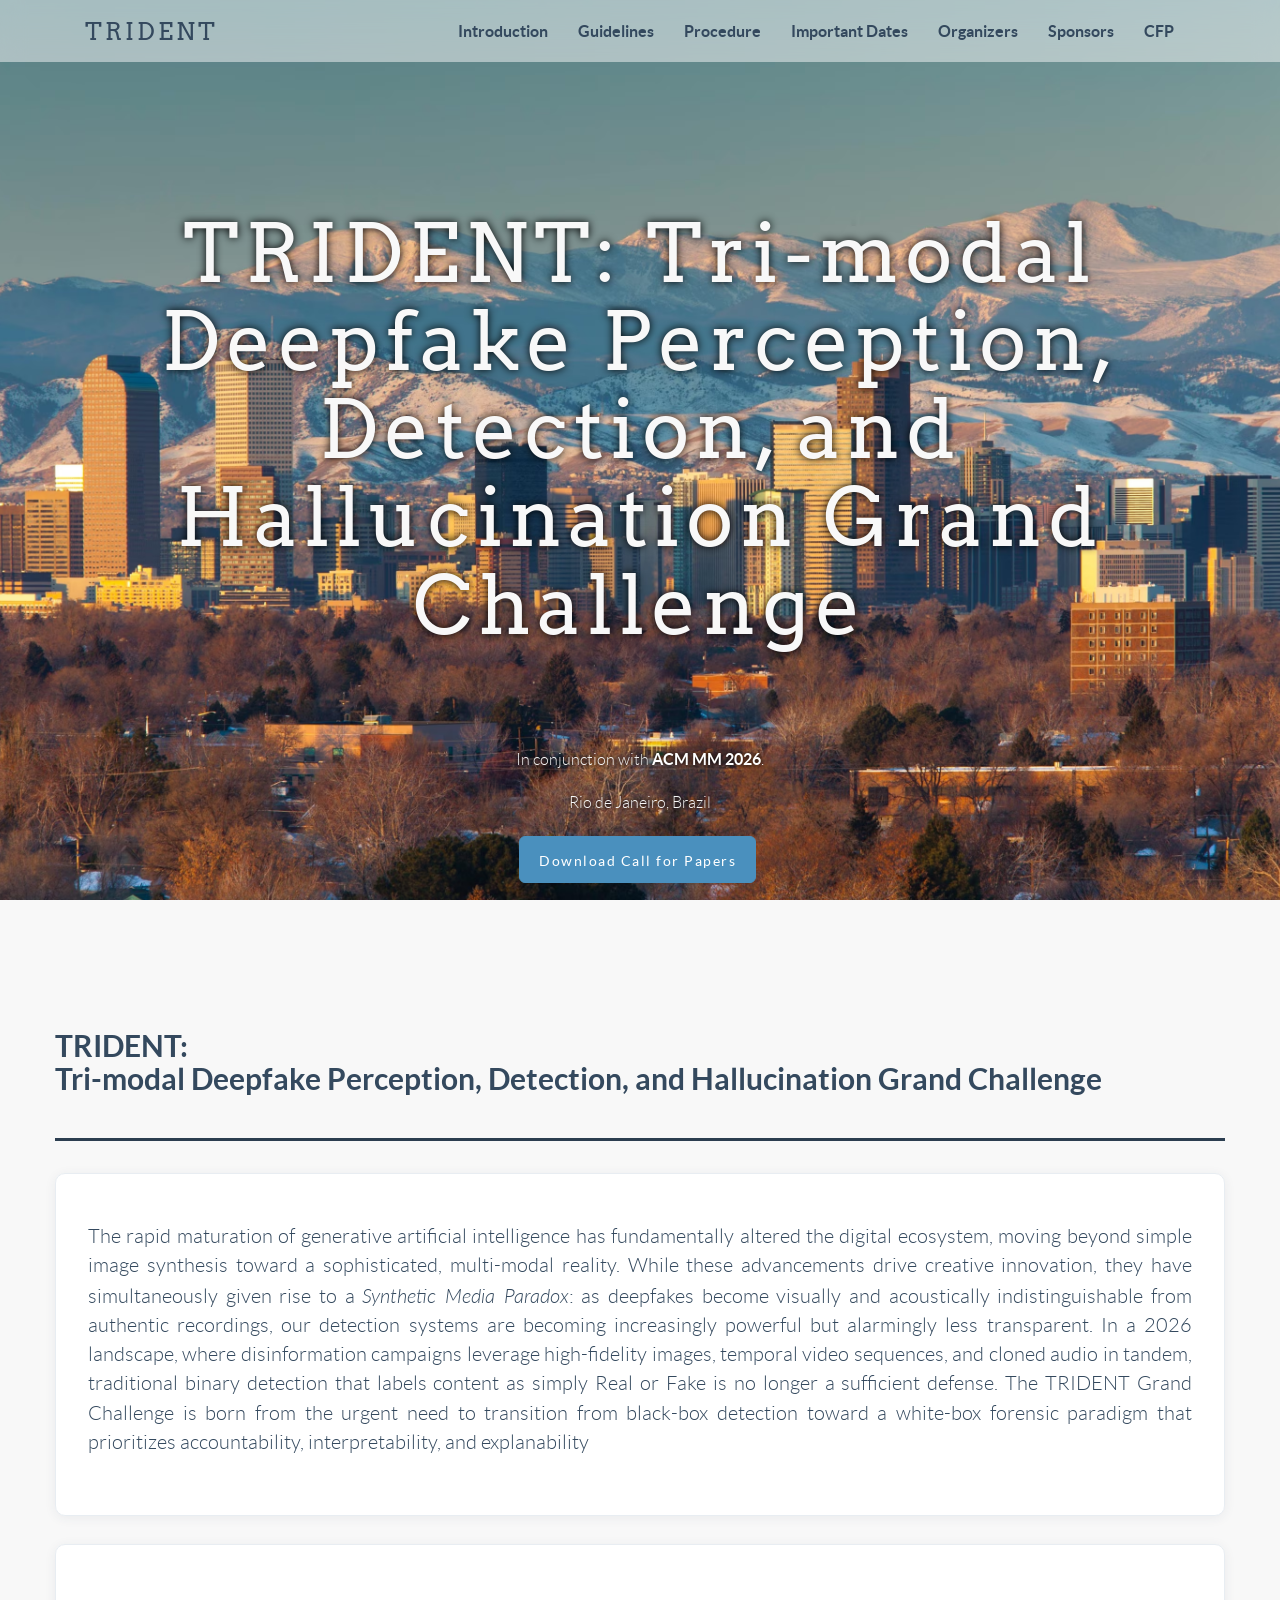
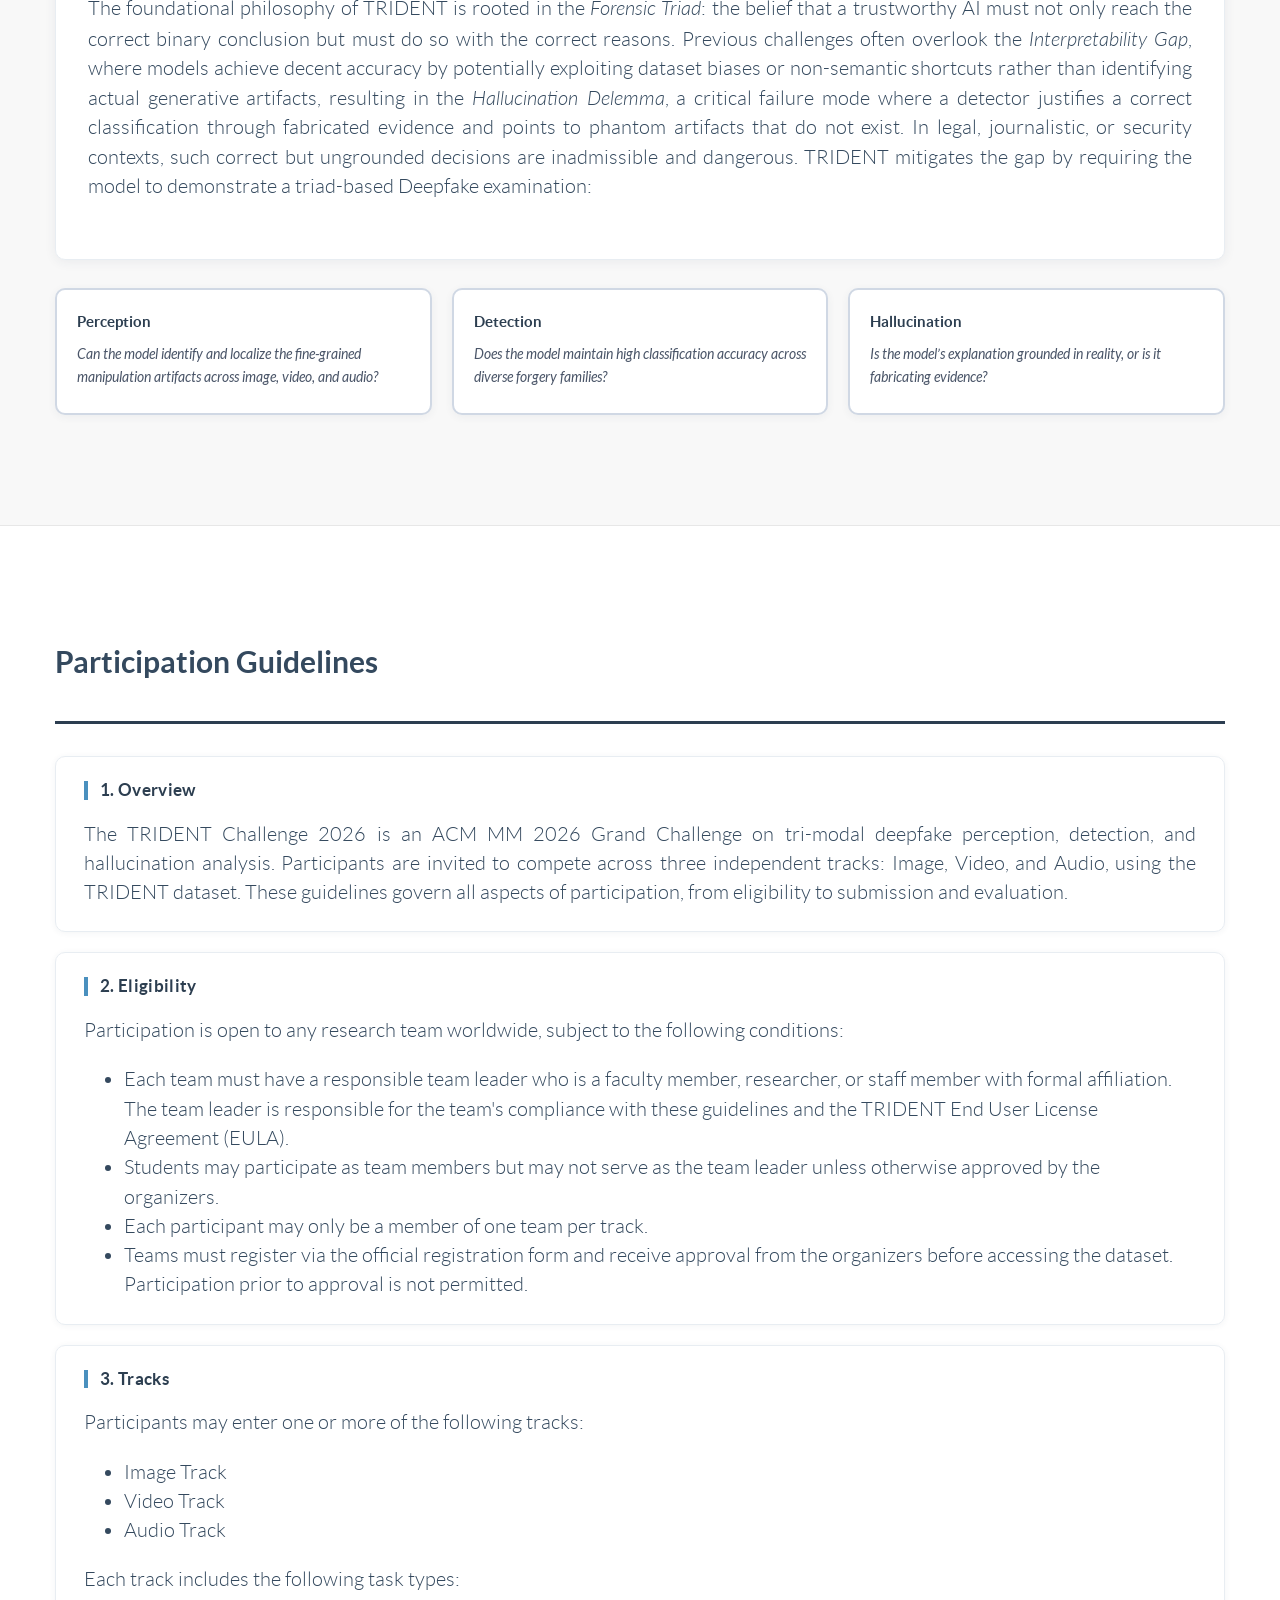
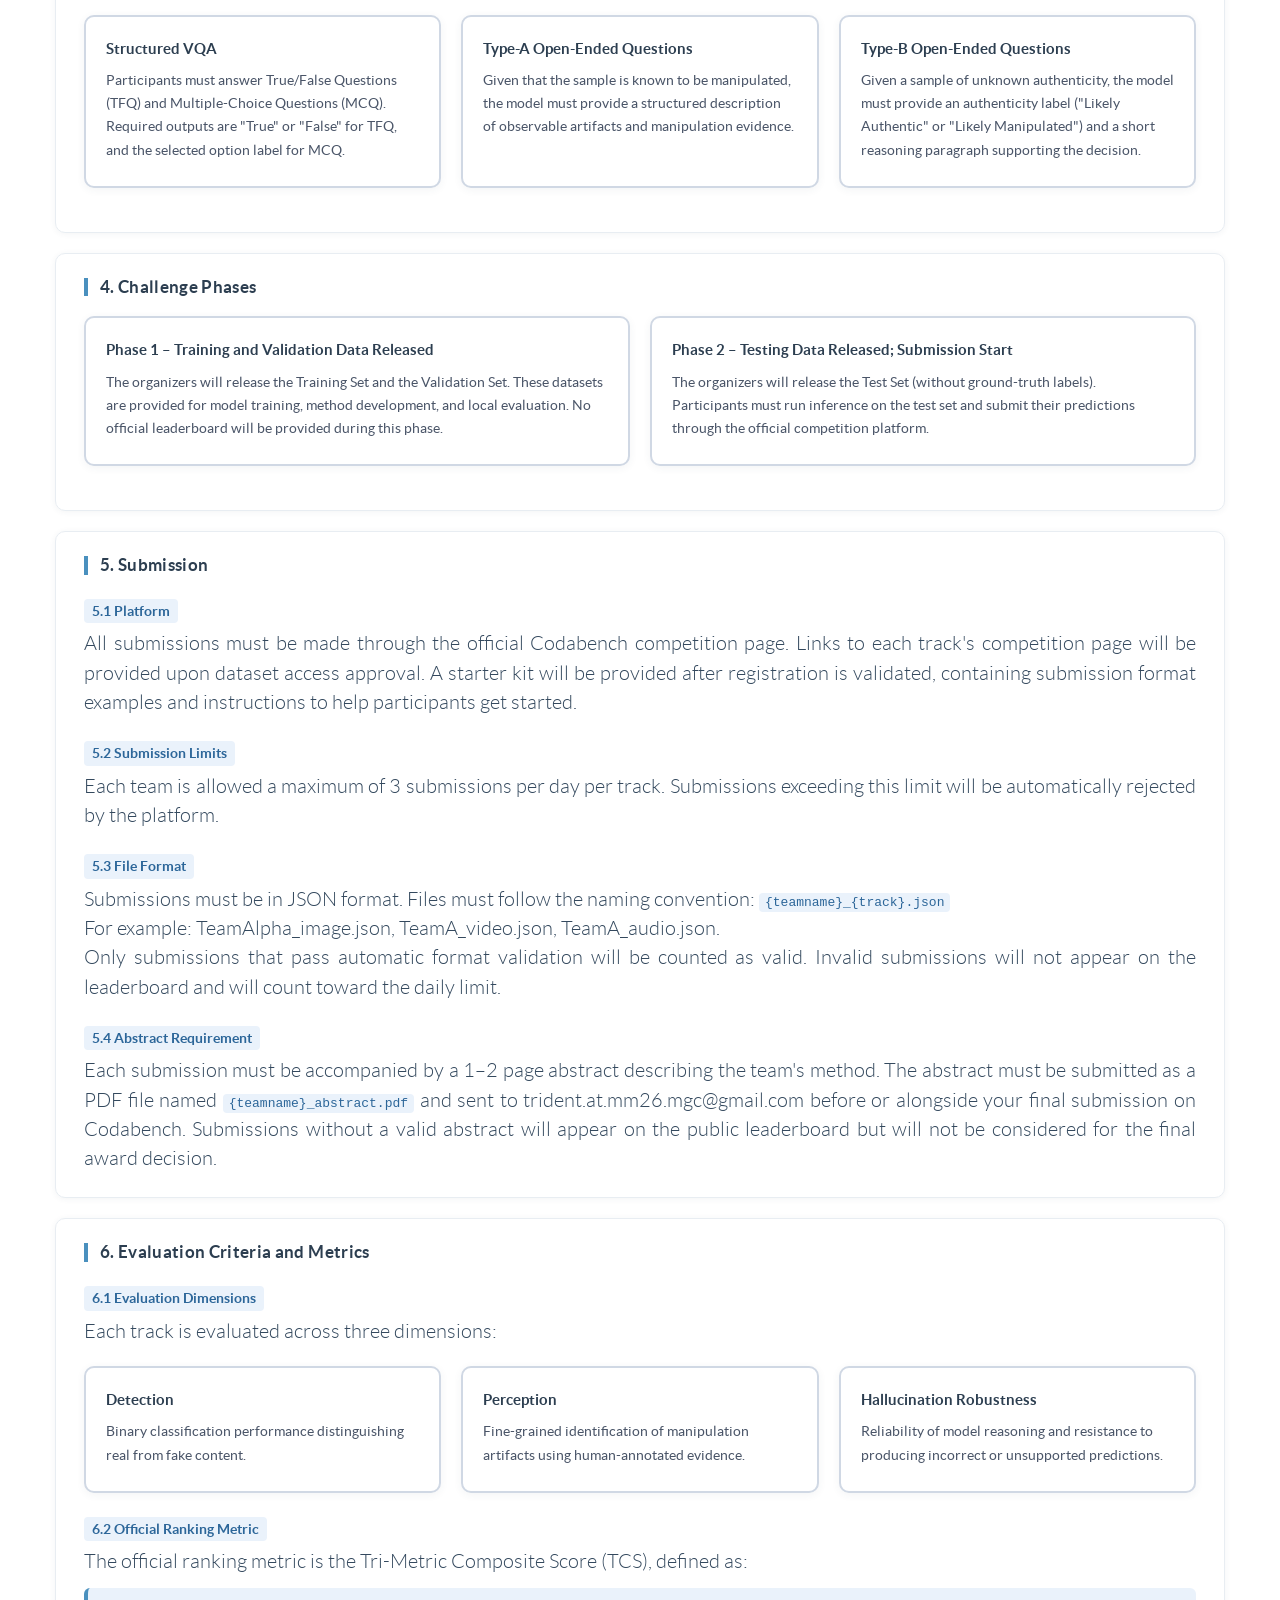
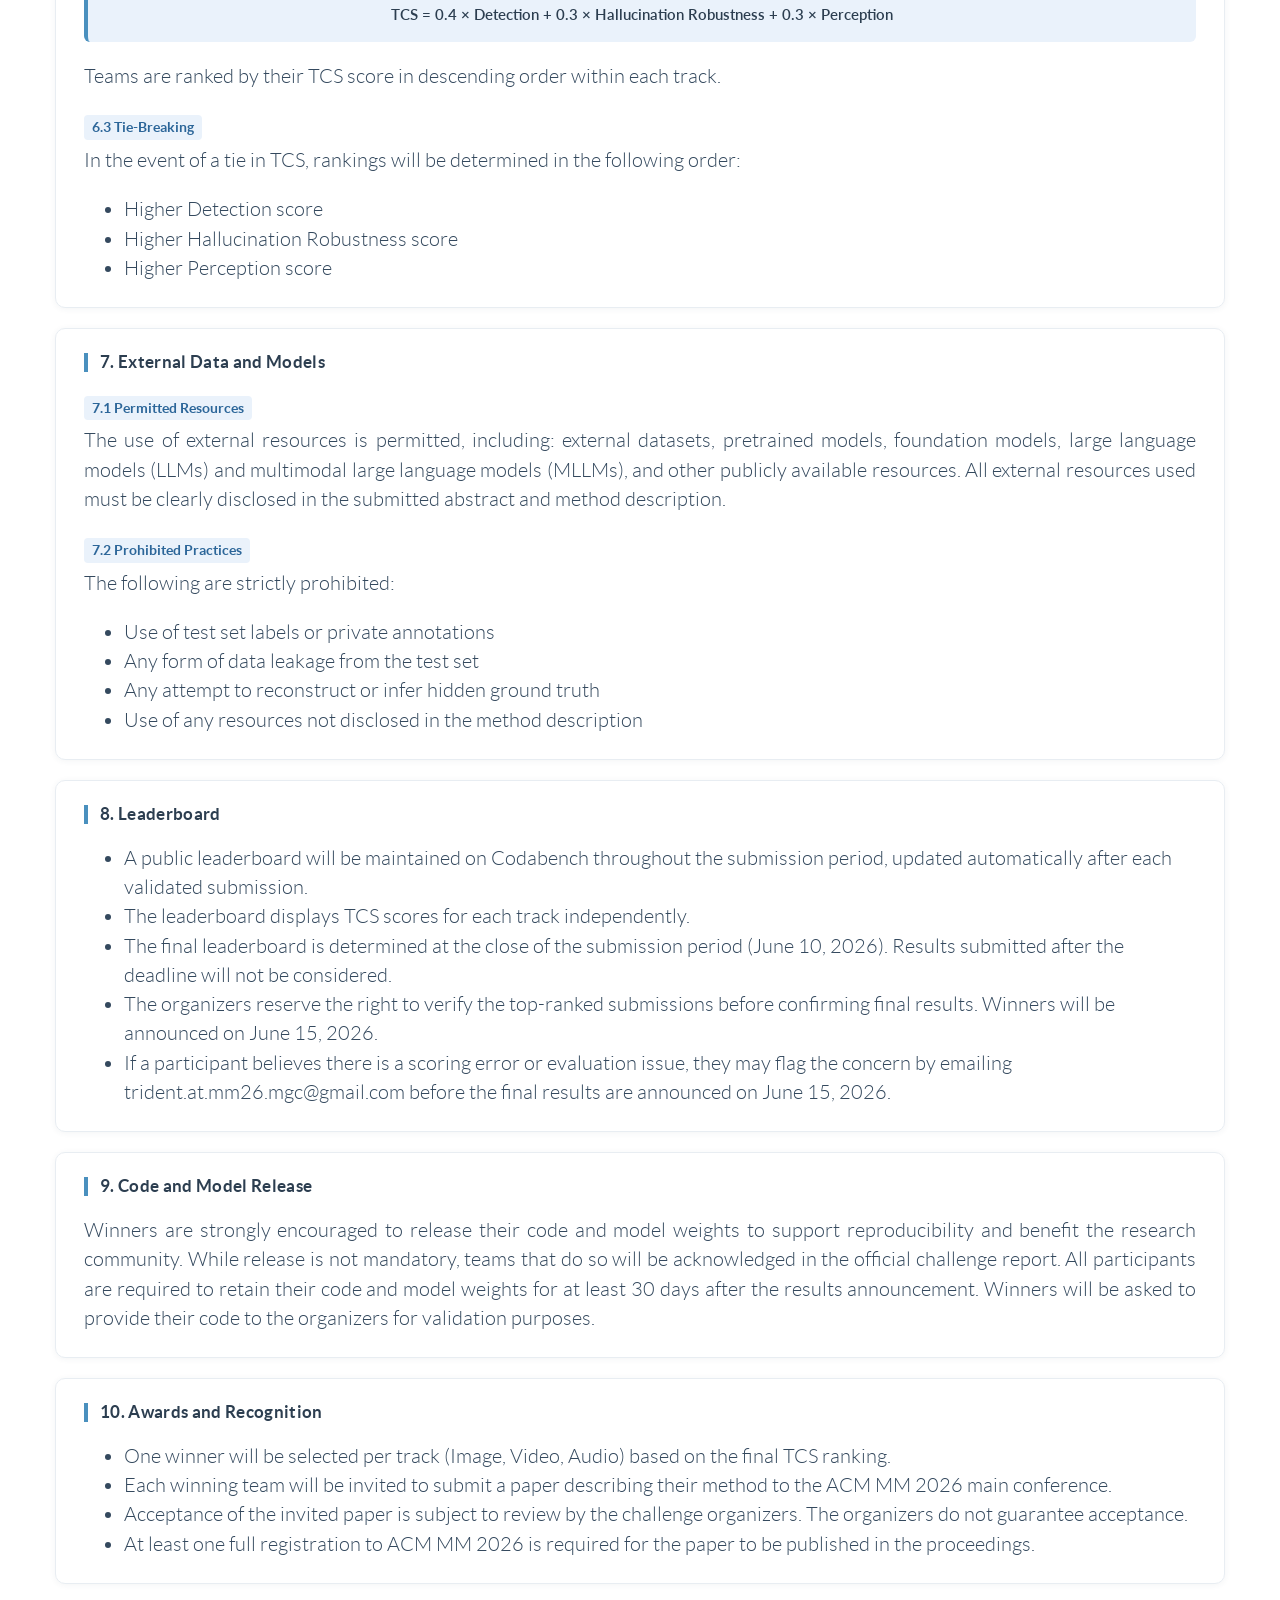
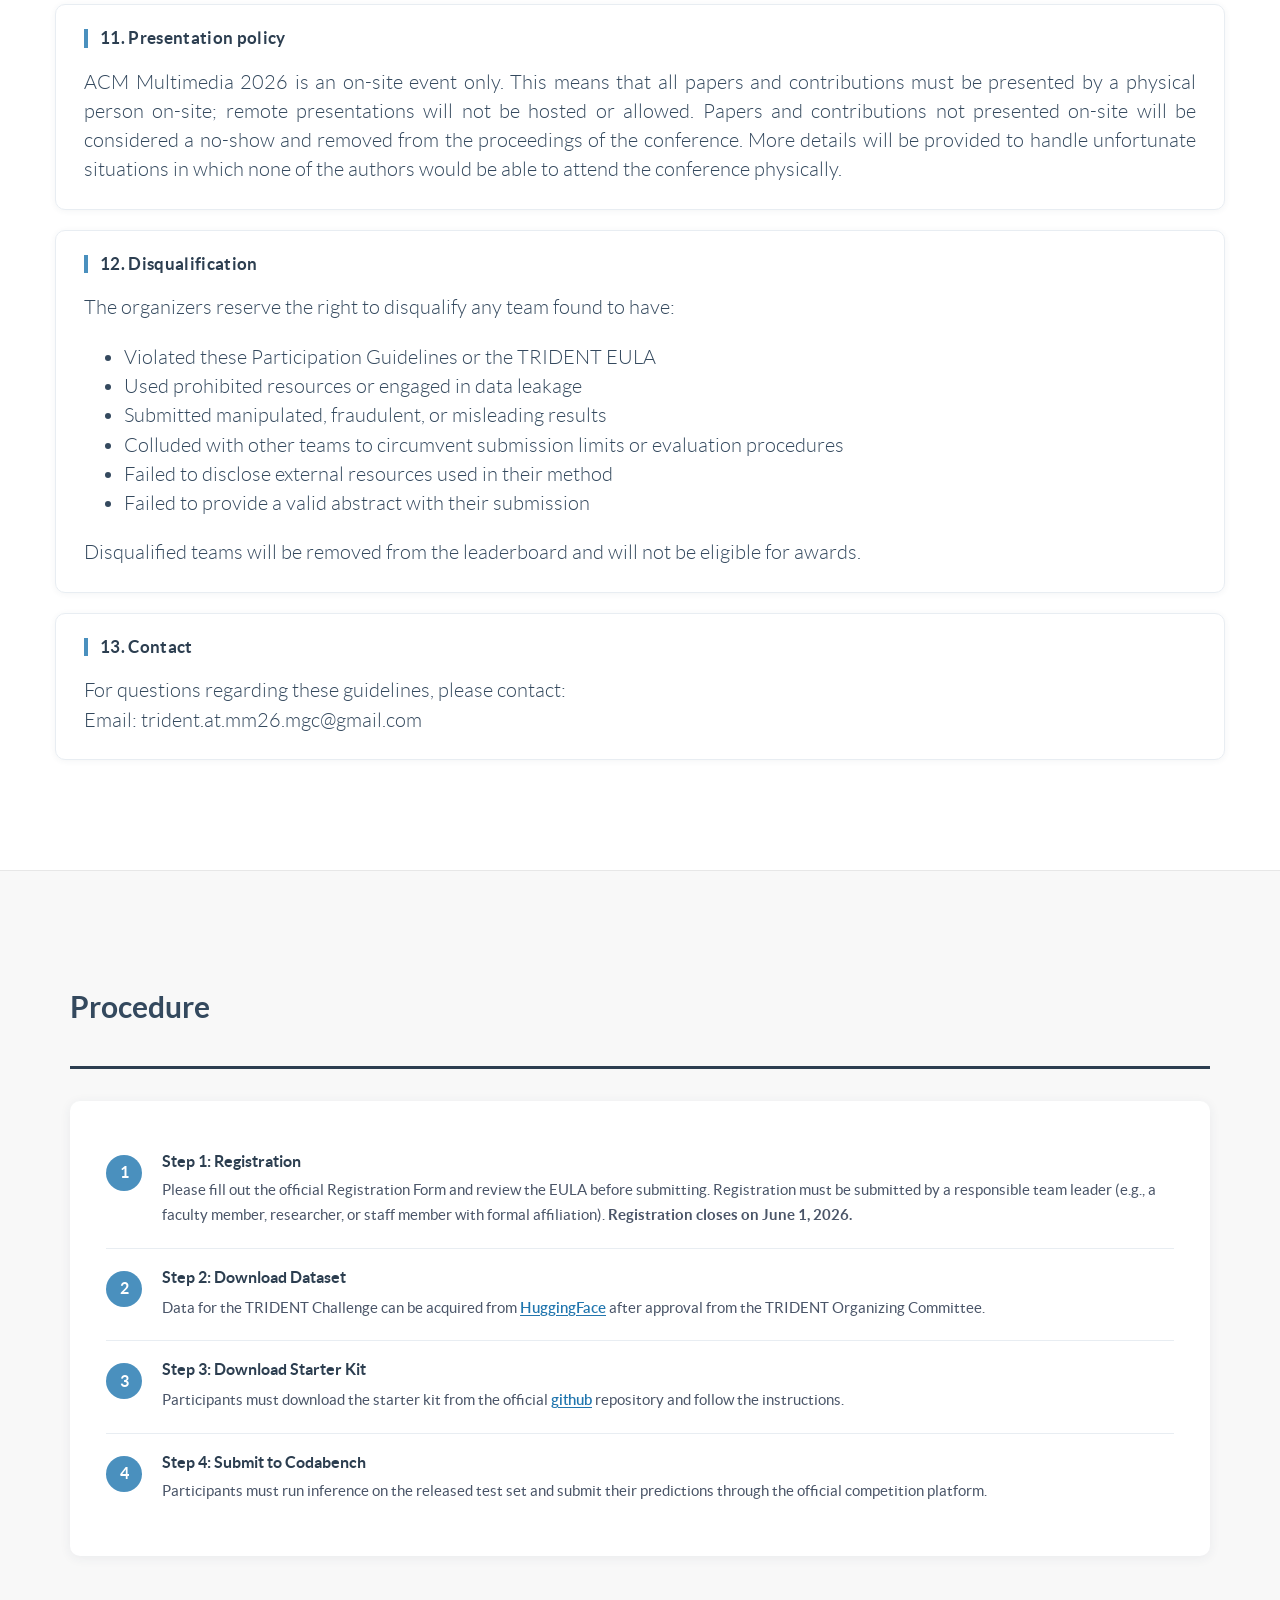
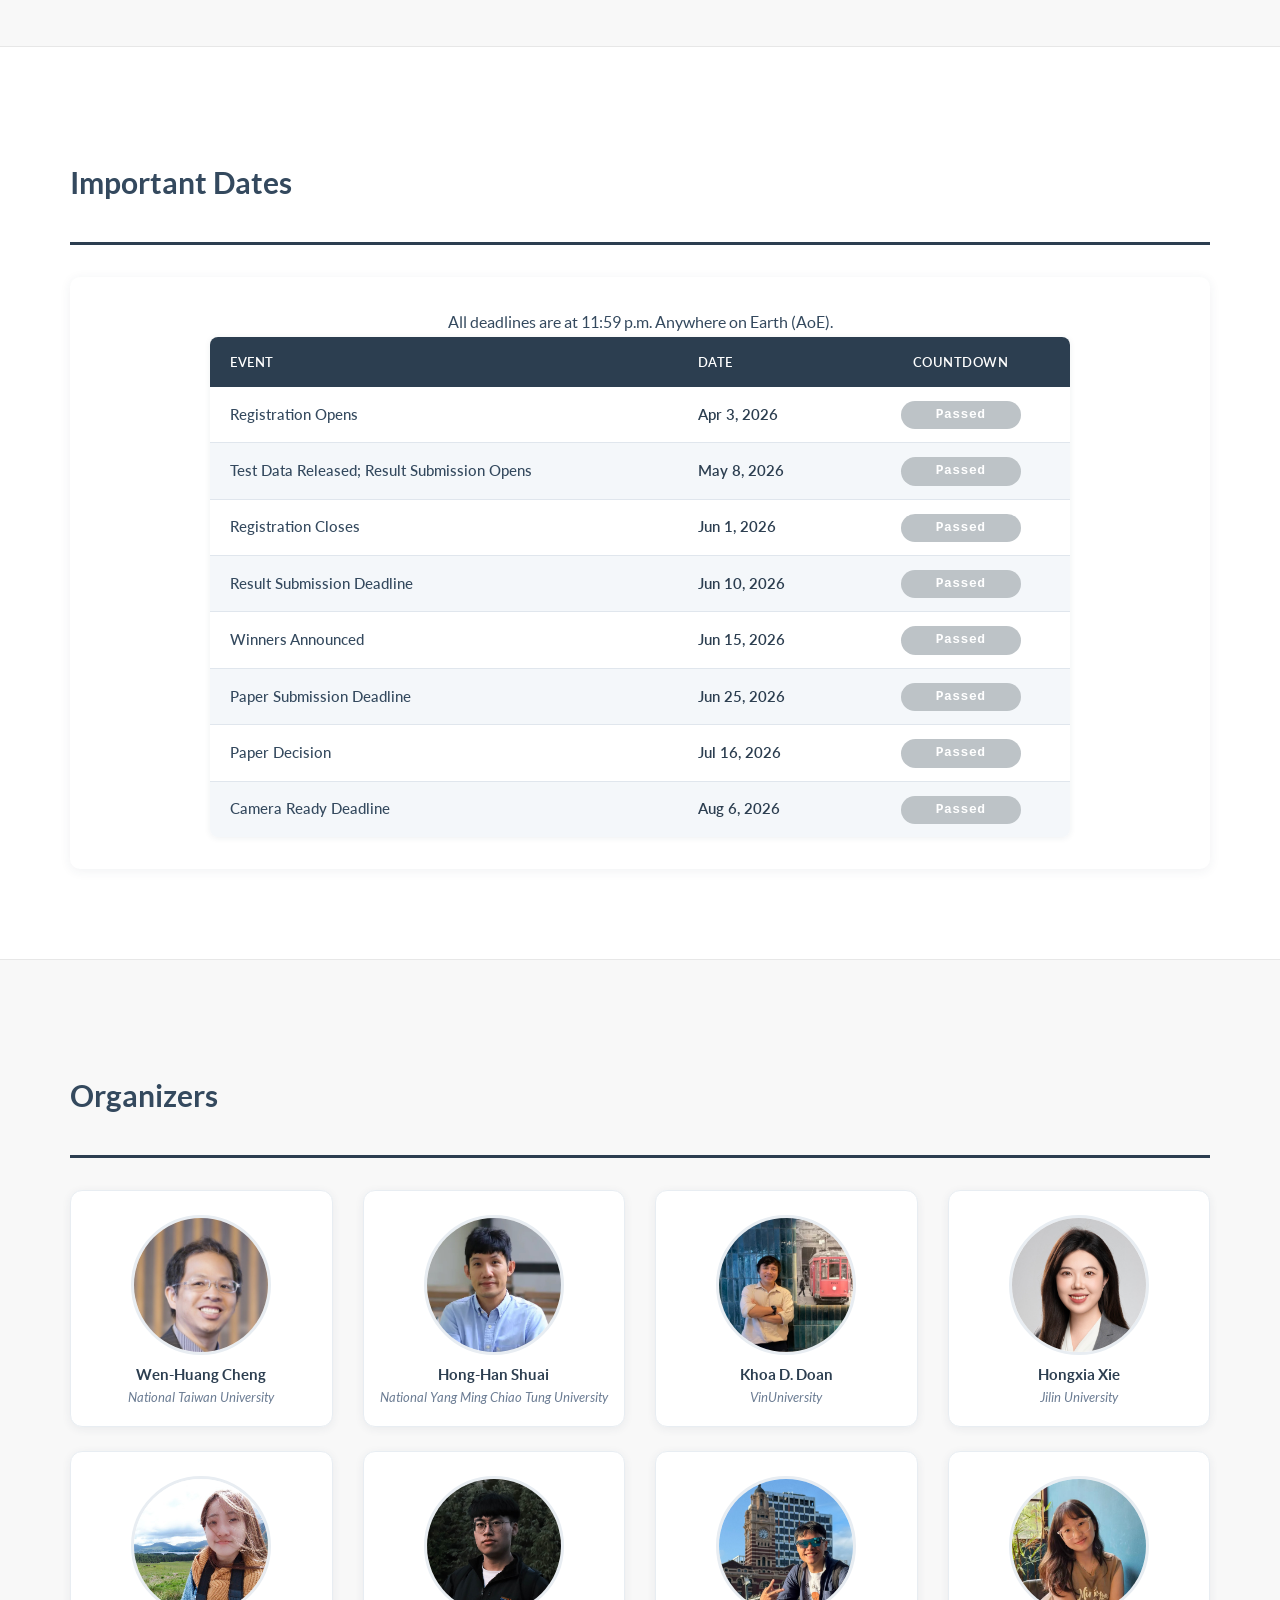
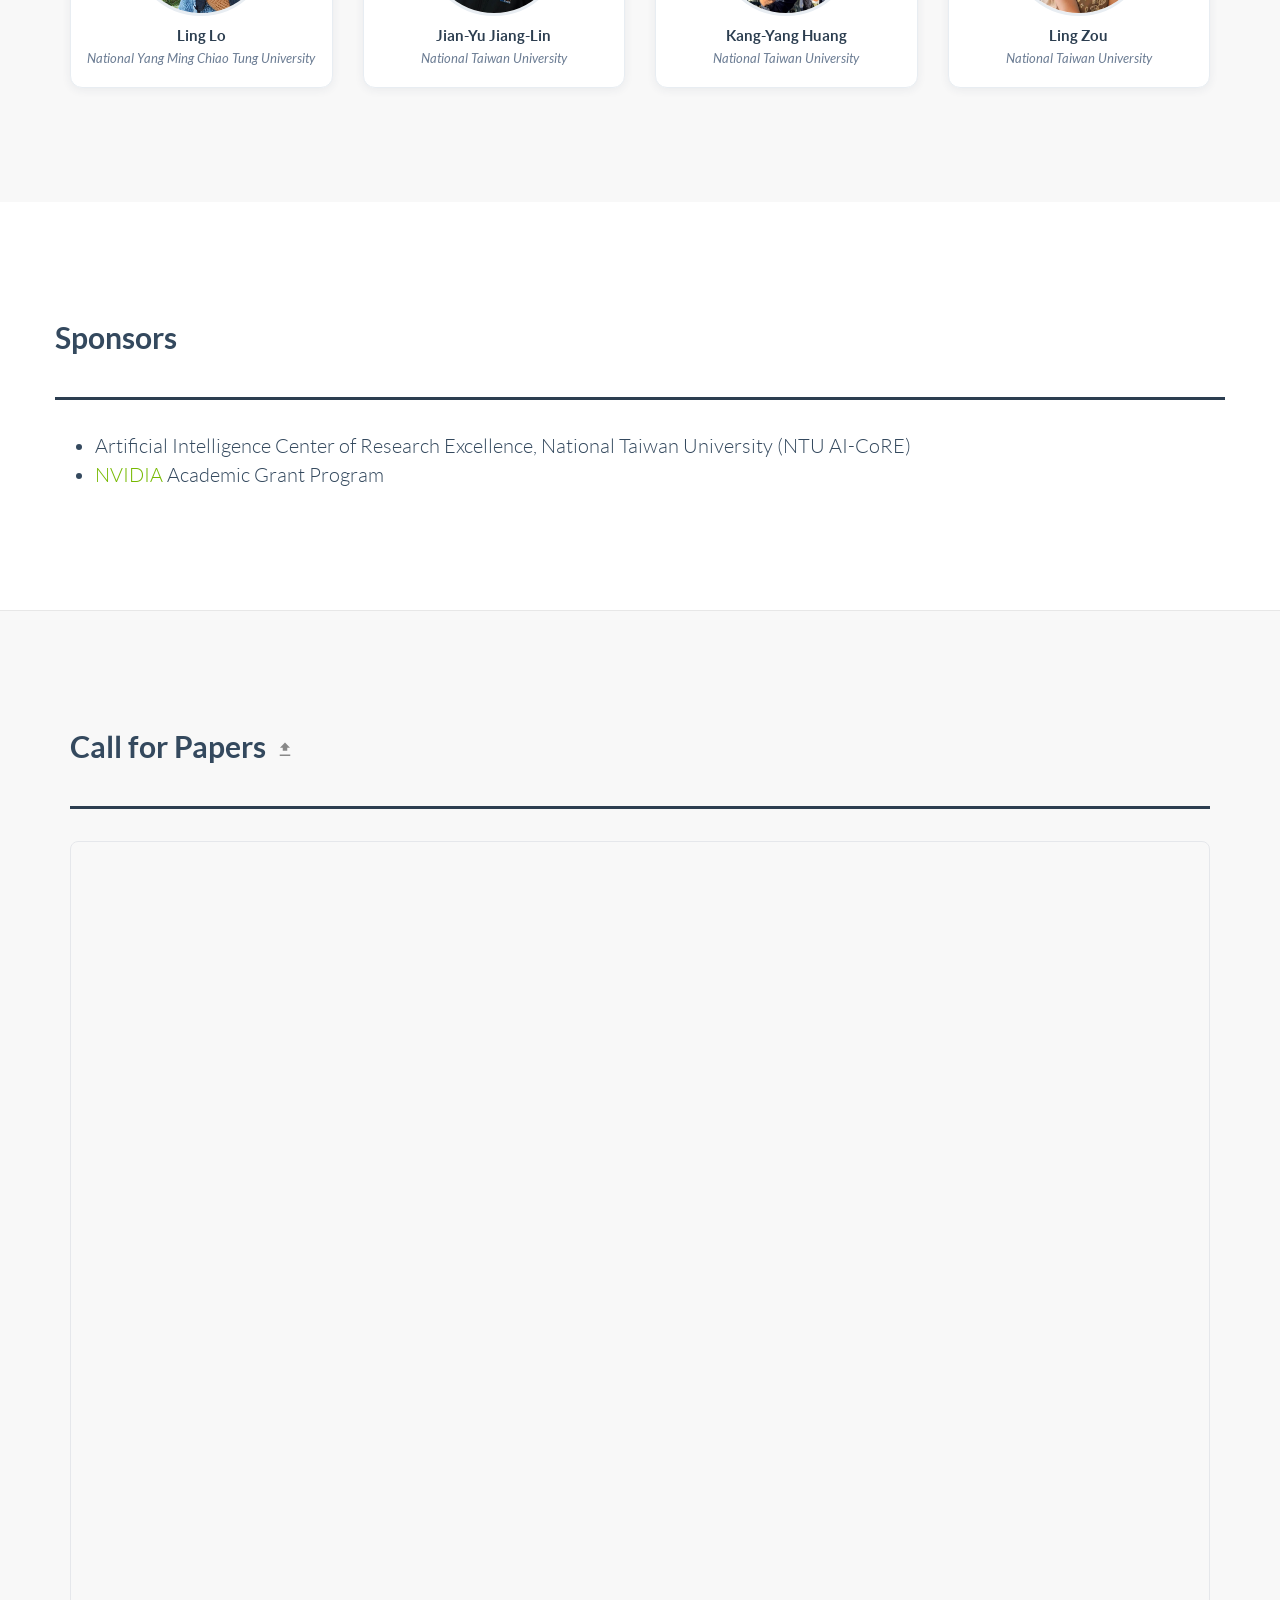
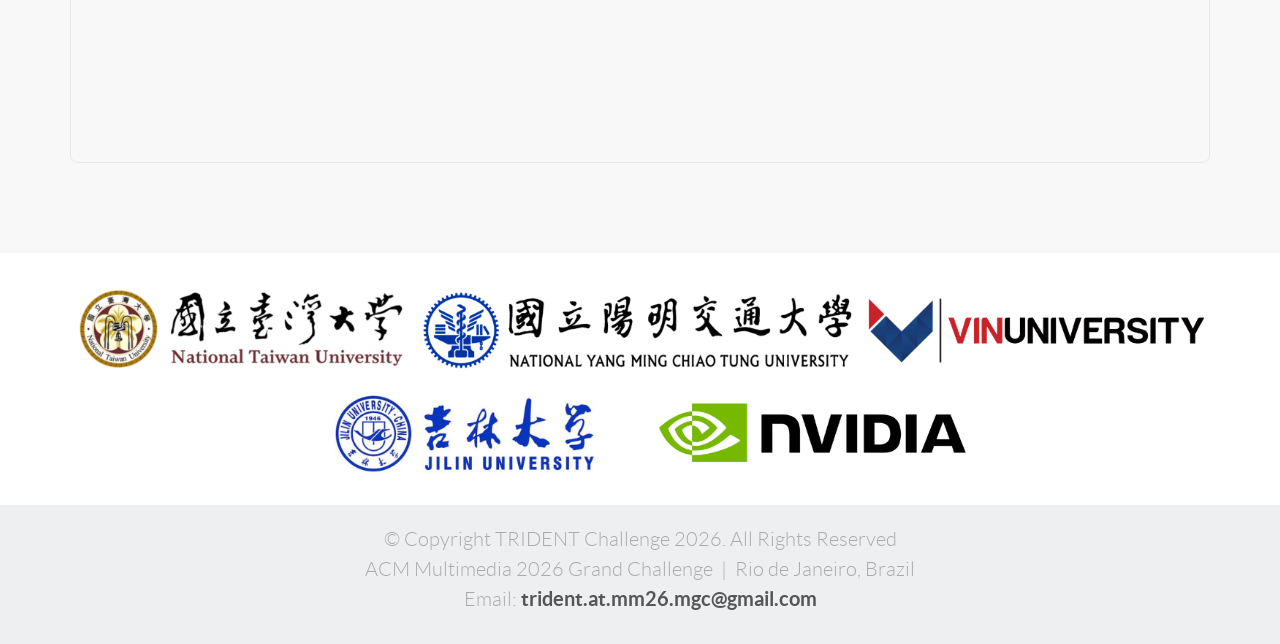
<file: index.html>
<!-- FlatFy Theme - Andrea Galanti /-->
<!doctype html>
<!--[if lt IE 7]> <html class="no-js ie6 oldie" lang="en"> <![endif]-->
<!--[if IE 7]>    <html class="no-js ie7 oldie" lang="en"> <![endif]-->
<!--[if IE 8]>    <html class="no-js ie8 oldie" lang="en"> <![endif]-->
<!--[if IE 9]>    <html class="no-js ie9" lang="en"> <![endif]-->
<!--[if gt IE 9]><!--> <html> <!--<![endif]-->
<head>
    <meta charset="utf-8">
    <meta name="viewport" content="width=device-width, user-scalable=no, initial-scale=1.0, minimum-scale=1.0, maximum-scale=1.0">
    <meta name="description" content="TRIDENT: Tri-modal Deepfake Perception, Detection, and Hallucination Grand Challenge">
    <meta name="author" content="">

    <title>TRIDENT@ACM MM 2026</title>

    <!-- Bootstrap core CSS -->
    <link href="css/bootstrap.min.css" rel="stylesheet">
 
    <!-- Custom Google Web Font -->
    <link href="font-awesome/css/font-awesome.min.css" rel="stylesheet">
    <link href='http://fonts.googleapis.com/css?family=Lato:100,300,400,700,900,100italic,300italic,400italic,700italic,900italic' rel='stylesheet' type='text/css'>
	<link href='http://fonts.googleapis.com/css?family=Arvo:400,700' rel='stylesheet' type='text/css'>
	
    <!-- Custom CSS-->
    <link href="css/general.css" rel="stylesheet">
	
	 <!-- Owl-Carousel -->
    <link href="css/custom.css" rel="stylesheet">
	<link href="css/owl.carousel.css" rel="stylesheet">
    <link href="css/owl.theme.css" rel="stylesheet">
	<link href="css/style.css" rel="stylesheet">
	<link href="css/animate.css" rel="stylesheet">
	
	<!-- Magnific Popup core CSS file -->
	<link rel="stylesheet" href="css/magnific-popup.css"> 
	
	<script src="js/modernizr-2.8.3.min.js"></script>  <!-- Modernizr /-->
	<!--[if IE 9]>
		<script src="js/PIE_IE9.js"></script>
	<![endif]-->
	<!--[if lt IE 9]>
		<script src="js/PIE_IE678.js"></script>
	<![endif]-->

	<!--[if lt IE 9]>
		<script src="js/html5shiv.js"></script>
	<![endif]-->

</head>

<body id="home">

	<!-- Preloader -->
	<div id="preloader">
		<div id="status"></div>
	</div>
	
	<!-- FullScreen -->
    <div class="intro-header-2026">
		<div class="col-xs-12 text-center abcen1">
			<h1 class="h1_home wow fadeIn" data-wow-delay="0.4s" style="text-shadow: 0 0 8px #000000;">TRIDENT: Tri-modal Deepfake Perception, Detection, and Hallucination Grand Challenge</h1>
			<h3 class="h3_home wow fadeIn" data-wow-delay="0.6s" style="text-shadow: 0px 0px 4px black, 0 0 25px black"> 
				<br></br>
				<!-- <br></br> -->
				<p>In conjunction with <a style="color:white" href="https://2026.acmmm.org/" target="_blank"><b>ACM MM 2026</b></a>. </p> 
				<p>Rio de Janeiro, Brazil</p>
				<!-- <p>Room: West 223-224</p> -->
			</h3>
			<ul class="list-inline intro-social-buttons" style="margin-top: 20px;">
				<li><a href="CFP.pdf" target="_blank" class="btn btn-lg mybutton_cyano wow fadeIn" data-wow-delay="0.8s"><span class="network-name">Download Call for Papers</span></a></li>
				<!-- Challenge has ended: registration form and EULA links hidden
				<li><a href="https://forms.gle/fSStUa853ovsmsRQ9" target="_blank" class="btn btn-lg mybutton_cyano wow fadeIn" data-wow-delay="1.0s"><span class="network-name">Registration Form</span></a></li>
				<li><a href="TRIDENT_EULA_updated.pdf" target="_blank" class="btn btn-lg mybutton_cyano wow fadeIn" data-wow-delay="0.8s"><span class="network-name">Download EULA</span></a></li>
				-->
			</ul>
		</div>
    </div>
	
	<!-- NavBar-->
	<nav class="navbar-default" role="navigation">
		<div class="container">
			<div class="navbar-header">
				<button type="button" class="navbar-toggle" data-toggle="collapse" data-target=".navbar-ex1-collapse">
					<span class="sr-only">Toggle navigation</span>
					<span class="icon-bar"></span>
					<span class="icon-bar"></span>
					<span class="icon-bar"></span>
				</button>
				<a class="navbar-brand" href="#home">TRIDENT</a>
			</div>

			<div class="collapse navbar-collapse navbar-right navbar-ex1-collapse">
				<ul class="nav navbar-nav">
					
					<li class="menuItem"><a href="#intro">Introduction</a></li>
					<li class="menuItem"><a href="#guidelines">Guidelines</a></li>
					<!-- <li class="menuItem"><a href="#registration">Registration</a></li> -->
					<li class="menuItem"><a href="#procedure">Procedure</a></li>
					<li class="menuItem"><a href="#dates">Important Dates</a></li>
					<!-- <li class="menuItem"><a href="#invited">Invited Speakers</a></li> -->
					<li class="menuItem"><a href="#organizers">Organizers</a></li>	
					<li class="menuItem"><a href="#sponsors">Sponsors</a></li>
					<li class="menuItem"><a href="#cfp">CFP</a></li>
					<!-- <li class="menuItem"><a href="#old_editions">Old Editions</a></li> -->
					<!-- <li class="menuItem"><a href="#contacts">Contacts</a></li> -->
					
				</ul>
			</div>
		   
		</div>
	</nav> 
	
	<!-- Scope -->
    <div id ="intro" class="content-section-a" style="border-top: 0; padding-top: calc(60px + 2.5em)">

        <div class="container">
			
            <div class="row">
				
                <div class="wow fadeInRightBig" data-animation-delay="200">
                    <div class="section-header section-header-left">
                        <h3 class="section-heading">TRIDENT:<br>Tri-modal Deepfake Perception, Detection, and Hallucination Grand Challenge</h3>
                    </div>
                    <div class="scope-intro">
                        <p class="lead" style="text-align:justify">
						The rapid maturation of generative artificial intelligence has fundamentally altered the digital ecosystem, moving beyond simple image synthesis toward a sophisticated, multi-modal reality. While these advancements drive creative innovation, they have simultaneously given rise to a <i>Synthetic Media Paradox</i>: as deepfakes become visually and acoustically indistinguishable from authentic recordings, our detection systems are becoming increasingly powerful but alarmingly less transparent. In a 2026 landscape, where disinformation campaigns leverage high-fidelity images, temporal video sequences, and cloned audio in tandem, traditional binary detection that labels content as simply Real or Fake is no longer a sufficient defense. The TRIDENT Grand Challenge is born from the urgent need to transition from black-box detection toward a white-box forensic paradigm that prioritizes accountability, interpretability, and explanability
					    </p>
                    </div>
                    <div class="scope-intro">
                        <p class="lead" style="text-align:justify">
						The foundational philosophy of TRIDENT is rooted in the <i>Forensic Triad</i>: the belief that a trustworthy AI must not only reach the correct binary conclusion but must do so with the correct reasons. Previous challenges often overlook the <i>Interpretability Gap</i>, where models achieve decent accuracy by potentially exploiting dataset biases or non-semantic shortcuts rather than identifying actual generative artifacts, resulting in the <i>Hallucination Delemma</i>, a critical  failure mode where a detector justifies a correct classification through fabricated evidence and points to phantom artifacts that do not exist. In legal, journalistic, or security contexts, such correct but ungrounded decisions are inadmissible and dangerous. TRIDENT mitigates the gap by requiring the model to demonstrate a triad-based Deepfake examination:
					    </p>
                    </div>
					<div class="task-card-row">
						<div class="task-card">
							<h5 class="task-card-title">Perception</h5>
							<p class="task-card-body"><em>Can the model identify and localize the fine-grained manipulation artifacts across image, video, and audio?</em></p>
						</div>
						<div class="task-card">
							<h5 class="task-card-title">Detection</h5>
							<p class="task-card-body"><em>Does the model maintain high classification accuracy across diverse forgery families?</em></p>
						</div>
						<div class="task-card">
							<h5 class="task-card-title">Hallucination</h5>
							<p class="task-card-body"><em>Is the model’s explanation grounded in reality, or is it fabricating evidence?</em></p>
						</div>
					</div>
				</div>
			</div>
            </div>
        </div>
        <!-- /.container -->
    </div>

	<!-- Call for Papers -->
    <div id ="guidelines" class="content-section-b">

        <div class="container">
			
            <div class="row">				
                <div class="wow fadeInLeftBig" data-animation-delay="200">
                    <div class="section-header section-header-left">
                        <h3 class="section-heading">Participation Guidelines</h3>
                    </div>
					<div class="guideline-panel">
						<h4 class="section-heading">1. Overview</h4>
						<p class="lead" style="text-align:justify">
							The TRIDENT Challenge 2026 is an ACM MM 2026 Grand Challenge on tri-modal deepfake perception, detection, and hallucination analysis. Participants are invited to compete across three independent tracks: Image, Video, and Audio, using the TRIDENT dataset. These guidelines govern all aspects of participation, from eligibility to submission and evaluation.
						</p>
					</div>

					<div class="guideline-panel">
						<h4 class="section-heading">2. Eligibility</h4>
						<p class="lead" style="text-align:justify">Participation is open to any research team worldwide, subject to the following conditions:</p>
						<ul class="lead">
							<li>Each team must have a responsible team leader who is a faculty member, researcher, or staff member with formal affiliation. The team leader is responsible for the team's compliance with these guidelines and the TRIDENT End User License Agreement (EULA).</li>
							<li>Students may participate as team members but may not serve as the team leader unless otherwise approved by the organizers.</li>
							<li>Each participant may only be a member of one team per track.</li>
							<li>Teams must register via the official registration form and receive approval from the organizers before accessing the dataset. Participation prior to approval is not permitted.</li>
						</ul>
					</div>

					<div class="guideline-panel">
						<h4 class="section-heading">3. Tracks</h4>
						<p class="lead" style="text-align:justify">Participants may enter one or more of the following tracks:</p>
						<ul class="lead">
							<li>Image Track</li>
							<li>Video Track</li>
							<li>Audio Track</li>
						</ul>
						<p class="lead" style="text-align:justify">Each track includes the following task types:</p>
						<div class="task-card-row">
							<div class="task-card">
								<h5 class="task-card-title">Structured VQA</h5>
								<p class="task-card-body">Participants must answer True/False Questions (TFQ) and Multiple-Choice Questions (MCQ). Required outputs are "True" or "False" for TFQ, and the selected option label for MCQ.</p>
							</div>
							<div class="task-card">
								<h5 class="task-card-title">Type-A Open-Ended Questions</h5>
								<p class="task-card-body">Given that the sample is known to be manipulated, the model must provide a structured description of observable artifacts and manipulation evidence.</p>
							</div>
							<div class="task-card">
								<h5 class="task-card-title">Type-B Open-Ended Questions</h5>
								<p class="task-card-body">Given a sample of unknown authenticity, the model must provide an authenticity label ("Likely Authentic" or "Likely Manipulated") and a short reasoning paragraph supporting the decision.</p>
							</div>
						</div>
					</div>

					<div class="guideline-panel">
						<h4 class="section-heading">4. Challenge Phases</h4>
						<div class="task-card-row">
							<div class="task-card">
								<h5 class="task-card-title">Phase 1 &ndash; Training and Validation Data Released</h5>
								<p class="task-card-body">The organizers will release the Training Set and the Validation Set. These datasets are provided for model training, method development, and local evaluation. No official leaderboard will be provided during this phase.</p>
							</div>
							<div class="task-card">
								<h5 class="task-card-title">Phase 2 &ndash; Testing Data Released; Submission Start</h5>
								<p class="task-card-body">The organizers will release the Test Set (without ground-truth labels). Participants must run inference on the test set and submit their predictions through the official competition platform.</p>
							</div>
						</div>
					</div>

					<div class="guideline-panel">
						<h4 class="section-heading">5. Submission</h4>
						<p class="lead" style="text-align:justify"><span class="sub-label">5.1 Platform</span><br>
							All submissions must be made through the official Codabench competition page. Links to each track's competition page will be provided upon dataset access approval. A starter kit will be provided after registration is validated, containing submission format examples and instructions to help participants get started.
						</p>
						<p class="lead" style="text-align:justify"><span class="sub-label">5.2 Submission Limits</span><br>
							Each team is allowed a maximum of 3 submissions per day per track. Submissions exceeding this limit will be automatically rejected by the platform.
						</p>
						<p class="lead" style="text-align:justify"><span class="sub-label">5.3 File Format</span><br>
							Submissions must be in JSON format. Files must follow the naming convention: <code>{teamname}_{track}.json</code><br>
							For example: TeamAlpha_image.json, TeamA_video.json, TeamA_audio.json.<br>
							Only submissions that pass automatic format validation will be counted as valid. Invalid submissions will not appear on the leaderboard and will count toward the daily limit.
						</p>
						<p class="lead" style="text-align:justify"><span class="sub-label">5.4 Abstract Requirement</span><br>
							Each submission must be accompanied by a 1–2 page abstract describing the team's method. The abstract must be submitted as a PDF file named <code>{teamname}_abstract.pdf</code> and sent to <a href="mailto:trident.at.mm26.mgc@gmail.com">trident.at.mm26.mgc@gmail.com</a> before or alongside your final submission on Codabench. Submissions without a valid abstract will appear on the public leaderboard but will not be considered for the final award decision.
						</p>
					</div>

					<div class="guideline-panel">
						<h4 class="section-heading">6. Evaluation Criteria and Metrics</h4>
						<p class="lead" style="text-align:justify"><span class="sub-label">6.1 Evaluation Dimensions</span><br>
							Each track is evaluated across three dimensions:
						</p>
						<div class="task-card-row">
							<div class="task-card">
								<h5 class="task-card-title">Detection</h5>
								<p class="task-card-body">Binary classification performance distinguishing real from fake content.</p>
							</div>
							<div class="task-card">
								<h5 class="task-card-title">Perception</h5>
								<p class="task-card-body">Fine-grained identification of manipulation artifacts using human-annotated evidence.</p>
							</div>
							<div class="task-card">
								<h5 class="task-card-title">Hallucination Robustness</h5>
								<p class="task-card-body">Reliability of model reasoning and resistance to producing incorrect or unsupported predictions.</p>
							</div>
						</div>
						<p class="lead" style="text-align:justify"><span class="sub-label">6.2 Official Ranking Metric</span><br>
							The official ranking metric is the Tri-Metric Composite Score (TCS), defined as:
						</p>
						<div class="formula-box">
							TCS = 0.4 &times; Detection + 0.3 &times; Hallucination Robustness + 0.3 &times; Perception
						</div>
						<p class="lead" style="text-align:justify">
							Teams are ranked by their TCS score in descending order within each track.
						</p>
						<p class="lead" style="text-align:justify"><span class="sub-label">6.3 Tie-Breaking</span><br>
							In the event of a tie in TCS, rankings will be determined in the following order:
						</p>
						<ol class="lead">
							<li>Higher Detection score</li>
							<li>Higher Hallucination Robustness score</li>
							<li>Higher Perception score</li>
						</ol>
					</div>

					<div class="guideline-panel">
						<h4 class="section-heading">7. External Data and Models</h4>
						<p class="lead" style="text-align:justify"><span class="sub-label">7.1 Permitted Resources</span><br>
							The use of external resources is permitted, including: external datasets, pretrained models, foundation models, large language models (LLMs) and multimodal large language models (MLLMs), and other publicly available resources. All external resources used must be clearly disclosed in the submitted abstract and method description.
						</p>
						<p class="lead" style="text-align:justify"><span class="sub-label">7.2 Prohibited Practices</span><br>
							The following are strictly prohibited:
						</p>
						<ul class="lead">
							<li>Use of test set labels or private annotations</li>
							<li>Any form of data leakage from the test set</li>
							<li>Any attempt to reconstruct or infer hidden ground truth</li>
							<li>Use of any resources not disclosed in the method description</li>
						</ul>
					</div>

					<div class="guideline-panel">
						<h4 class="section-heading">8. Leaderboard</h4>
						<ul class="lead">
							<li>A public leaderboard will be maintained on Codabench throughout the submission period, updated automatically after each validated submission.</li>
							<li>The leaderboard displays TCS scores for each track independently.</li>
							<li>The final leaderboard is determined at the close of the submission period (June 10, 2026). Results submitted after the deadline will not be considered.</li>
							<li>The organizers reserve the right to verify the top-ranked submissions before confirming final results. Winners will be announced on June 15, 2026.</li>
							<li>If a participant believes there is a scoring error or evaluation issue, they may flag the concern by emailing <a href="mailto:trident.at.mm26.mgc@gmail.com">trident.at.mm26.mgc@gmail.com</a> before the final results are announced on June 15, 2026.</li>
						</ul>
					</div>

					<div class="guideline-panel">
						<h4 class="section-heading">9. Code and Model Release</h4>
						<p class="lead" style="text-align:justify">
							Winners are strongly encouraged to release their code and model weights to support reproducibility and benefit the research community. While release is not mandatory, teams that do so will be acknowledged in the official challenge report. All participants are required to retain their code and model weights for at least 30 days after the results announcement. Winners will be asked to provide their code to the organizers for validation purposes.
						</p>
					</div>

					<div class="guideline-panel">
						<h4 class="section-heading">10. Awards and Recognition</h4>
						<ul class="lead">
							<li>One winner will be selected per track (Image, Video, Audio) based on the final TCS ranking.</li>
							<li>Each winning team will be invited to submit a paper describing their method to the ACM MM 2026 main conference.</li>
							<li>Acceptance of the invited paper is subject to review by the challenge organizers. The organizers do not guarantee acceptance.</li>
							<li>At least one full registration to ACM MM 2026 is required for the paper to be published in the proceedings.</li>
						</ul>
					</div>

					<div class="guideline-panel">
						<h4 class="section-heading">11. Presentation policy</h4>
						<p class="lead" style="text-align:justify">
							ACM Multimedia 2026 is an on-site event only. This means that all papers and contributions must be presented by a physical person on-site; remote presentations will not be hosted or allowed. Papers and contributions not presented on-site will be considered a no-show and removed from the proceedings of the conference. More details will be provided to handle unfortunate situations in which none of the authors would be able to attend the conference physically.
						</p>
					</div>

					<div class="guideline-panel">
						<h4 class="section-heading">12. Disqualification</h4>
						<p class="lead" style="text-align:justify">The organizers reserve the right to disqualify any team found to have:</p>
						<ul class="lead">
							<li>Violated these Participation Guidelines or the TRIDENT EULA</li>
							<li>Used prohibited resources or engaged in data leakage</li>
							<li>Submitted manipulated, fraudulent, or misleading results</li>
							<li>Colluded with other teams to circumvent submission limits or evaluation procedures</li>
							<li>Failed to disclose external resources used in their method</li>
							<li>Failed to provide a valid abstract with their submission</li>
						</ul>
						<p class="lead" style="text-align:justify">Disqualified teams will be removed from the leaderboard and will not be eligible for awards.</p>
					</div>

					<div class="guideline-panel">
						<h4 class="section-heading">13. Contact</h4>
						<p class="lead" style="text-align:justify">
							For questions regarding these guidelines, please contact:<br>
							Email: <a href="mailto:trident.at.mm26.mgc@gmail.com">trident.at.mm26.mgc@gmail.com</a>
						</p>
					</div>
					
				</div>  
            </div>
        </div>
        <!-- /.container -->
    </div>

	<!-- Registration - challenge has ended, section hidden
	<div id="registration" class="content-section-a">
		<div class="container">
			<div class="section-header section-header-left">
				<h3 class="section-heading">Registration</h3>
			</div>
			<p class="lead" style="text-align:justify">
				The challenge registration is open from April 3, 2026 to June 1, 2026. Please note that each team must be registered by a responsible team leader (e.g., a faculty member, researcher, or staff member with formal affiliation).
			</p>
			<ul class="list-inline" style="margin-top: 24px;">
				<li><a href="https://forms.gle/fSStUa853ovsmsRQ9" target="_blank" class="btn btn-lg mybutton_cyano wow fadeIn" data-wow-delay="1.0s"><span class="network-name">Registration Form</span></a></li>
				<li><a href="TRIDENT_EULA_updated.pdf" target="_blank" class="btn btn-lg mybutton_cyano wow fadeIn" data-wow-delay="0.8s"><span class="network-name">Download EULA</span></a></li>
			</ul>
		</div>
	</div>
	-->




	<!-- Procedure -->
	<!-- NOTE: section background classes below shifted a<->b because the Registration section is commented out; restore if it is re-enabled -->
	<div id="procedure" class="content-section-a">
		<div class="container">
			<div class="section-header section-header-left">
				<h3 class="section-heading">Procedure</h3>
			</div>
			<div class="content-block">
				<div class="procedure-step">
					<div class="procedure-step-icon">1</div>
					<div class="procedure-step-body">
						<h5 class="procedure-step-title">Step 1: Registration</h5>
						<p class="procedure-step-desc">
							<!-- Challenge has ended: Registration Form / EULA hyperlinks commented out, text kept -->
							Please fill out the official <!-- <a href="https://forms.gle/fSStUa853ovsmsRQ9" target="_blank"> -->Registration Form<!-- </a> --> and review the <!-- <a href="TRIDENT_EULA_updated.pdf" target="_blank"> -->EULA<!-- </a> --> before submitting. Registration must be submitted by a responsible team leader (e.g., a faculty member, researcher, or staff member with formal affiliation). <strong>Registration closes on June 1, 2026.</strong>
						</p>
					</div>
				</div>
				<div class="procedure-divider"></div>
				<div class="procedure-step">
					<div class="procedure-step-icon">2</div>
					<div class="procedure-step-body">
						<h5 class="procedure-step-title">Step 2: Download Dataset</h5>
						<p class="procedure-step-desc">
							Data for the TRIDENT Challenge can be acquired from <a href="https://huggingface.co/datasets/j1anglin/trident" target="_blank">HuggingFace</a> after approval from the TRIDENT Organizing Committee.
						</p>
					</div>
				</div>
				<div class="procedure-divider"></div>
				<div class="procedure-step">
					<div class="procedure-step-icon">3</div>
					<div class="procedure-step-body">
						<h5 class="procedure-step-title">Step 3: Download Starter Kit</h5>
						<p class="procedure-step-desc">
							Participants must download the starter kit from the official <a href="https://github.com/j1anglin/TRIDENT_MM26MGC" target="_blank">github</a> repository and follow the instructions.
						</p>
					</div>
				</div>
				<div class="procedure-divider"></div>
				<div class="procedure-step">
					<div class="procedure-step-icon">4</div>
					<div class="procedure-step-body">
						<h5 class="procedure-step-title">Step 4: Submit to Codabench</h5>
						<p class="procedure-step-desc">
							Participants must run inference on the released test set and submit their predictions through the official competition platform.
						</p>
					</div>
				</div>
			</div>
		</div>
	</div>

	<!-- Important Dates -->
    <div id ="dates" class="content-section-b">

        <div class="container">
            <div class="section-header section-header-left">
                <h3 class="section-heading">Important Dates</h3>
            </div>

            <div class="content-block slide-in-bottom">
                <p style="text-align: center; margin-bottom: var(--spacing-md);">
                    All deadlines are at 11:59 p.m. <a href="https://www.timeanddate.com/time/zones/aoe" target="_blank">Anywhere on Earth (AoE)</a>.
                </p>

                <div class="table-responsive">
                    <table class="dates-table">
                        <thead>
                            <tr>
                                <th>Event</th>
                                <th>Date</th>
                                <th>Countdown</th>
                            </tr>
                        </thead>
                        <tbody>
                            <tr>
                                <th scope="row">Registration Opens</th>
                                <td>Apr 3, 2026</td>
                                <td><span class="countdown" data-deadline="2026-04-04T11:59:00Z"></span></td>
                            </tr>
                            <tr>
                                <th scope="row">Test Data Released; Result Submission Opens</th>
                                <td>May 8, 2026</td>
                                <td><span class="countdown" data-deadline="2026-05-09T11:59:00Z"></span></td>
                            </tr>
                            <tr>
                                <th scope="row">Registration Closes</th>
                                <td>Jun 1, 2026</td>
                                <td><span class="countdown" data-deadline="2026-06-02T11:59:00Z"></span></td>
                            </tr>
                            <tr>
                                <th scope="row">Result Submission Deadline</th>
                                <td>Jun 10, 2026</td>
                                <td><span class="countdown" data-deadline="2026-06-11T11:59:00Z"></span></td>
                            </tr>
                            <tr>
                                <th scope="row">Winners Announced</th>
                                <td>Jun 15, 2026</td>
                                <td><span class="countdown" data-deadline="2026-06-16T11:59:00Z"></span></td>
                            </tr>
                            <tr>
                                <th scope="row">Paper Submission Deadline</th>
                                <td>Jun 25, 2026</td>
                                <td><span class="countdown" data-deadline="2026-06-26T11:59:00Z"></span></td>
                            </tr>
                            <tr>
                                <th scope="row">Paper Decision</th>
                                <td>Jul 16, 2026</td>
                                <td><span class="countdown" data-deadline="2026-07-17T11:59:00Z"></span></td>
                            </tr>
                            <tr>
                                <th scope="row">Camera Ready Deadline</th>
                                <td>Aug 6, 2026</td>
                                <td><span class="countdown" data-deadline="2026-08-07T11:59:00Z"></span></td>
                            </tr>
                        </tbody>
                    </table>
                </div>
            </div>
        </div>
    </div>

	
	<!-- Organizers -->
    <div id="organizers" class="content-section-a">
		
		<div class="container">
			<div class="section-header section-header-left">
				<h3 class="section-heading">Organizers</h3>
			</div>
			<div class="row">
				<div class="col-sm-3 wow fadeInRightBig" data-animation-delay="0">
					<div class="organizer-card">
						<img class="img-responsive" src="img/organizer/whc.jpg" alt="Wen-Huang Cheng">
						<h4>Wen-Huang Cheng</h4>
						<h5>National Taiwan University</h5>
					</div>
				</div>
				<div class="col-sm-3 wow fadeInRightBig" data-animation-delay="100">
					<div class="organizer-card">
						<img class="img-responsive" src="img/organizer/hhshuai.jpg" alt="Hong-Han Shuai">
						<h4>Hong-Han Shuai</h4>
						<h5>National Yang Ming Chiao Tung University</h5>
					</div>
				</div>
				<div class="col-sm-3 wow fadeInRightBig" data-animation-delay="200">
					<div class="organizer-card">
						<img class="img-responsive" src="img/organizer/khoa.jpg" alt="Khoa D. Doan">
						<h4>Khoa D. Doan</h4>
						<h5>VinUniversity</h5>
					</div>
				</div>
				<div class="col-sm-3 wow fadeInRightBig" data-animation-delay="300">
					<div class="organizer-card">
						<img class="img-responsive" src="img/organizer/hxx.jpg" alt="Hongxia Xie">
						<h4>Hongxia Xie</h4>
						<h5>Jilin University</h5>
					</div>
				</div>
			</div>
			<div class="row">
				<div class="col-sm-3 wow fadeInRightBig" data-animation-delay="0">
					<div class="organizer-card">
						<img class="img-responsive" src="img/organizer/Lynn.jpg" alt="Ling Lo">
						<h4>Ling Lo</h4>
						<h5>National Yang Ming Chiao Tung University</h5>
					</div>
				</div>
				<div class="col-sm-3 wow fadeInRightBig" data-animation-delay="100">
					<div class="organizer-card">
						<img class="img-responsive" src="img/organizer/jy.jpg" alt="Jian-Yu Jiang-Lin">
						<h4>Jian-Yu Jiang-Lin</h4>
						<h5>National Taiwan University</h5>
					</div>
				</div>
				<div class="col-sm-3 wow fadeInRightBig" data-animation-delay="200">
					<div class="organizer-card">
						<img class="img-responsive" src="img/organizer/ky.jpg" alt="Kang-Yang Huang">
						<h4>Kang-Yang Huang</h4>
						<h5>National Taiwan University</h5>
					</div>
				</div>
				<div class="col-sm-3 wow fadeInRightBig" data-animation-delay="300">
					<div class="organizer-card">
						<img class="img-responsive" src="img/organizer/Ling.jpg" alt="Ling Zou">
						<h4>Ling Zou</h4>
						<h5>National Taiwan University</h5>
					</div>
				</div>
			</div>
		</div>
    </div>

	<!-- Program Committee -->
    <div id ="sponsors" class="content-section-b" style="border-top: 0">
        <div class="container">			
            <div class="row">				
                <div class="wow fadeInLeftBig" data-animation-delay="200">
                    <div class="section-header section-header-left">
                        <h3 class="section-heading">Sponsors</h3>
                    </div>
					<ul class="lead">
						<li>Artificial Intelligence Center of Research Excellence, National Taiwan University (NTU AI-CoRE)</li>
						<li><span style="color:#76B900">NVIDIA</span> Academic Grant Program</li>
					</ul>
				</div>   
            </div>
        </div>
        <!-- /.container -->
    </div>

	<!-- Call for Papers -->
	<div id ="cfp" class="content-section-a" style="border-top: 0">
		<div class="container">
			<div class="wow fadeInLeftBig" data-animation-delay="200">
				<div class="section-header section-header-left">
                        <h3 class="section-heading">Call for Papers <a href="CFP.pdf" target="_blank" class="cfp-download" title="Download PDF"><svg viewBox="0 0 24 24" width="18" height="18" fill="currentColor"><path d="M5 20h14v-2H5v2zm7-18L5.33 9h3.67v4h6V9h3.67L12 2z"/></svg></a></h3>
                    </div>
				<div class="cfp-embed">
					<iframe src="CFP.pdf" title="Call for Papers"></iframe>
				</div>
			</div>
		</div>
	</div>

    <div style="background:#ffffff; padding: 30px 0; text-align:center;">
        <div class="container">
            <img src="img/logo.png" alt="Participant Logos" style="max-width:100%; height:auto;">
        </div>
    </div>

    <footer>
		<div class="container">
			<div class="row">
                <div class="wow fadeInLeftBig" data-animation-delay="200">
                    <p class="lead" style="text-align:center;color:white">
						<span style="color:#aaaaaa">&copy; Copyright TRIDENT Challenge 2026. All Rights Reserved</span><br>
						<span style="color:#aaaaaa">ACM Multimedia 2026 Grand Challenge &nbsp;|&nbsp; Rio de Janeiro, Brazil</span><br>
						<span style="color:#aaaaaa">Email: <a href="mailto:trident.at.mm26.mgc@gmail.com" style="color:#565656">trident.at.mm26.mgc@gmail.com</a></span>
					</p>
				</div>
            </div>
		</div>
	</footer>

    <!-- JavaScript -->
    <script src="js/jquery-1.10.2.js"></script>
    <script src="js/bootstrap.js"></script>
	<script src="js/owl.carousel.js"></script>
	<script src="js/script.js"></script>
	<!-- StikyMenu -->
	<script src="js/stickUp.min.js"></script>
	<script type="text/javascript">
	  jQuery(function($) {
		$(document).ready( function() {
		  $('.navbar-default').stickUp();
		  
		});
	  });
	
	</script>
	<!-- Smoothscroll -->
	<script type="text/javascript" src="js/jquery.corner.js"></script> 
	<script src="js/wow.min.js"></script>
	<script>
	 new WOW().init();
	</script>
	<script src="js/classie.js"></script>
	<script src="js/uiMorphingButton_inflow.js"></script>
	<!-- Magnific Popup core JS file -->
	<script src="js/jquery.magnific-popup.js"></script>
	<!-- Countdown timers -->
	<script>
	(function() {
		function updateCountdowns() {
			var spans = document.querySelectorAll('.countdown[data-deadline]');
			var now = Date.now();
			spans.forEach(function(el) {
				var deadline = new Date(el.getAttribute('data-deadline')).getTime();
				var diff = deadline - now;
				if (diff <= 0) {
					el.textContent = 'Passed';
					el.classList.add('countdown-passed');
					return;
				}
				var d = Math.floor(diff / 86400000);
				var h = Math.floor((diff % 86400000) / 3600000);
				var m = Math.floor((diff % 3600000) / 60000);
				var s = Math.floor((diff % 60000) / 1000);
				el.textContent = d + 'd ' + h + 'h ' + m + 'm ' + s + 's';
			});
		}
		updateCountdowns();
		setInterval(updateCountdowns, 1000);
	})();
	</script>
</body>

</html>
</file>
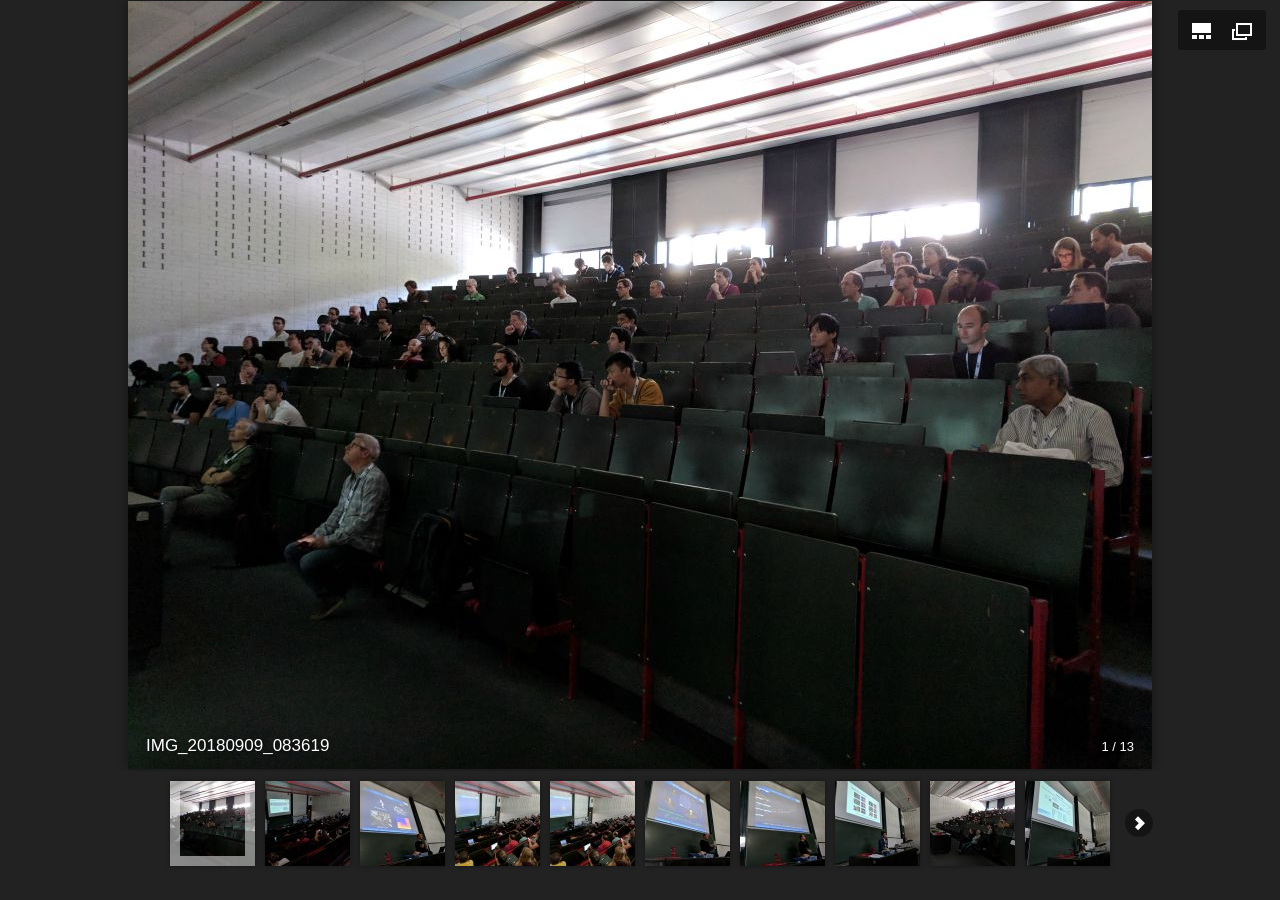
<file: gallery/index.html>
<!DOCTYPE html>
<html lang="en">
<head>
	<title>MULA 2018 Gallery</title>
	<meta charset="utf-8" />
	<meta name="viewport" id="jb-viewport" content="width=device-width, initial-scale=1.0, minimum-scale=1, maximum-scale=1, user-scalable=0" />
	<meta name="description" content="" />

	<!-- START OPEN GRAPH TAGS-->
	<meta property="og:title" content="Juicebox Gallery" />
	<meta property="og:type" content="website" />
	<meta property="og:url" content="" />
	<meta property="og:image" content="" />
	<meta property="og:description" content="" />
	<!-- END OPEN GRAPH TAGS-->

	<style type="text/css">
	body {
		margin: 0px;
	}
	</style>
</head>
<body>
	<!--START JUICEBOX EMBED-->
	<script src="jbcore/juicebox.js"></script>
	<script>
	new juicebox({
		containerId: 'juicebox-container',
		galleryWidth: '100%',
		galleryHeight: '100%',
		backgroundColor: 'rgba(34,34,34,1)'
	});
	</script>
	<div id="juicebox-container"></div>
	<!--END JUICEBOX EMBED-->
</body>
</html>
</file>
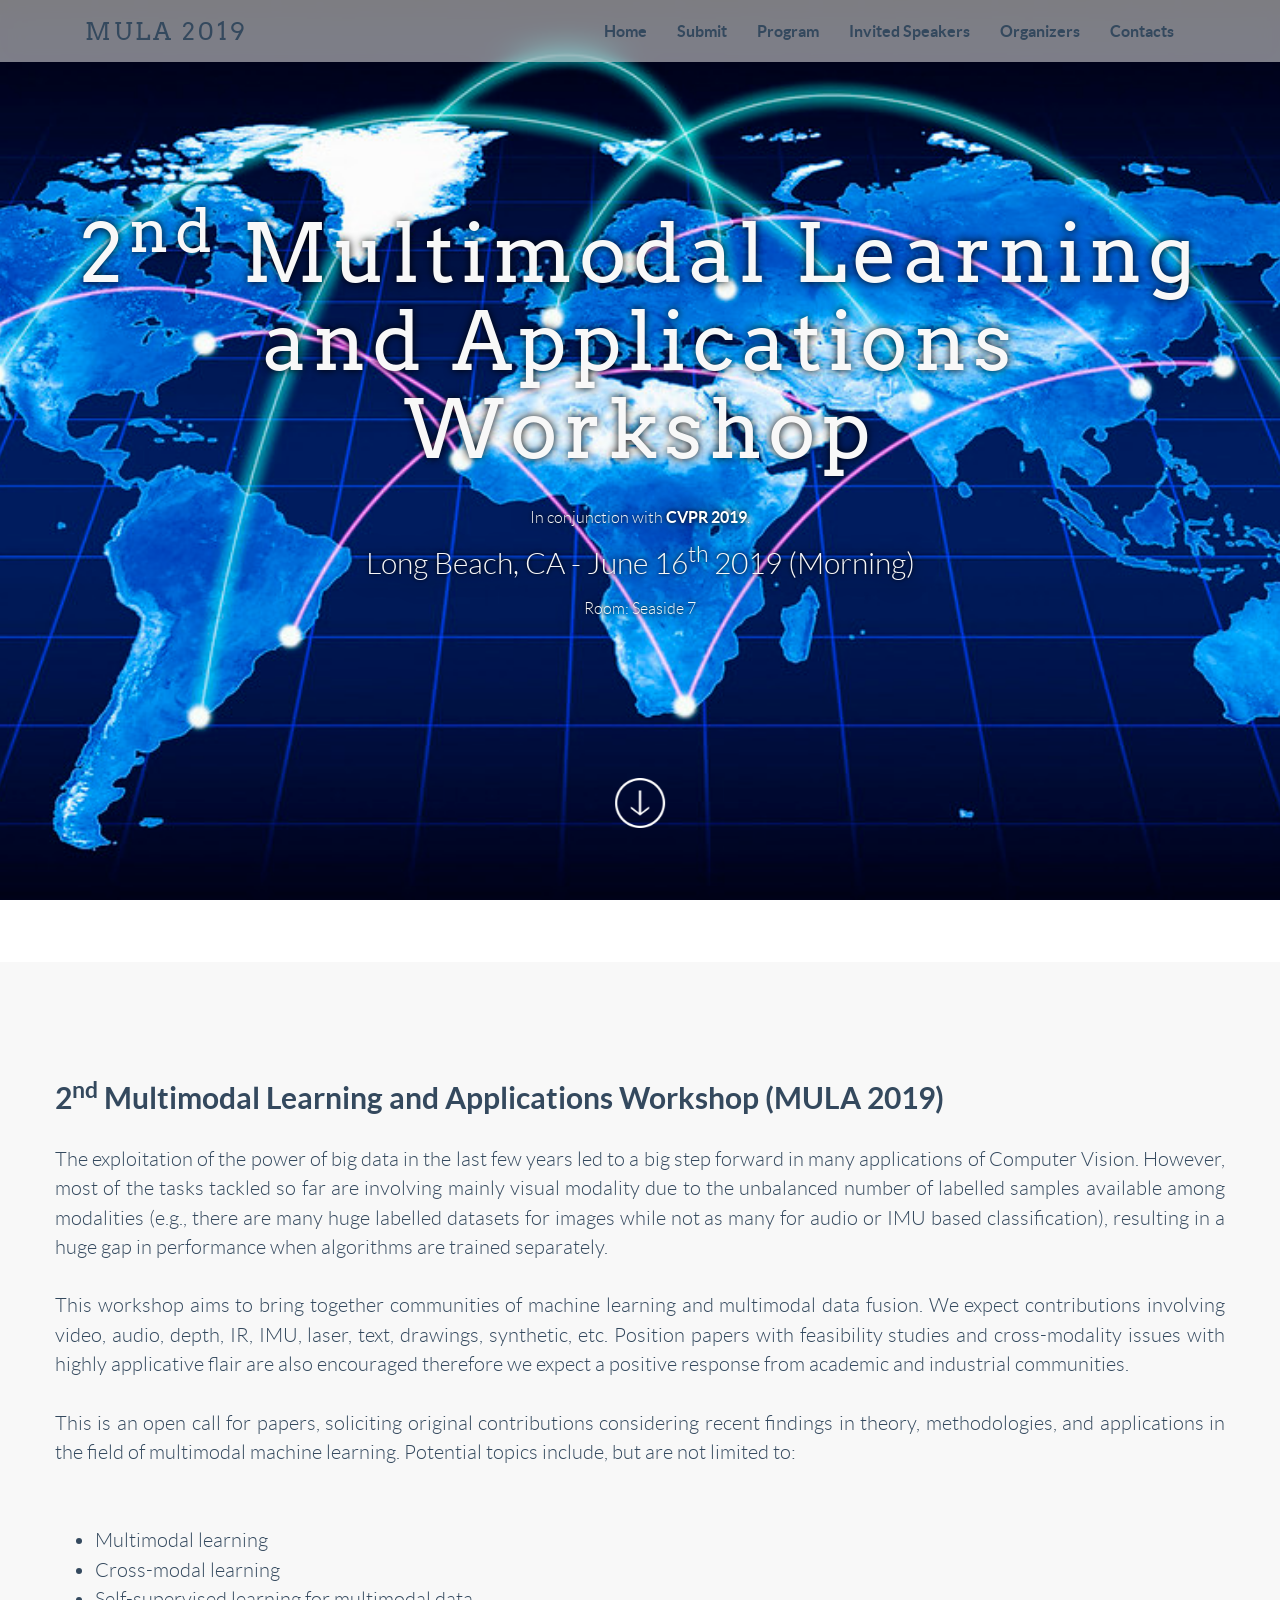
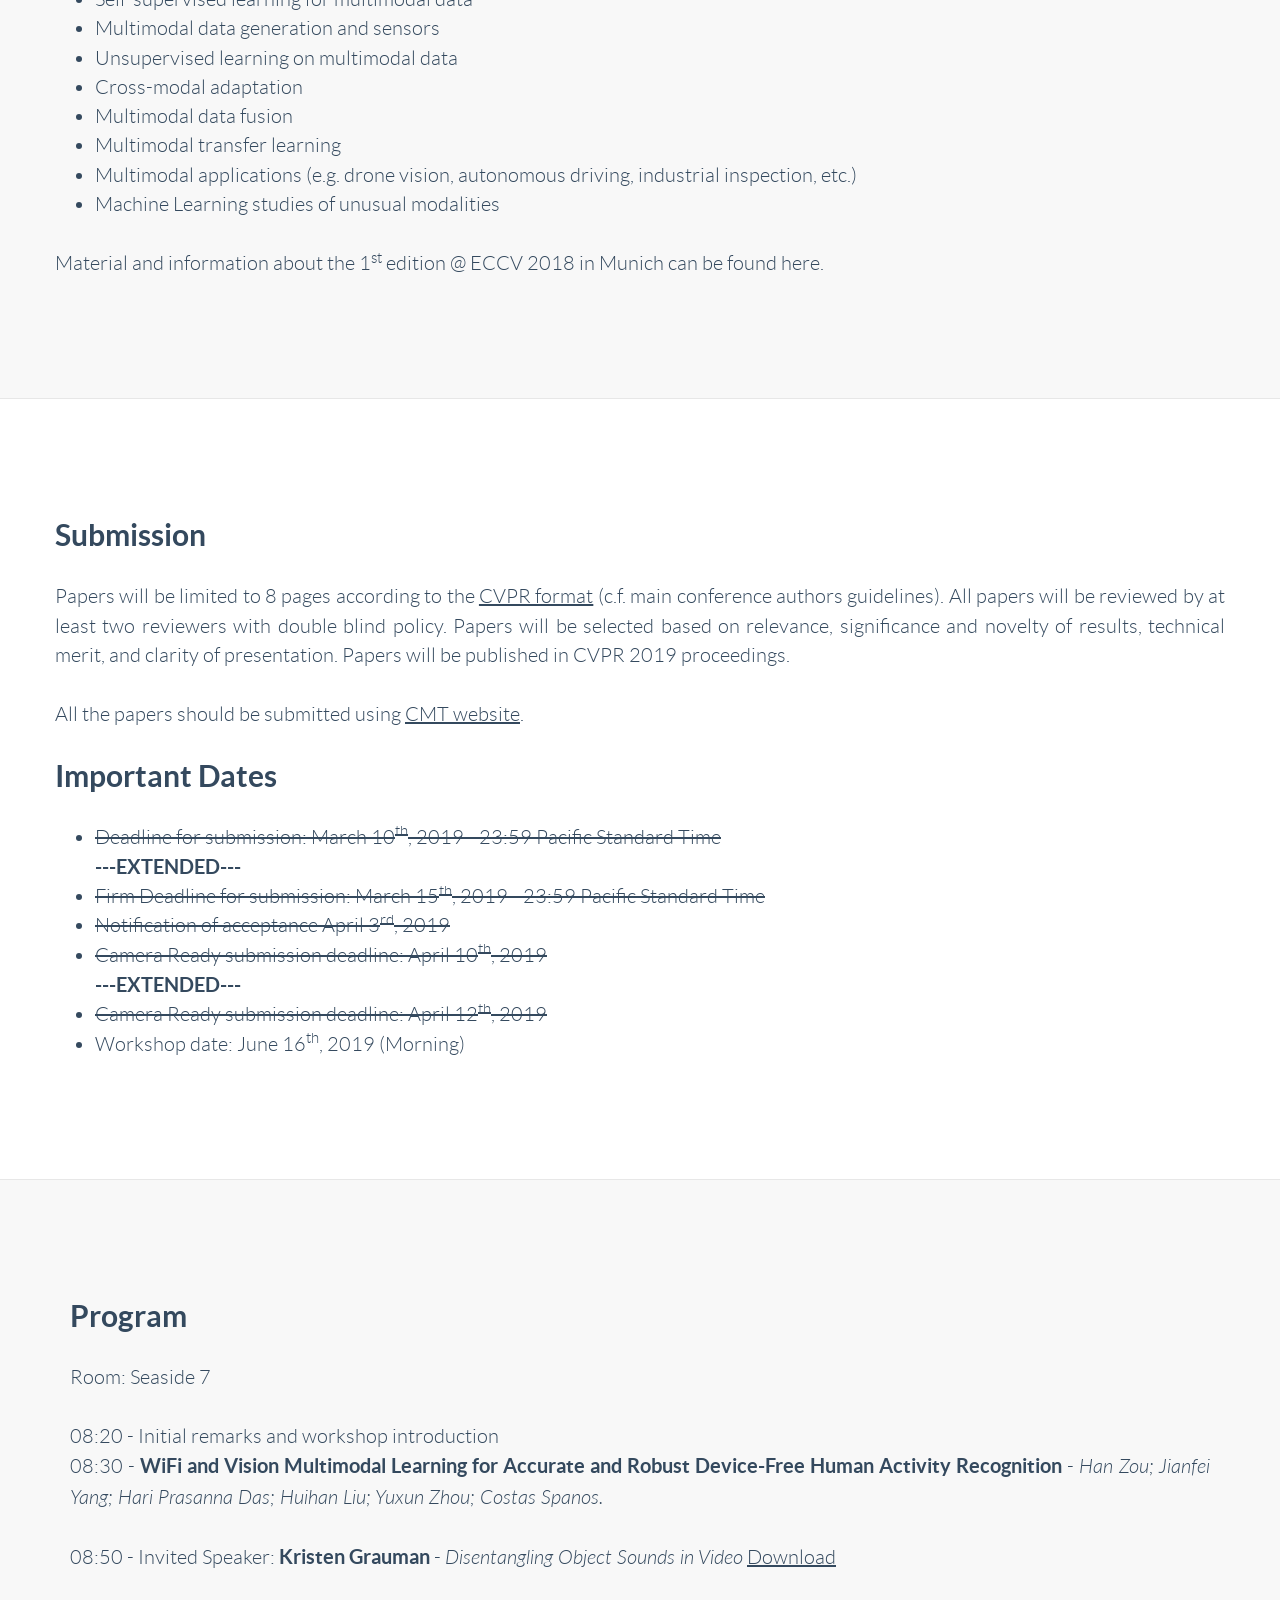
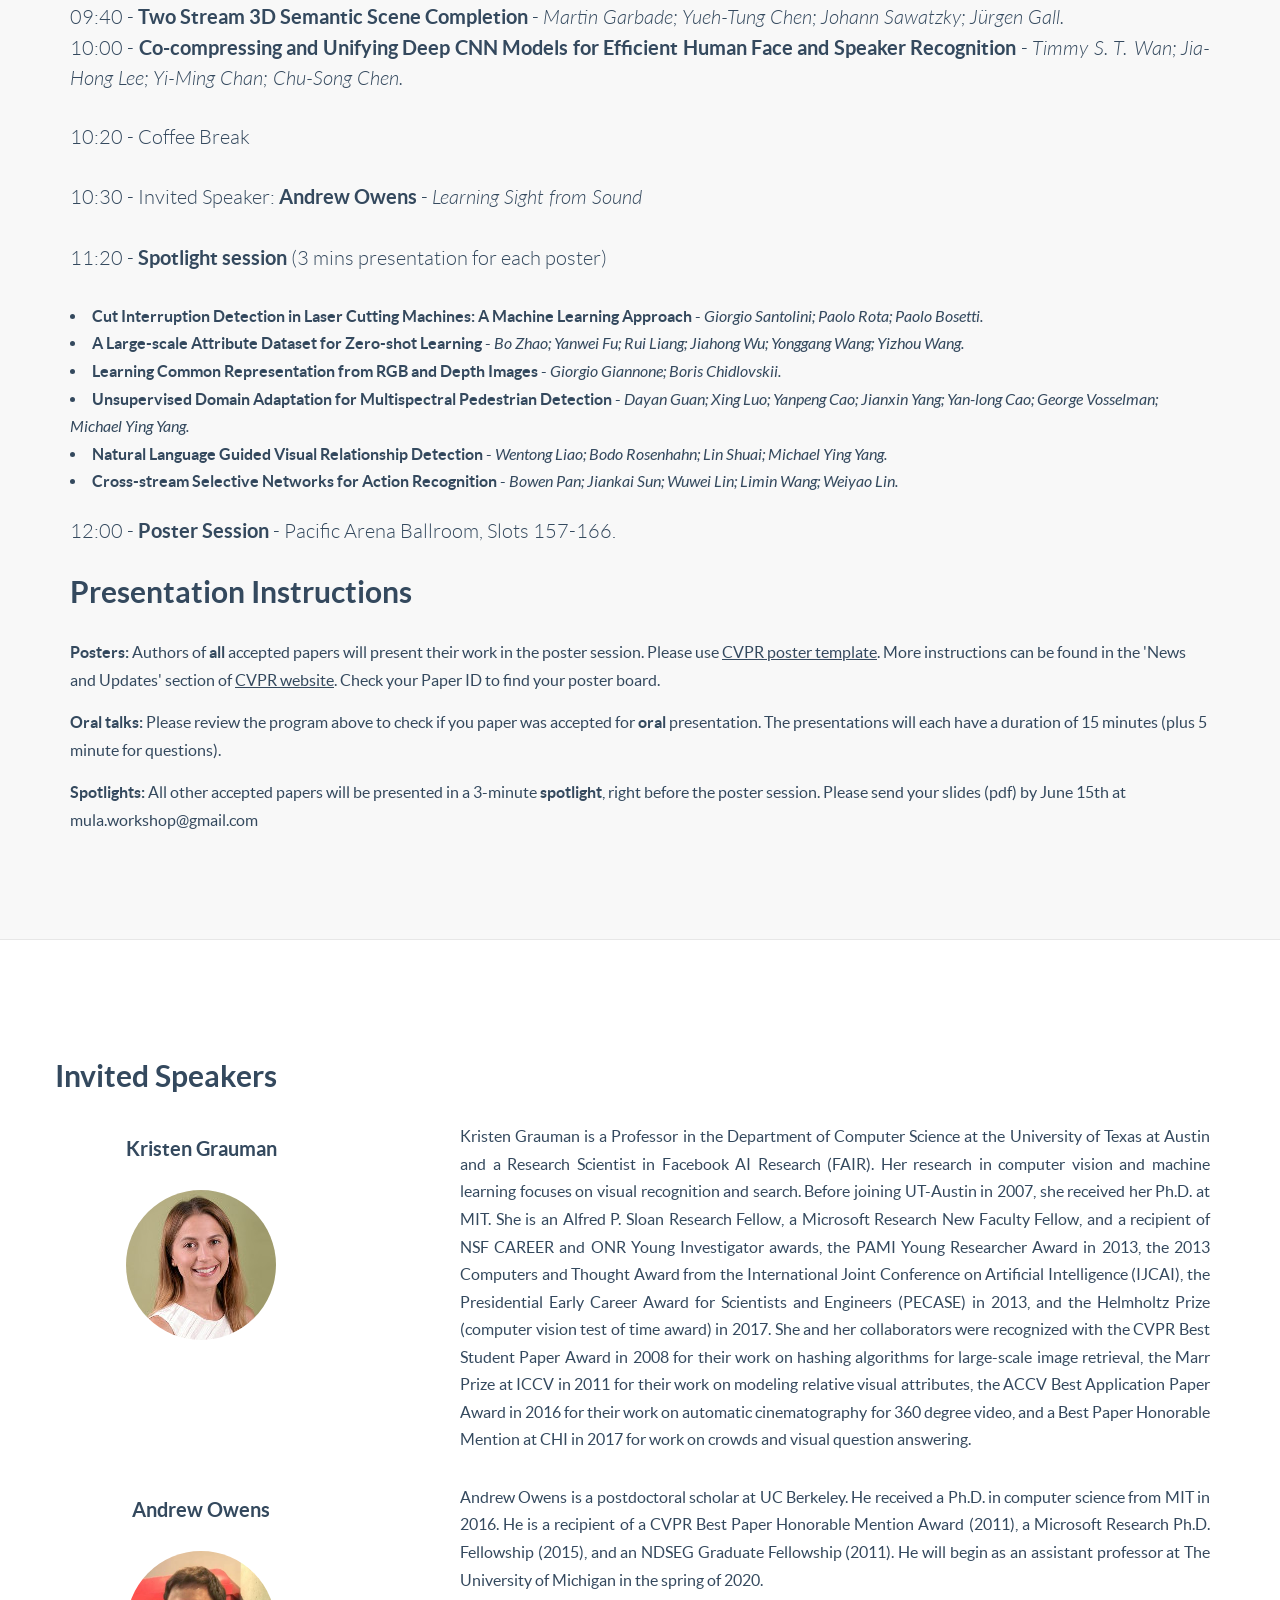
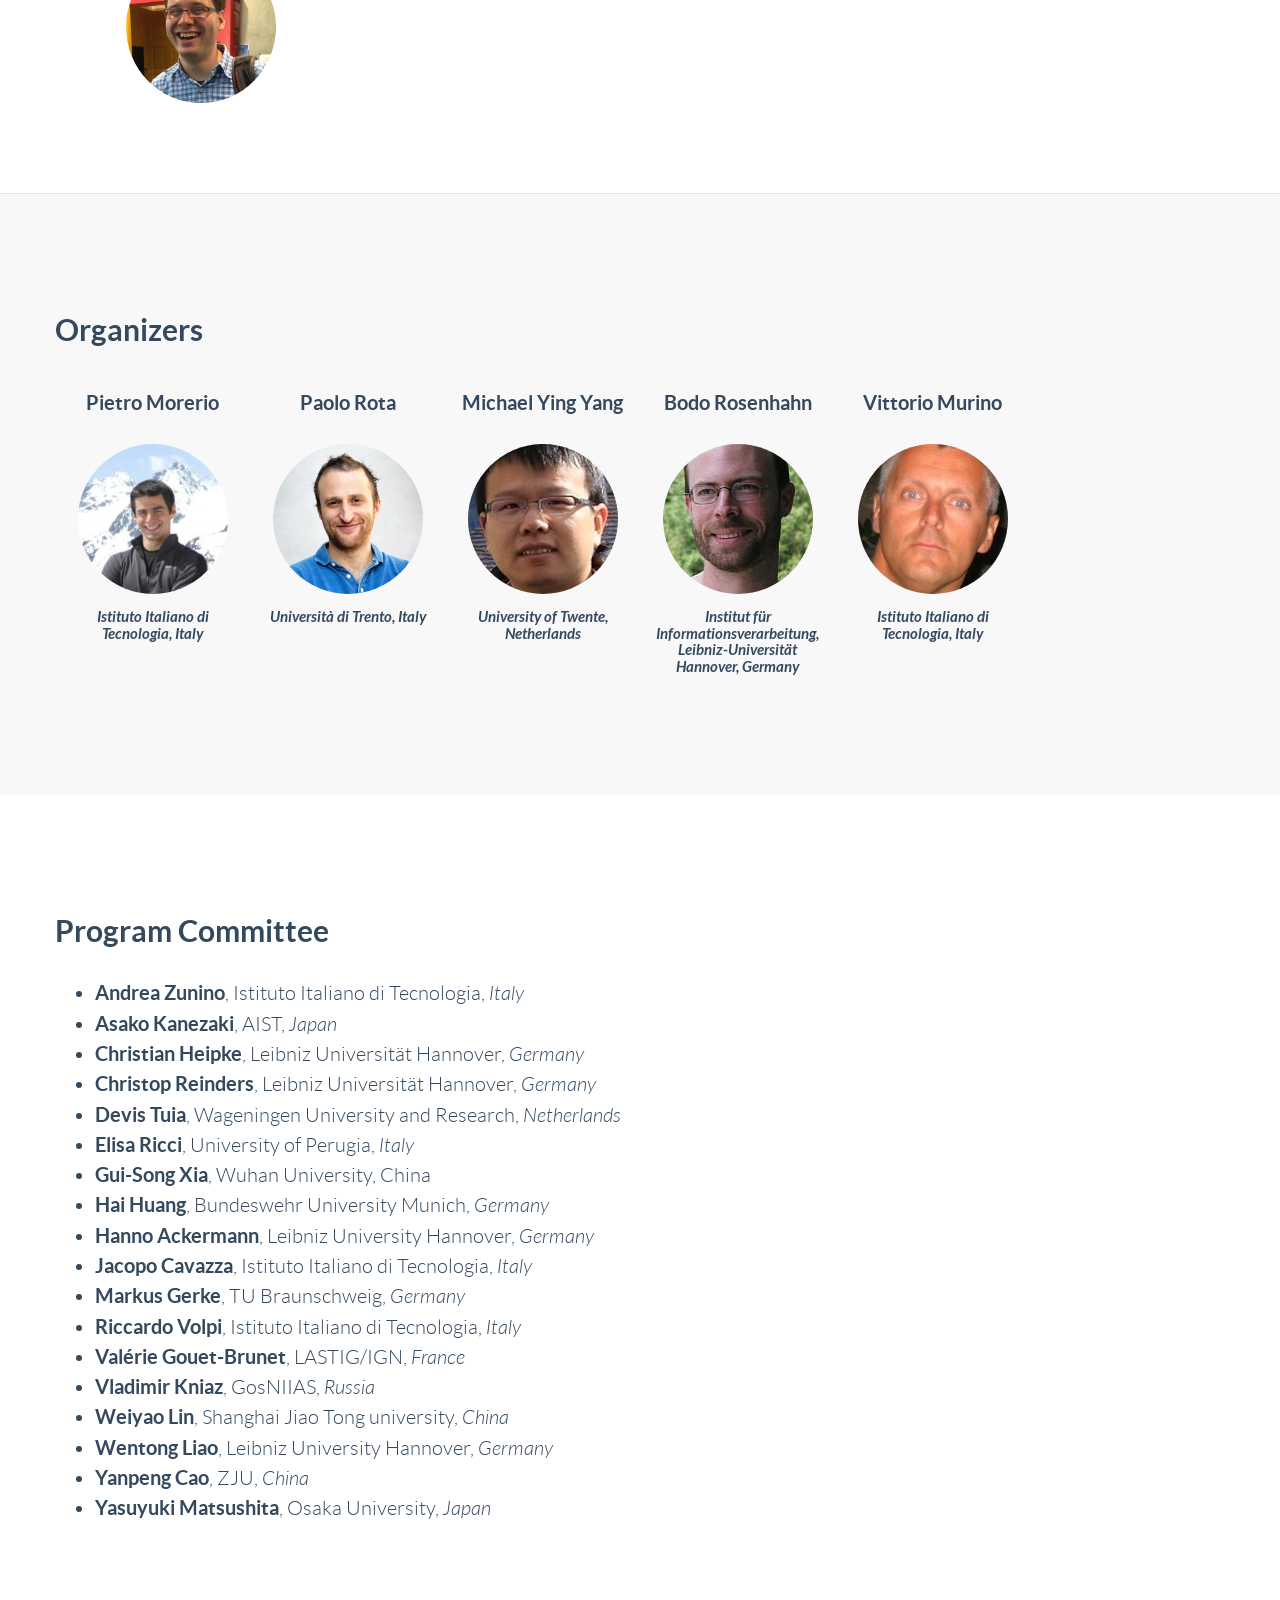
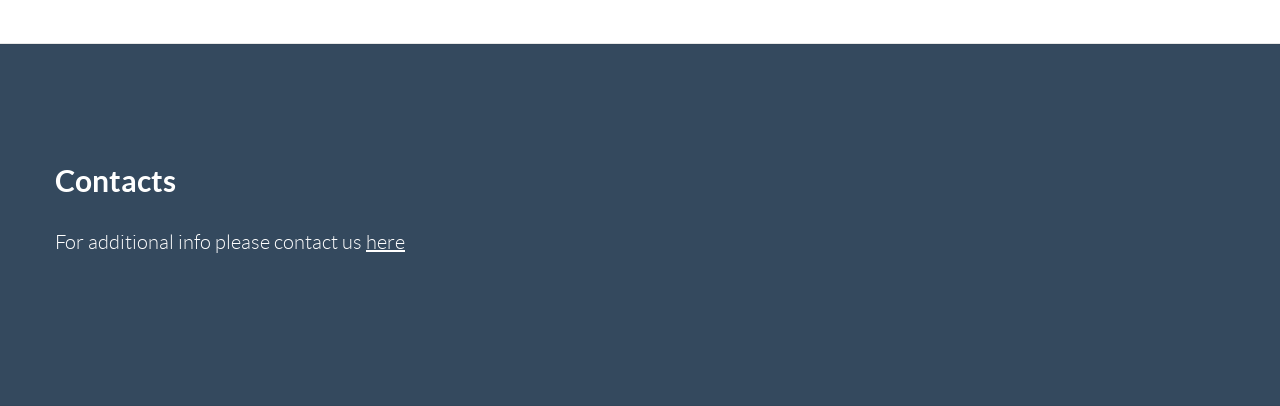
<file: index_2019.html>
<!-- FlatFy Theme - Andrea Galanti /-->
<!doctype html>
<!--[if lt IE 7]> <html class="no-js ie6 oldie" lang="en"> <![endif]-->
<!--[if IE 7]>    <html class="no-js ie7 oldie" lang="en"> <![endif]-->
<!--[if IE 8]>    <html class="no-js ie8 oldie" lang="en"> <![endif]-->
<!--[if IE 9]>    <html class="no-js ie9" lang="en"> <![endif]-->
<!--[if gt IE 9]><!--> <html> <!--<![endif]-->
<head>
    <meta charset="utf-8">
    <meta name="viewport" content="width=device-width, user-scalable=no, initial-scale=1.0, minimum-scale=1.0, maximum-scale=1.0">
    <meta name="description" content="Second Multimodal Learning and Applications Workshop ">
    <meta name="author" content="">

    <title>MULA 2019</title>

    <!-- Bootstrap core CSS -->
    <link href="css/bootstrap.min.css" rel="stylesheet">
 
    <!-- Custom Google Web Font -->
    <link href="font-awesome/css/font-awesome.min.css" rel="stylesheet">
    <link href='http://fonts.googleapis.com/css?family=Lato:100,300,400,700,900,100italic,300italic,400italic,700italic,900italic' rel='stylesheet' type='text/css'>
	<link href='http://fonts.googleapis.com/css?family=Arvo:400,700' rel='stylesheet' type='text/css'>
	
    <!-- Custom CSS-->
    <link href="css/general.css" rel="stylesheet">
	
	 <!-- Owl-Carousel -->
    <link href="css/custom.css" rel="stylesheet">
	<link href="css/owl.carousel.css" rel="stylesheet">
    <link href="css/owl.theme.css" rel="stylesheet">
	<link href="css/style.css" rel="stylesheet">
	<link href="css/animate.css" rel="stylesheet">
	
	<!-- Magnific Popup core CSS file -->
	<link rel="stylesheet" href="css/magnific-popup.css"> 
	
	<script src="js/modernizr-2.8.3.min.js"></script>  <!-- Modernizr /-->
	<!--[if IE 9]>
		<script src="js/PIE_IE9.js"></script>
	<![endif]-->
	<!--[if lt IE 9]>
		<script src="js/PIE_IE678.js"></script>
	<![endif]-->

	<!--[if lt IE 9]>
		<script src="js/html5shiv.js"></script>
	<![endif]-->

</head>

<body id="home">

	<!-- Preloader -->
	<div id="preloader">
		<div id="status"></div>
	</div>
	
	<!-- FullScreen -->
    <div class="intro-header">
		<div class="col-xs-12 text-center abcen1">
			<h1 class="h1_home wow fadeIn" data-wow-delay="0.4s" style="text-shadow: 0 0 8px #000000;">2<sup>nd</sup> Multimodal Learning and Applications Workshop</h1>
			<h3 class="h3_home wow fadeIn" data-wow-delay="0.6s" style="text-shadow: 0px 0px 4px black, 0 0 25px black"> 
				<p>In conjunction with <a style="color:white" href="http://cvpr2019.thecvf.com/" target="_blank"><b>CVPR 2019</b></a>. </p> Long Beach, CA - June 16<sup>th</sup> 2019 (Morning)</p>
				<p>Room: Seaside 7</p>
			</h3>
			<!--ul class="list-inline intro-social-buttons">
				<li><a href="https://twitter.com/galantiandrea" class="btn  btn-lg mybutton_cyano wow fadeIn" data-wow-delay="0.8s"><span class="network-name">Twitter</span></a>
				</li>
				<li id="download" ><a href="#downloadlink" class="btn  btn-lg mybutton_standard wow swing wow fadeIn" data-wow-delay="1.2s"><span class="network-name">Free Download</span></a>
				</li>
			</ul-->
		</div>    
        <!-- /.container -->
		<div class="col-xs-12 text-center abcen wow fadeIn">
			<div class="button_down "> 
				<a class="imgcircle wow bounceInUp" data-wow-duration="1.5s"  href="#scope"> <img class="img_scroll" src="img/icon/circle.png" alt=""> </a>
			</div>
		</div>
    </div>
	
	<!-- NavBar-->
	<nav class="navbar-default" role="navigation">
		<div class="container">
			<div class="navbar-header">
				<button type="button" class="navbar-toggle" data-toggle="collapse" data-target=".navbar-ex1-collapse">
					<span class="sr-only">Toggle navigation</span>
					<span class="icon-bar"></span>
					<span class="icon-bar"></span>
					<span class="icon-bar"></span>
				</button>
				<a class="navbar-brand" href="#home">MULA 2019</a>
			</div>

			<div class="collapse navbar-collapse navbar-right navbar-ex1-collapse">
				<ul class="nav navbar-nav">
					
					<li class="menuItem"><a href="#scope">Home</a></li>
					<li class="menuItem"><a href="#submit">Submit</a></li>
					<li class="menuItem"><a href="#program">Program</a></li>
					<li class="menuItem"><a href="#invited">Invited Speakers</a></li>
					<li class="menuItem"><a href="#organizers">Organizers</a></li>	
					<!-- <li class="menuItem"><a href="#sponsors">Sponsor</a></li>					 -->
					<li class="menuItem"><a href="#contacts">Contacts</a></li>
				</ul>
			</div>
		   
		</div>
	</nav> 
	
	<!-- Scope -->
    <div id ="scope" class="content-section-a" style="border-top: 0">

        <div class="container">
			
            <div class="row">
			
				<!--div class="col-sm-6 pull-right wow fadeInRightBig">
                    <img class="img-responsive " src="img/ipad.png" alt="">
                </div-->
				
                <div class="wow fadeInRightBig" data-animation-delay="200">   
                    <h3 class="section-heading">2<sup>nd</sup> Multimodal Learning and Applications Workshop (MULA 2019)</h3>
					<!--div class="sub-title lead3">Lorem ipsum dolor sit atmet sit dolor greand fdanrh<br> sdfs sit atmet sit dolor greand fdanrh sdfs</div-->
                    <p class="lead"  style="text-align:justify">
						The exploitation of the power of big data in the last few years led to a big step forward in many applications of Computer Vision. However, most of the tasks tackled so far are involving mainly visual modality due to the unbalanced number of labelled samples available among modalities (e.g., there are many huge labelled datasets for images while not as many for audio or IMU based classification), resulting in a huge gap in performance when algorithms are trained separately. <br/><br/>
						This workshop aims to bring together communities of machine learning and multimodal data fusion. We expect contributions involving video, audio, depth, IR, IMU, laser, text, drawings, synthetic, etc. Position papers with feasibility studies and cross-modality issues with highly applicative flair are also encouraged therefore we expect a positive response from academic and industrial communities.<br/><br/>
						This is an open call for papers, soliciting original contributions considering recent findings in theory, methodologies, and applications in the field of multimodal machine learning. Potential topics include, but are not limited to:<br/><br/>
						<ul class="lead">
							<li>Multimodal learning</li>
							<li>Cross-modal learning</li>
							<li>Self-supervised learning for multimodal data</li>
							<li>Multimodal data generation and sensors</li>
							<li>Unsupervised learning on multimodal data</li>
							<li>Cross-modal adaptation</li>
							<li>Multimodal data fusion</li>
							<li>Multimodal transfer learning</li>
							<li>Multimodal applications (e.g. drone vision, autonomous driving, industrial inspection, etc.)</li>
							<li>Machine Learning studies of unusual modalities</li>
						</ul>
					</p>

					<p class="lead"  style="text-align:justify">
						Material and information about the 1<sup>st</sup> edition @ ECCV 2018 in Munich can be found <a href="https://mula2018.github.io/">here</a>.
					</p>

					 <!--p><a class="btn btn-embossed btn-primary" href="#" role="button">View Details</a> 
					 <a class="btn btn-embossed btn-info" href="#" role="button">Visit Website</a></p-->
				</div>   
            </div>
        </div>
        <!-- /.container -->
    </div>

	<!-- Call for Papers -->
    <div id ="submit" class="content-section-b">

        <div class="container">
			
            <div class="row">
			
				<!--div class="col-sm-6 pull-right wow fadeInRightBig">
                    <img class="img-responsive " src="img/ipad.png" alt="">
                </div-->
				
                <div class="wow fadeInLeftBig" data-animation-delay="200">   
                    <h3 class="section-heading">Submission</h3>
					<!--div class="sub-title lead3">Lorem ipsum dolor sit atmet sit dolor greand fdanrh<br> sdfs sit atmet sit dolor greand fdanrh sdfs</div-->
                    <p class="lead"  style="text-align:justify">
						Papers will be limited to 8 pages according to the  <u><a href="http://cvpr2019.thecvf.com/submission/main_conference/author_guidelines" Target="blank">CVPR format</a></u> (c.f. main conference authors guidelines). All papers will be reviewed by at least two reviewers with double blind policy. Papers will be selected based on relevance, significance and novelty of results, technical merit, and clarity of presentation. Papers will be published in CVPR 2019 proceedings. 
					</p>
					<p class="lead"  style="text-align:justify">
						All the papers should be submitted using <u><a href="https://cmt3.research.microsoft.com/MULA2019" Target="blank">CMT website</a></u>.
					</p>
				</div>  

				<div class="wow fadeInRightBig" data-animation-delay="200">   
                    <h3 class="section-heading">Important Dates</h3>
					<!--div class="sub-title lead3">Lorem ipsum dolor sit atmet sit dolor greand fdanrh<br> sdfs sit atmet sit dolor greand fdanrh sdfs</div-->
                    <ul class="lead">
							<del><li>Deadline for submission: March 10<sup>th</sup>, 2019 - 23:59 Pacific Standard Time</li></del>
			    				<b>---EXTENDED---</b>
			    				<del><li>Firm Deadline for submission: March 15<sup>th</sup>, 2019 - 23:59 Pacific Standard Time </li></del>
							<del><li>Notification of acceptance  April 3<sup>rd</sup>, 2019</li></del>
							<del><li>Camera Ready submission deadline: April 10<sup>th</sup>, 2019</li></del>
							<b>---EXTENDED---</b>
							<del><li>Camera Ready submission deadline: April 12<sup>th</sup>, 2019</li></del>
							<li> Workshop date: June 16<sup>th</sup>, 2019 (Morning)</li>
					</ul>					
				</div>  				
            </div>
        </div>
        <!-- /.container -->
    </div>
	
	<!-- Program -->
    <div id ="program" class="content-section-a">

        <div class="container">				
                <div class="wow fadeInLeftBig" data-animation-delay="200">   
                    <h3 class="section-heading">Program</h3>
                    <p class="lead"  style="text-align:justify">
                    	Room: Seaside 7
                   	</p>
                     <p class="lead"  style="text-align:justify">	
                		08:20 - Initial remarks and workshop introduction <br>

						08:30 - <b> WiFi and Vision Multimodal Learning for Accurate and Robust Device-Free Human Activity Recognition </b> - <i> Han Zou; Jianfei Yang; Hari Prasanna Das; Huihan Liu; Yuxun Zhou; Costas Spanos. </i> <br>
					</p>
					<p class="lead"  style="text-align:justify">

					08:50 - Invited Speaker: <b> Kristen Grauman </b> - <i> Disentangling Object Sounds in Video</i> <u> <a href=" http://www.cs.utexas.edu/~grauman/slides/mula-cvpr2019-grauman.pptm" download target="blank">Download </a> </u> <br>

					</p>
					<p class="lead"  style="text-align:justify">
						09:40 - <b> Two Stream 3D Semantic Scene Completion </b> - <i> Martin Garbade; Yueh-Tung Chen; Johann Sawatzky; Jürgen Gall. </i><br>

						10:00 - <b> Co-compressing and Unifying Deep CNN Models for Efﬁcient Human Face and Speaker Recognition </b> - <i> Timmy S. T. Wan; Jia-Hong Lee; Yi-Ming Chan; Chu-Song Chen. </i>
					</p>
					<p class="lead"  style="text-align:justify">
						10:20 - Coffee Break <br>
					</p>
					<p class="lead"  style="text-align:justify">
						10:30 - Invited Speaker: <b> Andrew Owens </b> - <i>Learning Sight from Sound</i>
					</p>
<!--
					<p class="lead"  style="text-align:justify">
						11:20 - <b>Best Paper Award ceremony </b> sponsored by <b>???</b> <br>
						<b> Two Stream 3D Semantic Scene Completion</b> - <i> Martin Garbade; Yueh-Tung Chen; Johann Sawatzky; Jürgen Gall.  </i>
					</p>
-->
					<p class="lead"  style="text-align:justify">
						11:20 - <b> Spotlight session </b> (3 mins presentation for each poster) <br>
					</p>
					    <p class="lead" style="padding-left: 30em">
						<li><b> Cut Interruption Detection in Laser Cutting Machines: A Machine Learning Approach  </b> - <i>  Giorgio Santolini; Paolo Rota; Paolo Bosetti.</i></li>
						<li><b> A Large-scale Attribute Dataset for Zero-shot Learning </b> - <i> Bo Zhao; Yanwei Fu; Rui Liang; Jiahong Wu; Yonggang Wang; Yizhou Wang.</i></li>
						<li><b> Learning Common Representation from RGB and Depth Images </b> - <i> Giorgio Giannone; Boris Chidlovskii.</i></li>
						<li><b>  Unsupervised Domain Adaptation for Multispectral Pedestrian Detection</b> - <i>  Dayan Guan; Xing Luo; Yanpeng Cao; Jianxin Yang; Yan-long Cao; George Vosselman; Michael Ying Yang.</i></li>
						<li><b> Natural Language Guided Visual Relationship Detection </b> - <i>  Wentong Liao; Bodo Rosenhahn; Lin Shuai; Michael Ying Yang.</i></li>
						<li><b>  Cross-stream Selective Networks for Action Recognition</b> - <i>Bowen Pan; Jiankai Sun; Wuwei Lin; Limin Wang; Weiyao Lin.</i></li>
						
					    </p>
					<p class="lead"  style="text-align:justify">
						12:00 - <b>Poster Session</b> - Pacific Arena Ballroom, Slots 157-166.
					</p>
					<h3 class="section-heading">Presentation Instructions</h3>
					<p>
					<b>Posters:</b> Authors of <b>all</b> accepted papers will present their work in the poster session. Please use  <u><a href="http://cvpr2019.thecvf.com/files/cvpr19_poster_template.pptx" Target="blank">CVPR poster template</a></u>. More instructions can be found in the 'News and Updates' section of <u><a href="http://cvpr2019.thecvf.com" Target="blank">CVPR website</a></u>. Check your Paper ID to find your poster board.
					</p>
					<p>
					<b>Oral talks:</b> Please review the program above to check if you paper was accepted for <b>oral</b> presentation. The presentations will each have a duration of 15 minutes (plus 5 minute for questions). 
					</p>
					<p>
					<b>Spotlights:</b> All other accepted papers will be presented in a 3-minute <b>spotlight</b>, right before the poster session. Please send your slides (pdf) by June 15th at <a href="mailto:mula.workshop@gmail.com">mula.workshop@gmail.com</a>
					</p>
				</div>
            </div>
            <div class="container">				
                <div class="wow fadeInRightBig" data-animation-delay="200">
                </div>
            </div>
        </div>
    </div>
	<!-- Invited Speakers -->
    <div id ="invited" class="content-section-b">

        <div class="container">
			
            <div class="row">
				<div class="container">
		        <div class="row wow fadeInRightBig"  data-animation-delay="200">
					<h3 class="section-heading">Invited Speakers</h3>
					<div class="col-sm-3 wow"  data-animation-delay="200">   
						<h4 class="section-heading"><center><a href=" http://www.cs.utexas.edu/users/grauman/" target="blank">Kristen Grauman</a></center></h4>
						<center><img  class="img-responsive img-rounded" style="border-radius: 50%" height="150" width="150" src="img/invited/grauman.jpg" alt=""></center>
					</div>
					<div class="col-sm-8 col-md-offset-1 wow" style="text-align:justify" data-animation-delay="200">   
						<p> Kristen Grauman is a Professor in the Department of Computer Science at the University of Texas at Austin and a Research Scientist in Facebook AI Research (FAIR).  Her research in computer vision and machine learning focuses on visual recognition and search.  Before joining UT-Austin in 2007, she received her Ph.D. at MIT.  She is an Alfred P. Sloan Research Fellow, a Microsoft Research New Faculty Fellow, and a recipient of NSF CAREER and ONR Young Investigator awards, the PAMI Young Researcher Award in 2013, the 2013 Computers and Thought Award from the International Joint Conference on Artificial Intelligence (IJCAI), the Presidential Early Career Award for Scientists and Engineers (PECASE) in 2013, and the Helmholtz Prize (computer vision test of time award) in 2017. She and her collaborators were recognized with the CVPR Best Student Paper Award in 2008 for their work on hashing algorithms for large-scale image retrieval, the Marr Prize at ICCV in 2011 for their work on modeling relative visual attributes, the ACCV Best Application Paper Award in 2016 for their work on automatic cinematography for 360 degree video, and a Best Paper Honorable Mention at CHI in 2017 for work on crowds and visual question answering.  </p>
					</div>
				</div>
				<div class="row wow fadeInRightBig">
					<p></p>
				</div>
				<div class="row wow fadeInRightBig"  data-animation-delay="200">
					<div class="col-sm-3 wow"  data-animation-delay="200">   
						<h4 class="section-heading"><center><a href="http://andrewowens.com/" target="blank">Andrew Owens</a></center></h4>
						<center><img  class="img-responsive img-rounded" style="border-radius: 50%" height="150" width="150" src="img/invited/owens.jpg" alt=""></center>
					</div>
					<div class="col-sm-8 col-md-offset-1 wow" style="text-align:justify" data-animation-delay="200">   
						<p> Andrew Owens is a postdoctoral scholar at UC Berkeley. He received a Ph.D. in computer science from MIT in 2016. He is a recipient of a CVPR Best Paper Honorable Mention Award (2011), a Microsoft Research Ph.D. Fellowship (2015), and an NDSEG Graduate Fellowship (2011). He will begin as an assistant professor at The University of Michigan in the spring of 2020.</p>
					</div>
				</div>				
           	 </div>
        	</div>
    	</div>
	</div>
	
	<!-- Organizers -->
    <div id="organizers" class="content-section-a"> 
		
		<div class="container">
		        <div class="row wow fadeInRightBig"  data-animation-delay="200">
				<h3 class="section-heading">Organizers</h3>
				<div class="col-sm-2 wow fadeInRightBig"  data-animation-delay="200">   
					<h4 class="section-heading"><center>Pietro Morerio</center></h4>
					<center><img  class="img-responsive img-rounded" style="border-radius: 50%" height="150" width="150" src="img/organizer/morerio.jpg" alt=""></center>
					<h5 class="section-heading"><center><i>Istituto Italiano di Tecnologia, Italy</i></center></h5>
				</div>
				<div class="col-sm-2 wow fadeInRightBig"  data-animation-delay="200">   
					<h4 class="section-heading"><center>Paolo Rota</center></h4>
					<center><img  class="img-responsive img-rounded" style="border-radius: 50%" height="150" width="150" src="img/organizer/rota.jpg" alt=""></center>
					<h5 class="section-heading"><center><i>Università di Trento, Italy</i></center></h5>
				</div>
				<div class="col-sm-2 wow fadeInRightBig"  data-animation-delay="200">   
					<h4 class="section-heading"><center>Michael Ying Yang</center></h4>
					<center><img  class="img-responsive img-rounded" style="border-radius: 50%" height="150" width="150" src="img/organizer/yang.jpg" alt=""></center>
					<h5 class="section-heading"><center><i>University of Twente, Netherlands</i></center></h5>
				</div>
				<div class="col-sm-2 wow fadeInRightBig"  data-animation-delay="200">   
					<h4 class="section-heading"><center>Bodo Rosenhahn</center></h4>
					<center><img  class="img-responsive img-rounded" style="border-radius: 50%" height="150" width="150" src="img/organizer/rosenhahn.jpg" alt=""></center>
					<h5 class="section-heading"><center><i>Institut für Informationsverarbeitung, Leibniz-Universität Hannover, Germany</i></center></h5>
				</div>
				<div class="col-sm-2 wow fadeInRightBig"  data-animation-delay="200">   
					<h4 class="section-heading"><center>Vittorio Murino</center></h4>
					<center><img  class="img-responsive img-rounded" style="border-radius: 50%" height="150" width="150" src="img/organizer/murino.jpg" alt=""></center>
					<h5 class="section-heading"><center><i>Istituto Italiano di Tecnologia, Italy</i></center></h5>
				</div>
			</div>
        </div>
    </div>

	<!-- Program Committee -->
    <div id ="committee" class="content-section-b" style="border-top: 0">
        <div class="container">			
            <div class="row">			
				<!--div class="col-sm-6 pull-right wow fadeInRightBig">
                    <img class="img-responsive " src="img/ipad.png" alt="">
                </div-->				
                <div class="wow fadeInLeftBig" data-animation-delay="200">   
                    <h3 class="section-heading"> Program Committee</h3>
					<!--div class="sub-title lead3">Lorem ipsum dolor sit atmet sit dolor greand fdanrh<br> sdfs sit atmet sit dolor greand fdanrh sdfs</div-->
                    <p class="lead"  style="text-align:justify">
						<ul class="lead">
							<li> <b>Andrea Zunino</b>, Istituto Italiano di Tecnologia, <i>Italy</i>  </li>
							<li> <b>Asako Kanezaki</b>, AIST, <i>Japan</i>  </li>
							<li> <b>Christian Heipke</b>, Leibniz Universität Hannover, <i>Germany</i>  </li>
							<li> <b>Christop Reinders</b>, Leibniz Universität Hannover, <i>Germany</i>  </li>
							<li> <b>Devis Tuia</b>, Wageningen University and Research, <i>Netherlands</i> </li>
							<li> <b>Elisa Ricci</b>, University of Perugia, <i>Italy</i>  </li>
							<li> <b>Gui-Song Xia</b>, Wuhan University, <i> </i>China</li>
							<li> <b>Hai Huang</b>, Bundeswehr University Munich, <i>Germany</i> </li>
							<li> <b>Hanno Ackermann</b>, Leibniz University Hannover, <i>Germany</i> </li>
							<li> <b>Jacopo Cavazza</b>, Istituto Italiano di Tecnologia, <i>Italy</i>  </li>
							<li> <b>Markus Gerke</b>, TU Braunschweig, <i>Germany</i> </li>
							<li> <b>Riccardo Volpi</b>, Istituto Italiano di Tecnologia, <i>Italy</i>  </li>
							<li> <b>Valérie Gouet-Brunet</b>, LASTIG/IGN, <i>France</i> </li>
							<li> <b>Vladimir Kniaz</b>, GosNIIAS, <i>Russia</i> </li>
							<li> <b>Weiyao Lin</b>, Shanghai Jiao Tong university, <i>China</i> </li>
							<li> <b>Wentong	Liao</b>, Leibniz University Hannover, <i>Germany</i> </li>
							<li> <b>Yanpeng	Cao</b>, ZJU, <i>China</i> </li>
							<li> <b>Yasuyuki Matsushita</b>, Osaka University, <i>Japan</i> </li>
						</ul>
					</p>

					 <!--p><a class="btn btn-embossed btn-primary" href="#" role="button">View Details</a> 
					 <a class="btn btn-embossed btn-info" href="#" role="button">Visit Website</a></p-->
				</div>   
            </div>
        </div>
        <!-- /.container -->
    </div>

    <!-- Sponsor -->
    <!-- <div id ="sponsors" class="content-section-a" style="border-top: 0"> -->
        <!-- <div class="container">			 -->
            <!-- <div class="row">			 -->
				<!--div class="col-sm-6 pull-right wow fadeInRightBig">
                    <img class="img-responsive " src="img/ipad.png" alt="">
                </div-->				
                <!-- <div class="wow fadeInRightBig" data-animation-delay="200">    -->
                    <!-- <h3 class="section-heading"> Sponsor </h3> -->
					<!--div class="sub-title lead3">Lorem ipsum dolor sit atmet sit dolor greand fdanrh<br> sdfs sit atmet sit dolor greand fdanrh sdfs</div-->
                    <!-- <p class="lead"  style="text-align:justify"> -->
						<!-- <a href=" " target="_blank"><img src="img/sponsor/XXX.png" width="300"></a> -->
					<!-- </p> -->
					 <!--p><a class="btn btn-embossed btn-primary" href="#" role="button">View Details</a> 
					 <a class="btn btn-embossed btn-info" href="#" role="button">Visit Website</a></p-->
				<!-- </div>    -->
            <!-- </div> -->
        <!-- </div> -->
        <!-- /.container -->
    <!-- </div> -->
	
	<div id="contacts" class="content-section-c ">
			 <!-- Contacts -->
		<div class="container">
			<div class="row">
			
				<!--div class="col-sm-6 pull-right wow fadeInRightBig">
                    <img class="img-responsive " src="img/ipad.png" alt="">
                </div-->
				
                <div class="wow fadeInLeftBig" data-animation-delay="200">   
                    <h3 class="section-heading" style="color:white">Contacts</h3>
					<!--div class="sub-title lead3">Lorem ipsum dolor sit atmet sit dolor greand fdanrh<br> sdfs sit atmet sit dolor greand fdanrh sdfs</div-->
                    <p class="lead"  style="text-align:left;color:white">
						For additional info please contact us <u><a style="color:white" href="mailto:mula.workshop@gmail.com">here</a></u> 
					</p>
					
				</div>   
				<!-- <div class="wow fadeInLeftBig" data-animation-delay="200">   
                    <h3 class="section-heading"></h3>
                    <p class="lead"  style="text-align:right">
						©MULA2019
					</p>
					
				</div>   	 -->				
            </div>
			<div class="row">
			
						<div class="col-md-6 col-md-offset-3 text-center">
							<div >
									<div class="morph-button ">
										<button type="button"></button>
										
									</div>
							</div>
						</div>	
			</div>
		</div>
	</div>	

   
    <footer>
    
    </footer>

    <!-- JavaScript -->
    <script src="js/jquery-1.10.2.js"></script>
    <script src="js/bootstrap.js"></script>
	<script src="js/owl.carousel.js"></script>
	<script src="js/script.js"></script>
	<!-- StikyMenu -->
	<script src="js/stickUp.min.js"></script>
	<script type="text/javascript">
	  jQuery(function($) {
		$(document).ready( function() {
		  $('.navbar-default').stickUp();
		  
		});
	  });
	
	</script>
	<!-- Smoothscroll -->
	<script type="text/javascript" src="js/jquery.corner.js"></script> 
	<script src="js/wow.min.js"></script>
	<script>
	 new WOW().init();
	</script>
	<script src="js/classie.js"></script>
	<script src="js/uiMorphingButton_inflow.js"></script>
	<!-- Magnific Popup core JS file -->
	<script src="js/jquery.magnific-popup.js"></script> 
</body>

</html>
</file>
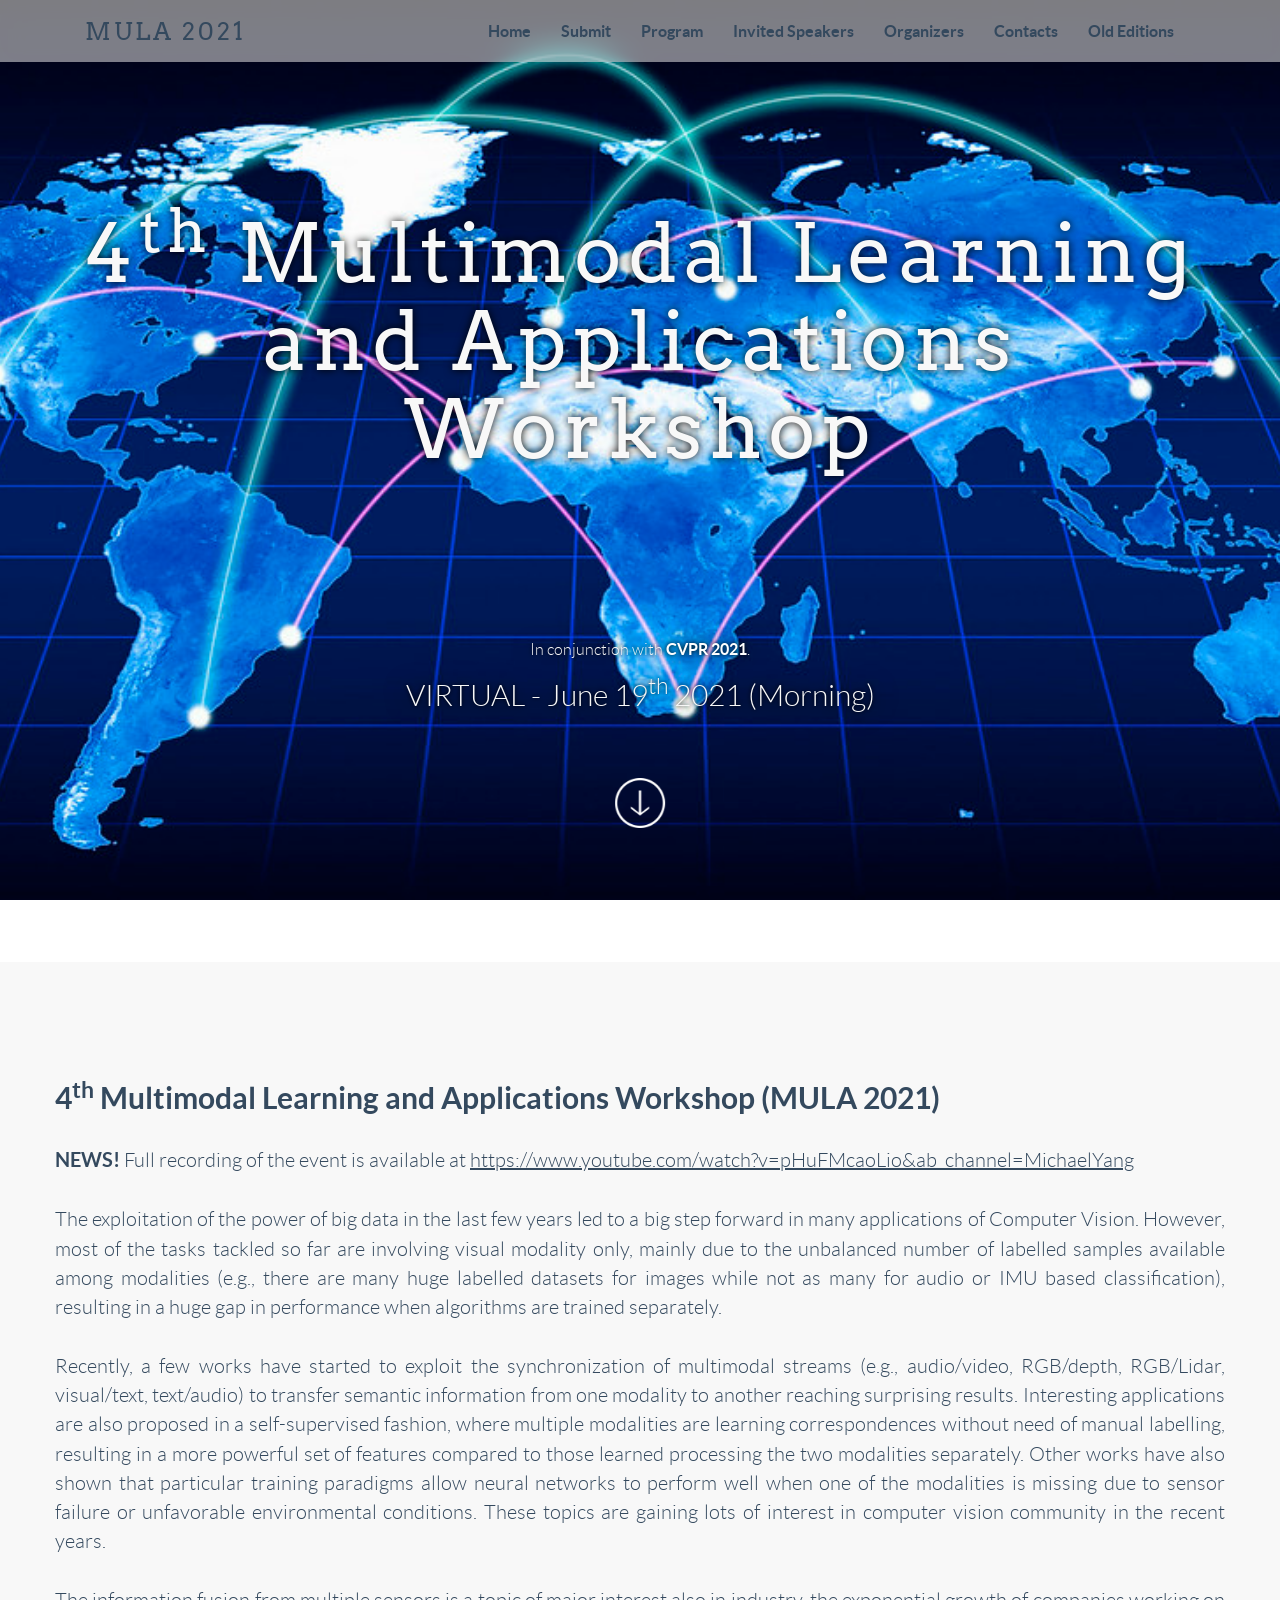
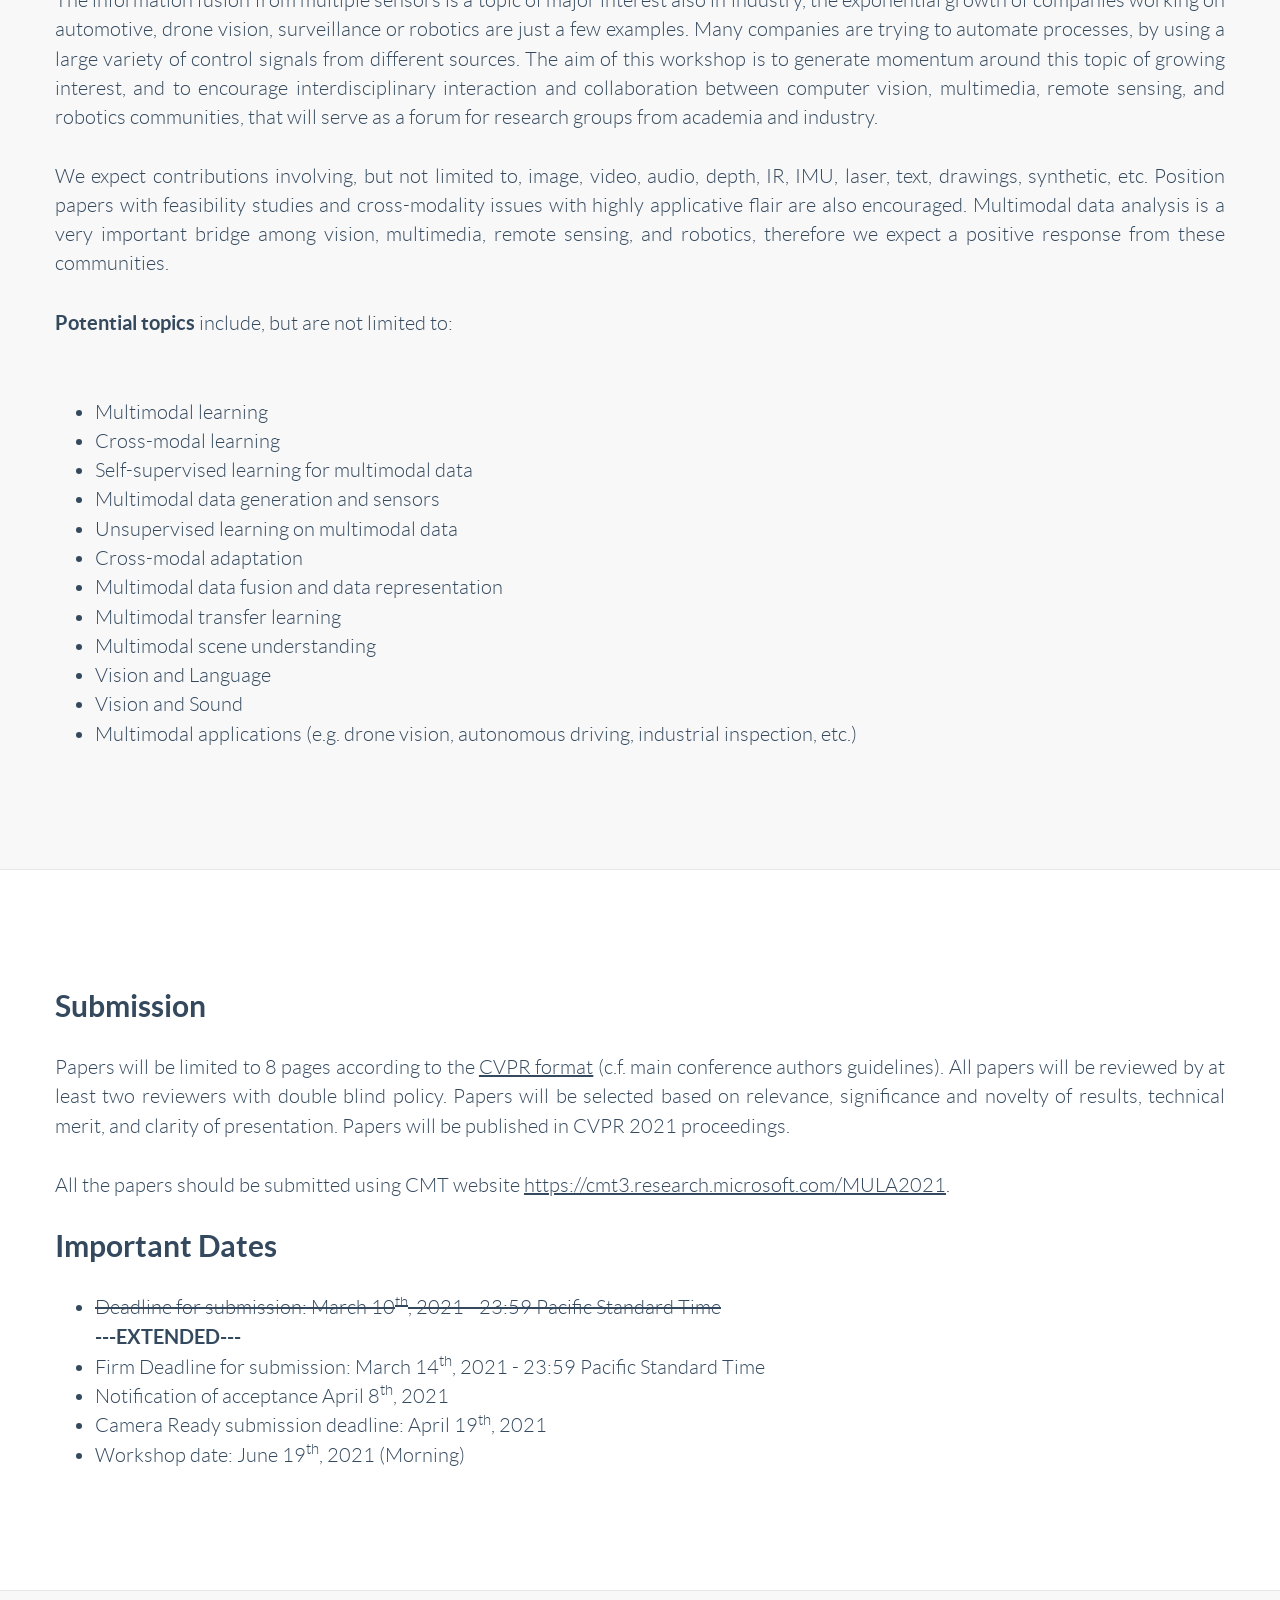
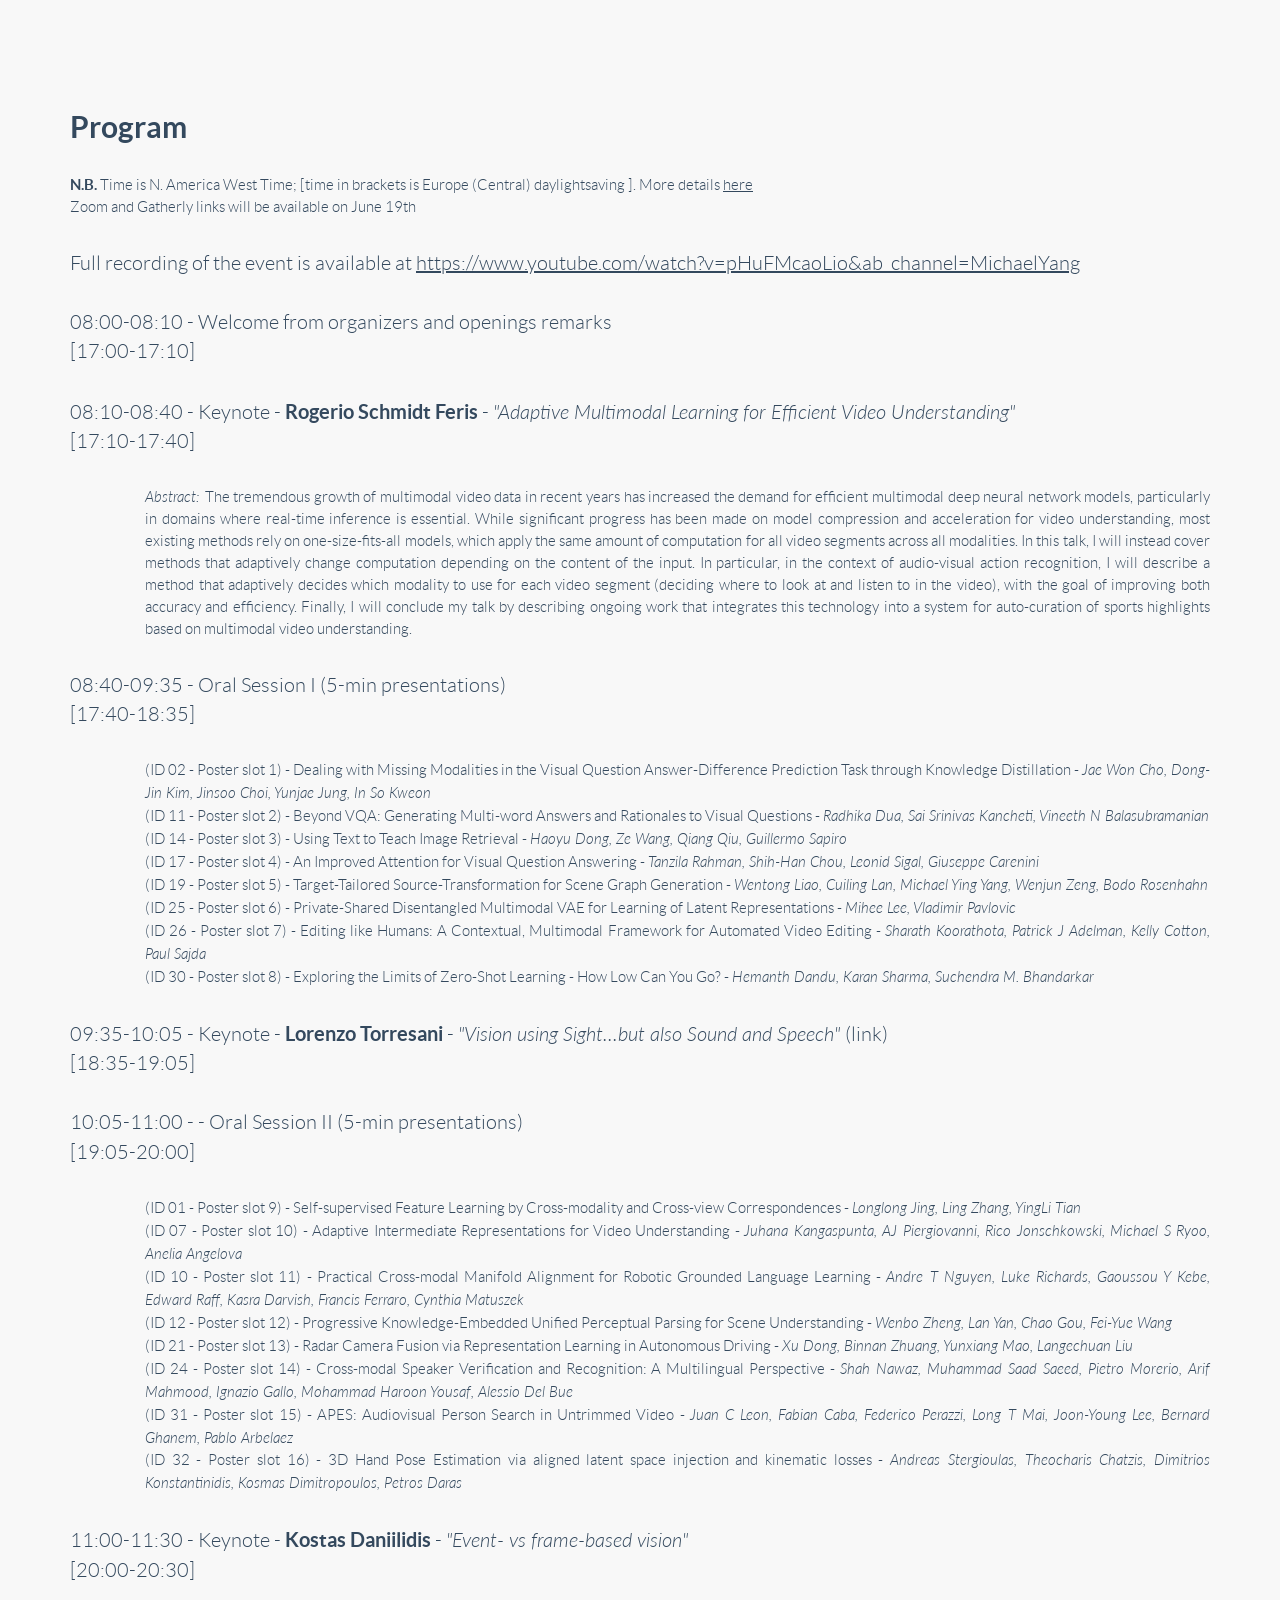
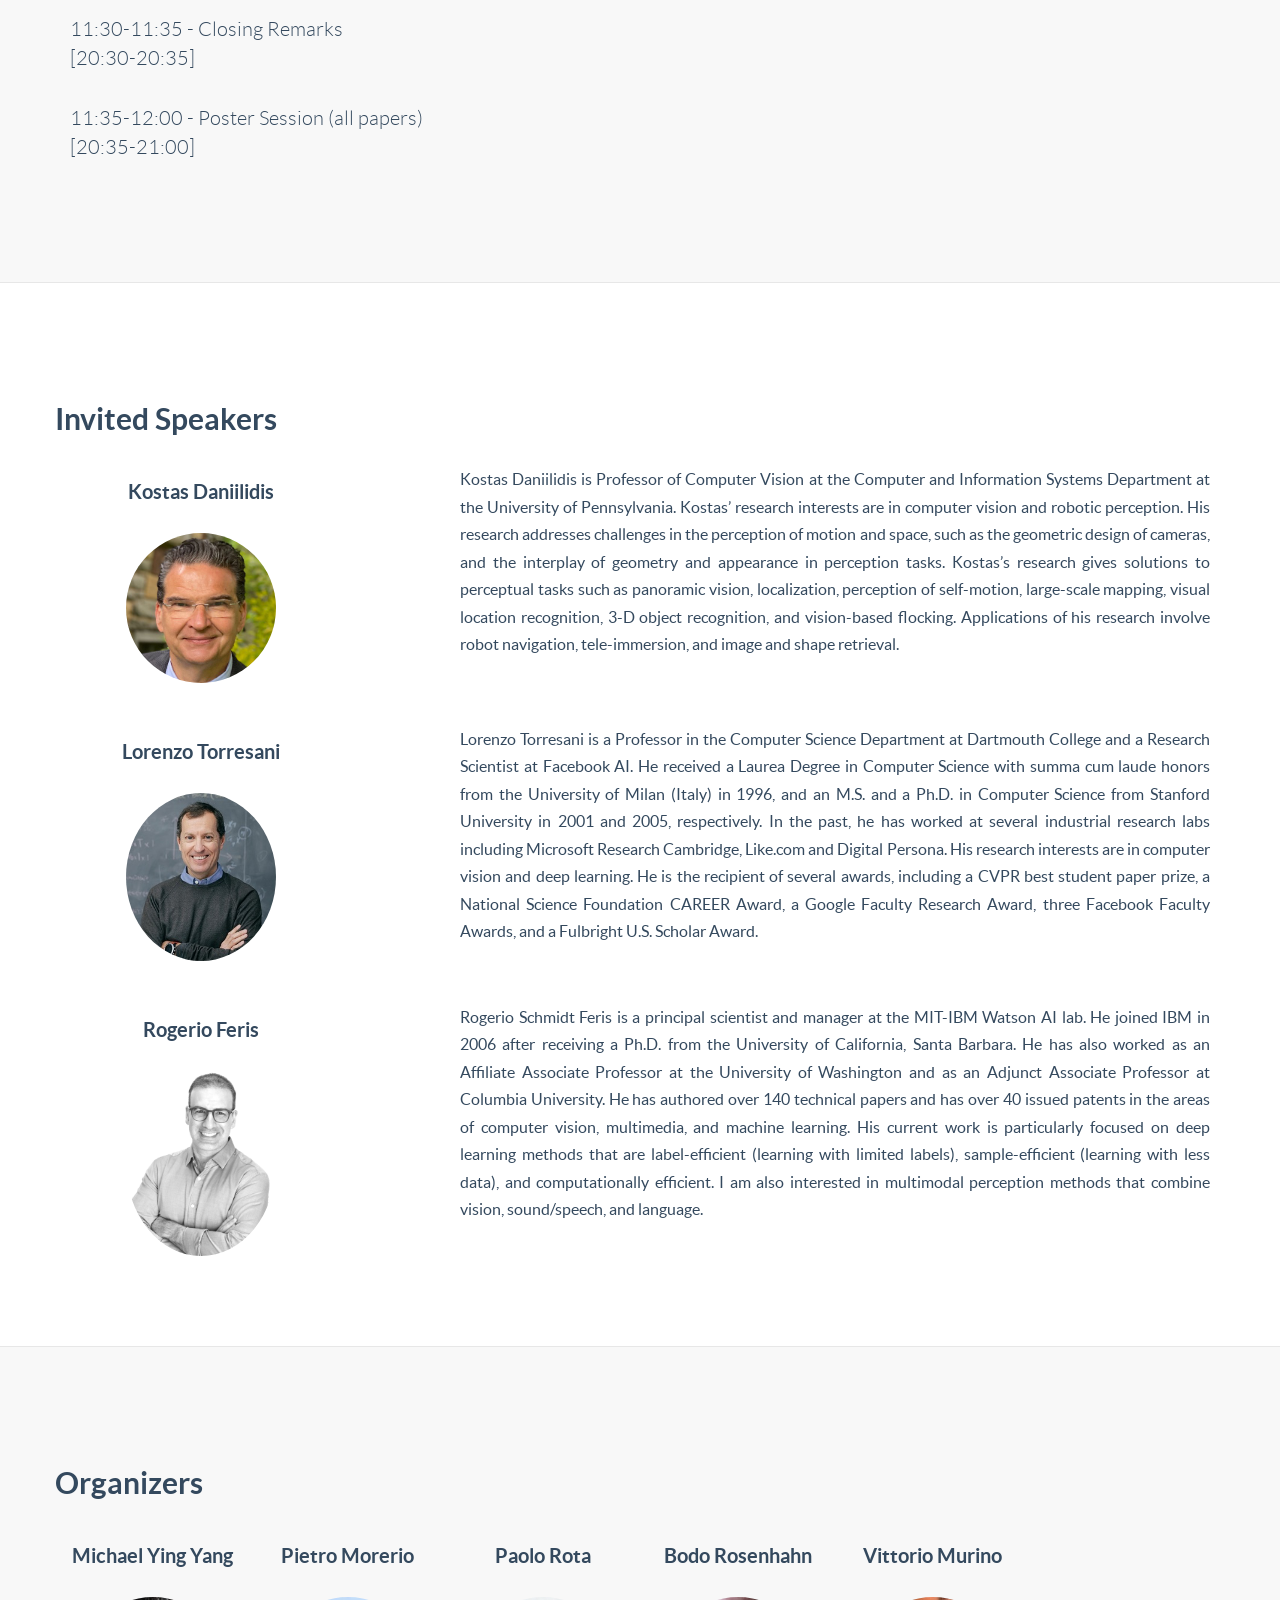
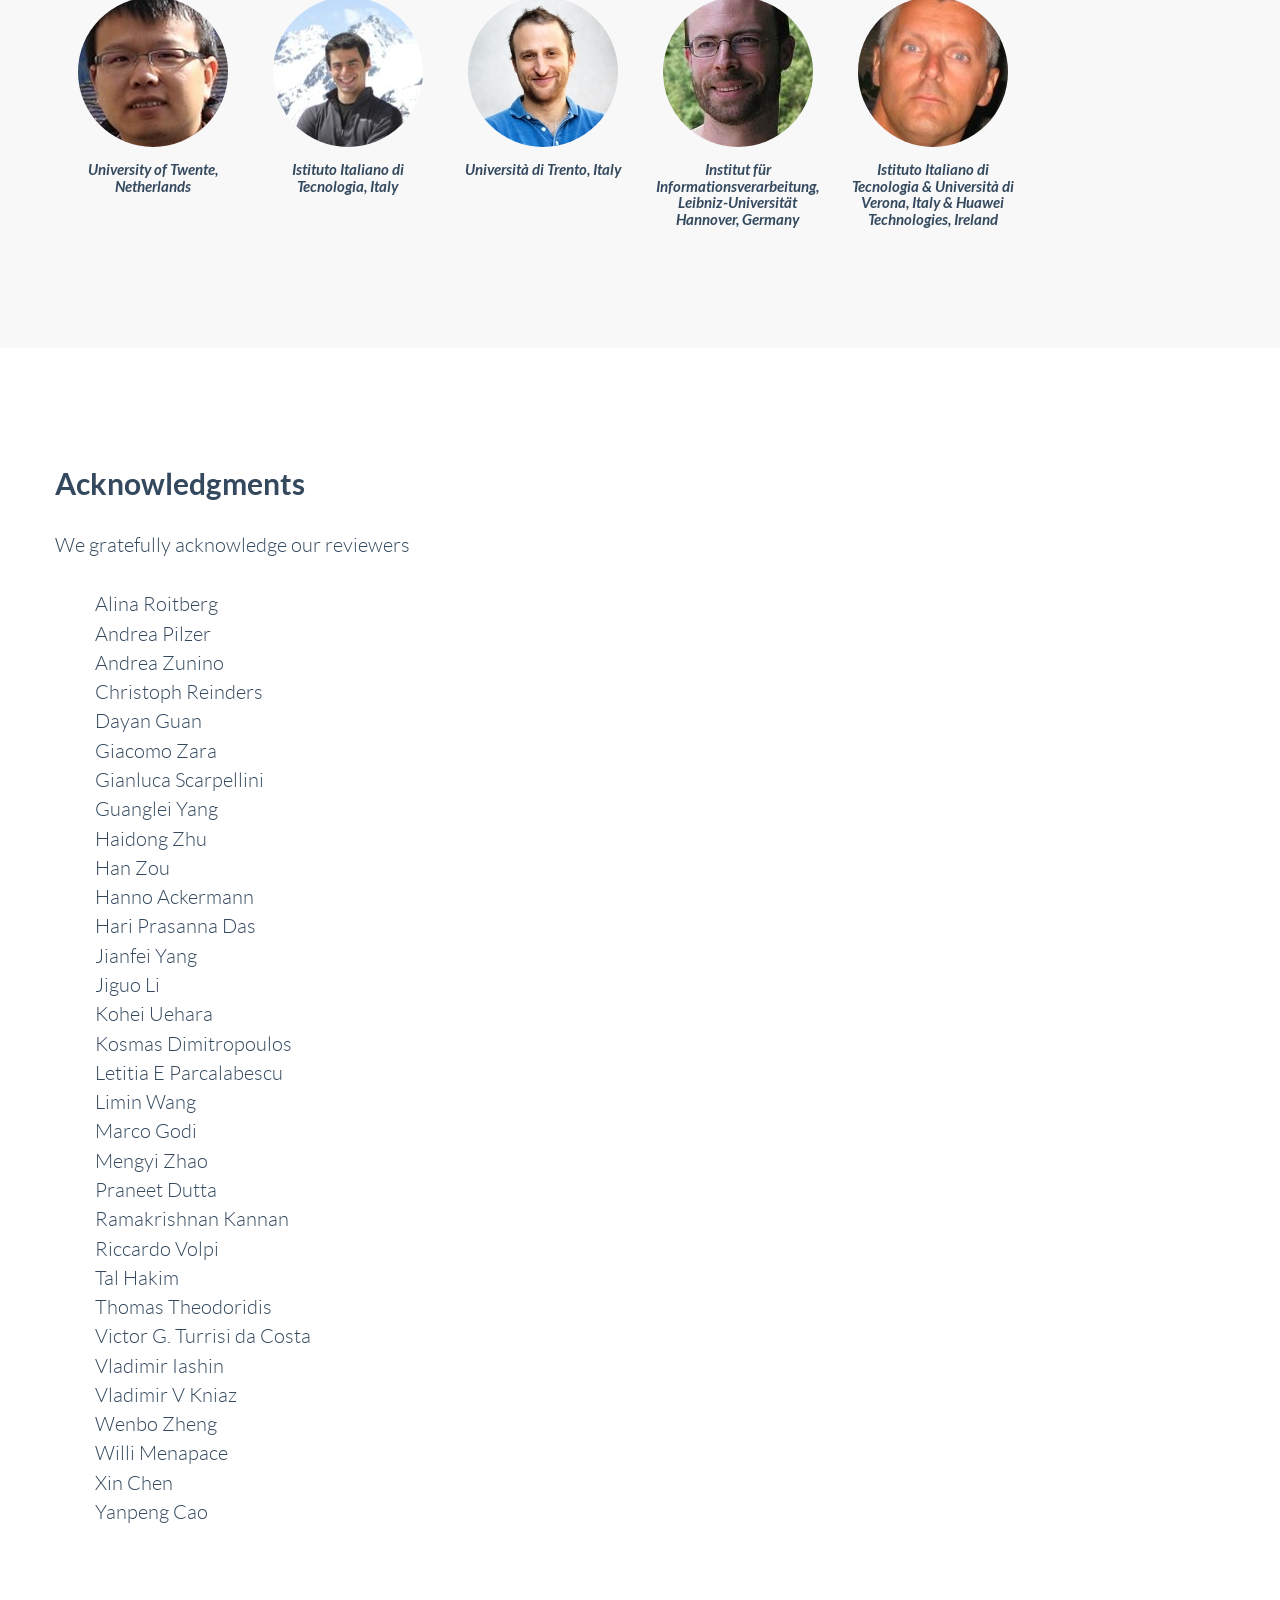
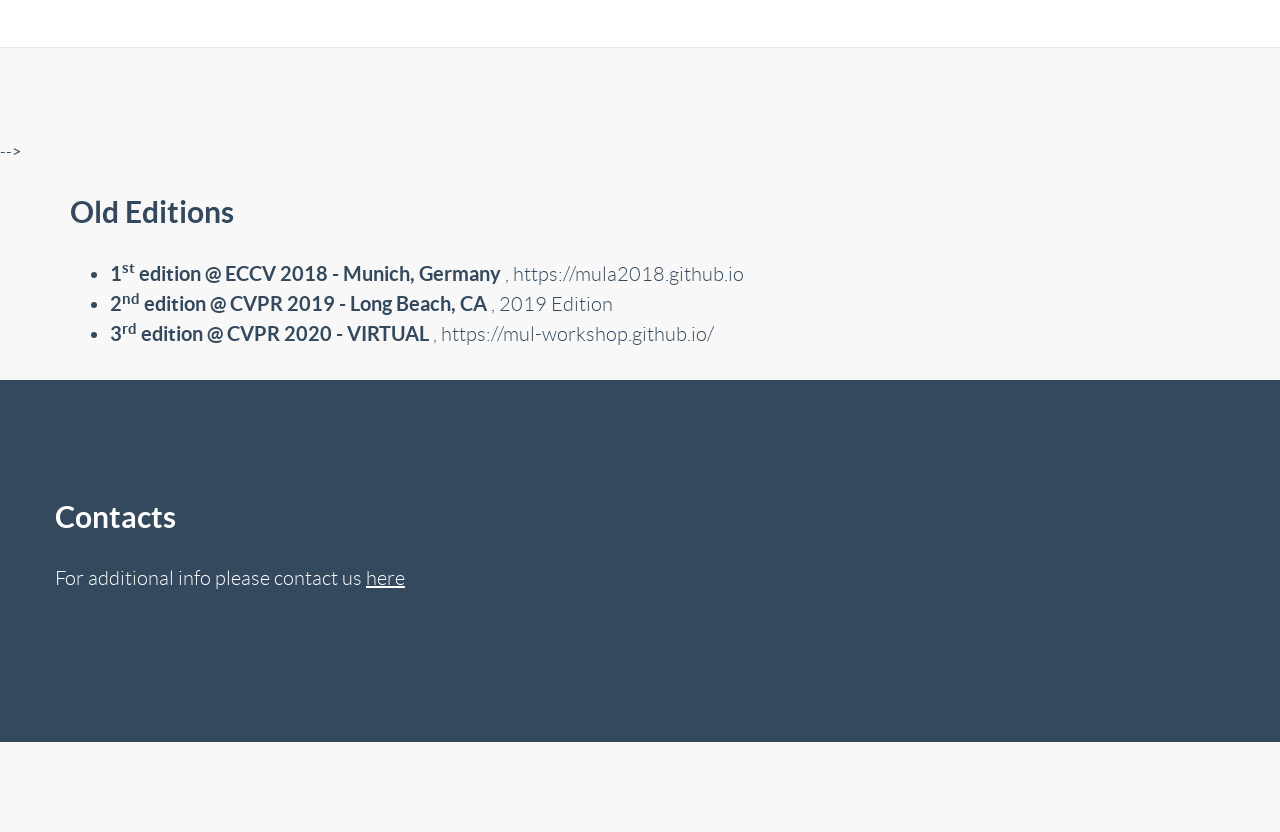
<file: index_2021.html>
<!-- FlatFy Theme - Andrea Galanti /-->
<!doctype html>
<!--[if lt IE 7]> <html class="no-js ie6 oldie" lang="en"> <![endif]-->
<!--[if IE 7]>    <html class="no-js ie7 oldie" lang="en"> <![endif]-->
<!--[if IE 8]>    <html class="no-js ie8 oldie" lang="en"> <![endif]-->
<!--[if IE 9]>    <html class="no-js ie9" lang="en"> <![endif]-->
<!--[if gt IE 9]><!--> <html> <!--<![endif]-->
<head>
    <meta charset="utf-8">
    <meta name="viewport" content="width=device-width, user-scalable=no, initial-scale=1.0, minimum-scale=1.0, maximum-scale=1.0">
    <meta name="description" content="Fourth Multimodal Learning and Applications Workshop ">
    <meta name="author" content="">

    <title>MULA 2021</title>

    <!-- Bootstrap core CSS -->
    <link href="css/bootstrap.min.css" rel="stylesheet">
 
    <!-- Custom Google Web Font -->
    <link href="font-awesome/css/font-awesome.min.css" rel="stylesheet">
    <link href='http://fonts.googleapis.com/css?family=Lato:100,300,400,700,900,100italic,300italic,400italic,700italic,900italic' rel='stylesheet' type='text/css'>
	<link href='http://fonts.googleapis.com/css?family=Arvo:400,700' rel='stylesheet' type='text/css'>
	
    <!-- Custom CSS-->
    <link href="css/general.css" rel="stylesheet">
	
	 <!-- Owl-Carousel -->
    <link href="css/custom.css" rel="stylesheet">
	<link href="css/owl.carousel.css" rel="stylesheet">
    <link href="css/owl.theme.css" rel="stylesheet">
	<link href="css/style.css" rel="stylesheet">
	<link href="css/animate.css" rel="stylesheet">
	
	<!-- Magnific Popup core CSS file -->
	<link rel="stylesheet" href="css/magnific-popup.css"> 
	
	<script src="js/modernizr-2.8.3.min.js"></script>  <!-- Modernizr /-->
	<!--[if IE 9]>
		<script src="js/PIE_IE9.js"></script>
	<![endif]-->
	<!--[if lt IE 9]>
		<script src="js/PIE_IE678.js"></script>
	<![endif]-->

	<!--[if lt IE 9]>
		<script src="js/html5shiv.js"></script>
	<![endif]-->

</head>

<body id="home">

	<!-- Preloader -->
	<div id="preloader">
		<div id="status"></div>
	</div>
	
	<!-- FullScreen -->
    <div class="intro-header">
		<div class="col-xs-12 text-center abcen1">
			<h1 class="h1_home wow fadeIn" data-wow-delay="0.4s" style="text-shadow: 0 0 8px #000000;">4<sup>th</sup> Multimodal Learning and Applications Workshop</h1>
			<h3 class="h3_home wow fadeIn" data-wow-delay="0.6s" style="text-shadow: 0px 0px 4px black, 0 0 25px black"> 
				<br></br>
				<br></br>
				<p>In conjunction with <a style="color:white" href="http://cvpr2021.thecvf.com/" target="_blank"><b>CVPR 2021</b></a>. </p> VIRTUAL - June 19<sup>th</sup> 2021 (Morning)</p>
				<!-- <p>Room: Seaside 7</p> -->
			</h3>
			<!--ul class="list-inline intro-social-buttons">
				<li><a href="https://twitter.com/galantiandrea" class="btn  btn-lg mybutton_cyano wow fadeIn" data-wow-delay="0.8s"><span class="network-name">Twitter</span></a>
				</li>
				<li id="download" ><a href="#downloadlink" class="btn  btn-lg mybutton_standard wow swing wow fadeIn" data-wow-delay="1.2s"><span class="network-name">Free Download</span></a>
				</li>
			</ul-->
		</div>    
        <!-- /.container -->
		<div class="col-xs-12 text-center abcen wow fadeIn">
			<div class="button_down "> 
				<a class="imgcircle wow bounceInUp" data-wow-duration="1.5s"  href="#scope"> <img class="img_scroll" src="img/icon/circle.png" alt=""> </a>
			</div>
		</div>
    </div>
	
	<!-- NavBar-->
	<nav class="navbar-default" role="navigation">
		<div class="container">
			<div class="navbar-header">
				<button type="button" class="navbar-toggle" data-toggle="collapse" data-target=".navbar-ex1-collapse">
					<span class="sr-only">Toggle navigation</span>
					<span class="icon-bar"></span>
					<span class="icon-bar"></span>
					<span class="icon-bar"></span>
				</button>
				<a class="navbar-brand" href="#home">MULA 2021</a>
			</div>

			<div class="collapse navbar-collapse navbar-right navbar-ex1-collapse">
				<ul class="nav navbar-nav">
					
					<li class="menuItem"><a href="#scope">Home</a></li>
					<li class="menuItem"><a href="#submit">Submit</a></li>
					<li class="menuItem"><a href="#program">Program</a></li>
					<li class="menuItem"><a href="#invited">Invited Speakers</a></li>
					<li class="menuItem"><a href="#organizers">Organizers</a></li>	
					<!-- <li class="menuItem"><a href="#sponsors">Sponsor</a></li>					 -->
					<li class="menuItem"><a href="#contacts">Contacts</a></li>
					<li class="menuItem"><a href="#old_editions">Old Editions</a></li>
				</ul>
			</div>
		   
		</div>
	</nav> 
	
	<!-- Scope -->
    <div id ="scope" class="content-section-a" style="border-top: 0">

        <div class="container">
			
            <div class="row">
			
				<!--div class="col-sm-6 pull-right wow fadeInRightBig">
                    <img class="img-responsive " src="img/ipad.png" alt="">
                </div-->
				
                <div class="wow fadeInRightBig" data-animation-delay="200">   
                    <h3 class="section-heading">4<sup>th</sup> Multimodal Learning and Applications Workshop (MULA 2021)</h3>
					<!--div class="sub-title lead3">Lorem ipsum dolor sit atmet sit dolor greand fdanrh<br> sdfs sit atmet sit dolor greand fdanrh sdfs</div-->
					
		    <p class="lead"  style="text-align:justify">  <b>NEWS! </b>Full recording of the event is available at <u>   <a href="https://www.youtube.com/watch?v=pHuFMcaoLio&ab_channel=MichaelYang" >https://www.youtube.com/watch?v=pHuFMcaoLio&ab_channel=MichaelYang</a>  </u>
		    </p>
                    <p class="lead"  style="text-align:justify">
						The exploitation of the power of big data in the last few years led to a big step forward in many applications of Computer Vision. However, most of the tasks tackled so far are involving visual modality only, mainly due to the unbalanced number of labelled samples available among modalities (e.g., there are many huge labelled datasets for images while not as many for audio or IMU based classification), resulting in a huge gap in performance when algorithms are trained separately.<br/><br/>
						Recently, a few works have started to exploit the synchronization of multimodal streams (e.g., audio/video, RGB/depth, RGB/Lidar, visual/text, text/audio) to transfer semantic information from one modality to another reaching surprising results. Interesting applications are also proposed in a self-supervised fashion, where multiple modalities are learning correspondences without need of manual labelling, resulting in a more powerful set of features compared to those learned processing the two modalities separately. Other works have also shown that particular training paradigms allow neural networks to perform well when one of the modalities is missing due to sensor failure or unfavorable environmental conditions. These topics are gaining lots of interest in computer vision community in the recent years. <br/><br/>
						The information fusion from multiple sensors is a topic of major interest also in industry, the exponential growth of companies working on automotive, drone vision, surveillance or robotics are just a few examples. Many companies are trying to automate processes, by using a large variety of control signals from different sources. The aim of this workshop is to generate momentum around this topic of growing interest, and to encourage interdisciplinary interaction and collaboration between computer vision, multimedia, remote sensing, and robotics communities, that will serve as a forum for research groups from academia and industry. <br/><br/>
						We expect contributions involving, but not limited to, image, video, audio, depth, IR, IMU, laser, text, drawings, synthetic, etc. Position papers with feasibility studies and cross-modality issues with highly applicative flair are also encouraged. Multimodal data analysis is a very important bridge among vision, multimedia, remote sensing, and robotics, therefore we expect a positive response from these communities. <br/><br/>
						
						<b>Potential topics </b> include, but are not limited to: <br/><br/>
						<ul class="lead">
							<li>Multimodal learning</li>
							<li>Cross-modal learning</li>
							<li>Self-supervised learning for multimodal data</li>
							<li>Multimodal data generation and sensors</li>
							<li>Unsupervised learning on multimodal data</li>
							<li>Cross-modal adaptation</li>
							<li>Multimodal data fusion and data representation</li>
							<li>Multimodal transfer learning</li>
							<li>Multimodal scene understanding</li>
							<li>Vision and Language</li>
							<li>Vision and Sound</li>
							<li>Multimodal applications (e.g. drone vision, autonomous driving, industrial inspection, etc.)</li>
						</ul>
					</p>

					

					 <!--p><a class="btn btn-embossed btn-primary" href="#" role="button">View Details</a> 
					 <a class="btn btn-embossed btn-info" href="#" role="button">Visit Website</a></p-->
				</div>   
            </div>
        </div>
        <!-- /.container -->
    </div>

	<!-- Call for Papers -->
    <div id ="submit" class="content-section-b">

        <div class="container">
			
            <div class="row">
			
				<!--div class="col-sm-6 pull-right wow fadeInRightBig">
                    <img class="img-responsive " src="img/ipad.png" alt="">
                </div-->
				
                <div class="wow fadeInLeftBig" data-animation-delay="200">   
                    <h3 class="section-heading">Submission</h3>
					<!--div class="sub-title lead3">Lorem ipsum dolor sit atmet sit dolor greand fdanrh<br> sdfs sit atmet sit dolor greand fdanrh sdfs</div-->
                    <p class="lead"  style="text-align:justify">
						Papers will be limited to 8 pages according to the  <u><a href="http://cvpr2021.thecvf.com/node/33#submission-guidelines" Target="blank">CVPR format</a></u> (c.f. main conference authors guidelines). All papers will be reviewed by at least two reviewers with double blind policy. Papers will be selected based on relevance, significance and novelty of results, technical merit, and clarity of presentation. Papers will be published in CVPR 2021 proceedings. 
					</p>
					<p class="lead"  style="text-align:justify">
						All the papers should be submitted using CMT website <u><a href="https://cmt3.research.microsoft.com/MULA2021" Target="blank">https://cmt3.research.microsoft.com/MULA2021</a></u>.
					</p>
				</div>  

				<div class="wow fadeInRightBig" data-animation-delay="200">   
                    <h3 class="section-heading">Important Dates</h3>
					<!--div class="sub-title lead3">Lorem ipsum dolor sit atmet sit dolor greand fdanrh<br> sdfs sit atmet sit dolor greand fdanrh sdfs</div-->
                    <ul class="lead">
						<del><li>Deadline for submission: March 10<sup>th</sup>, 2021 - 23:59 Pacific Standard Time</li></del>
						<b>---EXTENDED---</b>
						<li>Firm Deadline for submission: March 14<sup>th</sup>, 2021 - 23:59 Pacific Standard Time </li>
						<li>Notification of acceptance  April 8<sup>th</sup>, 2021</li>
						<li>Camera Ready submission deadline: April 19<sup>th</sup>, 2021</li>
						<!-- <b>---EXTENDED---</b> -->
						<!-- <del><li>Camera Ready submission deadline: April 12<sup>th</sup>, 2019</li></del> -->
						<li> Workshop date: June 19<sup>th</sup>, 2021 (Morning)</li>
				</ul>						
				</div>  				
            </div>
        </div>
        <!-- /.container -->
    </div>
	
	<!-- Program -->
    <div id ="program" class="content-section-a">

        <div class="container">				
                <div class="wow fadeInLeftBig" data-animation-delay="200">   
                    <h3 class="section-heading">Program</h3>
                    <p class="lead"  style="text-align:justify;font-size:15px">
                    	<!-- Room: Seaside 7 -->
			    <b> N.B.</b>  Time is N. America West Time; [time in brackets is Europe (Central) daylightsaving ]. More details <u> <a href="https://docs.google.com/spreadsheets/d/1AFABD65A_2bYpO07HjbZUkIISKRYH6HkEjaBDIPA0TA/edit#gid=0" >here</a> </u> <br>
			    Zoom and Gatherly links will be available on June 19th
			    
			    <p class="lead"  style="text-align:justify">  Full recording of the event is available at <u>   <a href="https://www.youtube.com/watch?v=pHuFMcaoLio&ab_channel=MichaelYang" >https://www.youtube.com/watch?v=pHuFMcaoLio&ab_channel=MichaelYang</a>  </u>
			    </p>

					<p class="lead"  style="text-align:justify">	
					08:00-08:10 - Welcome from organizers and openings remarks <br>
					[17:00-17:10]
					</p>
					<p class="lead"  style="text-align:justify">
					08:10-08:40 - Keynote - <b> Rogerio Schmidt Feris  </b>  - <i> "Adaptive Multimodal Learning for Efficient Video Understanding" </i>  <br>
					[17:10-17:40]
					
					</p>
					<p class="lead"  style="text-align:justify;font-size:15px;padding-left: 5em">
					  <i> Abstract: </i>  The tremendous growth of multimodal video data in recent years has increased the demand for efficient multimodal deep neural network models, particularly in domains where real-time inference is essential. While significant progress has been made on model compression and acceleration for video understanding, most existing methods rely on one-size-fits-all models, which apply the same amount of computation for all video segments across all modalities. In this talk, I will instead cover methods that adaptively change computation depending on the content of the input. In particular, in the context of audio-visual action recognition, I will describe a method that adaptively decides which modality to use for each video segment (deciding where to look at and listen to in the video), with the goal of improving both accuracy and efficiency. Finally, I will conclude my talk by describing ongoing work that integrates this technology into a system for auto-curation of sports highlights based on multimodal video understanding. <br>
					</p>
					<p class="lead"  style="text-align:justify">
					08:40-09:35 - Oral Session I (5-min presentations)<br>
					[17:40-18:35]
					</p>
					<p class="lead" style="text-align:justify;font-size:15px;padding-left: 5em">
					    (ID 02 - Poster slot 1) - Dealing with Missing Modalities in the Visual Question Answer-Difference Prediction Task through Knowledge Distillation - <i> Jae Won Cho, Dong-Jin Kim, Jinsoo Choi, Yunjae Jung, In So Kweon </i><br>
					    (ID 11 - Poster slot 2) - Beyond VQA: Generating Multi-word Answers and Rationales to Visual Questions - <i>  Radhika Dua, Sai Srinivas Kancheti, Vineeth N Balasubramanian </i><br>
					    (ID 14 - Poster slot 3) - Using Text to Teach Image Retrieval - <i> Haoyu Dong, Ze Wang, Qiang Qiu, Guillermo Sapiro </i><br>
					    (ID 17 - Poster slot 4) - An Improved Attention for Visual Question Answering - <i> Tanzila Rahman, Shih-Han Chou, Leonid Sigal, Giuseppe Carenini</i><br>
					    (ID 19 - Poster slot 5) - Target-Tailored Source-Transformation for Scene Graph Generation - <i>  Wentong Liao, Cuiling Lan, Michael Ying Yang, Wenjun Zeng, Bodo Rosenhahn </i><br>
					    (ID 25 - Poster slot 6) - Private-Shared Disentangled Multimodal VAE for Learning of Latent Representations - <i>  Mihee Lee, Vladimir Pavlovic </i><br>
					    (ID 26 - Poster slot 7) - Editing like Humans: A Contextual, Multimodal Framework for Automated Video Editing - <i> Sharath Koorathota, Patrick J Adelman, Kelly Cotton, Paul Sajda </i><br>
					    (ID 30 - Poster slot 8) - Exploring the Limits of Zero-Shot Learning - How Low Can You Go? - <i> Hemanth Dandu, Karan Sharma, Suchendra M. Bhandarkar </i><br>
					</p>
					    
					<p class="lead"  style="text-align:justify">
					09:35-10:05 - Keynote  - <b> Lorenzo Torresani </b>  - <i> "Vision using Sight...but also Sound and Speech" </i> <a href="https://dartmouth.hosted.panopto.com/Panopto/Pages/Viewer.aspx?id=13e99fc6-a1a5-43af-8e28-ad49012c0efd"> (link) </a> <br>
					[18:35-19:05]
					</p>
					<p class="lead"  style="text-align:justify">
					10:05-11:00 - - Oral Session II  (5-min presentations) <br>
					[19:05-20:00]
					</p>
					<p class="lead" style="text-align:justify;font-size:15px;padding-left: 5em">
					    (ID 01 - Poster slot 9) - Self-supervised Feature Learning by Cross-modality and Cross-view Correspondences - <i> Longlong Jing, Ling Zhang, YingLi Tian</i><br>
					    (ID 07 - Poster slot 10) - Adaptive Intermediate Representations for Video Understanding - <i> Juhana Kangaspunta, AJ Piergiovanni, Rico Jonschkowski, Michael S Ryoo, Anelia Angelova</i><br>
					    (ID 10 - Poster slot 11) - Practical Cross-modal Manifold Alignment for Robotic Grounded Language Learning - <i> Andre T Nguyen, Luke Richards, Gaoussou Y Kebe, Edward  Raff, Kasra Darvish, Francis Ferraro, Cynthia Matuszek</i><br>
					    (ID 12 - Poster slot 12) - Progressive Knowledge-Embedded Unified Perceptual Parsing for Scene Understanding - <i> Wenbo Zheng, Lan Yan, Chao Gou, Fei-Yue Wang</i><br>
					    (ID 21 - Poster slot 13) - Radar Camera Fusion via Representation Learning in Autonomous Driving - <i> Xu Dong, Binnan Zhuang, Yunxiang Mao, Langechuan Liu</i><br>
					    (ID 24 - Poster slot 14) - Cross-modal Speaker Verification and Recognition: A Multilingual Perspective - <i> Shah Nawaz, Muhammad Saad Saeed, Pietro Morerio, Arif Mahmood, Ignazio Gallo, Mohammad Haroon Yousaf, Alessio Del Bue</i><br>
					    (ID 31 - Poster slot 15) - APES: Audiovisual Person Search in Untrimmed Video - <i> Juan C Leon, Fabian Caba, Federico Perazzi, Long T Mai, Joon-Young Lee, Bernard Ghanem, Pablo Arbelaez</i><br>
					    (ID 32 - Poster slot 16) - 3D Hand Pose Estimation via aligned latent space injection and kinematic losses  - <i> Andreas Stergioulas, Theocharis Chatzis, Dimitrios Konstantinidis, Kosmas Dimitropoulos, Petros Daras</i><br>
					</p>

					<p class="lead"  style="text-align:justify">
					11:00-11:30 - Keynote - <b>Kostas Daniilidis </b> - <i> "Event- vs frame-based vision" </i> <br> 
					[20:00-20:30]
					</p>
					<p class="lead"  style="text-align:justify">
					11:30-11:35 - Closing Remarks  <br>
					[20:30-20:35]
					</p>
										<p class="lead"  style="text-align:justify">
					11:35-12:00 -  Poster Session (all papers)  <br>
					[20:35-21:00]
					</p>
					
					
					<!-- <p class="lead"  style="text-align:justify">
						11:20 - <b> Spotlight session </b> (3 mins presentation for each poster) <br>
					</p>
					    <p class="lead" style="padding-left: 30em">
						<li><b> Cut Interruption Detection in Laser Cutting Machines: A Machine Learning Approach  </b> - <i>  Giorgio Santolini; Paolo Rota; Paolo Bosetti.</i></li>
						<li><b> A Large-scale Attribute Dataset for Zero-shot Learning </b> - <i> Bo Zhao; Yanwei Fu; Rui Liang; Jiahong Wu; Yonggang Wang; Yizhou Wang.</i></li>
						<li><b> Learning Common Representation from RGB and Depth Images </b> - <i> Giorgio Giannone; Boris Chidlovskii.</i></li>
						<li><b>  Unsupervised Domain Adaptation for Multispectral Pedestrian Detection</b> - <i>  Dayan Guan; Xing Luo; Yanpeng Cao; Jianxin Yang; Yan-long Cao; George Vosselman; Michael Ying Yang.</i></li>
						<li><b> Natural Language Guided Visual Relationship Detection </b> - <i>  Wentong Liao; Bodo Rosenhahn; Lin Shuai; Michael Ying Yang.</i></li>
						<li><b>  Cross-stream Selective Networks for Action Recognition</b> - <i>Bowen Pan; Jiankai Sun; Wuwei Lin; Limin Wang; Weiyao Lin.</i></li>
						
					    </p>
					<p class="lead"  style="text-align:justify">
						12:00 - <b>Poster Session</b> - Pacific Arena Ballroom, Slots 157-166.
					</p>
					<h3 class="section-heading">Presentation Instructions</h3>
					<p>
					<b>Posters:</b> Authors of <b>all</b> accepted papers will present their work in the poster session. Please use  <u><a href="http://cvpr2019.thecvf.com/files/cvpr19_poster_template.pptx" Target="blank">CVPR poster template</a></u>. More instructions can be found in the 'News and Updates' section of <u><a href="http://cvpr2019.thecvf.com" Target="blank">CVPR website</a></u>. Check your Paper ID to find your poster board.
					</p>
					<p>
					<b>Oral talks:</b> Please review the program above to check if you paper was accepted for <b>oral</b> presentation. The presentations will each have a duration of 15 minutes (plus 5 minute for questions). 
					</p>
					<p>
					<b>Spotlights:</b> All other accepted papers will be presented in a 3-minute <b>spotlight</b>, right before the poster session. Please send your slides (pdf) by June 15th at <a href="mailto:mula.workshop@gmail.com">mula.workshop@gmail.com</a>
					</p> -->
				</div>
            </div>
            <div class="container">				
                <div class="wow fadeInRightBig" data-animation-delay="200">
                </div>
            </div>
        </div>
    </div>
	<!-- Invited Speakers -->
    <div id ="invited" class="content-section-b">

        <div class="container">
			
            <div class="row">
				<div class="container">
				<div class="row wow fadeInRightBig"  data-animation-delay="200">
					<h3 class="section-heading">Invited Speakers</h3>

				    

					<div class="col-sm-3 wow"  data-animation-delay="200">   
						<h4 class="section-heading"><center><a href="https://www.grasp.upenn.edu/people/kostas-daniilidis/" target="blank">Kostas Daniilidis</a></center></h4>
						<center><img  class="img-responsive img-rounded" style="border-radius: 50%" height="150" width="150" src="img/invited/danilidis.jpg" alt=""></center>
					</div>
					<div class="col-sm-8 col-md-offset-1 wow" style="text-align:justify" data-animation-delay="200">   
						<p> Kostas Daniilidis is Professor of Computer Vision at the Computer and Information Systems Department at the University of Pennsylvania.
						    Kostas’ research interests are in computer vision and robotic perception. His research addresses challenges in the perception of motion and space, such as the geometric design of cameras, and the interplay of geometry and appearance in perception tasks. Kostas’s research gives solutions to perceptual tasks such as panoramic vision, localization, perception of self-motion, large-scale mapping, visual location recognition, 3-D object recognition, and vision-based flocking. Applications of his research involve robot navigation, tele-immersion, and image and shape retrieval.</p>
				</div>
				</div>
				<div class="row wow fadeInRightBig">
					<p>  <wbr> </p>
				</div>
				<div class="row wow fadeInRightBig"  data-animation-delay="200">
					<div class="col-sm-3 wow"  data-animation-delay="200">   
						<h4 class="section-heading"><center><a href="https://www.cs.dartmouth.edu/~lorenzo/home.html" target="blank">Lorenzo Torresani</a></center></h4>
						<center><img  class="img-responsive img-rounded" style="border-radius: 50%" height="150" width="150" src="img/invited/torresani.jpg" alt=""></center>
					</div>
					<div class="col-sm-8 col-md-offset-1 wow" style="text-align:justify" data-animation-delay="200">   
						<p>Lorenzo Torresani is a Professor in the Computer Science Department at Dartmouth College and a Research Scientist at Facebook AI. He received a Laurea Degree in Computer Science with summa cum laude honors from the University of Milan (Italy) in 1996, and an M.S. and a Ph.D. in Computer Science from Stanford University in 2001 and 2005, respectively. In the past, he has worked at several industrial research labs including Microsoft Research Cambridge, Like.com and Digital Persona. His research interests are in computer vision and deep learning. He is the recipient of several awards, including a CVPR best student paper prize, a National Science Foundation CAREER Award, a Google Faculty Research Award, three Facebook Faculty Awards, and a Fulbright U.S. Scholar Award. </p>
					</div> 
				</div>		
				
				<div class="row wow fadeInRightBig">
					<p> <wbr> </p>
				</div>
				<div class="row wow fadeInRightBig"  data-animation-delay="200">
					<div class="col-sm-3 wow"  data-animation-delay="200">   
						<h4 class="section-heading"><center><a href="https://www.rogerioferis.org/" target="blank">Rogerio Feris</a></center></h4>
						<center><img  class="img-responsive img-rounded" style="border-radius: 50%" height="150" width="150" src="img/invited/feris.png" alt=""></center>
					</div>
					<div class="col-sm-8 col-md-offset-1 wow" style="text-align:justify" data-animation-delay="200">   
						<p> Rogerio Schmidt Feris is a principal scientist and manager at the MIT-IBM Watson AI lab. He joined IBM in 2006 after receiving a Ph.D. from the University of California, Santa Barbara. He has also worked as an Affiliate Associate Professor at the University of Washington and as an Adjunct Associate Professor at Columbia University. He has authored over 140 technical papers and has over 40 issued patents in the areas of computer vision, multimedia, and machine learning. His current work is particularly focused on deep learning methods that are label-efficient (learning with limited labels), sample-efficient (learning with less data), and computationally efficient. I am also interested in multimodal perception methods that combine vision, sound/speech, and language. </p>
					</div> 
				</div>				
           	 </div>
        	</div>
    	</div>
	</div>
	
	<!-- Organizers -->
    <div id="organizers" class="content-section-a"> 
		
		<div class="container">
		        <div class="row wow fadeInRightBig"  data-animation-delay="200">
				<h3 class="section-heading">Organizers</h3>

				<div class="col-sm-2 wow fadeInRightBig"  data-animation-delay="200">   
					<h4 class="section-heading"><center>Michael Ying Yang</center></h4>
					<center><img  class="img-responsive img-rounded" style="border-radius: 50%" height="150" width="150" src="img/organizer/yang.jpg" alt=""></center>
					<h5 class="section-heading"><center><i>University of Twente, Netherlands</i></center></h5>
				</div>
				<div class="col-sm-2 wow fadeInRightBig"  data-animation-delay="200">   
					<h4 class="section-heading"><center>Pietro Morerio</center></h4>
					<center><img  class="img-responsive img-rounded" style="border-radius: 50%" height="150" width="150" src="img/organizer/morerio.jpg" alt=""></center>
					<h5 class="section-heading"><center><i>Istituto Italiano di Tecnologia, Italy</i></center></h5>
				</div>
				<div class="col-sm-2 wow fadeInRightBig"  data-animation-delay="200">   
					<h4 class="section-heading"><center>Paolo Rota</center></h4>
					<center><img  class="img-responsive img-rounded" style="border-radius: 50%" height="150" width="150" src="img/organizer/rota.jpg" alt=""></center>
					<h5 class="section-heading"><center><i>Università di Trento, Italy</i></center></h5>
				</div>
				<div class="col-sm-2 wow fadeInRightBig"  data-animation-delay="200">   
					<h4 class="section-heading"><center>Bodo Rosenhahn</center></h4>
					<center><img  class="img-responsive img-rounded" style="border-radius: 50%" height="150" width="150" src="img/organizer/rosenhahn.jpg" alt=""></center>
					<h5 class="section-heading"><center><i>Institut für Informationsverarbeitung, Leibniz-Universität Hannover, Germany</i></center></h5>
				</div>
				<div class="col-sm-2 wow fadeInRightBig"  data-animation-delay="200">   
					<h4 class="section-heading"><center>Vittorio Murino</center></h4>
					<center><img  class="img-responsive img-rounded" style="border-radius: 50%" height="150" width="150" src="img/organizer/murino.jpg" alt=""></center>
					<h5 class="section-heading"><center><i>Istituto Italiano di Tecnologia & Università di Verona, Italy & Huawei Technologies, Ireland</i></center></h5>
				</div>
			</div>
        </div>
    </div>

	<!-- Program Committee -->
    <div id ="committee" class="content-section-b" style="border-top: 0">
        <div class="container">			
            <div class="row">			
				<!--div class="col-sm-6 pull-right wow fadeInRightBig">
                    <img class="img-responsive " src="img/ipad.png" alt="">
                </div-->				
                <div class="wow fadeInLeftBig" data-animation-delay="200">   
                    <h3 class="section-heading"> Acknowledgments</h3>
					<!--div class="sub-title lead3">Lorem ipsum dolor sit atmet sit dolor greand fdanrh<br> sdfs sit atmet sit dolor greand fdanrh sdfs</div-->
					<p class="lead"  style="text-align:justify">
						We gratefully acknowledge our reviewers
						<ul class="lead">
							Alina Roitberg <br>
							Andrea Pilzer <br>
							Andrea Zunino<br>
							Christoph Reinders<br>
							Dayan Guan<br>
							Giacomo Zara<br>
							Gianluca Scarpellini<br>
							Guanglei Yang<br>
							Haidong Zhu<br>
							Han Zou<br>
							Hanno Ackermann<br>
							Hari Prasanna Das<br>
							Jianfei Yang<br>
							Jiguo Li<br>
							Kohei Uehara<br>
							Kosmas Dimitropoulos<br>
							Letitia E Parcalabescu<br>
							Limin Wang<br>
							Marco Godi<br>
							Mengyi Zhao<br>
							Praneet Dutta<br>
							Ramakrishnan Kannan<br>
							Riccardo Volpi<br>
							Tal Hakim<br>
							Thomas Theodoridis<br>
							Victor G. Turrisi da Costa<br>
							Vladimir Iashin<br>
							Vladimir V Kniaz<br>
							Wenbo Zheng<br>
							Willi Menapace<br>
							Xin Chen<br>
							Yanpeng Cao<br>
						</ul> 
					</p>

					 <!--p><a class="btn btn-embossed btn-primary" href="#" role="button">View Details</a> 
					 <a class="btn btn-embossed btn-info" href="#" role="button">Visit Website</a></p-->
				</div>   
            </div>
        </div>
        <!-- /.container -->
    </div>

    <!-- Sponsor -->
    <!-- <div id ="sponsors" class="content-section-a" style="border-top: 0"> -->
        <!-- <div class="container">			 -->
            <!-- <div class="row">			 -->
				<!--div class="col-sm-6 pull-right wow fadeInRightBig">
                    <img class="img-responsive " src="img/ipad.png" alt="">
                </div-->				
                <!-- <div class="wow fadeInRightBig" data-animation-delay="200">    -->
                    <!-- <h3 class="section-heading"> Sponsor </h3> -->
					<!--div class="sub-title lead3">Lorem ipsum dolor sit atmet sit dolor greand fdanrh<br> sdfs sit atmet sit dolor greand fdanrh sdfs</div-->
                    <!-- <p class="lead"  style="text-align:justify"> -->
						<!-- <a href=" " target="_blank"><img src="img/sponsor/
X.png" width="300"></a> -->
					<!-- </p> -->
					 <!--p><a class="btn btn-embossed btn-primary" href="#" role="button">View Details</a> 
					 <a class="btn btn-embossed btn-info" href="#" role="button">Visit Website</a></p-->
				<!-- </div>    -->
            <!-- </div> -->
        <!-- </div> -->
        <!-- /.container -->
    <!-- </div> -->
	
    <!-- Old editions -->
    <div id ="old_editions" class="content-section-a" style="border-top: 0"> -->
        <div class="container">						
                <div class="wow fadeInRightBig" data-animation-delay="200">   
					<h3 class="section-heading"> Old Editions </h3>
					
					<ul class="lead">
						<li> <b>1<sup>st</sup> edition @ ECCV 2018 - Munich, Germany </b>, <a href="https://mula2018.github.io/">https://mula2018.github.io</a> </li>
						<li> <b>2<sup>nd</sup> edition @ CVPR 2019 - Long Beach, CA </b>,  <a href="index_2019.html"> 2019 Edition</a></li>
						<li> <b>3<sup>rd</sup> edition @ CVPR 2020 - VIRTUAL </b>,  <a href="https://mul-workshop.github.io/">https://mul-workshop.github.io/</a>  </li>
						
					</ul>
		</div>
    </div>


	<div id="contacts" class="content-section-c ">
			 <!-- Contacts -->
		<div class="container">
			<div class="row">
			
				<!--div class="col-sm-6 pull-right wow fadeInRightBig">
                    <img class="img-responsive " src="img/ipad.png" alt="">
                </div-->
				
                <div class="wow fadeInLeftBig" data-animation-delay="200">   
                    <h3 class="section-heading" style="color:white">Contacts</h3>
					<!--div class="sub-title lead3">Lorem ipsum dolor sit atmet sit dolor greand fdanrh<br> sdfs sit atmet sit dolor greand fdanrh sdfs</div-->
                    <p class="lead"  style="text-align:left;color:white">
						For additional info please contact us <u><a style="color:white" href="mailto:mula.workshop@gmail.com">here</a></u> 
					</p>
					
				</div>   
				<!-- <div class="wow fadeInLeftBig" data-animation-delay="200">   
                    <h3 class="section-heading"></h3>
                    <p class="lead"  style="text-align:right">
						©MULA2019
					</p>
					
				</div>   	 -->				
            </div>
			<div class="row">
			
						<div class="col-md-6 col-md-offset-3 text-center">
							<div >
									<div class="morph-button ">
										<button type="button"></button>
										
									</div>
							</div>
						</div>	
			</div>
		</div>
	</div>	

   
    <footer>
    
    </footer>

    <!-- JavaScript -->
    <script src="js/jquery-1.10.2.js"></script>
    <script src="js/bootstrap.js"></script>
	<script src="js/owl.carousel.js"></script>
	<script src="js/script.js"></script>
	<!-- StikyMenu -->
	<script src="js/stickUp.min.js"></script>
	<script type="text/javascript">
	  jQuery(function($) {
		$(document).ready( function() {
		  $('.navbar-default').stickUp();
		  
		});
	  });
	
	</script>
	<!-- Smoothscroll -->
	<script type="text/javascript" src="js/jquery.corner.js"></script> 
	<script src="js/wow.min.js"></script>
	<script>
	 new WOW().init();
	</script>
	<script src="js/classie.js"></script>
	<script src="js/uiMorphingButton_inflow.js"></script>
	<!-- Magnific Popup core JS file -->
	<script src="js/jquery.magnific-popup.js"></script> 
</body>

</html>
</file>
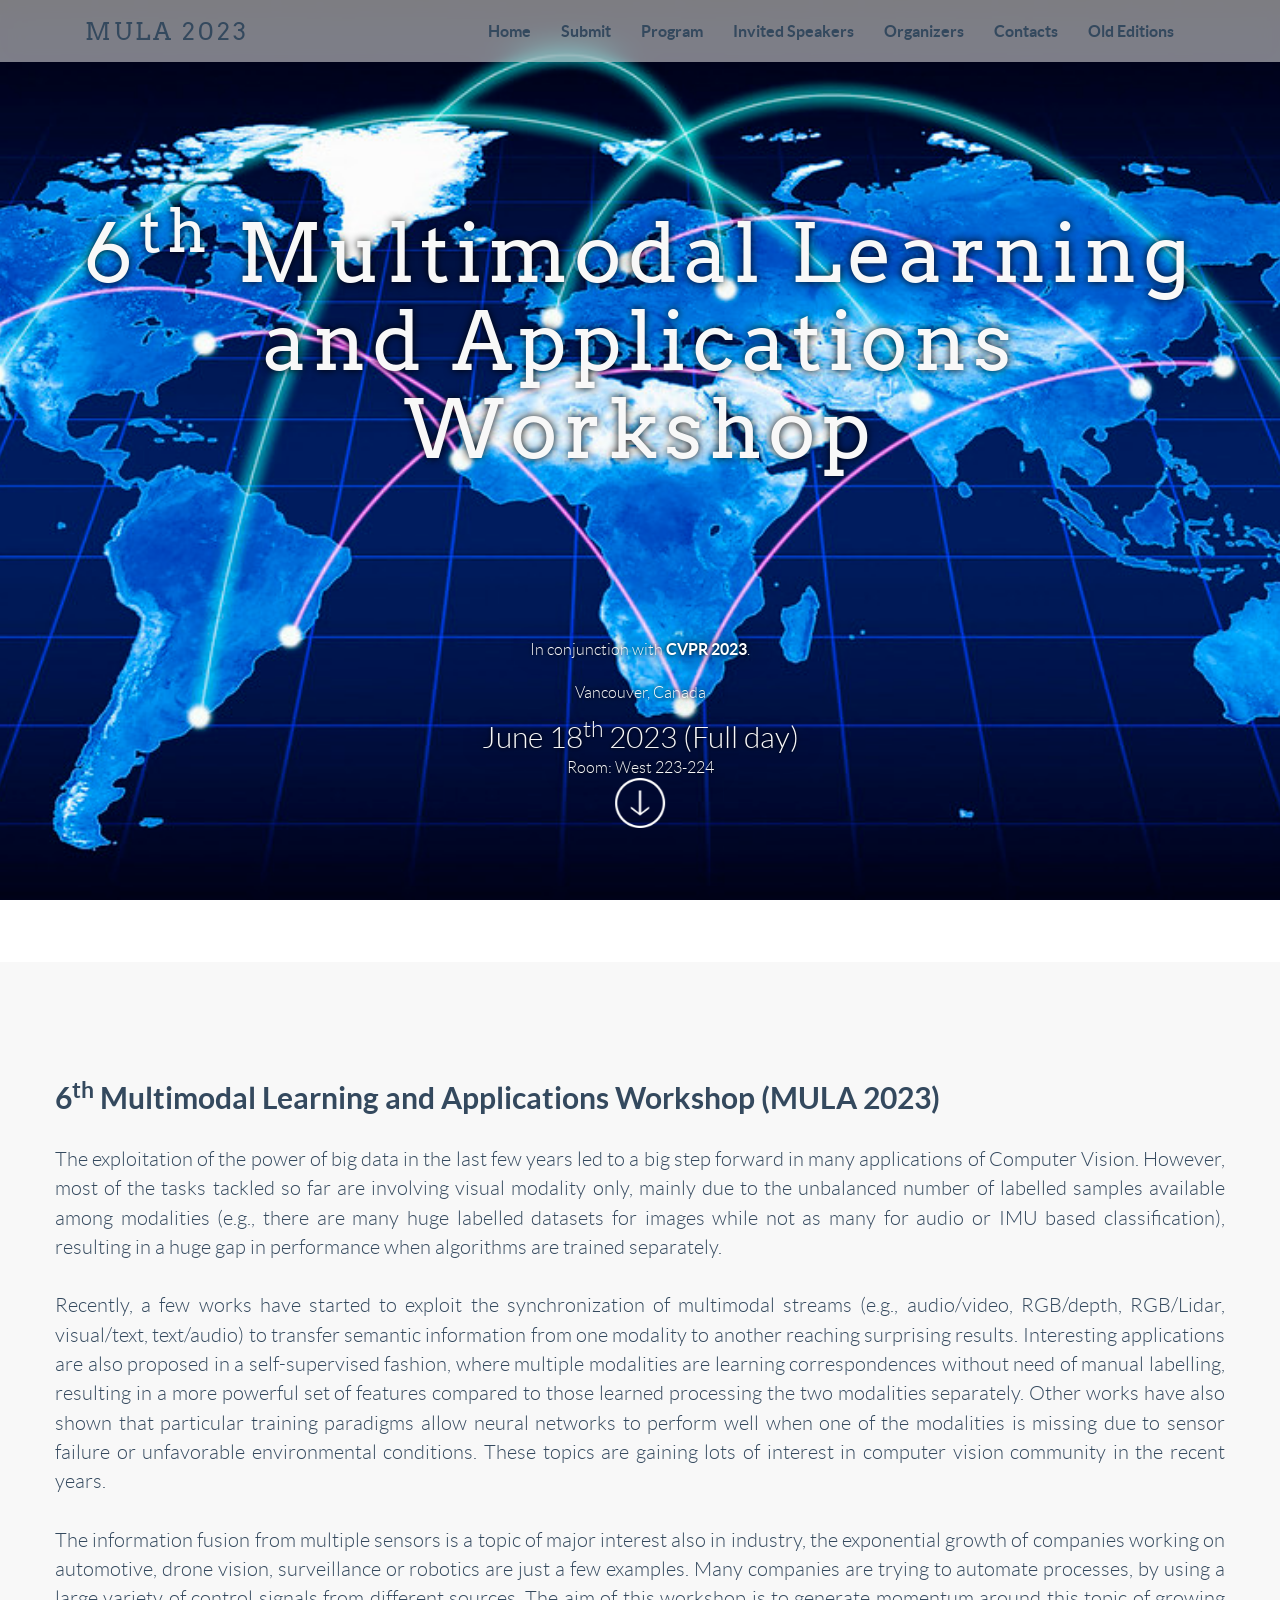
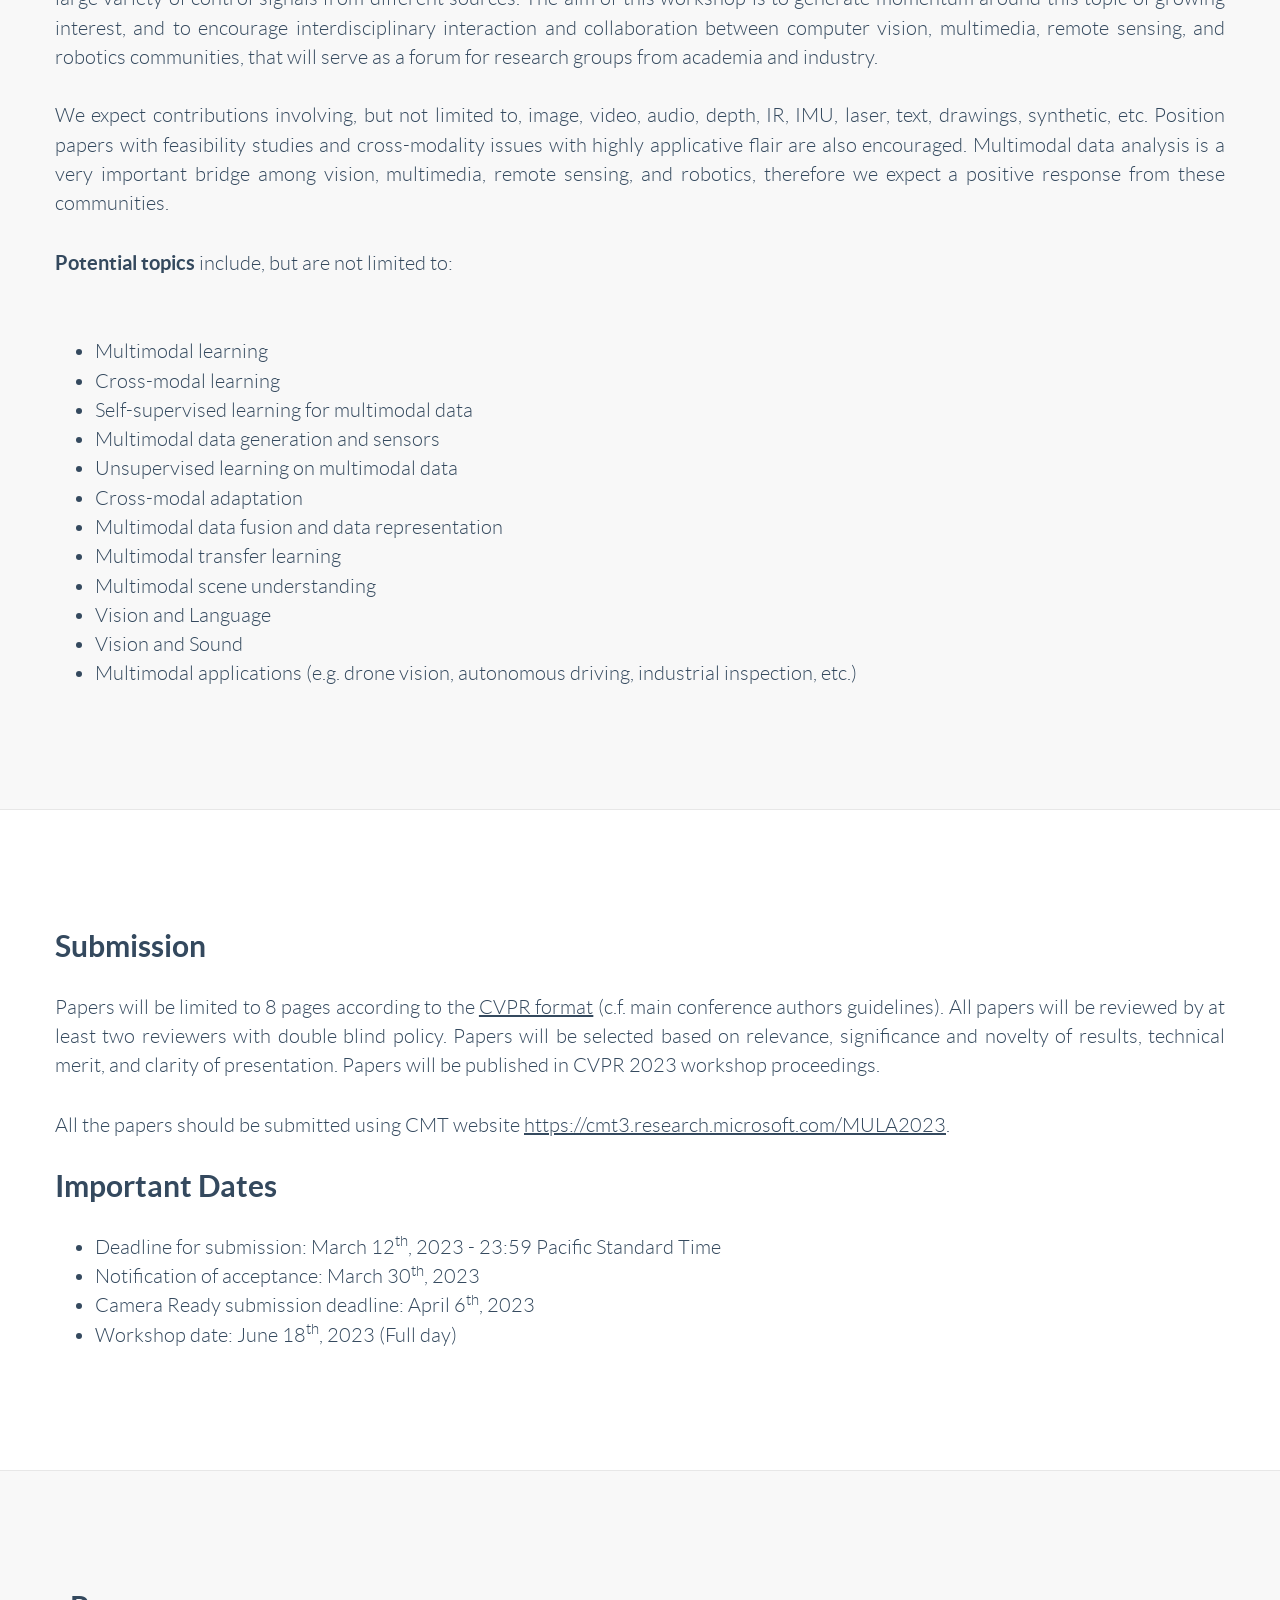
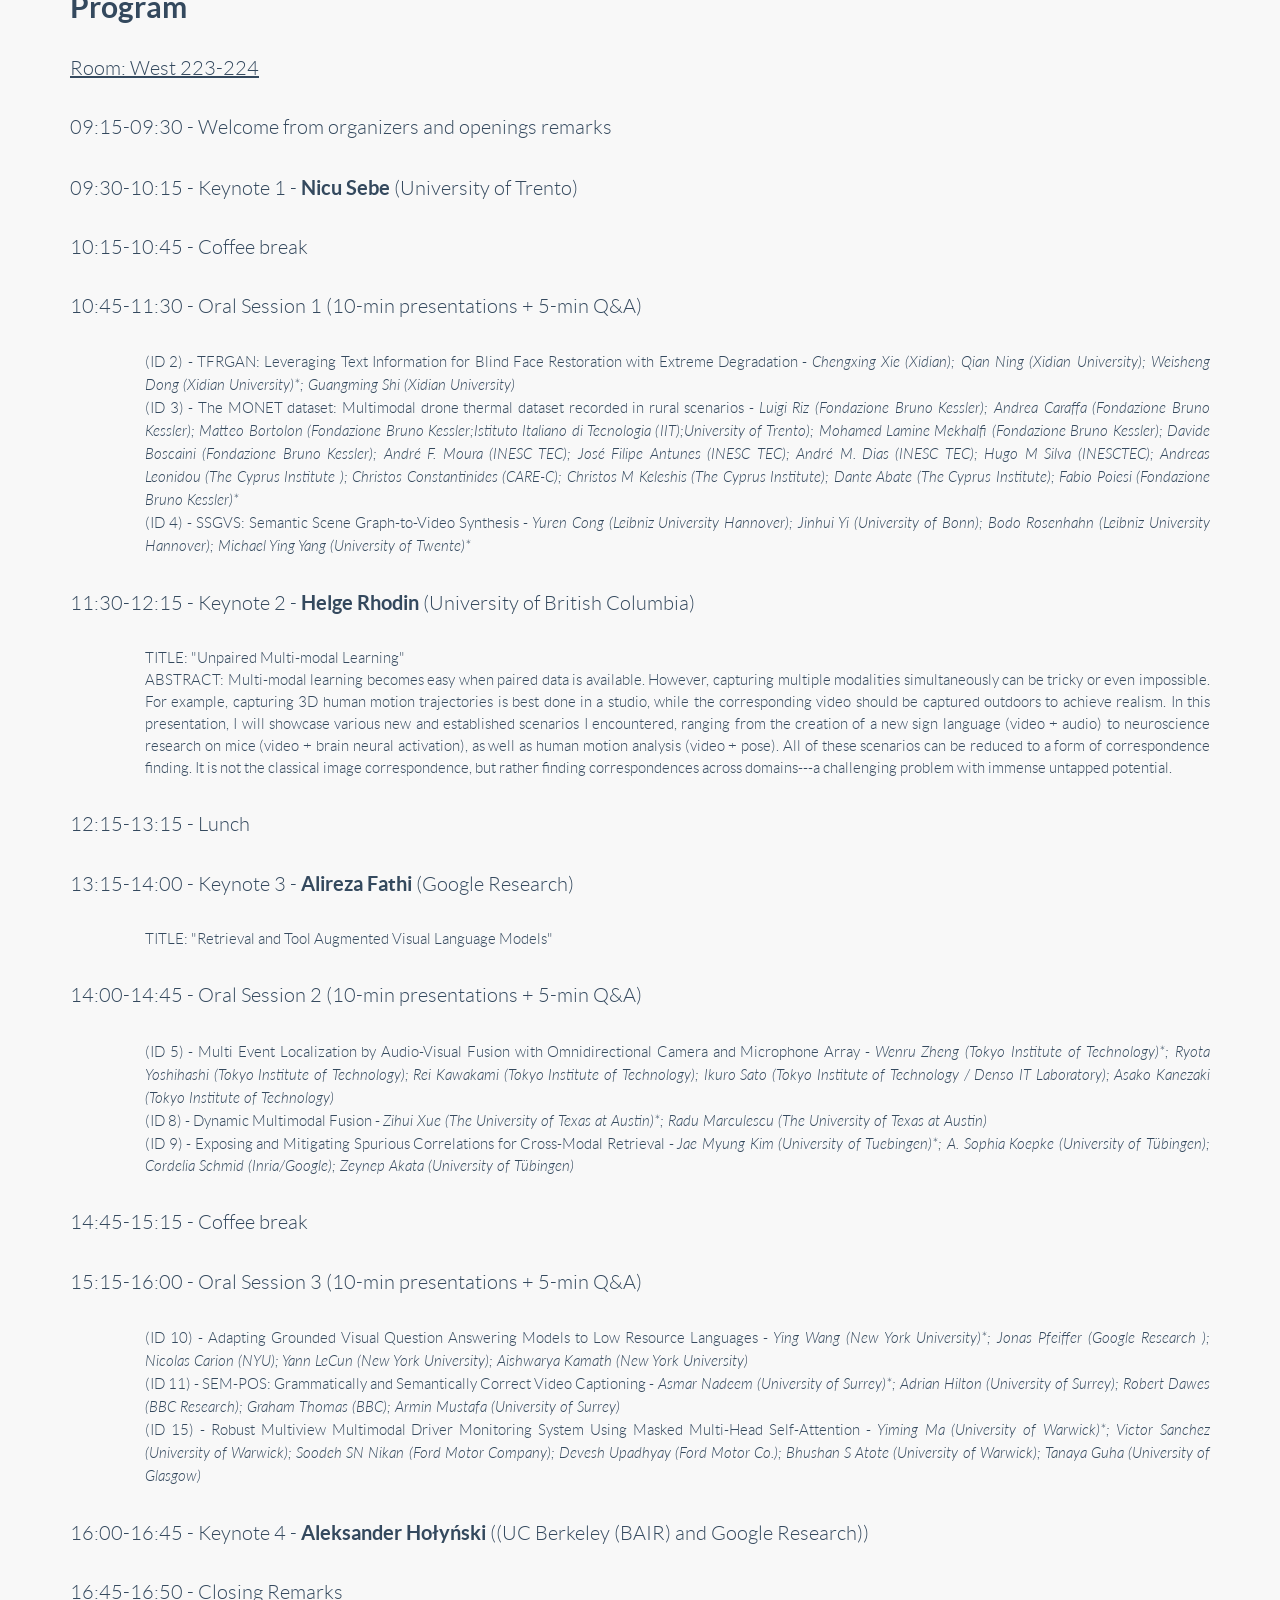
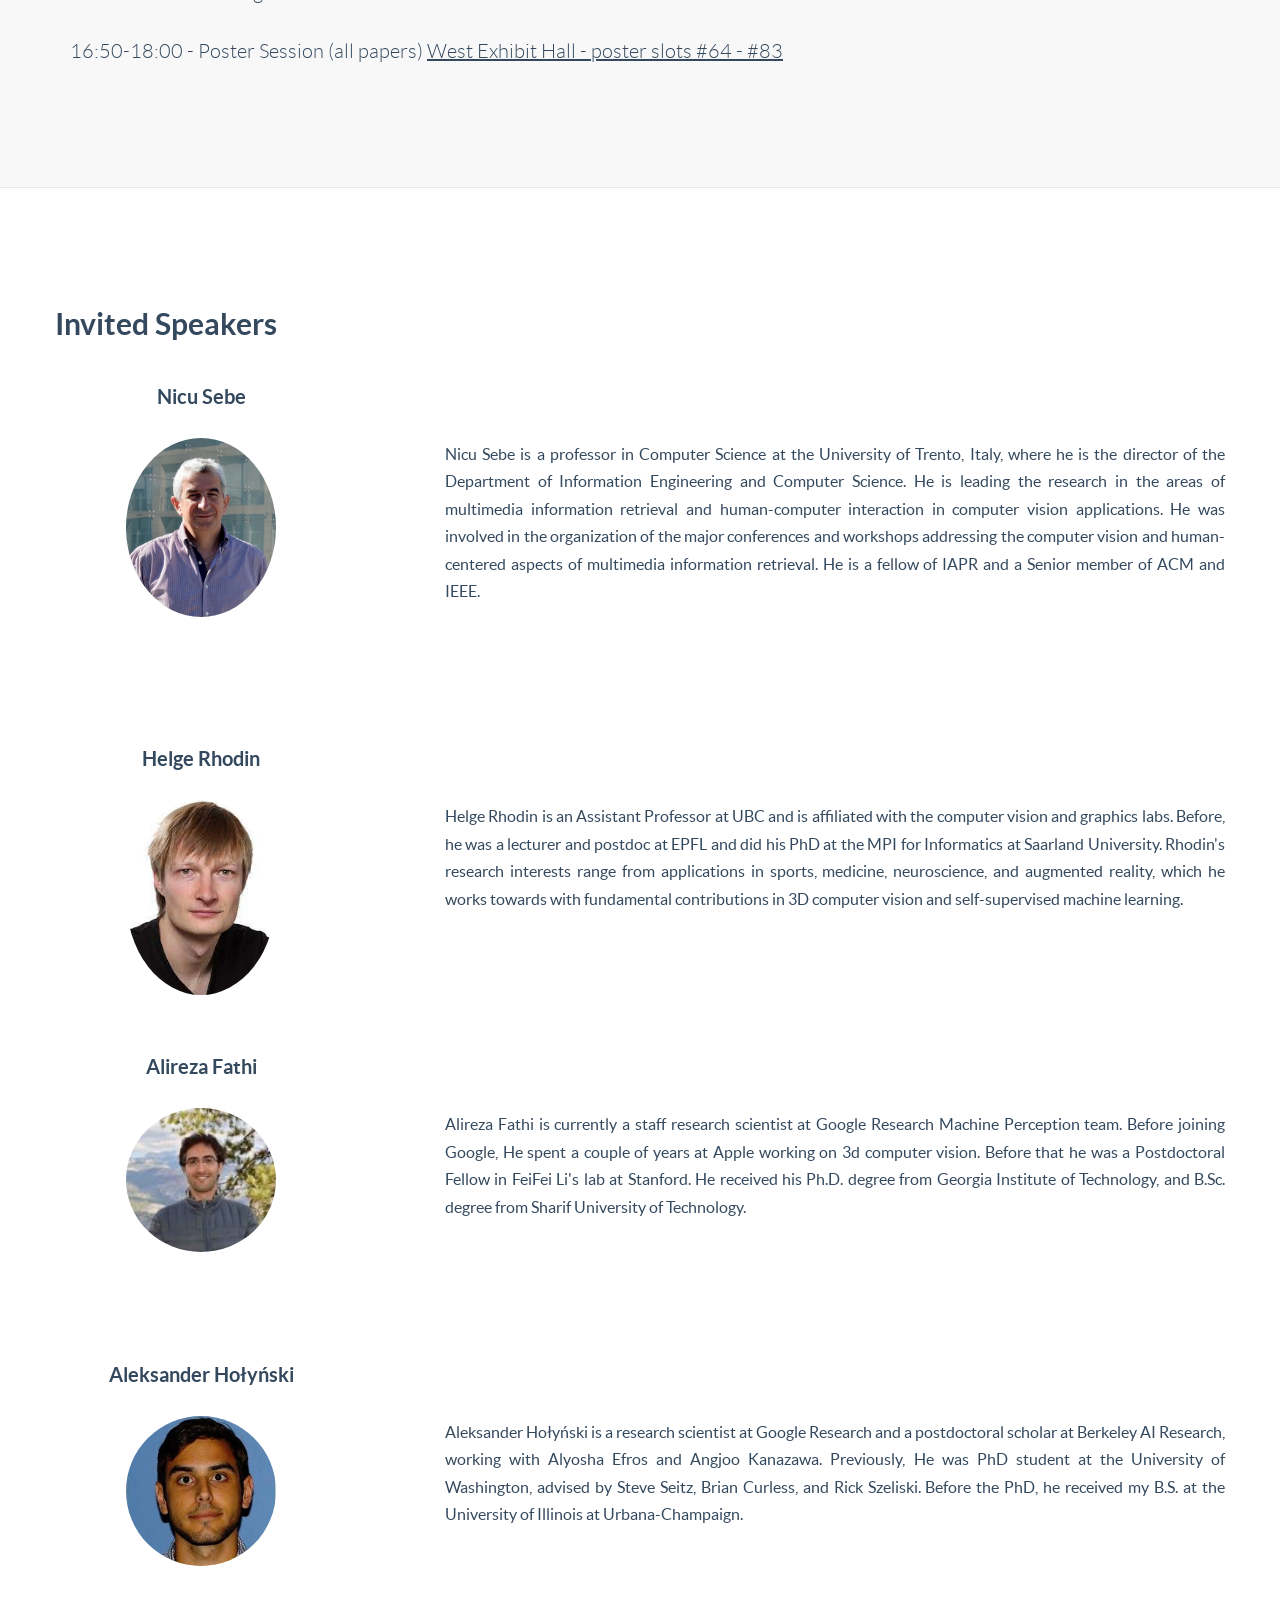
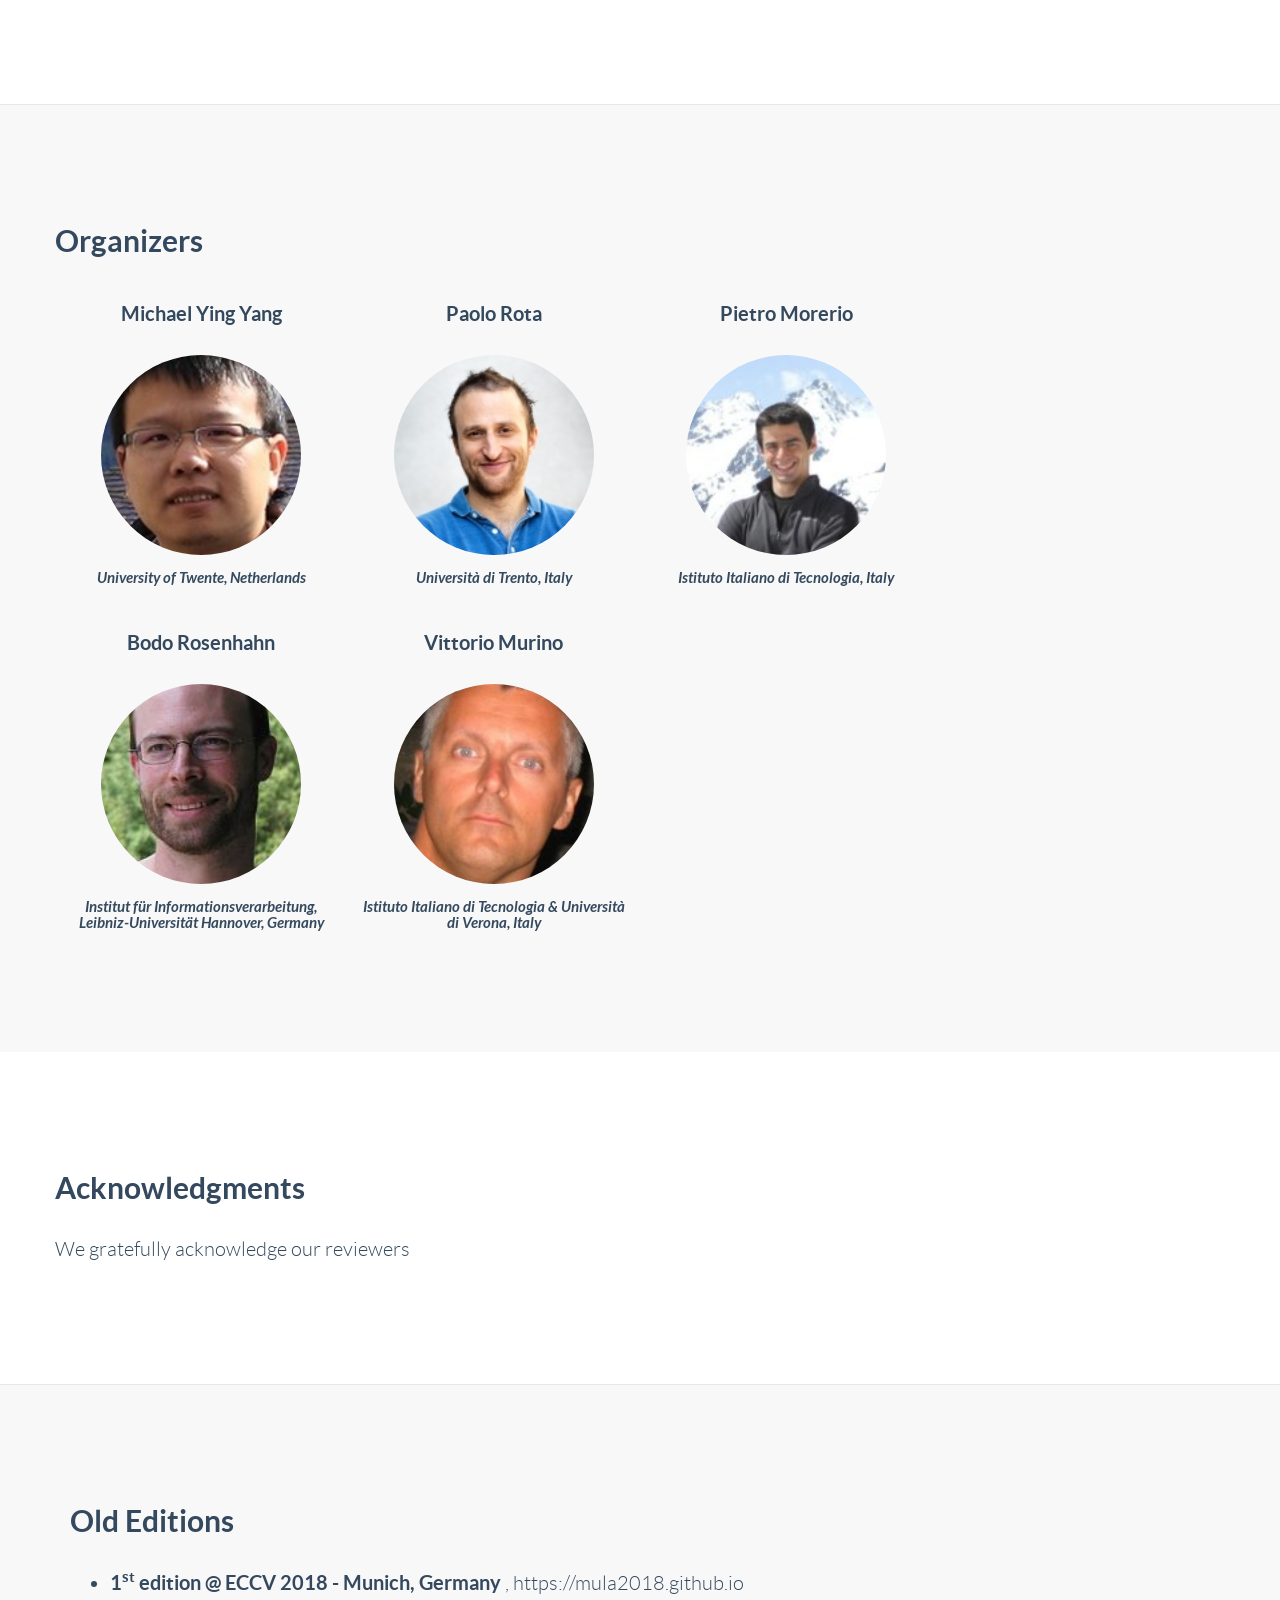
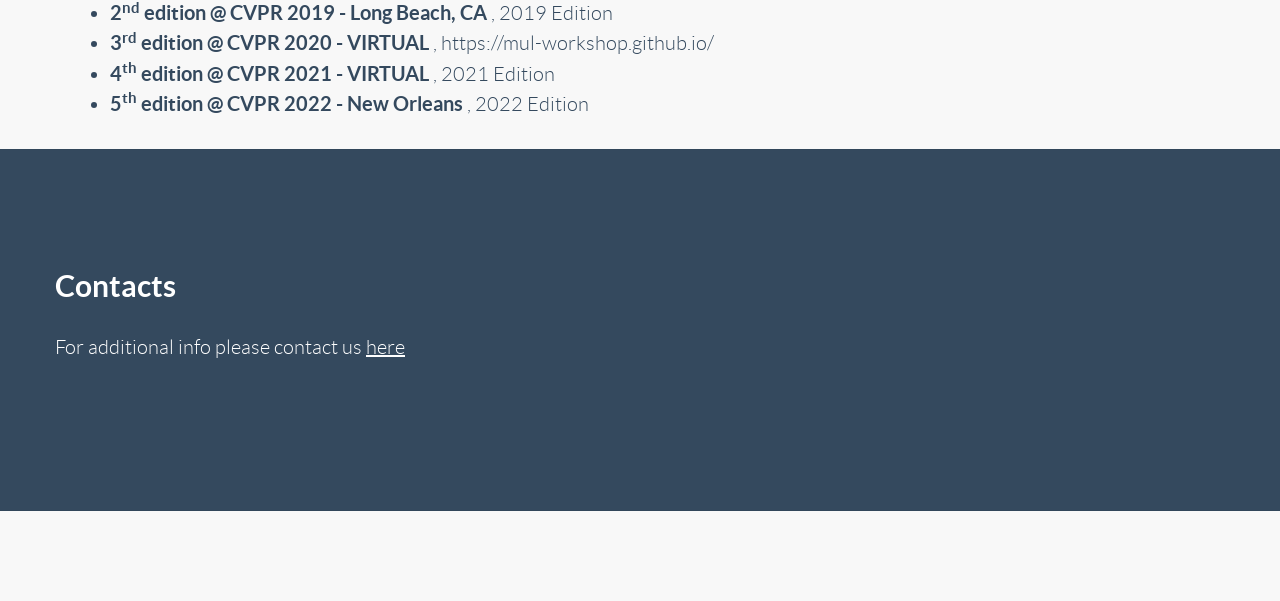
<file: index_2023.html>
<!-- FlatFy Theme - Andrea Galanti /-->
<!doctype html>
<!--[if lt IE 7]> <html class="no-js ie6 oldie" lang="en"> <![endif]-->
<!--[if IE 7]>    <html class="no-js ie7 oldie" lang="en"> <![endif]-->
<!--[if IE 8]>    <html class="no-js ie8 oldie" lang="en"> <![endif]-->
<!--[if IE 9]>    <html class="no-js ie9" lang="en"> <![endif]-->
<!--[if gt IE 9]><!--> <html> <!--<![endif]-->
<head>
    <meta charset="utf-8">
    <meta name="viewport" content="width=device-width, user-scalable=no, initial-scale=1.0, minimum-scale=1.0, maximum-scale=1.0">
    <meta name="description" content="Fourth Multimodal Learning and Applications Workshop ">
    <meta name="author" content="">

    <title>MULA 2023</title>

    <!-- Bootstrap core CSS -->
    <link href="css/bootstrap.min.css" rel="stylesheet">
 
    <!-- Custom Google Web Font -->
    <link href="font-awesome/css/font-awesome.min.css" rel="stylesheet">
    <link href='http://fonts.googleapis.com/css?family=Lato:100,300,400,700,900,100italic,300italic,400italic,700italic,900italic' rel='stylesheet' type='text/css'>
	<link href='http://fonts.googleapis.com/css?family=Arvo:400,700' rel='stylesheet' type='text/css'>
	
    <!-- Custom CSS-->
    <link href="css/general.css" rel="stylesheet">
	
	 <!-- Owl-Carousel -->
    <link href="css/custom.css" rel="stylesheet">
	<link href="css/owl.carousel.css" rel="stylesheet">
    <link href="css/owl.theme.css" rel="stylesheet">
	<link href="css/style.css" rel="stylesheet">
	<link href="css/animate.css" rel="stylesheet">
	
	<!-- Magnific Popup core CSS file -->
	<link rel="stylesheet" href="css/magnific-popup.css"> 
	
	<script src="js/modernizr-2.8.3.min.js"></script>  <!-- Modernizr /-->
	<!--[if IE 9]>
		<script src="js/PIE_IE9.js"></script>
	<![endif]-->
	<!--[if lt IE 9]>
		<script src="js/PIE_IE678.js"></script>
	<![endif]-->

	<!--[if lt IE 9]>
		<script src="js/html5shiv.js"></script>
	<![endif]-->

</head>

<body id="home">

	<!-- Preloader -->
	<div id="preloader">
		<div id="status"></div>
	</div>
	
	<!-- FullScreen -->
    <div class="intro-header">
		<div class="col-xs-12 text-center abcen1">
			<h1 class="h1_home wow fadeIn" data-wow-delay="0.4s" style="text-shadow: 0 0 8px #000000;">6<sup>th</sup> Multimodal Learning and Applications Workshop</h1>
			<h3 class="h3_home wow fadeIn" data-wow-delay="0.6s" style="text-shadow: 0px 0px 4px black, 0 0 25px black"> 
				<br></br>
				<br></br>
				<p>In conjunction with <a style="color:white" href="https://cvpr2023.thecvf.com/" target="_blank"><b>CVPR 2023</b></a>. </p> 
				<p>Vancouver, Canada </p> June 18<sup>th</sup> 2023 (Full day)
				<p>Room: West 223-224</p>
			</h3>
			<!--ul class="list-inline intro-social-buttons">
				<li><a href="https://twitter.com/galantiandrea" class="btn  btn-lg mybutton_cyano wow fadeIn" data-wow-delay="0.8s"><span class="network-name">Twitter</span></a>
				</li>
				<li id="download" ><a href="#downloadlink" class="btn  btn-lg mybutton_standard wow swing wow fadeIn" data-wow-delay="1.2s"><span class="network-name">Free Download</span></a>
				</li>
			</ul-->
		</div>    
        <!-- /.container -->
		<div class="col-xs-12 text-center abcen wow fadeIn">
			<div class="button_down "> 
				<a class="imgcircle wow bounceInUp" data-wow-duration="1.5s"  href="#scope"> <img class="img_scroll" src="img/icon/circle.png" alt=""> </a>
			</div>
		</div>
    </div>
	
	<!-- NavBar-->
	<nav class="navbar-default" role="navigation">
		<div class="container">
			<div class="navbar-header">
				<button type="button" class="navbar-toggle" data-toggle="collapse" data-target=".navbar-ex1-collapse">
					<span class="sr-only">Toggle navigation</span>
					<span class="icon-bar"></span>
					<span class="icon-bar"></span>
					<span class="icon-bar"></span>
				</button>
				<a class="navbar-brand" href="#home">MULA 2023</a>
			</div>

			<div class="collapse navbar-collapse navbar-right navbar-ex1-collapse">
				<ul class="nav navbar-nav">
					
					<li class="menuItem"><a href="#scope">Home</a></li>
					<li class="menuItem"><a href="#submit">Submit</a></li>
					<li class="menuItem"><a href="#program">Program</a></li>
					<li class="menuItem"><a href="#invited">Invited Speakers</a></li>
					<li class="menuItem"><a href="#organizers">Organizers</a></li>	
					 <!-- <li class="menuItem"><a href="#sponsors">Sponsors</a></li>					  -->
					<li class="menuItem"><a href="#contacts">Contacts</a></li>
					<!-- <li class="menuItem"><a href="#special_issue">IJCV Special Issue</a></li> -->
					<li class="menuItem"><a href="#old_editions">Old Editions</a></li>
				</ul>
			</div>
		   
		</div>
	</nav> 
	
	<!-- Scope -->
    <div id ="scope" class="content-section-a" style="border-top: 0">

        <div class="container">
			
            <div class="row">
			
				<!--div class="col-sm-6 pull-right wow fadeInRightBig">
                    <img class="img-responsive " src="img/ipad.png" alt="">
                </div-->
				
                <div class="wow fadeInRightBig" data-animation-delay="200">   
                    <h3 class="section-heading">6<sup>th</sup> Multimodal Learning and Applications Workshop (MULA 2023)</h3>
					<!-- <div class="sub-title lead" style="text-align:center"> Best Paper Award sponsored by:</div>
                     <p class="lead"  style="text-align:center"> 
						 <a href="https://www.bosch.com/" target="_blank"><img src="img/sponsor/bosch.png" height="70"></a> 
						 &nbsp;&nbsp;&nbsp;&nbsp; &nbsp;&nbsp;&nbsp;&nbsp;
						 <a href="https://www.snap.com/" target="_blank"><img src="img/sponsor/Snap-black.png" height="60"></a> 
					 </p>  -->

<!--
		    <p class="lead"  style="text-align:justify">  <b>NEWS! </b>Full recording of the event is available at <u>   <a href="https://www.youtube.com/watch?v=pHuFMcaoLio&ab_channel=MichaelYang" >https://www.youtube.com/watch?v=pHuFMcaoLio&ab_channel=MichaelYang</a>  </u>
-->
		    </p>
                    <p class="lead"  style="text-align:justify">
						The exploitation of the power of big data in the last few years led to a big step forward in many applications of Computer Vision. However, most of the tasks tackled so far are involving visual modality only, mainly due to the unbalanced number of labelled samples available among modalities (e.g., there are many huge labelled datasets for images while not as many for audio or IMU based classification), resulting in a huge gap in performance when algorithms are trained separately.<br/><br/>
						Recently, a few works have started to exploit the synchronization of multimodal streams (e.g., audio/video, RGB/depth, RGB/Lidar, visual/text, text/audio) to transfer semantic information from one modality to another reaching surprising results. Interesting applications are also proposed in a self-supervised fashion, where multiple modalities are learning correspondences without need of manual labelling, resulting in a more powerful set of features compared to those learned processing the two modalities separately. Other works have also shown that particular training paradigms allow neural networks to perform well when one of the modalities is missing due to sensor failure or unfavorable environmental conditions. These topics are gaining lots of interest in computer vision community in the recent years. <br/><br/>
						The information fusion from multiple sensors is a topic of major interest also in industry, the exponential growth of companies working on automotive, drone vision, surveillance or robotics are just a few examples. Many companies are trying to automate processes, by using a large variety of control signals from different sources. The aim of this workshop is to generate momentum around this topic of growing interest, and to encourage interdisciplinary interaction and collaboration between computer vision, multimedia, remote sensing, and robotics communities, that will serve as a forum for research groups from academia and industry. <br/><br/>
						We expect contributions involving, but not limited to, image, video, audio, depth, IR, IMU, laser, text, drawings, synthetic, etc. Position papers with feasibility studies and cross-modality issues with highly applicative flair are also encouraged. Multimodal data analysis is a very important bridge among vision, multimedia, remote sensing, and robotics, therefore we expect a positive response from these communities. <br/><br/>
						
						<b>Potential topics </b> include, but are not limited to: <br/><br/>
						<ul class="lead">
							<li>Multimodal learning</li>
							<li>Cross-modal learning</li>
							<li>Self-supervised learning for multimodal data</li>
							<li>Multimodal data generation and sensors</li>
							<li>Unsupervised learning on multimodal data</li>
							<li>Cross-modal adaptation</li>
							<li>Multimodal data fusion and data representation</li>
							<li>Multimodal transfer learning</li>
							<li>Multimodal scene understanding</li>
							<li>Vision and Language</li>
							<li>Vision and Sound</li>
							<li>Multimodal applications (e.g. drone vision, autonomous driving, industrial inspection, etc.)</li>
						</ul>
					</p>

					

					 <!--p><a class="btn btn-embossed btn-primary" href="#" role="button">View Details</a> 
					 <a class="btn btn-embossed btn-info" href="#" role="button">Visit Website</a></p-->
				</div>   
            </div>
        </div>
        <!-- /.container -->
    </div>

	<!-- Call for Papers -->
    <div id ="submit" class="content-section-b">

        <div class="container">
			
            <div class="row">
			
				<!--div class="col-sm-6 pull-right wow fadeInRightBig">
                    <img class="img-responsive " src="img/ipad.png" alt="">
                </div-->
				
                <div class="wow fadeInLeftBig" data-animation-delay="200">   
                    <h3 class="section-heading">Submission</h3>
                    
					
                    <p class="lead"  style="text-align:justify">
						Papers will be limited to 8 pages according to the  <u><a href="https://cvpr2023.thecvf.com/Conferences/2023/AuthorGuidelines" Target="blank">CVPR format</a></u> (c.f. main conference authors guidelines). 
						All papers will be reviewed by at least two reviewers with double blind policy. Papers will be selected based on relevance, significance and novelty of results, technical merit, and clarity of presentation. 
						Papers will be published in CVPR 2023 workshop proceedings. 
					</p>
					<p class="lead"  style="text-align:justify">
						All the papers should be submitted using CMT website <u><a href="https://cmt3.research.microsoft.com/MULA2023" Target="blank">https://cmt3.research.microsoft.com/MULA2023</a></u>.
					</p>

				</div>  

				<div class="wow fadeInRightBig" data-animation-delay="200">   
                    <h3 class="section-heading">Important Dates</h3>
					<!--div class="sub-title lead3">Lorem ipsum dolor sit atmet sit dolor greand fdanrh<br> sdfs sit atmet sit dolor greand fdanrh sdfs</div-->
                    <ul class="lead">

						<!-- <del><li>Deadline for submission: March 9<sup>th</sup>, 2023 - 23:59 Pacific Standard Time</li></del>
						<b>---EXTENDED---</b> -->

						<li> Deadline for submission: March 12<sup>th</sup>, 2023 - 23:59 Pacific Standard Time </li>

						<!-- <del><li>Notification of acceptance  March 30<sup>th</sup>, 2023</li></del> -->
						<li>Notification of acceptance: March 30<sup>th</sup>, 2023</li>
						<!-- <del><li>Camera Ready submission deadline: April 6<sup>th</sup>, 2023</li></del>

						<b>---EXTENDED---</b> -->
						<li>Camera Ready submission deadline: April 6<sup>th</sup>, 2023</li>

						<li> Workshop date: June 18<sup>th</sup>, 2023 (Full day)</li>

				</ul>						
				</div>  				
            </div>
        </div>
        <!-- /.container -->
    </div>
	
	<!-- Program -->
    <div id ="program" class="content-section-a">

        <div class="container">				
                <div class="wow fadeInLeftBig" data-animation-delay="200">   
                    <h3 class="section-heading">Program</h3>
                    <p class="lead"  style="text-align:justify;font-size:15px">
						<p class="lead"  style="text-align:justify">	
							<u>Room: West 223-224</u> <br>
						</p>
                    	<!-- Room: Seaside 7 -->

			    <!-- <b> N.B.</b>  Time is CDT (Central Daylight Time); -->
			    
<!--
			    <p class="lead"  style="text-align:justify">  Full recording of the event is available at <u>   <a href="https://www.youtube.com/watch?v=pHuFMcaoLio&ab_channel=MichaelYang" >https://www.youtube.com/watch?v=pHuFMcaoLio&ab_channel=MichaelYang</a>  </u>
			    </p>
-->

					<p class="lead"  style="text-align:justify">	
					09:15-09:30 - Welcome from organizers and openings remarks <br>
					</p>
					<p class="lead"  style="text-align:justify">
					09:30-10:15 - Keynote 1 - <b> Nicu Sebe </b>  (University of Trento) <br>
					</p>
					<!-- <p class="lead"  style="text-align:justify;font-size:15px;padding-left: 5em">
					  <i> Abstract: </i>  The tremendous growth of multimodal video data in recent years has increased the demand for efficient multimodal deep neural network models, particularly in domains where real-time inference is essential. While significant progress has been made on model compression and acceleration for video understanding, most existing methods rely on one-size-fits-all models, which apply the same amount of computation for all video segments across all modalities. In this talk, I will instead cover methods that adaptively change computation depending on the content of the input. In particular, in the context of audio-visual action recognition, I will describe a method that adaptively decides which modality to use for each video segment (deciding where to look at and listen to in the video), with the goal of improving both accuracy and efficiency. Finally, I will conclude my talk by describing ongoing work that integrates this technology into a system for auto-curation of sports highlights based on multimodal video understanding. <br>
					</p> -->

					<p class="lead"  style="text-align:justify">
						10:15-10:45 - Coffee break <br>
						</p>

					<p class="lead"  style="text-align:justify"> 
					10:45-11:30 - Oral Session 1 (10-min presentations + 5-min Q&A)
					</p>
					<p class="lead" style="text-align:justify;font-size:15px;padding-left: 5em">
						(ID 2) - TFRGAN: Leveraging Text Information for Blind Face Restoration with Extreme Degradation - <i>  Chengxing Xie (Xidian); Qian Ning (Xidian University); Weisheng Dong (Xidian University)*; Guangming Shi (Xidian University) </i> <br> 
						(ID 3) - The MONET dataset: Multimodal drone thermal dataset recorded in rural scenarios - <i> Luigi Riz (Fondazione Bruno Kessler); Andrea Caraffa (Fondazione Bruno Kessler); Matteo Bortolon (Fondazione Bruno Kessler;Istituto Italiano di Tecnologia (IIT);University of Trento); Mohamed Lamine Mekhalfi (Fondazione Bruno Kessler); Davide Boscaini (Fondazione Bruno Kessler); André F. Moura (INESC TEC); José  Filipe Antunes (INESC TEC); André M. Dias (INESC TEC); Hugo  M Silva (INESCTEC); Andreas  Leonidou (The Cyprus Institute ); Christos Constantinides (CARE-C); Christos M Keleshis (The Cyprus Institute); Dante  Abate (The Cyprus Institute); Fabio Poiesi (Fondazione Bruno Kessler)* </i> <br>
						(ID 4) - SSGVS: Semantic  Scene Graph-to-Video Synthesis - <i> Yuren Cong (Leibniz University Hannover); Jinhui Yi (University of Bonn); Bodo Rosenhahn (Leibniz University Hannover); Michael Ying Yang (University of Twente)*</i> <br>
					</p>
					    
					<p class="lead"  style="text-align:justify">
					11:30-12:15 - Keynote 2 - <b> Helge Rhodin </b> (University of British Columbia) <br>
					</p>

					<p class="lead" style="text-align:justify;font-size:15px;padding-left: 5em">
					TITLE: "Unpaired Multi-modal Learning" <br>
					ABSTRACT: Multi-modal learning becomes easy when paired data is available. However, capturing multiple modalities simultaneously can be tricky or even impossible. For example, capturing 3D human motion trajectories is best done in a studio, while the corresponding video should be captured outdoors to achieve realism. In this presentation, I will showcase various new and established scenarios I encountered, ranging from the creation of a new sign language (video + audio) to neuroscience research on mice (video + brain neural activation), as well as human motion analysis (video + pose). All of these scenarios can be reduced to a form of correspondence finding. It is not the classical image correspondence, but rather finding correspondences across domains---a challenging problem with immense untapped potential.
					</p>
					
					<p class="lead"  style="text-align:justify">
					12:15-13:15 - Lunch <br>
					</p>

					<p class="lead"  style="text-align:justify">
					13:15-14:00 - Keynote 3 - <b> Alireza Fathi </b> (Google Research) <br>
					</p>
					<p class="lead" style="text-align:justify;font-size:15px;padding-left: 5em">
					TITLE: "Retrieval and Tool Augmented Visual Language Models" <br>
					</p>
					
					<p class="lead"  style="text-align:justify">
					14:00-14:45 - Oral Session 2  (10-min presentations + 5-min Q&A)
					</p>

					<p class="lead" style="text-align:justify;font-size:15px;padding-left: 5em">
						(ID 5) - Multi Event Localization by Audio-Visual Fusion with Omnidirectional Camera and Microphone Array - <i> Wenru Zheng (Tokyo Institute of Technology)*; Ryota Yoshihashi (Tokyo Institute of Technology); Rei Kawakami (Tokyo Institute of Technology); Ikuro Sato (Tokyo Institute of Technology / Denso IT Laboratory); Asako Kanezaki (Tokyo Institute of Technology) </i> <br> 
				   		(ID 8) - Dynamic Multimodal Fusion - <i> Zihui Xue (The University of Texas at Austin)*; Radu Marculescu (The University of Texas at Austin) </i> <br>
				   		(ID 9) - Exposing and Mitigating Spurious Correlations for Cross-Modal Retrieval - <i> Jae Myung Kim (University of Tuebingen)*; A. Sophia Koepke (University of Tübingen); Cordelia Schmid (Inria/Google); Zeynep Akata (University of Tübingen) </i> <br>
					</p>

					<p class="lead"  style="text-align:justify">
					14:45-15:15 - Coffee break <br>
					</p>

					<p class="lead"  style="text-align:justify">
					15:15-16:00 - Oral Session 3  (10-min presentations + 5-min Q&A)
					</p>

					<p class="lead" style="text-align:justify;font-size:15px;padding-left: 5em">
						(ID 10) - Adapting Grounded Visual Question Answering Models to Low Resource Languages - <i> Ying Wang (New York University)*; Jonas Pfeiffer (Google Research ); Nicolas Carion (NYU); Yann LeCun (New York University); Aishwarya Kamath (New York University) </i> <br> 
				   		(ID 11) - SEM-POS: Grammatically and Semantically Correct Video Captioning - <i> Asmar Nadeem (University of Surrey)*; Adrian Hilton (University of  Surrey); Robert Dawes (BBC Research); Graham Thomas (BBC); Armin Mustafa (University of Surrey) </i> <br>
				   		(ID 15) - Robust Multiview Multimodal Driver Monitoring System Using Masked Multi-Head Self-Attention - <i> Yiming Ma (University of Warwick)*; Victor Sanchez (University of Warwick); Soodeh SN Nikan (Ford Motor Company); Devesh Upadhyay (Ford Motor Co.); Bhushan S Atote (University of Warwick); Tanaya Guha (University of Glasgow) </i> <br>
					</p>

					<p class="lead"  style="text-align:justify">
					16:00-16:45 - Keynote 4 - <b> Aleksander Hołyński </b> ((UC Berkeley (BAIR) and Google Research)) <br> 
					</p>
					<p class="lead"  style="text-align:justify">
					16:45-16:50 - Closing Remarks <br>
					</p>
					
					<p class="lead"  style="text-align:justify">
					16:50-18:00 -  Poster Session (all papers) <u> West Exhibit Hall - poster slots #64 - #83 </u> <br>
					</p>

				</div>
            </div>
            <div class="container">				
                <div class="wow fadeInRightBig" data-animation-delay="200">
                </div>
            </div>
        </div>
    </div>





	<!-- Invited Speakers -->
    <div id ="invited" class="content-section-b">

        <div class="container">
			
            <div class="row">
				<div class="container">
				<div class="row wow fadeInRightBig"  data-animation-delay="200">
					<h3 class="section-heading">Invited Speakers</h3>

				
					<div class="col-sm-3 wow"  data-animation-delay="200">   
						<h4 class="section-heading"><center><a href="https://disi.unitn.it/~sebe/" target="blank">Nicu Sebe </a></center></h4>
						<center><img  class="img-responsive img-rounded" style="border-radius: 50%" height="150" width="150" src="img/invited/sebe.png" alt=""></center>
					</div>
					<div class="col-sm-8 col-md-offset-1 wow" style="text-align:justify;padding: 70px 0" data-animation-delay="200">   
						<p> Nicu Sebe is a professor in Computer Science at the University of Trento, Italy, where he is the director of the Department of Information Engineering and Computer Science.
							He is leading the research in the areas of multimedia information retrieval and human-computer interaction in computer vision applications. He was involved
							in the organization of the major conferences and workshops addressing the computer vision and human-centered  aspects of multimedia information retrieval.
							He is a fellow of IAPR and a Senior member of ACM and IEEE. 
						</p>
				</div>
				</div>

				<div class="row wow fadeInRightBig">
					<p>  <wbr> </p>
				</div>
				<div class="row wow fadeInRightBig"  data-animation-delay="200">
					<div class="col-sm-3 wow"  data-animation-delay="200">   
						<h4 class="section-heading"><center><a href="https://www.cs.ubc.ca/~rhodin/web/" target="blank">Helge Rhodin</a></center></h4>
						<center><img  class="img-responsive img-rounded" style="border-radius: 50%" height="150" width="150" src="img/invited/rhodin.jpeg" alt=""></center>
					</div>
					<div class="col-sm-8 col-md-offset-1 wow" style="text-align:justify;padding: 70px 0" data-animation-delay="200">   
						<p> Helge Rhodin is an Assistant Professor at UBC and is affiliated with the computer vision and graphics labs. 
							Before, he was a lecturer and postdoc at EPFL and did his PhD at the MPI for Informatics at Saarland University. 
							Rhodin's research interests range from applications in sports, medicine, neuroscience, and augmented reality, which he works towards with fundamental contributions in 3D computer vision and self-supervised machine learning.


						</p>
					</div> 
				</div>		
				
				<div class="row wow fadeInRightBig">
					<p> <wbr> </p>
				</div>
				<div class="row wow fadeInRightBig"  data-animation-delay="200">
					<div class="col-sm-3 wow"  data-animation-delay="200">   
						<h4 class="section-heading"><center><a href="https://www.alirezafathi.org/" target="blank">Alireza Fathi
						</a></center></h4>
						<center><img  class="img-responsive img-rounded" style="border-radius: 50%" height="150" width="150" src="img/invited/fathi.jpeg" alt=""></center>
					</div>
					<div class="col-sm-8 col-md-offset-1 wow" style="text-align:justify;padding: 70px 0" data-animation-delay="200">   
						<p>  
							Alireza Fathi is currently a staff research scientist at Google Research Machine Perception team. Before joining Google, He spent a couple of years at Apple working on 3d computer vision. 
							Before that he was a Postdoctoral Fellow in FeiFei Li's lab at Stanford. He received his Ph.D. degree from Georgia Institute of Technology, and B.Sc. degree from Sharif University of Technology.


						</p>
					</div> 
				</div>	
				
				<div class="row wow fadeInRightBig">
					<p> <wbr> </p>
				</div>
				<div class="row wow fadeInRightBig"  data-animation-delay="200">
					<div class="col-sm-3 wow"  data-animation-delay="200">   
						<h4 class="section-heading"><center><a href="https://holynski.org/" target="blank"> Aleksander Hołyński 
						</a></center></h4>
						<center><img  class="img-responsive img-rounded" style="border-radius: 50%" height="150" width="150" src="img/invited/holynski.jpeg" alt=""></center>
					</div>
					<div class="col-sm-8 col-md-offset-1 wow" style="text-align:justify;padding: 70px 0" data-animation-delay="200">   
						<p>  Aleksander Hołyński is a research scientist at Google Research and a postdoctoral scholar at Berkeley AI Research, working with Alyosha Efros and Angjoo Kanazawa. 
							Previously, He was PhD student at the University of Washington, advised by Steve Seitz, Brian Curless, and Rick Szeliski. 
							Before the PhD, he received my B.S. at the University of Illinois at Urbana-Champaign. 
						</p>
					</div> 
				</div>	


           	 </div>
        	</div>
    	</div>
	</div>
	
	<!-- Organizers -->
    <div id="organizers" class="content-section-a"> 
		
		<div class="container">
		        <div class="row wow fadeInRightBig"  data-animation-delay="200">
				<h3 class="section-heading">Organizers</h3>
				

				<div class="col-sm-3 wow fadeInRightBig"  data-animation-delay="200">   
					<h4 class="section-heading"><center>Michael Ying Yang</center></h4>
					<center><img  class="img-responsive img-rounded" style="border-radius: 50%" height="200" width="200" src="img/organizer/yang.jpg" alt=""></center>
					<h5 class="section-heading"><center><i>University of Twente, Netherlands</i></center></h5>
				</div> 

				<div class="col-sm-3 wow fadeInRightBig"  data-animation-delay="200">   
					<h4 class="section-heading"><center>Paolo Rota</center></h4>
					<center><img  class="img-responsive img-rounded" style="border-radius: 50%" height="200" width="200" src="img/organizer/rota.jpg" alt=""></center>
					<h5 class="section-heading"><center><i>Università di Trento, Italy</i></center></h5>
				</div>
				
				<div class="col-sm-3 wow fadeInRightBig"  data-animation-delay="">   
					<h4 class="section-heading"><center>Pietro Morerio</center></h4>
					<center><img  class="img-responsive img-rounded" style="border-radius: 50%" height="200" width="200" src="img/organizer/morerio.jpg" alt=""></center>
					<h5 class="section-heading"><center><i>Istituto Italiano di Tecnologia, Italy</i></center></h5>
				</div>
				
				<!-- <div class="col-sm-3 wow fadeInRightBig"  data-animation-delay="200">   
					<h4 class="section-heading"><center>Massimiliano Mancini</center></h4>
					<center><img  class="img-responsive img-rounded" style="border-radius: 50%" height="200" width="200" src="img/organizer/mancini.jpg" alt=""></center>
					<h5 class="section-heading"><center><i>University of Tübingen, Germany </i></center></h5>
				</div> -->
				
				</div>
				
				<div class="row wow fadeInRightBig"  data-animation-delay="200">
				
				<!-- <div class="col-sm-3 wow fadeInRightBig"  data-animation-delay="200">   
					<h4 class="section-heading"><center>Zeynep Akata</center></h4>
					<center><img  class="img-responsive img-rounded" style="border-radius: 50%" height="200" width="200" src="img/organizer/akata.jpg" alt=""></center>
					<h5 class="section-heading"><center><i>University of Tübingen, Germany </i></center></h5>
				</div> -->
				
				<div class="col-sm-3 wow fadeInRightBig"  data-animation-delay="200">   
					<h4 class="section-heading"><center>Bodo Rosenhahn</center></h4>
					<center><img  class="img-responsive img-rounded" style="border-radius: 50%" height="200" width="200" src="img/organizer/rosenhahn.jpg" alt=""></center>
					<h5 class="section-heading"><center><i>Institut für Informationsverarbeitung, Leibniz-Universität Hannover, Germany</i></center></h5>
				</div>
				<div class="col-sm-3 wow fadeInRightBig"  data-animation-delay="200">   
					<h4 class="section-heading"><center>Vittorio Murino</center></h4>
					<center><img  class="img-responsive img-rounded" style="border-radius: 50%" height="200" width="200" src="img/organizer/murino.jpg" alt=""></center>
					<h5 class="section-heading"><center><i>Istituto Italiano di Tecnologia & Università di Verona, Italy </i></center></h5>
				</div>
			</div>
        </div>
    </div>

	<!-- Program Committee -->
    <div id ="committee" class="content-section-b" style="border-top: 0">
        <div class="container">			
            <div class="row">			
				<!--div class="col-sm-6 pull-right wow fadeInRightBig">
                    <img class="img-responsive " src="img/ipad.png" alt="">
                </div-->				
                <div class="wow fadeInLeftBig" data-animation-delay="200">   
                    <h3 class="section-heading"> Acknowledgments</h3>
					<!--div class="sub-title lead3">Lorem ipsum dolor sit atmet sit dolor greand fdanrh<br> sdfs sit atmet sit dolor greand fdanrh sdfs</div-->
					<p class="lead"  style="text-align:justify">
						We gratefully acknowledge our reviewers

						<ul class="lead">
							<!-- AJ	Piergiovanni,
							Alina	Roitberg,
							Andrea	Pilzer,
							Andrea	Zunino,
							Anelia	Angelova,
							Anil Osman	Tur,
							Arif	Mahmood,
							Carles	Ventura,
							Christoph	Reinders,
							Dario	Fontanel,
							Davide	Talon,
							Dayan	Guan,
							Enrico	Fini,
							Fabio	Cermelli,
							Giacomo	Zara,
							Gianluca	Scarpellini,
							Guanglei	Yang,
							Haidong	Zhu,
							Haoyu	Dong,
							Hari Prasanna	Das ,
							Ichraf	Lahouli,
							Jae Myung	Kim,
							Jiguo	Li,
							Karsten	Roth,
							Leonard	Salewski,
							Letitia	Parcalabescu,
							Limin	Wang,
							Mihee	Lee,
							Nicola	Dall'Asen,
							Praneet	Dutta,
							Pritish	Sahu,
							Qing	Wan,
							Rico	Jonschkowski,
							Ruggero	Ragonesi,
							Sharath	Koorathota,
							Shih-Han	Chou,
							Shyamgopal	Karthik,
							Suvarna	Kadam,
							Tal	Hakim,
							Thiago	Oliveira-Santos,
							Thomas	Hummel,
							Thomas	Theodoridis,
							Uddeshya	Upadhyay,
							Victor	Turrisi da Costa,
							Vladimir	Kniaz,
							Vladimir	Pavlovic,
							Wentong	Liao,
							Woojeong	Jin,
							Xu	Dong,
							Yanbei	Chen,
							Yoonsuck	Choe,
							Yue	Song,
							Ze	Wang. -->

						</ul> 

					</p>

					 <!--p><a class="btn btn-embossed btn-primary" href="#" role="button">View Details</a> 
					 <a class="btn btn-embossed btn-info" href="#" role="button">Visit Website</a></p-->
				</div>   
            </div>
        </div>
        <!-- /.container -->
    </div>

    <!-- Sponsor -->
     <!-- <div id ="sponsors" class="content-section-a" style="border-top: 0"> 
         <div class="container">			 
             <div class="row">			 
				<div class="col-sm-6 pull-right wow fadeInRightBig">
                    <img class="img-responsive " src="img/ipad.png" alt="">
                </div				
                 <div class="wow fadeInRightBig" data-animation-delay="200">    
                     <h3 class="section-heading"> Sponsors </h3> 
					<div class="sub-title lead">We gratefully acknowlegde our sponsors for supporting the Best Paper Award</div>
					<p> </p>
                     <p class="lead"  style="text-align:justify"> 
						 <a href="https://www.snap.com/" target="_blank"><img src="img/sponsor/Snap-black.png" width="400"></a> 
					 </p> 
					 <p> <a class="btn btn-embossed btn-info" href="https://www.snap.com/" role="button">Visit Website</a></p
					<p> &nbsp;&nbsp;</p>
					 <p class="lead"  style="text-align:justify"> 
						 <a href="https://www.bosch.com/" target="_blank"><img src="img/sponsor/bosch.png" width="400"></a> 
					 </p> 
					 <p> <a class="btn btn-embossed btn-info" href="https://www.bosch.com/" role="button">Visit Website</a></p
				 </div>    
             </div> 
         </div> 
     </div>  -->

	
	
<!-- <div id ="special_issue" class="content-section-a" style="border-top: 0">
        <div class="container">						
                <div class="wow fadeInRightBig" data-animation-delay="200">   
					<h3 class="section-heading"> IJCV Special Issue </h3>
					
					<a href="https://www.springer.com/journal/11263/updates/23159852?gclid=Cj0KCQjwhqaVBhCxARIsAHK1tiNlJcecKyxOzacWAGubPisKaHP7P6XkYYGt1xXKnuxPG-rTPP2FjV4aAmdAEALw_wcB" target="_blank"><img src="img/special_issue.png" width="1000"></a> 

					
		</div>
    </div>
     -->
<!--
     Old editions 
-->
    <div id ="old_editions" class="content-section-a" style="border-top: 0">
        <div class="container">						
                <div class="wow fadeInRightBig" data-animation-delay="200">   
					<h3 class="section-heading"> Old Editions </h3>
					
					<ul class="lead">
						<li> <b>1<sup>st</sup> edition @ ECCV 2018 - Munich, Germany </b>, <a href="https://mula2018.github.io/">https://mula2018.github.io</a> </li>
						<li> <b>2<sup>nd</sup> edition @ CVPR 2019 - Long Beach, CA </b>,  <a href="index_2019.html"> 2019 Edition</a></li>
						<li> <b>3<sup>rd</sup> edition @ CVPR 2020 - VIRTUAL </b>,  <a href="https://mul-workshop.github.io/">https://mul-workshop.github.io/</a>  </li>
						<li> <b>4<sup>th</sup> edition @ CVPR 2021 - VIRTUAL </b>,  <a href="index_2021.html"> 2021 Edition</a></li>
						<li> <b>5<sup>th</sup> edition @ CVPR 2022 - New Orleans </b>,  <a href="index_2022.html"> 2022 Edition</a></li>
						
					</ul>
		</div>
    </div>


	<div id="contacts" class="content-section-c ">
			 <!-- Contacts -->
		<div class="container">
			<div class="row">
			
				<!--div class="col-sm-6 pull-right wow fadeInRightBig">
                    <img class="img-responsive " src="img/ipad.png" alt="">
                </div-->
				
                <div class="wow fadeInLeftBig" data-animation-delay="200">   
                    <h3 class="section-heading" style="color:white">Contacts</h3>
					<!--div class="sub-title lead3">Lorem ipsum dolor sit atmet sit dolor greand fdanrh<br> sdfs sit atmet sit dolor greand fdanrh sdfs</div-->
                    <p class="lead"  style="text-align:left;color:white">
						For additional info please contact us <u><a style="color:white" href="mailto:mula.workshop@gmail.com">here</a></u> 
					</p>
					
				</div>   
				<!-- <div class="wow fadeInLeftBig" data-animation-delay="200">   
                    <h3 class="section-heading"></h3>
                    <p class="lead"  style="text-align:right">
						©MULA2019
					</p>
					
				</div>   	 -->				
            </div>
			<div class="row">
			
						<div class="col-md-6 col-md-offset-3 text-center">
							<div >
									<div class="morph-button ">
										<button type="button"></button>
										
									</div>
							</div>
						</div>	
			</div>
		</div>
	</div>	

   
    <footer>
    
    </footer>

    <!-- JavaScript -->
    <script src="js/jquery-1.10.2.js"></script>
    <script src="js/bootstrap.js"></script>
	<script src="js/owl.carousel.js"></script>
	<script src="js/script.js"></script>
	<!-- StikyMenu -->
	<script src="js/stickUp.min.js"></script>
	<script type="text/javascript">
	  jQuery(function($) {
		$(document).ready( function() {
		  $('.navbar-default').stickUp();
		  
		});
	  });
	
	</script>
	<!-- Smoothscroll -->
	<script type="text/javascript" src="js/jquery.corner.js"></script> 
	<script src="js/wow.min.js"></script>
	<script>
	 new WOW().init();
	</script>
	<script src="js/classie.js"></script>
	<script src="js/uiMorphingButton_inflow.js"></script>
	<!-- Magnific Popup core JS file -->
	<script src="js/jquery.magnific-popup.js"></script> 
</body>

</html>
</file>
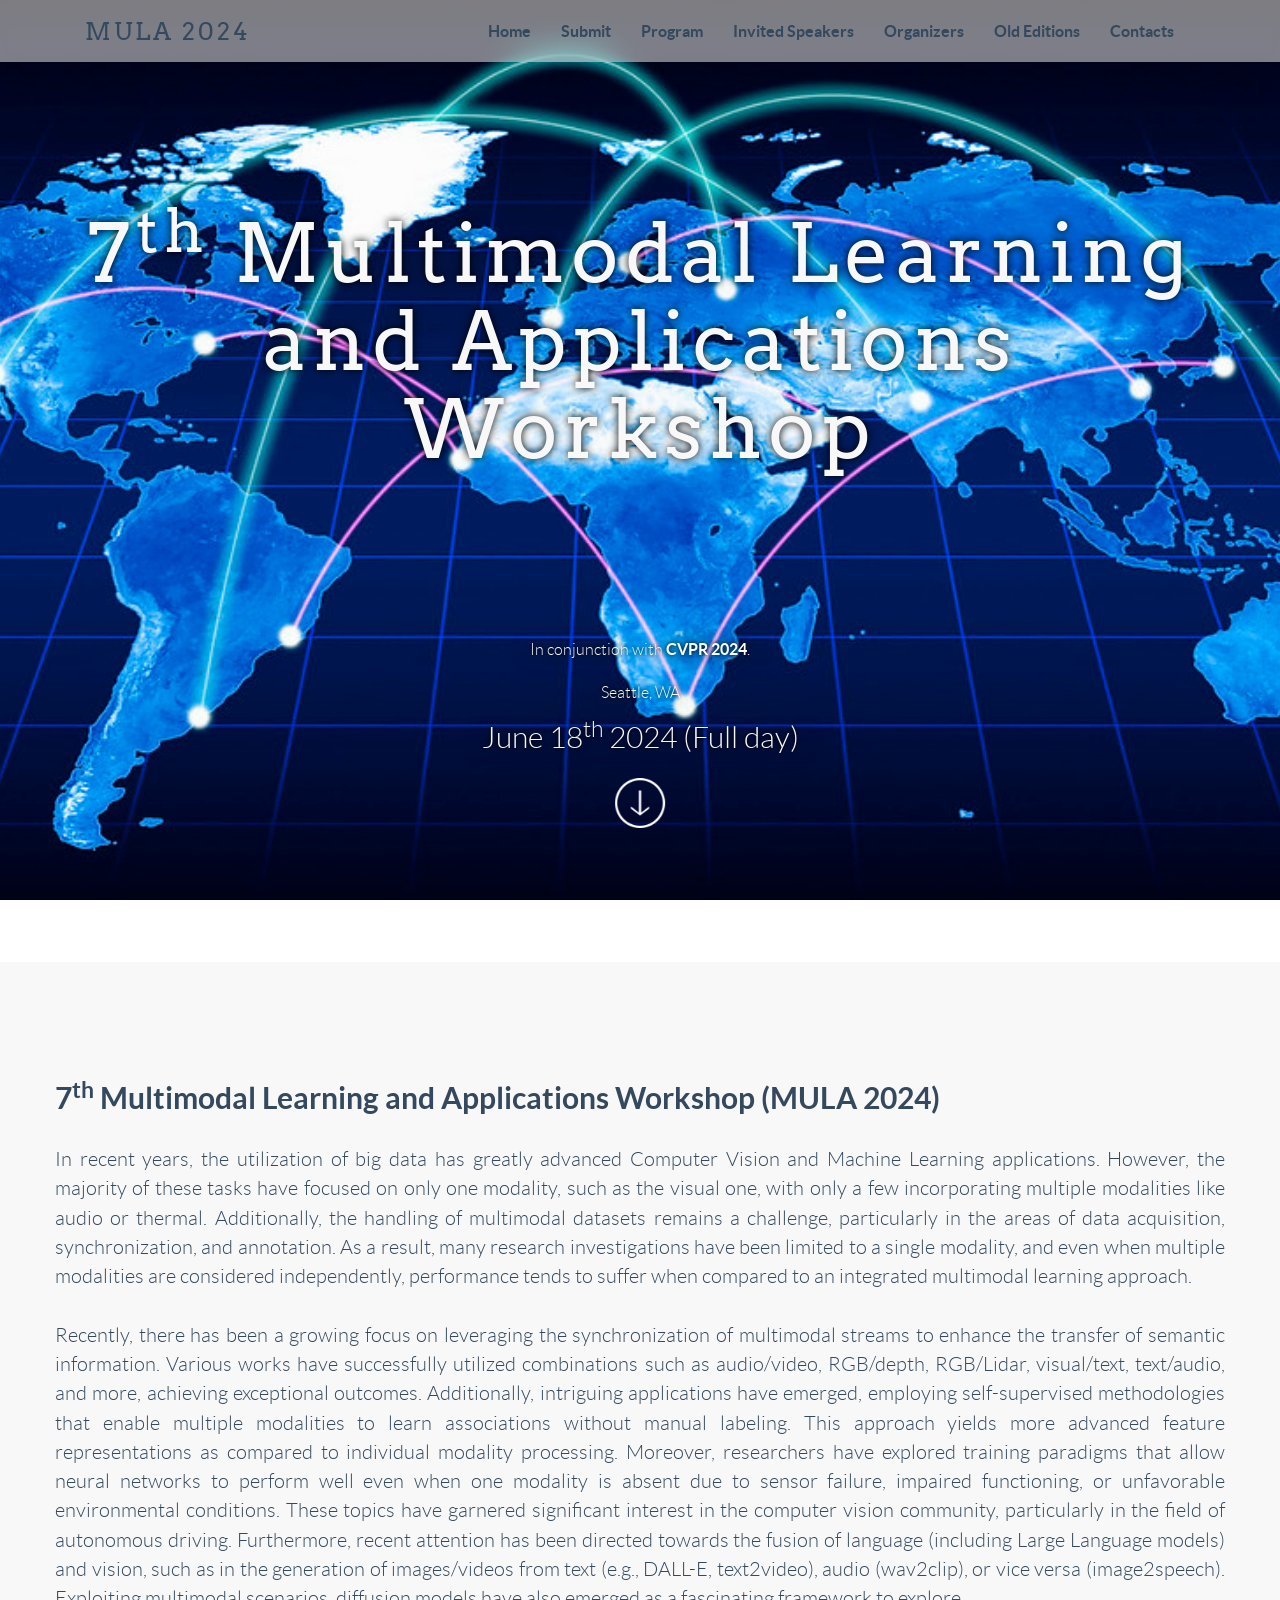
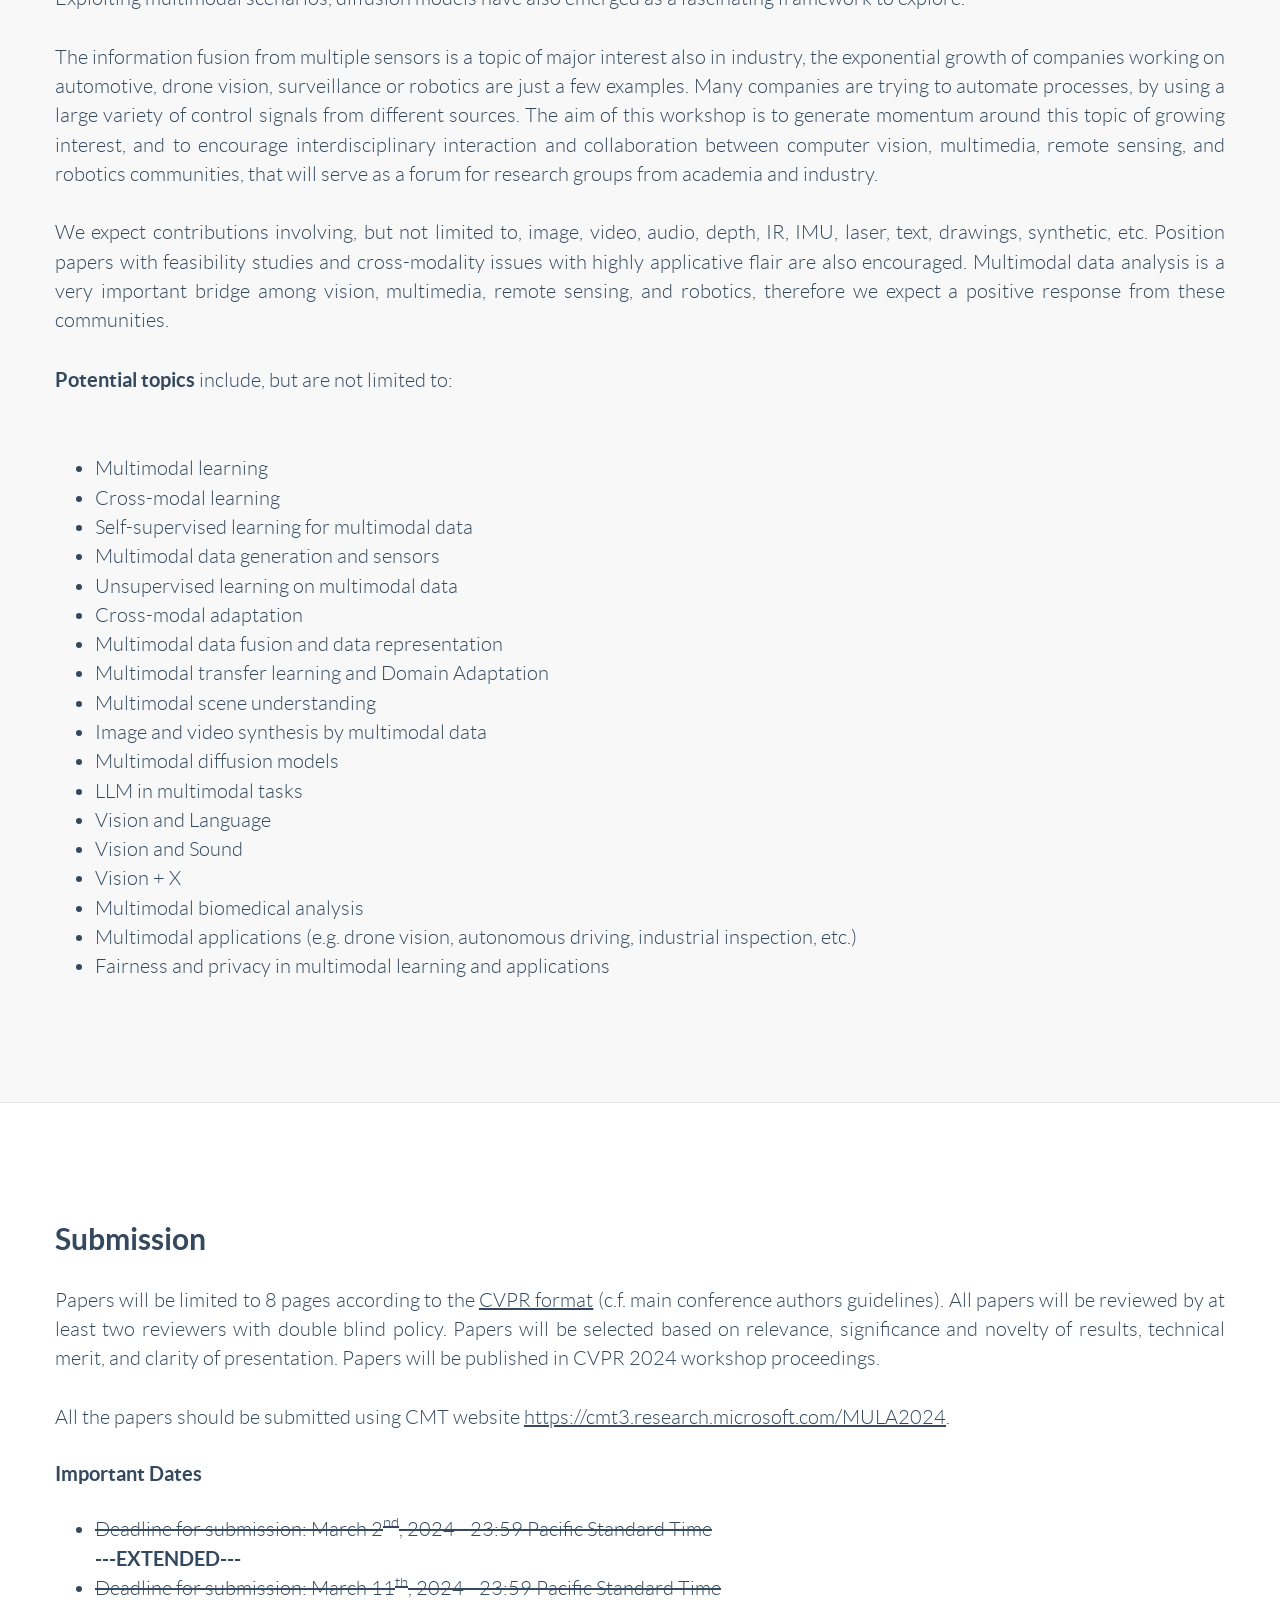
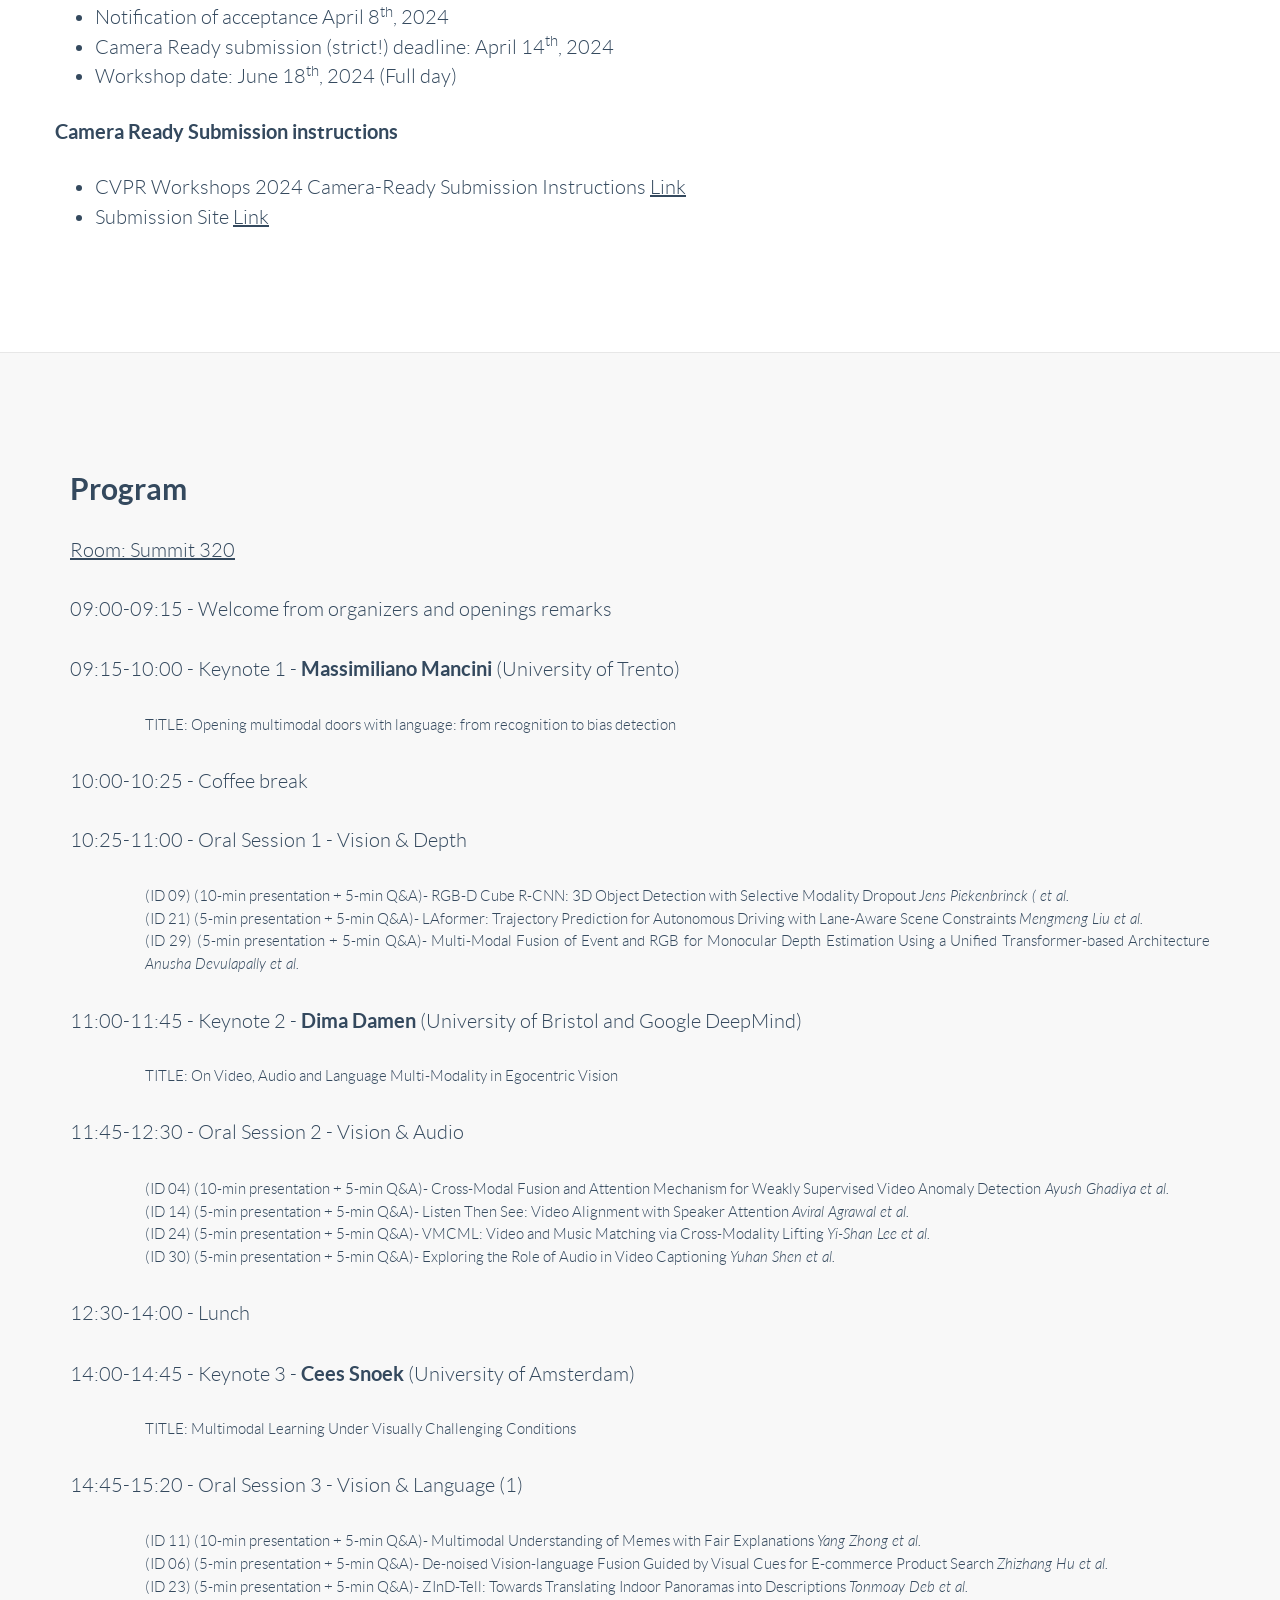
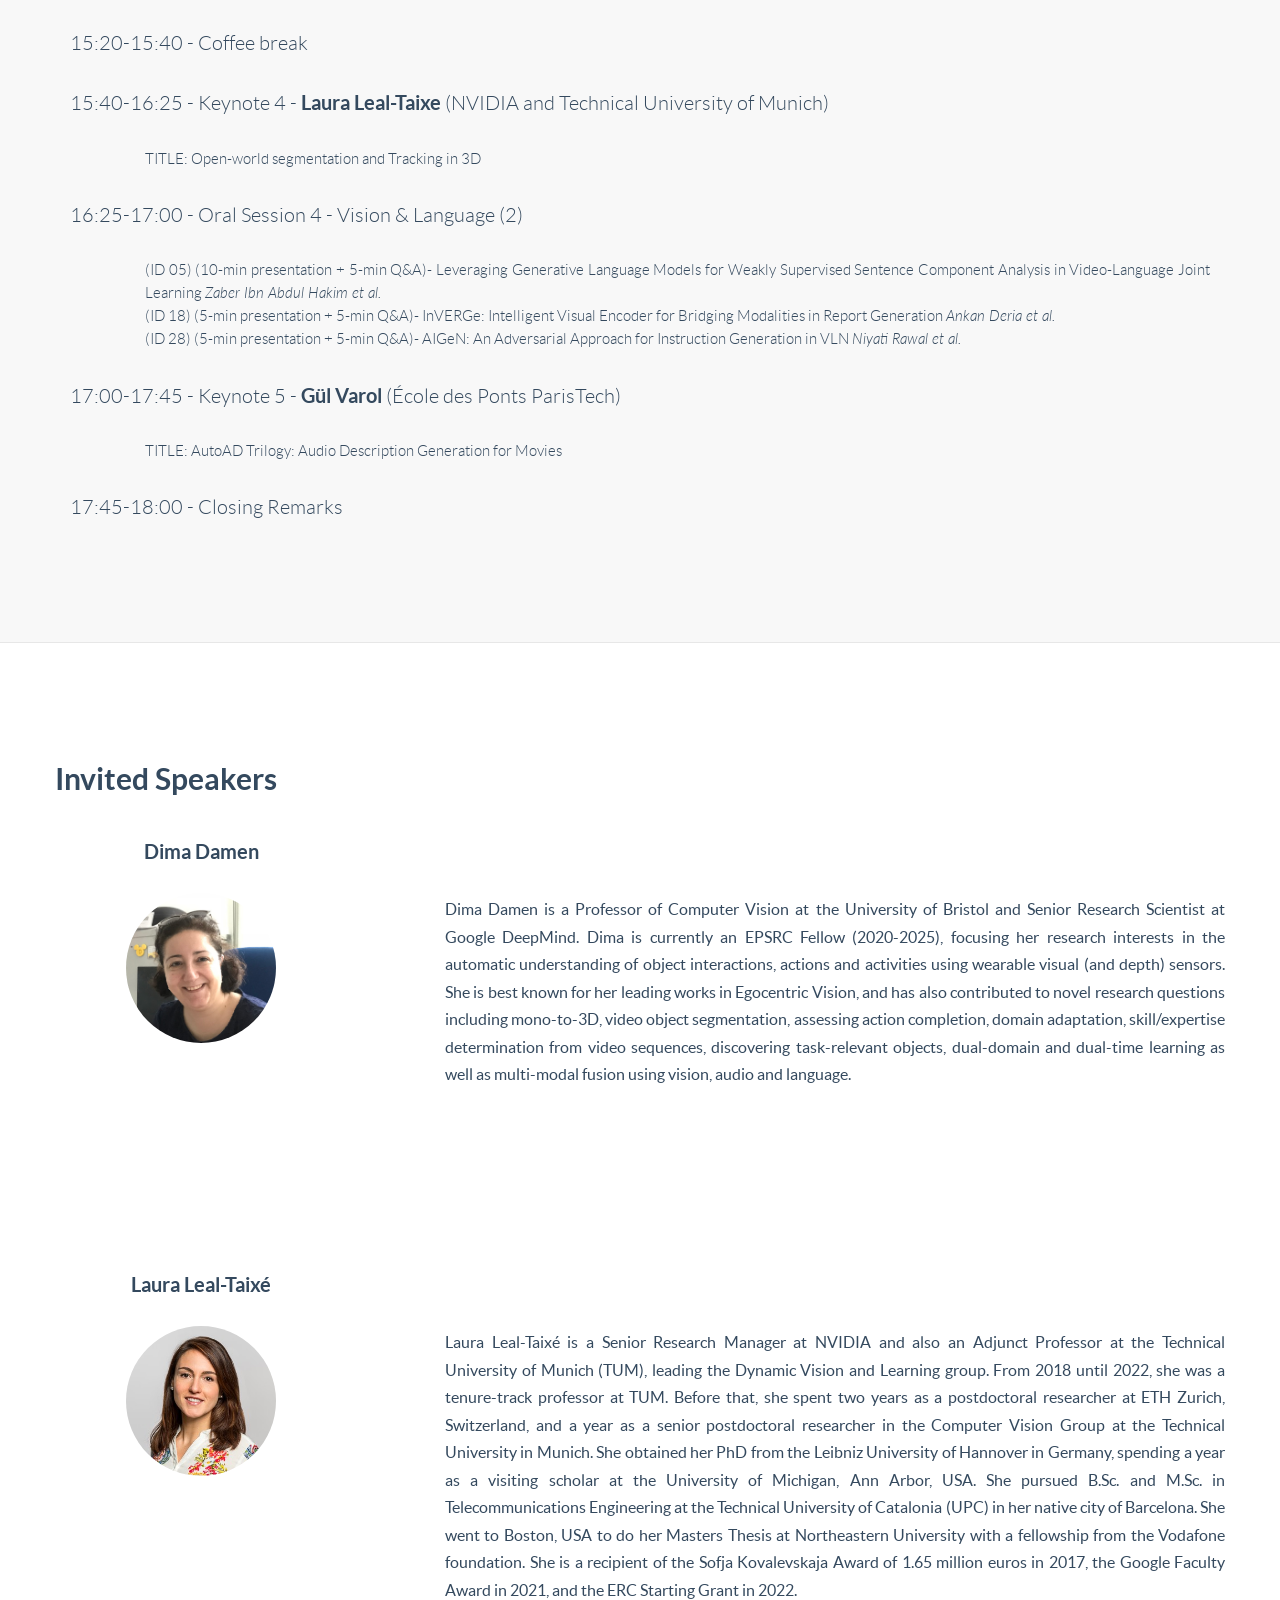
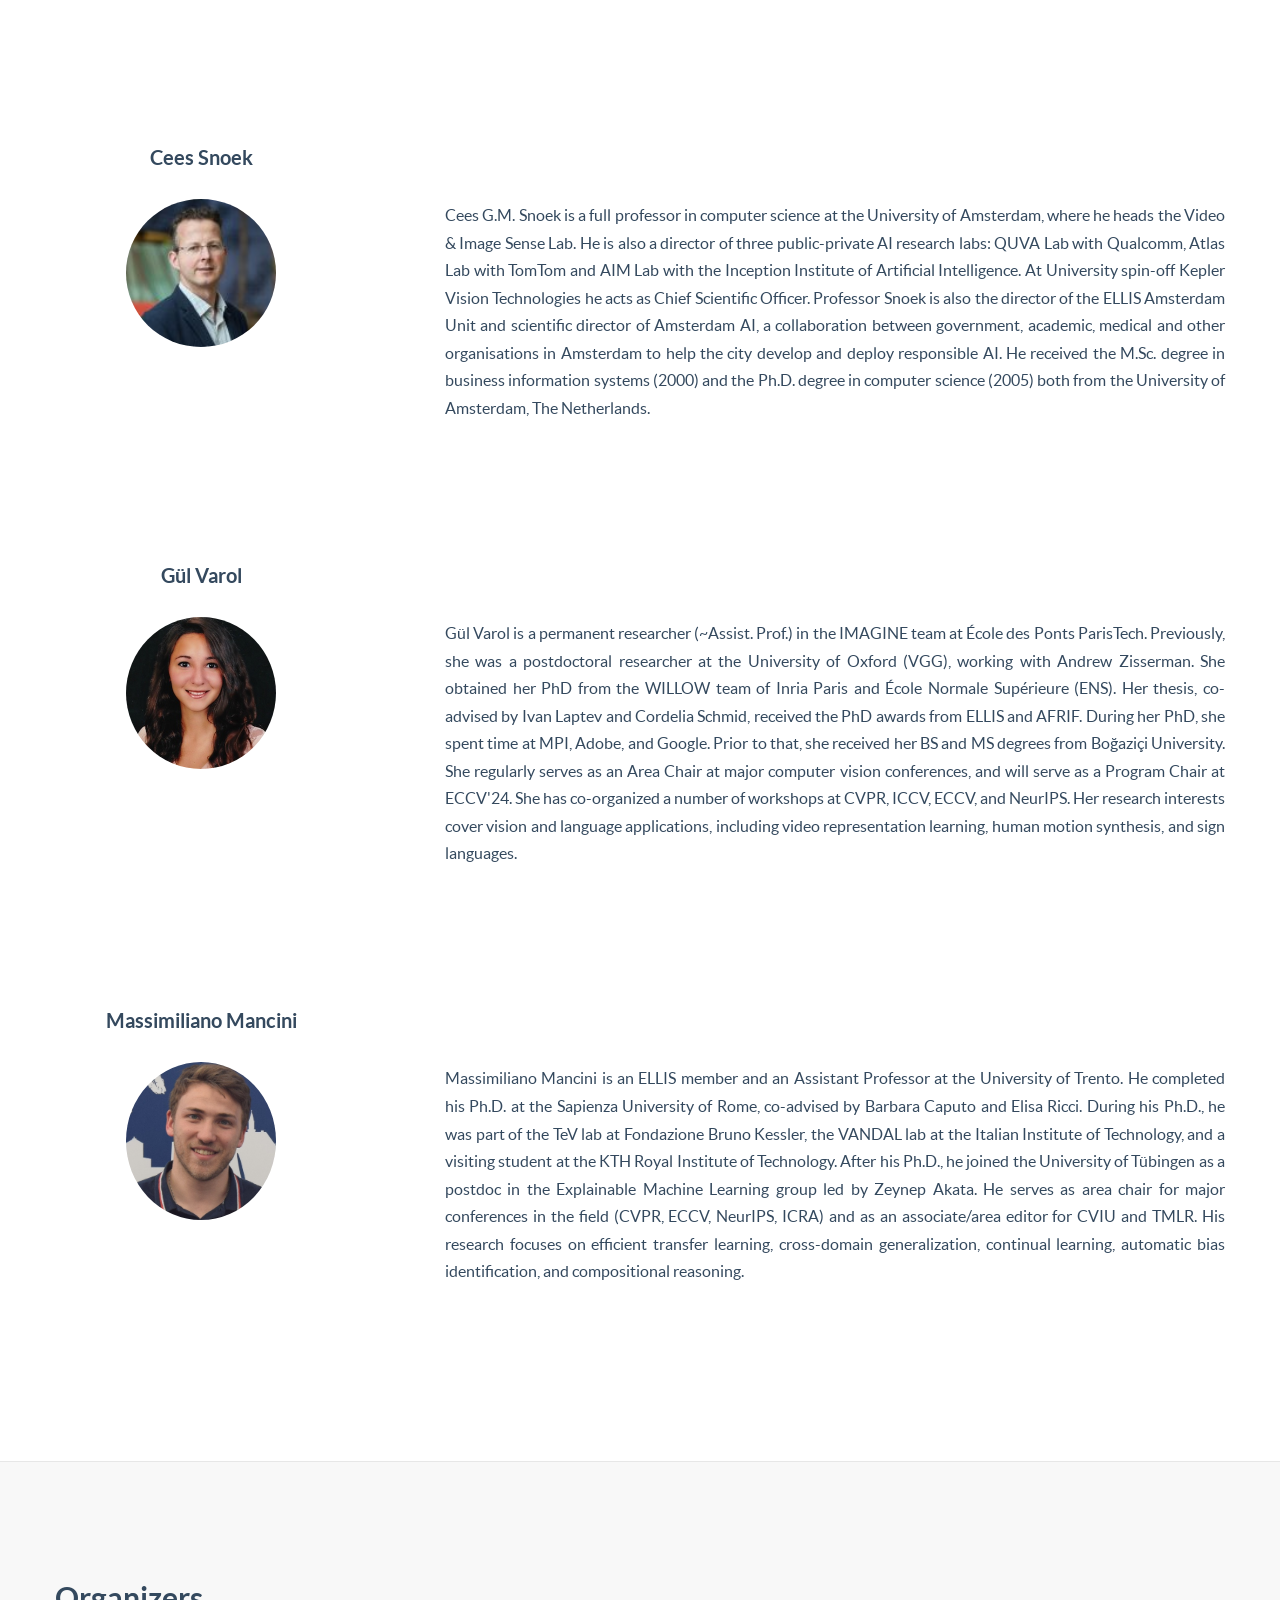
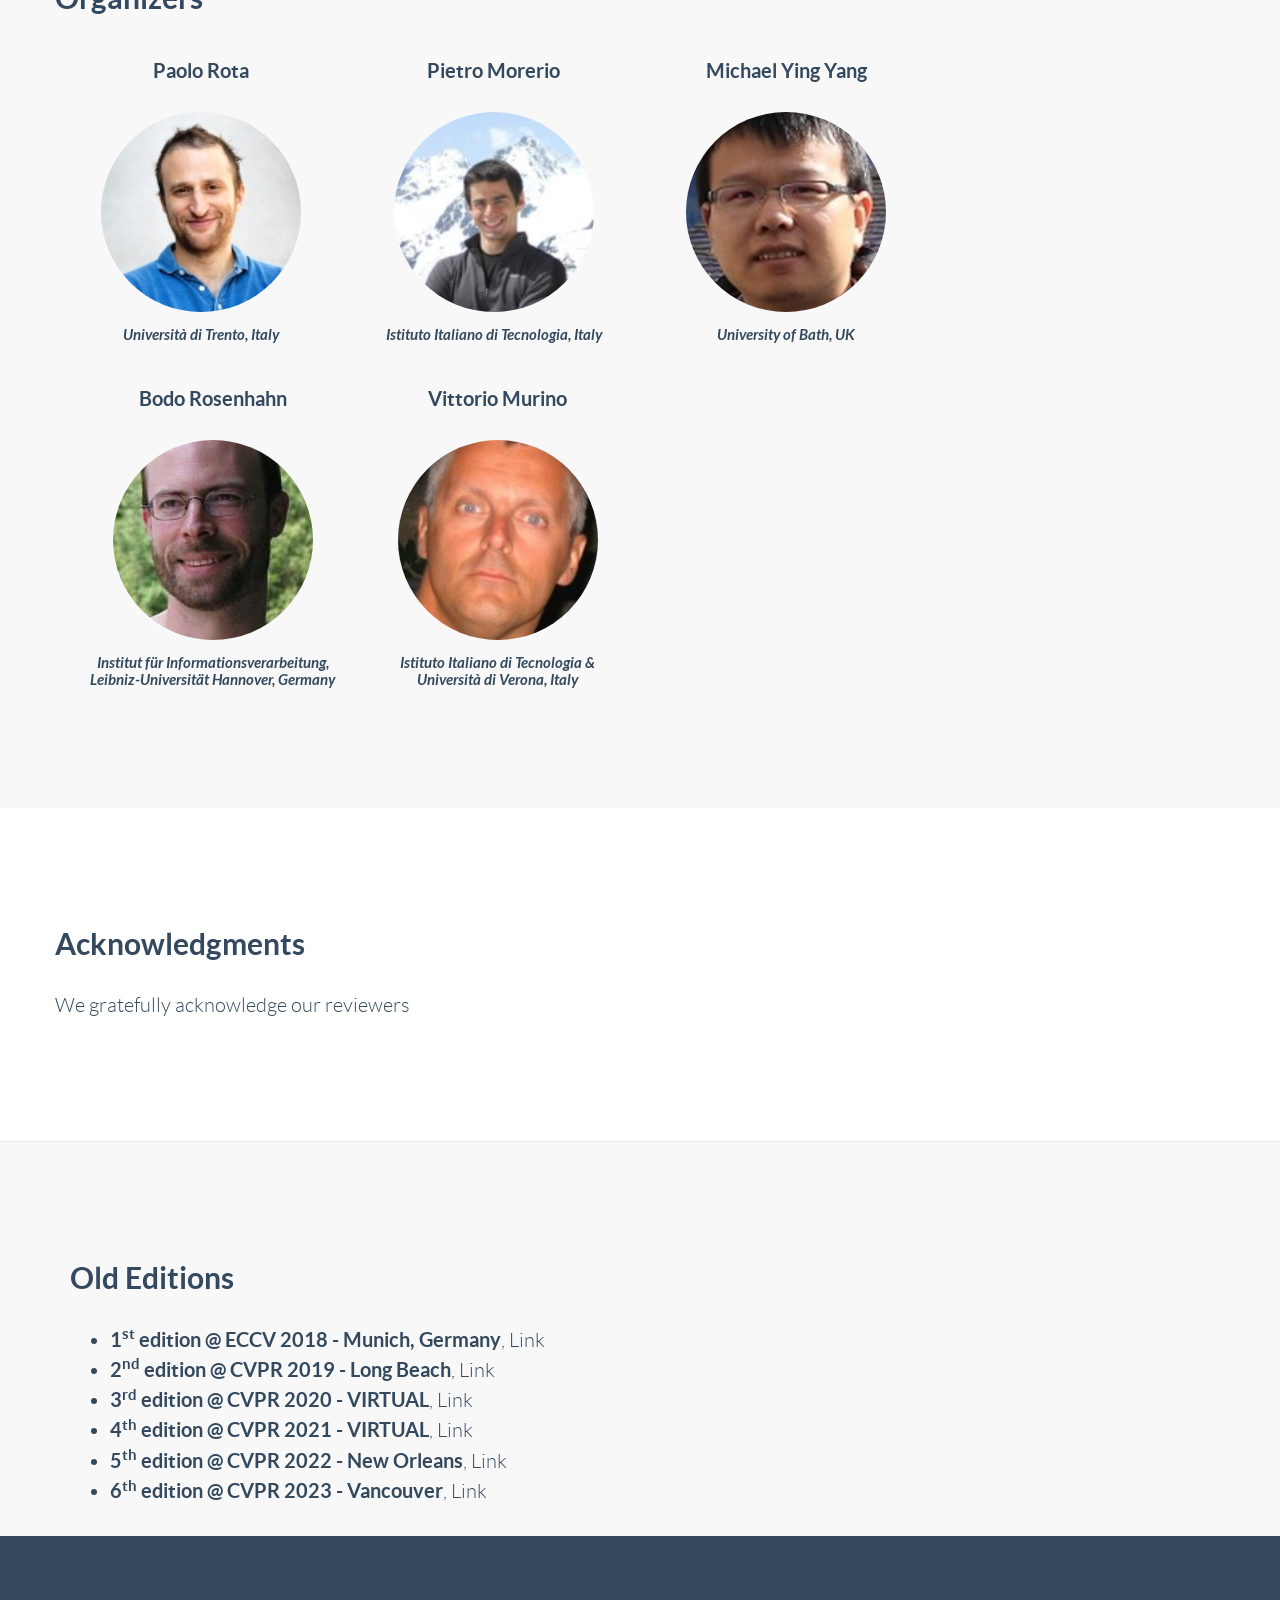
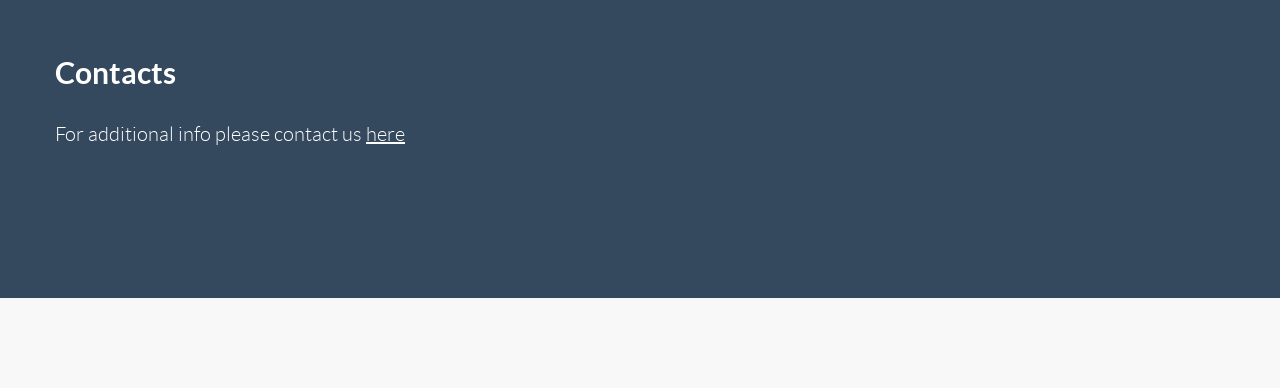
<file: index_2024.html>
<!-- FlatFy Theme - Andrea Galanti /-->
<!doctype html>
<!--[if lt IE 7]> <html class="no-js ie6 oldie" lang="en"> <![endif]-->
<!--[if IE 7]>    <html class="no-js ie7 oldie" lang="en"> <![endif]-->
<!--[if IE 8]>    <html class="no-js ie8 oldie" lang="en"> <![endif]-->
<!--[if IE 9]>    <html class="no-js ie9" lang="en"> <![endif]-->
<!--[if gt IE 9]><!--> <html> <!--<![endif]-->
<head>
    <meta charset="utf-8">
    <meta name="viewport" content="width=device-width, user-scalable=no, initial-scale=1.0, minimum-scale=1.0, maximum-scale=1.0">
    <meta name="description" content="Fourth Multimodal Learning and Applications Workshop ">
    <meta name="author" content="">

    <title>MULA 2024</title>

    <!-- Bootstrap core CSS -->
    <link href="css/bootstrap.min.css" rel="stylesheet">
 
    <!-- Custom Google Web Font -->
    <link href="font-awesome/css/font-awesome.min.css" rel="stylesheet">
    <link href='http://fonts.googleapis.com/css?family=Lato:100,300,400,700,900,100italic,300italic,400italic,700italic,900italic' rel='stylesheet' type='text/css'>
	<link href='http://fonts.googleapis.com/css?family=Arvo:400,700' rel='stylesheet' type='text/css'>
	
    <!-- Custom CSS-->
    <link href="css/general.css" rel="stylesheet">
	
	 <!-- Owl-Carousel -->
    <link href="css/custom.css" rel="stylesheet">
	<link href="css/owl.carousel.css" rel="stylesheet">
    <link href="css/owl.theme.css" rel="stylesheet">
	<link href="css/style.css" rel="stylesheet">
	<link href="css/animate.css" rel="stylesheet">
	
	<!-- Magnific Popup core CSS file -->
	<link rel="stylesheet" href="css/magnific-popup.css"> 
	
	<script src="js/modernizr-2.8.3.min.js"></script>  <!-- Modernizr /-->
	<!--[if IE 9]>
		<script src="js/PIE_IE9.js"></script>
	<![endif]-->
	<!--[if lt IE 9]>
		<script src="js/PIE_IE678.js"></script>
	<![endif]-->

	<!--[if lt IE 9]>
		<script src="js/html5shiv.js"></script>
	<![endif]-->

</head>

<body id="home">

	<!-- Preloader -->
	<div id="preloader">
		<div id="status"></div>
	</div>
	
	<!-- FullScreen -->
    <div class="intro-header">
		<div class="col-xs-12 text-center abcen1">
			<h1 class="h1_home wow fadeIn" data-wow-delay="0.4s" style="text-shadow: 0 0 8px #000000;">7<sup>th</sup> Multimodal Learning and Applications Workshop</h1>
			<h3 class="h3_home wow fadeIn" data-wow-delay="0.6s" style="text-shadow: 0px 0px 4px black, 0 0 25px black"> 
				<br></br>
				<br></br>
				<p>In conjunction with <a style="color:white" href="https://cvpr.thecvf.com/" target="_blank"><b>CVPR 2024</b></a>. </p> 
				<p>Seattle, WA </p> June 18<sup>th</sup> 2024 (Full day)
				<!-- <p>Room: West 223-224</p> -->
			</h3>
			<!--ul class="list-inline intro-social-buttons">
				<li><a href="https://twitter.com/galantiandrea" class="btn  btn-lg mybutton_cyano wow fadeIn" data-wow-delay="0.8s"><span class="network-name">Twitter</span></a>
				</li>
				<li id="download" ><a href="#downloadlink" class="btn  btn-lg mybutton_standard wow swing wow fadeIn" data-wow-delay="1.2s"><span class="network-name">Free Download</span></a>
				</li>
			</ul-->
		</div>    
        <!-- /.container -->
		<div class="col-xs-12 text-center abcen wow fadeIn">
			<div class="button_down "> 
				<a class="imgcircle wow bounceInUp" data-wow-duration="1.5s"  href="#scope"> <img class="img_scroll" src="img/icon/circle.png" alt=""> </a>
			</div>
		</div>
    </div>
	
	<!-- NavBar-->
	<nav class="navbar-default" role="navigation">
		<div class="container">
			<div class="navbar-header">
				<button type="button" class="navbar-toggle" data-toggle="collapse" data-target=".navbar-ex1-collapse">
					<span class="sr-only">Toggle navigation</span>
					<span class="icon-bar"></span>
					<span class="icon-bar"></span>
					<span class="icon-bar"></span>
				</button>
				<a class="navbar-brand" href="#home">MULA 2024</a>
			</div>

			<div class="collapse navbar-collapse navbar-right navbar-ex1-collapse">
				<ul class="nav navbar-nav">
					
					<li class="menuItem"><a href="#scope">Home</a></li>
					<li class="menuItem"><a href="#submit">Submit</a></li>
					<li class="menuItem"><a href="#program">Program</a></li>
					<li class="menuItem"><a href="#invited">Invited Speakers</a></li>
					<li class="menuItem"><a href="#organizers">Organizers</a></li>	
					 <!-- <li class="menuItem"><a href="#sponsors">Sponsors</a></li>					  -->
					<li class="menuItem"><a href="#old_editions">Old Editions</a></li>
					<li class="menuItem"><a href="#contacts">Contacts</a></li>
					<!-- <li class="menuItem"><a href="#special_issue">IJCV Special Issue</a></li> -->
					
				</ul>
			</div>
		   
		</div>
	</nav> 
	
	<!-- Scope -->
    <div id ="scope" class="content-section-a" style="border-top: 0">

        <div class="container">
			
            <div class="row">
			
				<!--div class="col-sm-6 pull-right wow fadeInRightBig">
                    <img class="img-responsive " src="img/ipad.png" alt="">
                </div-->
				
                <div class="wow fadeInRightBig" data-animation-delay="200">   
                    <h3 class="section-heading">7<sup>th</sup> Multimodal Learning and Applications Workshop (MULA 2024)</h3>
					<!-- <div class="sub-title lead" style="text-align:center"> Best Paper Award sponsored by:</div>
                     <p class="lead"  style="text-align:center"> 
						 <a href="https://www.bosch.com/" target="_blank"><img src="img/sponsor/bosch.png" height="70"></a> 
						 &nbsp;&nbsp;&nbsp;&nbsp; &nbsp;&nbsp;&nbsp;&nbsp;
						 <a href="https://www.snap.com/" target="_blank"><img src="img/sponsor/Snap-black.png" height="60"></a> 
					 </p>  -->

<!--
		    <p class="lead"  style="text-align:justify">  <b>NEWS! </b>Full recording of the event is available at <u>   <a href="https://www.youtube.com/watch?v=pHuFMcaoLio&ab_channel=MichaelYang" >https://www.youtube.com/watch?v=pHuFMcaoLio&ab_channel=MichaelYang</a>  </u>
-->
		    </p>
                    <p class="lead"  style="text-align:justify">
						In recent years, the utilization of big data has greatly advanced Computer Vision and Machine Learning applications. However, the majority of these tasks have focused on only one modality, such as the visual one, with only a few incorporating multiple modalities like audio or thermal. Additionally, the handling of multimodal datasets remains a challenge, particularly in the areas of data acquisition, synchronization, and annotation. As a result, many research investigations have been limited to a single modality, and even when multiple modalities are considered independently, performance tends to suffer when compared to an integrated multimodal learning approach. <br/><br/>						
						Recently, there has been a growing focus on leveraging the synchronization of multimodal streams to enhance the transfer of semantic information. Various works have successfully utilized combinations such as audio/video, RGB/depth, RGB/Lidar, visual/text, text/audio, and more, achieving exceptional outcomes. Additionally, intriguing applications have emerged, employing self-supervised methodologies that enable multiple modalities to learn associations without manual labeling. This approach yields more advanced feature representations as compared to individual modality processing. Moreover, researchers have explored training paradigms that allow neural networks to perform well even when one modality is absent due to sensor failure, impaired functioning, or unfavorable environmental conditions. These topics have garnered significant interest in the computer vision community, particularly in the field of autonomous driving. Furthermore, recent attention has been directed towards the fusion of language (including Large Language models) and vision, such as in the generation of images/videos from text (e.g., DALL-E, text2video), audio (wav2clip), or vice versa (image2speech). Exploiting multimodal scenarios, diffusion models have also emerged as a fascinating framework to explore.<br/><br/>
						The information fusion from multiple sensors is a topic of major interest also in industry, the exponential growth of companies working on automotive, drone vision, surveillance or robotics are just a few examples. Many companies are trying to automate processes, by using a large variety of control signals from different sources. The aim of this workshop is to generate momentum around this topic of growing interest, and to encourage interdisciplinary interaction and collaboration between computer vision, multimedia, remote sensing, and robotics communities, that will serve as a forum for research groups from academia and industry. <br/><br/>
						We expect contributions involving, but not limited to, image, video, audio, depth, IR, IMU, laser, text, drawings, synthetic, etc. Position papers with feasibility studies and cross-modality issues with highly applicative flair are also encouraged. Multimodal data analysis is a very important bridge among vision, multimedia, remote sensing, and robotics, therefore we expect a positive response from these communities. <br/><br/>
						
						<b>Potential topics </b> include, but are not limited to: <br/><br/>
						<ul class="lead">
							<li>Multimodal learning</li>
							<li>Cross-modal learning</li>
							<li>Self-supervised learning for multimodal data</li>
							<li>Multimodal data generation and sensors</li>
							<li>Unsupervised learning on multimodal data</li>
							<li>Cross-modal adaptation</li>
							<li>Multimodal data fusion and data representation</li>
							<li>Multimodal transfer learning and Domain Adaptation</li>
							<li>Multimodal scene understanding</li>
							<li>Image and video synthesis by multimodal data</li>
							<li>Multimodal diffusion models </li>
							<li>LLM in multimodal tasks </li>
							<li>Vision and Language</li>
							<li>Vision and Sound</li>
							<li>Vision + X</li>
							<li>Multimodal biomedical analysis</li>
							<li>Multimodal applications (e.g. drone vision, autonomous driving, industrial inspection, etc.)</li>
							<li>Fairness and privacy in multimodal learning and applications</li>
						</ul>
					</p>

					

					 <!--p><a class="btn btn-embossed btn-primary" href="#" role="button">View Details</a> 
					 <a class="btn btn-embossed btn-info" href="#" role="button">Visit Website</a></p-->
				</div>   
            </div>
        </div>
        <!-- /.container -->
    </div>

	<!-- Call for Papers -->
    <div id ="submit" class="content-section-b">

        <div class="container">
			
            <div class="row">
			
				<!--div class="col-sm-6 pull-right wow fadeInRightBig">
                    <img class="img-responsive " src="img/ipad.png" alt="">
                </div-->
				
                <div class="wow fadeInLeftBig" data-animation-delay="200">   
                    <h3 class="section-heading">Submission</h3>
                    
					
                    <p class="lead"  style="text-align:justify">
						Papers will be limited to 8 pages according to the  <u><a href="https://cvpr.thecvf.com/Conferences/2024/AuthorGuidelines" Target="blank">CVPR format</a></u> (c.f. main conference authors guidelines). 
						All papers will be reviewed by at least two reviewers with double blind policy. Papers will be selected based on relevance, significance and novelty of results, technical merit, and clarity of presentation. 
						Papers will be published in CVPR 2024 workshop proceedings. 
					</p>
					<p class="lead"  style="text-align:justify">
						All the papers should be submitted using CMT website <u><a href="https://cmt3.research.microsoft.com/MULA2024" Target="blank">https://cmt3.research.microsoft.com/MULA2024</a></u>.
					</p>

				</div>  

				<div class="wow fadeInRightBig" data-animation-delay="200">   
                    <h4 class="section-heading">Important Dates</h4>
					<!--div class="sub-title lead3">Lorem ipsum dolor sit atmet sit dolor greand fdanrh<br> sdfs sit atmet sit dolor greand fdanrh sdfs</div-->
                    <ul class="lead">

						<del><li>Deadline for submission: March 2<sup>nd</sup>, 2024 - 23:59 Pacific Standard Time</li></del>
						<b>---EXTENDED---</b>

						<del><li> Deadline for submission: March 11<sup>th</sup>, 2024 - 23:59 Pacific Standard Time </li></del>
						<!-- <li> Deadline for submission: TBA</li> -->

						<li>Notification of acceptance  April 8<sup>th</sup>, 2024</li>
						<!-- <del><li>Camera Ready submission deadline: April 6<sup>th</sup>, 2024</li></del>

						<b>---EXTENDED---</b> -->
						<li>Camera Ready submission (strict!) deadline: April 14<sup>th</sup>, 2024 </li> 
						<!-- <li>Camera Ready submission deadline: TBA</li> -->
						<li> Workshop date: June 18<sup>th</sup>, 2024 (Full day)</li>
				</ul>						
				</div>
				
				<div class="wow fadeInRightBig" data-animation-delay="200">   
                    <h4 class="section-heading">Camera Ready Submission instructions</h4>
                    <ul class="lead">
						<li>CVPR Workshops 2024 Camera-Ready Submission Instructions <u><a href="[long papers] CVPR Workshops 2024 Camera-Ready Submission Instructions.pdf"> Link </a> </u> </li>
						<li>Submission Site <u><a href="[long papers] CVPR Workshops 2024 Author Submission Site.pdf"> Link </a> </u></li>

				</ul>						
				</div>
            </div>
        </div>
        <!-- /.container -->
    </div>
	
	<!-- Program -->
    <div id ="program" class="content-section-a">

        <div class="container">				
                <div class="wow fadeInLeftBig" data-animation-delay="200">   
                    <h3 class="section-heading">Program</h3>
                    <p class="lead"  style="text-align:justify;font-size:15px">
						<p class="lead"  style="text-align:justify">	
							<u>Room: Summit 320</u> <br>
						</p>

			    <!-- <b> N.B.</b>  Time is CDT (Central Daylight Time); -->
			    <!-- Coming very soon! -->
			    
<!--
			    <p class="lead"  style="text-align:justify">  Full recording of the event is available at <u>   <a href="https://www.youtube.com/watch?v=pHuFMcaoLio&ab_channel=MichaelYang" >https://www.youtube.com/watch?v=pHuFMcaoLio&ab_channel=MichaelYang</a>  </u>
			    </p>
-->

					<p class="lead"  style="text-align:justify">	
					09:00-09:15 - Welcome from organizers and openings remarks <br>
					</p>
					<p class="lead"  style="text-align:justify">
					09:15-10:00 - Keynote 1 - <b> Massimiliano Mancini </b>  (University of Trento) <br>
					</p>
					<p class="lead" style="text-align:justify;font-size:15px;padding-left: 5em">
						TITLE: Opening multimodal doors with language: from recognition to bias detection<br>
						<!-- ABSTRACT: TBA <br> -->
					</p>

					<p class="lead"  style="text-align:justify">
						10:00-10:25 - Coffee break <br>
						</p>

					<p class="lead"  style="text-align:justify"> 
					10:25-11:00 - Oral Session 1 - Vision & Depth 
					</p>
					<p class="lead" style="text-align:justify;font-size:15px;padding-left: 5em">
						(ID 09) (10-min presentation + 5-min Q&A)- RGB-D Cube R-CNN: 3D Object Detection with Selective Modality Dropout <i> Jens Piekenbrinck ( et al.  </i> <br> 
						(ID 21) (5-min presentation + 5-min Q&A)- LAformer: Trajectory Prediction for Autonomous Driving with Lane-Aware Scene Constraints <i> Mengmeng Liu et al. </i> <br> 
						(ID 29) (5-min presentation + 5-min Q&A)- Multi-Modal Fusion of Event and RGB for Monocular Depth Estimation Using a Unified Transformer-based Architecture <i>  Anusha Devulapally et al. </i> <br> 
					</p>
					    
					<p class="lead"  style="text-align:justify">
					11:00-11:45 - Keynote 2 - <b> Dima Damen </b> (University of Bristol and Google DeepMind) <br>
					</p>
					<p class="lead" style="text-align:justify;font-size:15px;padding-left: 5em">
					TITLE: On Video, Audio and Language Multi-Modality in Egocentric Vision <br>
					<!-- ABSTRACT: TBA <br> -->
					</p>

					<p class="lead"  style="text-align:justify"> 
						11:45-12:30 - Oral Session 2 - Vision & Audio 
						</p>
						<p class="lead" style="text-align:justify;font-size:15px;padding-left: 5em">
							(ID 04) (10-min presentation + 5-min Q&A)- Cross-Modal Fusion and Attention Mechanism for Weakly Supervised Video Anomaly Detection<i>  Ayush Ghadiya et al. </i> <br> 
							(ID 14) (5-min presentation + 5-min Q&A)- Listen Then See: Video Alignment with Speaker Attention <i>  Aviral Agrawal  et al. </i> <br> 
							(ID 24) (5-min presentation + 5-min Q&A)- VMCML: Video and Music Matching via Cross-Modality Lifting <i>  Yi-Shan Lee  et al. </i> <br> 
							(ID 30) (5-min presentation + 5-min Q&A)- Exploring the Role of Audio in Video Captioning <i>  Yuhan Shen et al. </i> <br> 
						</p>
					
					<p class="lead"  style="text-align:justify">
					12:30-14:00 - Lunch <br>
					</p>

					<p class="lead"  style="text-align:justify">
					14:00-14:45 - Keynote 3 - <b> Cees Snoek </b> (University of Amsterdam) <br>
					</p>
					<p class="lead" style="text-align:justify;font-size:15px;padding-left: 5em">
					TITLE: Multimodal Learning Under Visually Challenging Conditions <br>					
					<!-- ABSTRACT: TBA <br> -->
					</p>
					
					<p class="lead"  style="text-align:justify"> 
						14:45-15:20 - Oral Session 3 - Vision & Language (1) 
						</p>
						<p class="lead" style="text-align:justify;font-size:15px;padding-left: 5em">
							(ID 11) (10-min presentation + 5-min Q&A)- Multimodal Understanding of Memes with Fair Explanations <i> Yang Zhong et al. </i> <br> 
							(ID 06) (5-min presentation + 5-min Q&A)- De-noised Vision-language Fusion Guided by Visual Cues for E-commerce Product Search <i> Zhizhang Hu et al.  </i> <br> 
							(ID 23) (5-min presentation + 5-min Q&A)- ZInD-Tell: Towards Translating Indoor Panoramas into Descriptions <i>  Tonmoay Deb et al. </i> <br> 
						</p>

					<p class="lead"  style="text-align:justify">
					15:20-15:40 - Coffee break <br>
					</p>

					<p class="lead"  style="text-align:justify">
						15:40-16:25 - Keynote 4 - <b> Laura Leal-Taixe </b> (NVIDIA and Technical University of Munich) <br>
						</p>
						<p class="lead" style="text-align:justify;font-size:15px;padding-left: 5em">
						TITLE: Open-world segmentation and Tracking in 3D <br>					
						<!-- ABSTRACT: TBA <br> -->
						</p>

					<p class="lead"  style="text-align:justify"> 
						16:25-17:00 - Oral Session 4 - Vision & Language (2)
						</p>
						<p class="lead" style="text-align:justify;font-size:15px;padding-left: 5em">
							(ID 05) (10-min presentation + 5-min Q&A)- Leveraging Generative Language Models for Weakly Supervised Sentence Component Analysis in Video-Language Joint Learning <i>  Zaber Ibn Abdul Hakim et al. </i> <br> 
							(ID 18) (5-min presentation + 5-min Q&A)- InVERGe: Intelligent Visual Encoder for Bridging Modalities in Report Generation <i>  Ankan Deria et al. </i> <br> 
							(ID 28) (5-min presentation + 5-min Q&A)- AIGeN: An Adversarial Approach for Instruction Generation in VLN <i> Niyati Rawal et al.  </i> <br> 
						</p>
				
					<p class="lead"  style="text-align:justify">
						17:00-17:45 - Keynote 5 - <b> Gül Varol </b> (École des Ponts ParisTech) <br>
						</p>
						<p class="lead" style="text-align:justify;font-size:15px;padding-left: 5em">
						TITLE: AutoAD Trilogy: Audio Description Generation for Movies <br>					
						<!-- ABSTRACT: TBA <br> -->
						</p>

	
					<p class="lead"  style="text-align:justify">
					17:45-18:00 - Closing Remarks <br>
					</p>
					
					<!-- <p class="lead"  style="text-align:justify">
					16:50-18:00 -  Poster Session (all papers) <u> West Exhibit Hall - poster slots #64 - #83 </u> <br>
					</p> -->

				</div>
            </div>
            <div class="container">				
                <div class="wow fadeInRightBig" data-animation-delay="200">
                </div>
            </div>
        </div>
    </div>





	<!-- Invited Speakers -->
    <div id ="invited" class="content-section-b">

        <div class="container">
			
            <div class="row">
				<div class="container">
				<div class="row wow fadeInRightBig"  data-animation-delay="200">
					<h3 class="section-heading">Invited Speakers</h3>

				
					<div class="col-sm-3 wow"  data-animation-delay="200">   
						<h4 class="section-heading"><center><a href="https://dimadamen.github.io/" target="blank">Dima Damen </a></center></h4>
						<center><img  class="img-responsive img-rounded" style="border-radius: 50%" height="150" width="150" src="img/invited/damen.jpg" alt=""></center>
					</div>
					<div class="col-sm-8 col-md-offset-1 wow" style="text-align:justify;padding: 70px 0" data-animation-delay="200">   
						<p> Dima Damen is a Professor of Computer Vision at the University of Bristol and Senior Research Scientist at Google DeepMind. 
							Dima is currently an EPSRC Fellow (2020-2025), focusing her research interests in the automatic understanding of object interactions, 
							actions and activities using wearable visual (and depth) sensors. She is best known for her leading works in Egocentric Vision, 
							and has also contributed to novel research questions including mono-to-3D, video object segmentation, assessing action completion, 
							domain adaptation, skill/expertise determination from video sequences, discovering task-relevant objects, dual-domain and dual-time learning 
							as well as multi-modal fusion using vision, audio and language.
						</p>
				</div>
				</div>

				<div class="row wow fadeInRightBig">
					<p>  <wbr> </p>
				</div>
				
				
				<div class="row wow fadeInRightBig">
					<p> <wbr> </p>
				</div>
				<div class="row wow fadeInRightBig"  data-animation-delay="200">
					<div class="col-sm-3 wow"  data-animation-delay="200">   
						<h4 class="section-heading"><center><a href="https://research.nvidia.com/labs/dvl/author/laura-leal-taixe/" target="blank"> Laura Leal-Taixé</a></center></h4>
						<center><img  class="img-responsive img-rounded" style="border-radius: 50%" height="150" width="150" src="img/invited/taixe.jpg" alt=""></center>
					</div>
					<div class="col-sm-8 col-md-offset-1 wow" style="text-align:justify;padding: 70px 0" data-animation-delay="200">   
						<p>  
							Laura Leal-Taixé is a Senior Research Manager at NVIDIA and also an Adjunct Professor at the Technical University of Munich (TUM), 
							leading the Dynamic Vision and Learning group. From 2018 until 2022, she was a tenure-track professor at TUM. Before that, she spent two years as a 
							postdoctoral researcher at ETH Zurich, Switzerland, and a year as a senior postdoctoral researcher in the Computer Vision Group at the Technical University in Munich. 
							She obtained her PhD from the Leibniz University of Hannover in Germany, spending a year as a visiting scholar at the University of Michigan, 
							Ann Arbor, USA. She pursued B.Sc. and M.Sc. in Telecommunications Engineering at the Technical University of Catalonia (UPC) in her native city of Barcelona. 
							She went to Boston, USA to do her Masters Thesis at Northeastern University with a fellowship from the Vodafone foundation. 
							She is a recipient of the Sofja Kovalevskaja Award of 1.65 million euros in 2017, the Google Faculty Award in 2021, and the ERC Starting Grant in 2022.
						</p>
					</div>
				</div>	

				<div class="row wow fadeInRightBig">
					<p> <wbr> </p>
				</div>
				<div class="row wow fadeInRightBig"  data-animation-delay="200">
					<div class="col-sm-3 wow"  data-animation-delay="200">   
						<h4 class="section-heading"><center><a href="https://www.ceessnoek.info/" target="blank"> Cees Snoek</a></center></h4>
						<center><img  class="img-responsive img-rounded" style="border-radius: 50%" height="150" width="150" src="img/invited/snoek.jpg" alt=""></center>
					</div>
					<div class="col-sm-8 col-md-offset-1 wow" style="text-align:justify;padding: 70px 0" data-animation-delay="200">   
						<p>  
							Cees G.M. Snoek is a full professor in computer science at the University of Amsterdam, where he heads the Video & Image Sense Lab. 
							He is also a director of three public-private AI research labs: QUVA Lab with Qualcomm, Atlas Lab with TomTom and AIM Lab with the Inception Institute of Artificial Intelligence. 
							At University spin-off Kepler Vision Technologies he acts as Chief Scientific Officer. 
							Professor Snoek is also the director of the ELLIS Amsterdam Unit and scientific director of Amsterdam AI, a collaboration between government, academic, 
							medical and other organisations in Amsterdam to help the city develop and deploy responsible AI.
							He received the M.Sc. degree in business information systems (2000) and the Ph.D. degree in computer science (2005) both from the University of Amsterdam, The Netherlands. 
						</p>
					</div>
				</div>	

				<div class="row wow fadeInRightBig">
					<p> <wbr> </p>
				</div>
				<div class="row wow fadeInRightBig"  data-animation-delay="200">
					<div class="col-sm-3 wow"  data-animation-delay="200">   
						<h4 class="section-heading"><center><a href="http://imagine.enpc.fr/~varolg/" target="blank"> Gül Varol</a></center></h4>
						<center><img  class="img-responsive img-rounded" style="border-radius: 50%" height="150" width="150" src="img/invited/varol.jpg" alt=""></center>
					</div>
					<div class="col-sm-8 col-md-offset-1 wow" style="text-align:justify;padding: 70px 0" data-animation-delay="200">   
						<p>  
							Gül Varol is a permanent researcher (~Assist. Prof.) in the IMAGINE team at École des Ponts ParisTech. 
							Previously, she was a postdoctoral researcher at the University of Oxford (VGG), working with Andrew Zisserman. 
							She obtained her PhD from the WILLOW team of Inria Paris and École Normale Supérieure (ENS). 
							Her thesis, co-advised by Ivan Laptev and Cordelia Schmid, received the PhD awards from ELLIS and AFRIF. 
							During her PhD, she spent time at MPI, Adobe, and Google. Prior to that, she received her BS and MS degrees from Boğaziçi University. 
							She regularly serves as an Area Chair at major computer vision conferences, and will serve as a Program Chair at ECCV'24. 
							She has co-organized a number of workshops at CVPR, ICCV, ECCV, and NeurIPS. Her research interests cover vision and language applications, 
							including video representation learning, human motion synthesis, and sign languages.
						</p>
					</div>
				</div>	

				<div class="row wow fadeInRightBig">
					<p> <wbr> </p>
				</div>
				<div class="row wow fadeInRightBig"  data-animation-delay="200">
					<div class="col-sm-3 wow"  data-animation-delay="200">   
						<h4 class="section-heading"><center><a href="https://mancinimassimiliano.github.io/" target="blank">Massimiliano Mancini</a></center></h4>
						<center><img  class="img-responsive img-rounded" style="border-radius: 50%" height="150" width="150" src="img/invited/mancini.jpg" alt=""></center>
					</div>
					<div class="col-sm-8 col-md-offset-1 wow" style="text-align:justify;padding: 70px 0" data-animation-delay="200">   
						<p>  
							Massimiliano Mancini is an ELLIS member and an Assistant Professor at the University of Trento. 
							He completed his Ph.D. at the Sapienza University of Rome, co-advised by Barbara Caputo and Elisa Ricci. 
							During his Ph.D., he was part of the TeV lab at Fondazione Bruno Kessler, the VANDAL lab at the Italian Institute of Technology, and a visiting student at the KTH Royal Institute of Technology. 
							After his Ph.D., he joined the University of Tübingen as a postdoc in the Explainable Machine Learning group led by Zeynep Akata. 
							He serves as area chair for major conferences in the field (CVPR, ECCV, NeurIPS, ICRA) and as an associate/area editor for CVIU and TMLR. 
							His research focuses on efficient transfer learning, cross-domain generalization, continual learning, automatic bias identification, and compositional reasoning.
						</p>
					</div> 
				</div>	

           	 </div>
        	</div>
    	</div>
	</div>
	
	<!-- Organizers -->
    <div id="organizers" class="content-section-a"> 
		
		<div class="container">
		        <div class="row wow fadeInRightBig"  data-animation-delay="200">
				<h3 class="section-heading">Organizers</h3>

				<div class="col-sm-3 wow fadeInRightBig"  data-animation-delay="200">   
					<h4 class="section-heading"><center>Paolo Rota</center></h4>
					<center><img  class="img-responsive img-rounded" style="border-radius: 50%" height="200" width="200" src="img/organizer/rota.jpg" alt=""></center>
					<h5 class="section-heading"><center><i>Università di Trento, Italy</i></center></h5>
				</div>
				
				<div class="col-sm-3 wow fadeInRightBig"  data-animation-delay="">   
					<h4 class="section-heading"><center>Pietro Morerio</center></h4>
					<center><img  class="img-responsive img-rounded" style="border-radius: 50%" height="200" width="200" src="img/organizer/morerio.jpg" alt=""></center>
					<h5 class="section-heading"><center><i>Istituto Italiano di Tecnologia, Italy</i></center></h5>
				</div>

				<div class="col-sm-3 wow fadeInRightBig"  data-animation-delay="200">   
					<h4 class="section-heading"><center>Michael Ying Yang</center></h4>
					<center><img  class="img-responsive img-rounded" style="border-radius: 50%" height="200" width="200" src="img/organizer/yang.jpg" alt=""></center>
					<h5 class="section-heading"><center><i>University of Bath, UK</i></center></h5>
				</div> 
				
				<!-- <div class="col-sm-3 wow fadeInRightBig"  data-animation-delay="200">   
					<h4 class="section-heading"><center>Massimiliano Mancini</center></h4>
					<center><img  class="img-responsive img-rounded" style="border-radius: 50%" height="200" width="200" src="img/organizer/mancini.jpg" alt=""></center>
					<h5 class="section-heading"><center><i>University of Tübingen, Germany </i></center></h5>
				</div> -->
				
				</div>
				
				<!-- <div class="row wow fadeInRightBig"  data-animation-delay="200"> -->
				<!-- <div class="col-sm-3 wow fadeInRightBig"  data-animation-delay="200">   
					<h4 class="section-heading"><center>Zeynep Akata</center></h4>
					<center><img  class="img-responsive img-rounded" style="border-radius: 50%" height="200" width="200" src="img/organizer/akata.jpg" alt=""></center>
					<h5 class="section-heading"><center><i>University of Tübingen, Germany </i></center></h5>
				</div> -->
				
				<div class="col-sm-3 wow fadeInRightBig"  data-animation-delay="200">   
					<h4 class="section-heading"><center>Bodo Rosenhahn</center></h4>
					<center><img  class="img-responsive img-rounded" style="border-radius: 50%" height="200" width="200" src="img/organizer/rosenhahn.jpg" alt=""></center>
					<h5 class="section-heading"><center><i>Institut für Informationsverarbeitung, Leibniz-Universität Hannover, Germany</i></center></h5>
				</div>


				<div class="col-sm-3 wow fadeInRightBig"  data-animation-delay="200">   
					<h4 class="section-heading"><center>Vittorio Murino</center></h4>
					<center><img  class="img-responsive img-rounded" style="border-radius: 50%" height="200" width="200" src="img/organizer/murino.jpg" alt=""></center>
					<h5 class="section-heading"><center><i>Istituto Italiano di Tecnologia & Università di Verona, Italy </i></center></h5>
				</div>
			</div>
        </div>
    </div>

	<!-- Program Committee -->
    <div id ="committee" class="content-section-b" style="border-top: 0">
        <div class="container">			
            <div class="row">			
				<!--div class="col-sm-6 pull-right wow fadeInRightBig">
                    <img class="img-responsive " src="img/ipad.png" alt="">
                </div-->				
                <div class="wow fadeInLeftBig" data-animation-delay="200">   
                    <h3 class="section-heading"> Acknowledgments</h3>
					<!--div class="sub-title lead3">Lorem ipsum dolor sit atmet sit dolor greand fdanrh<br> sdfs sit atmet sit dolor greand fdanrh sdfs</div-->
					<p class="lead"  style="text-align:justify">
						We gratefully acknowledge our reviewers

						<ul class="lead">
							<!-- AJ	Piergiovanni,
							Alina	Roitberg,
							Andrea	Pilzer,
							Andrea	Zunino,
							Anelia	Angelova,
							Anil Osman	Tur,
							Arif	Mahmood,
							Carles	Ventura,
							Christoph	Reinders,
							Dario	Fontanel,
							Davide	Talon,
							Dayan	Guan,
							Enrico	Fini,
							Fabio	Cermelli,
							Giacomo	Zara,
							Gianluca	Scarpellini,
							Guanglei	Yang,
							Haidong	Zhu,
							Haoyu	Dong,
							Hari Prasanna	Das ,
							Ichraf	Lahouli,
							Jae Myung	Kim,
							Jiguo	Li,
							Karsten	Roth,
							Leonard	Salewski,
							Letitia	Parcalabescu,
							Limin	Wang,
							Mihee	Lee,
							Nicola	Dall'Asen,
							Praneet	Dutta,
							Pritish	Sahu,
							Qing	Wan,
							Rico	Jonschkowski,
							Ruggero	Ragonesi,
							Sharath	Koorathota,
							Shih-Han	Chou,
							Shyamgopal	Karthik,
							Suvarna	Kadam,
							Tal	Hakim,
							Thiago	Oliveira-Santos,
							Thomas	Hummel,
							Thomas	Theodoridis,
							Uddeshya	Upadhyay,
							Victor	Turrisi da Costa,
							Vladimir	Kniaz,
							Vladimir	Pavlovic,
							Wentong	Liao,
							Woojeong	Jin,
							Xu	Dong,
							Yanbei	Chen,
							Yoonsuck	Choe,
							Yue	Song,
							Ze	Wang. -->

						</ul> 

					</p>

					 <!--p><a class="btn btn-embossed btn-primary" href="#" role="button">View Details</a> 
					 <a class="btn btn-embossed btn-info" href="#" role="button">Visit Website</a></p-->
				</div>   
            </div>
        </div>
        <!-- /.container -->
    </div>

    <!-- Sponsor -->
     <!-- <div id ="sponsors" class="content-section-a" style="border-top: 0"> 
         <div class="container">			 
             <div class="row">			 
				<div class="col-sm-6 pull-right wow fadeInRightBig">
                    <img class="img-responsive " src="img/ipad.png" alt="">
                </div				
                 <div class="wow fadeInRightBig" data-animation-delay="200">    
                     <h3 class="section-heading"> Sponsors </h3> 
					<div class="sub-title lead">We gratefully acknowlegde our sponsors for supporting the Best Paper Award</div>
					<p> </p>
                     <p class="lead"  style="text-align:justify"> 
						 <a href="https://www.snap.com/" target="_blank"><img src="img/sponsor/Snap-black.png" width="400"></a> 
					 </p> 
					 <p> <a class="btn btn-embossed btn-info" href="https://www.snap.com/" role="button">Visit Website</a></p
					<p> &nbsp;&nbsp;</p>
					 <p class="lead"  style="text-align:justify"> 
						 <a href="https://www.bosch.com/" target="_blank"><img src="img/sponsor/bosch.png" width="400"></a> 
					 </p> 
					 <p> <a class="btn btn-embossed btn-info" href="https://www.bosch.com/" role="button">Visit Website</a></p
				 </div>    
             </div> 
         </div> 
     </div>  -->

	
	
<!-- <div id ="special_issue" class="content-section-a" style="border-top: 0">
        <div class="container">						
                <div class="wow fadeInRightBig" data-animation-delay="200">   
					<h3 class="section-heading"> IJCV Special Issue </h3>
					
					<a href="https://www.springer.com/journal/11263/updates/23159852?gclid=Cj0KCQjwhqaVBhCxARIsAHK1tiNlJcecKyxOzacWAGubPisKaHP7P6XkYYGt1xXKnuxPG-rTPP2FjV4aAmdAEALw_wcB" target="_blank"><img src="img/special_issue.png" width="1000"></a> 

					
		</div>
    </div>
     -->
<!--
     Old editions 
-->
    <div id ="old_editions" class="content-section-a" style="border-top: 0">
        <div class="container">						
                <div class="wow fadeInRightBig" data-animation-delay="200">   
					<h3 class="section-heading"> Old Editions </h3>
					
					<ul class="lead">
						<li> <b>1<sup>st</sup> edition @ ECCV 2018 - Munich, Germany</b>, <a href="https://mula2018.github.io/">Link</a> </li>
						<li> <b>2<sup>nd</sup> edition @ CVPR 2019 - Long Beach</b>,  <a href="index_2019.html"> Link </a></li>
						<li> <b>3<sup>rd</sup> edition @ CVPR 2020 - VIRTUAL</b>,  <a href="https://mul-workshop.github.io/">Link</a>  </li>
						<li> <b>4<sup>th</sup> edition @ CVPR 2021 - VIRTUAL</b>,  <a href="index_2021.html"> Link </a></li>
						<li> <b>5<sup>th</sup> edition @ CVPR 2022 - New Orleans</b>,  <a href="index_2022.html"> Link </a></li>
						<li> <b>6<sup>th</sup> edition @ CVPR 2023 - Vancouver</b>,  <a href="index_2023.html"> Link </a></li>
						
					</ul>
		</div>
    </div>


	<div id="contacts" class="content-section-c ">
			 <!-- Contacts -->
		<div class="container">
			<div class="row">
			
				<!--div class="col-sm-6 pull-right wow fadeInRightBig">
                    <img class="img-responsive " src="img/ipad.png" alt="">
                </div-->
				
                <div class="wow fadeInLeftBig" data-animation-delay="200">   
                    <h3 class="section-heading" style="color:white">Contacts</h3>
					<!--div class="sub-title lead3">Lorem ipsum dolor sit atmet sit dolor greand fdanrh<br> sdfs sit atmet sit dolor greand fdanrh sdfs</div-->
                    <p class="lead"  style="text-align:left;color:white">
						For additional info please contact us <u><a style="color:white" href="mailto:mula.workshop@gmail.com">here</a></u> 
					</p>
					
				</div>   
				<!-- <div class="wow fadeInLeftBig" data-animation-delay="200">   
                    <h3 class="section-heading"></h3>
                    <p class="lead"  style="text-align:right">
						©MULA2019
					</p>
					
				</div>   	 -->				
            </div>
			<div class="row">
			
						<div class="col-md-6 col-md-offset-3 text-center">
							<div >
									<div class="morph-button ">
										<button type="button"></button>
										
									</div>
							</div>
						</div>	
			</div>
		</div>
	</div>	

   
    <footer>
    
    </footer>

    <!-- JavaScript -->
    <script src="js/jquery-1.10.2.js"></script>
    <script src="js/bootstrap.js"></script>
	<script src="js/owl.carousel.js"></script>
	<script src="js/script.js"></script>
	<!-- StikyMenu -->
	<script src="js/stickUp.min.js"></script>
	<script type="text/javascript">
	  jQuery(function($) {
		$(document).ready( function() {
		  $('.navbar-default').stickUp();
		  
		});
	  });
	
	</script>
	<!-- Smoothscroll -->
	<script type="text/javascript" src="js/jquery.corner.js"></script> 
	<script src="js/wow.min.js"></script>
	<script>
	 new WOW().init();
	</script>
	<script src="js/classie.js"></script>
	<script src="js/uiMorphingButton_inflow.js"></script>
	<!-- Magnific Popup core JS file -->
	<script src="js/jquery.magnific-popup.js"></script> 
</body>

</html>
</file>
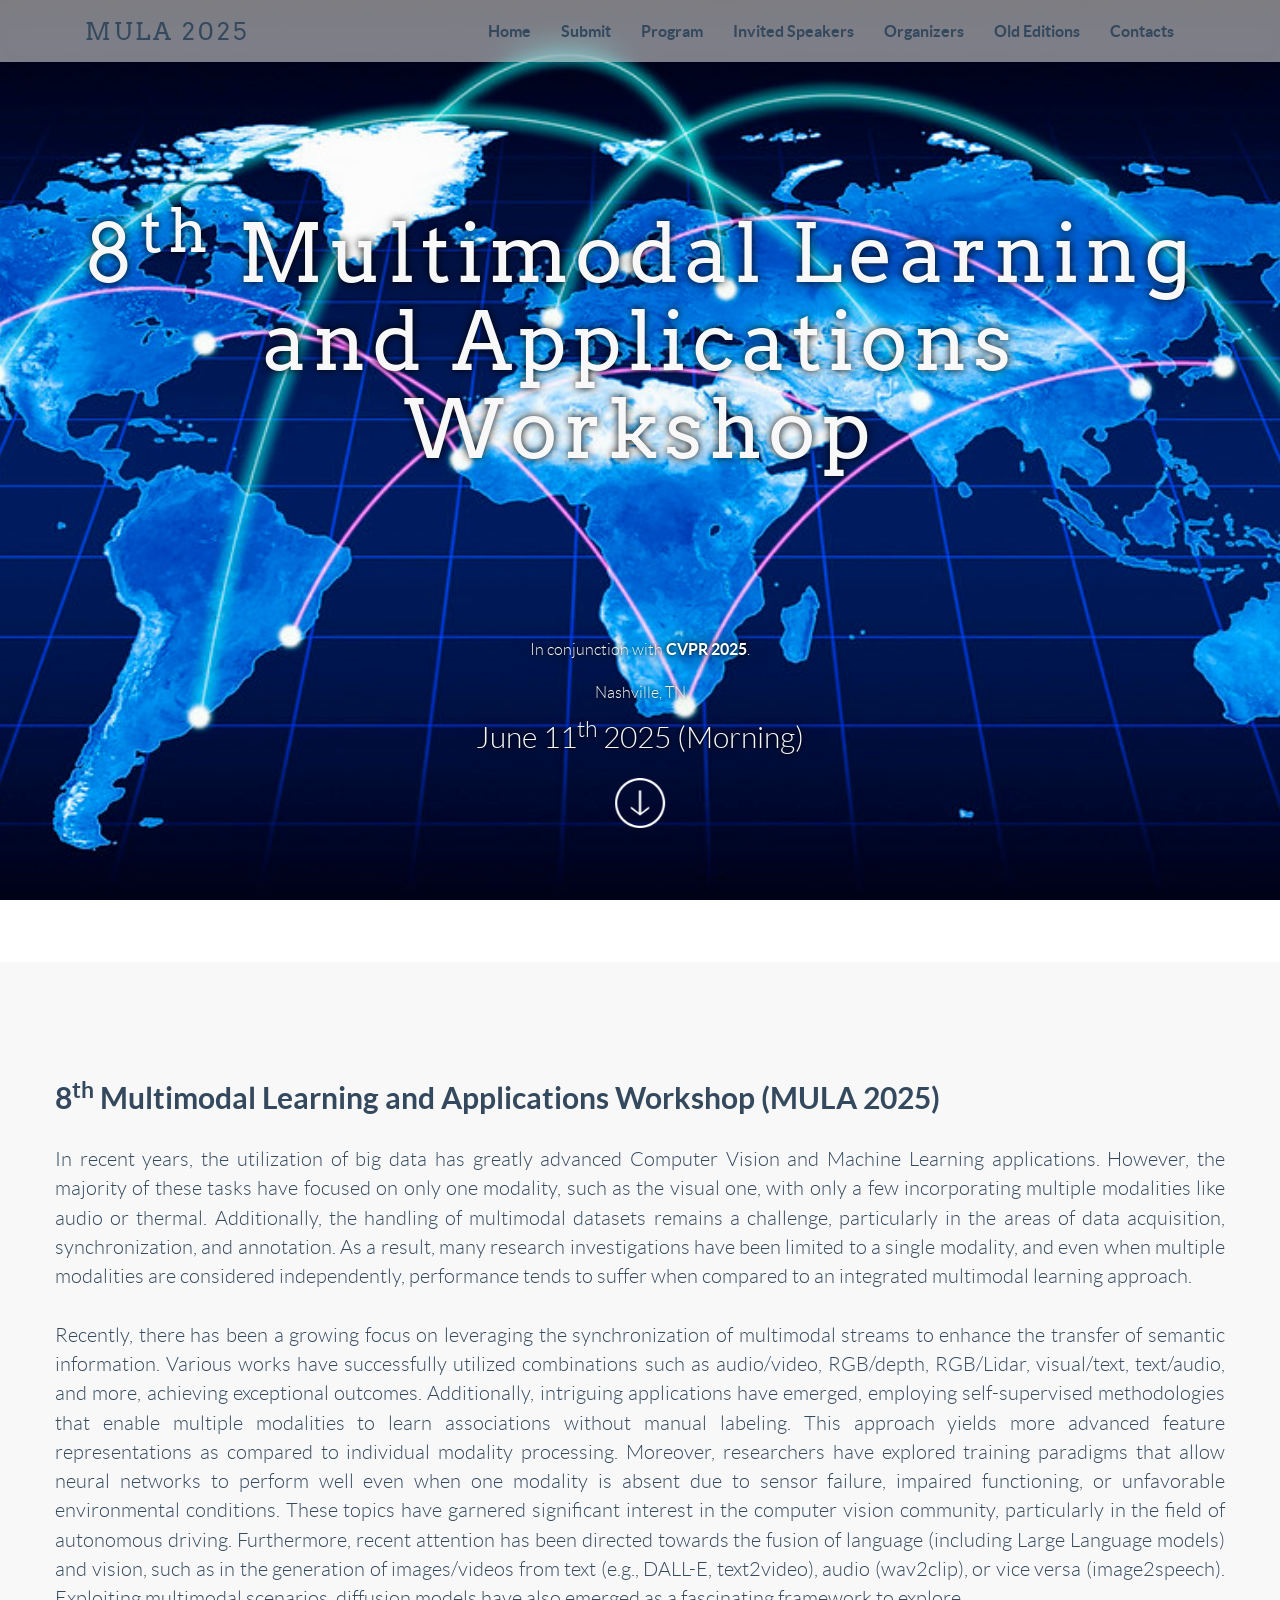
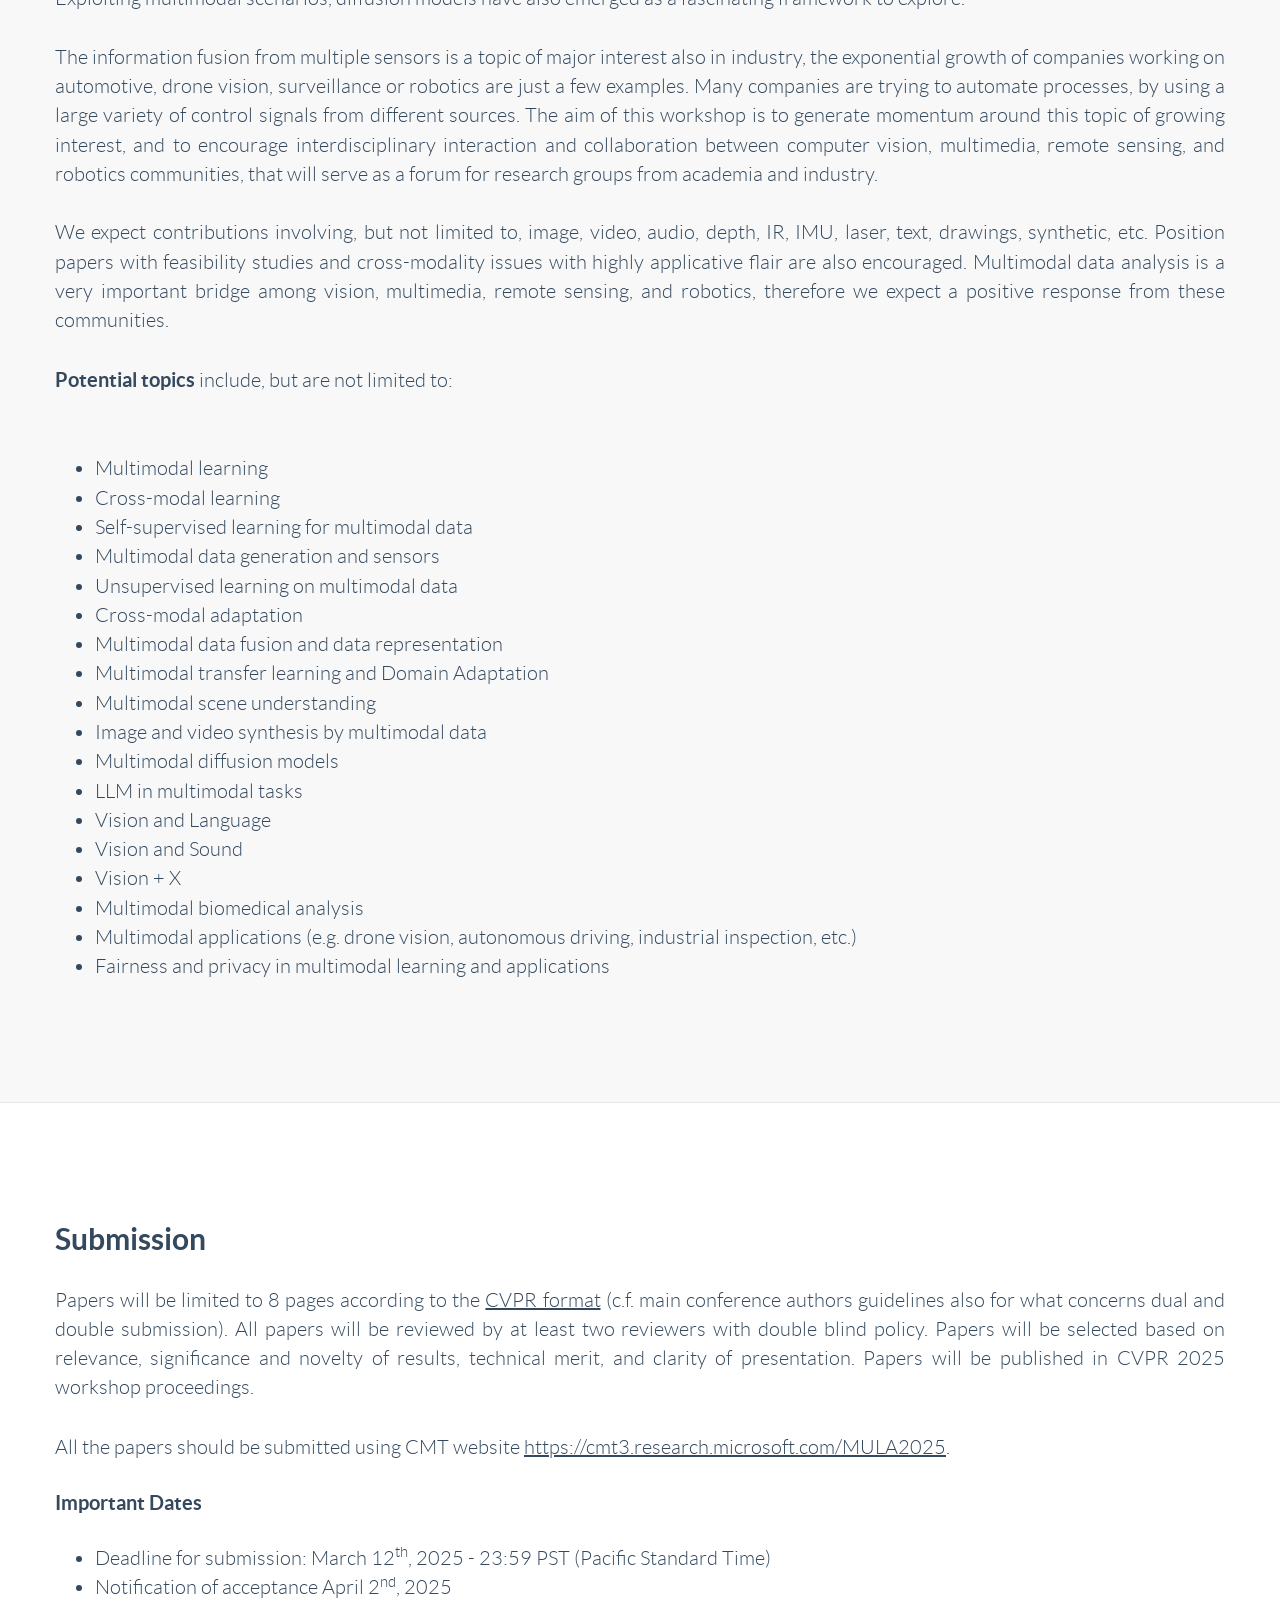
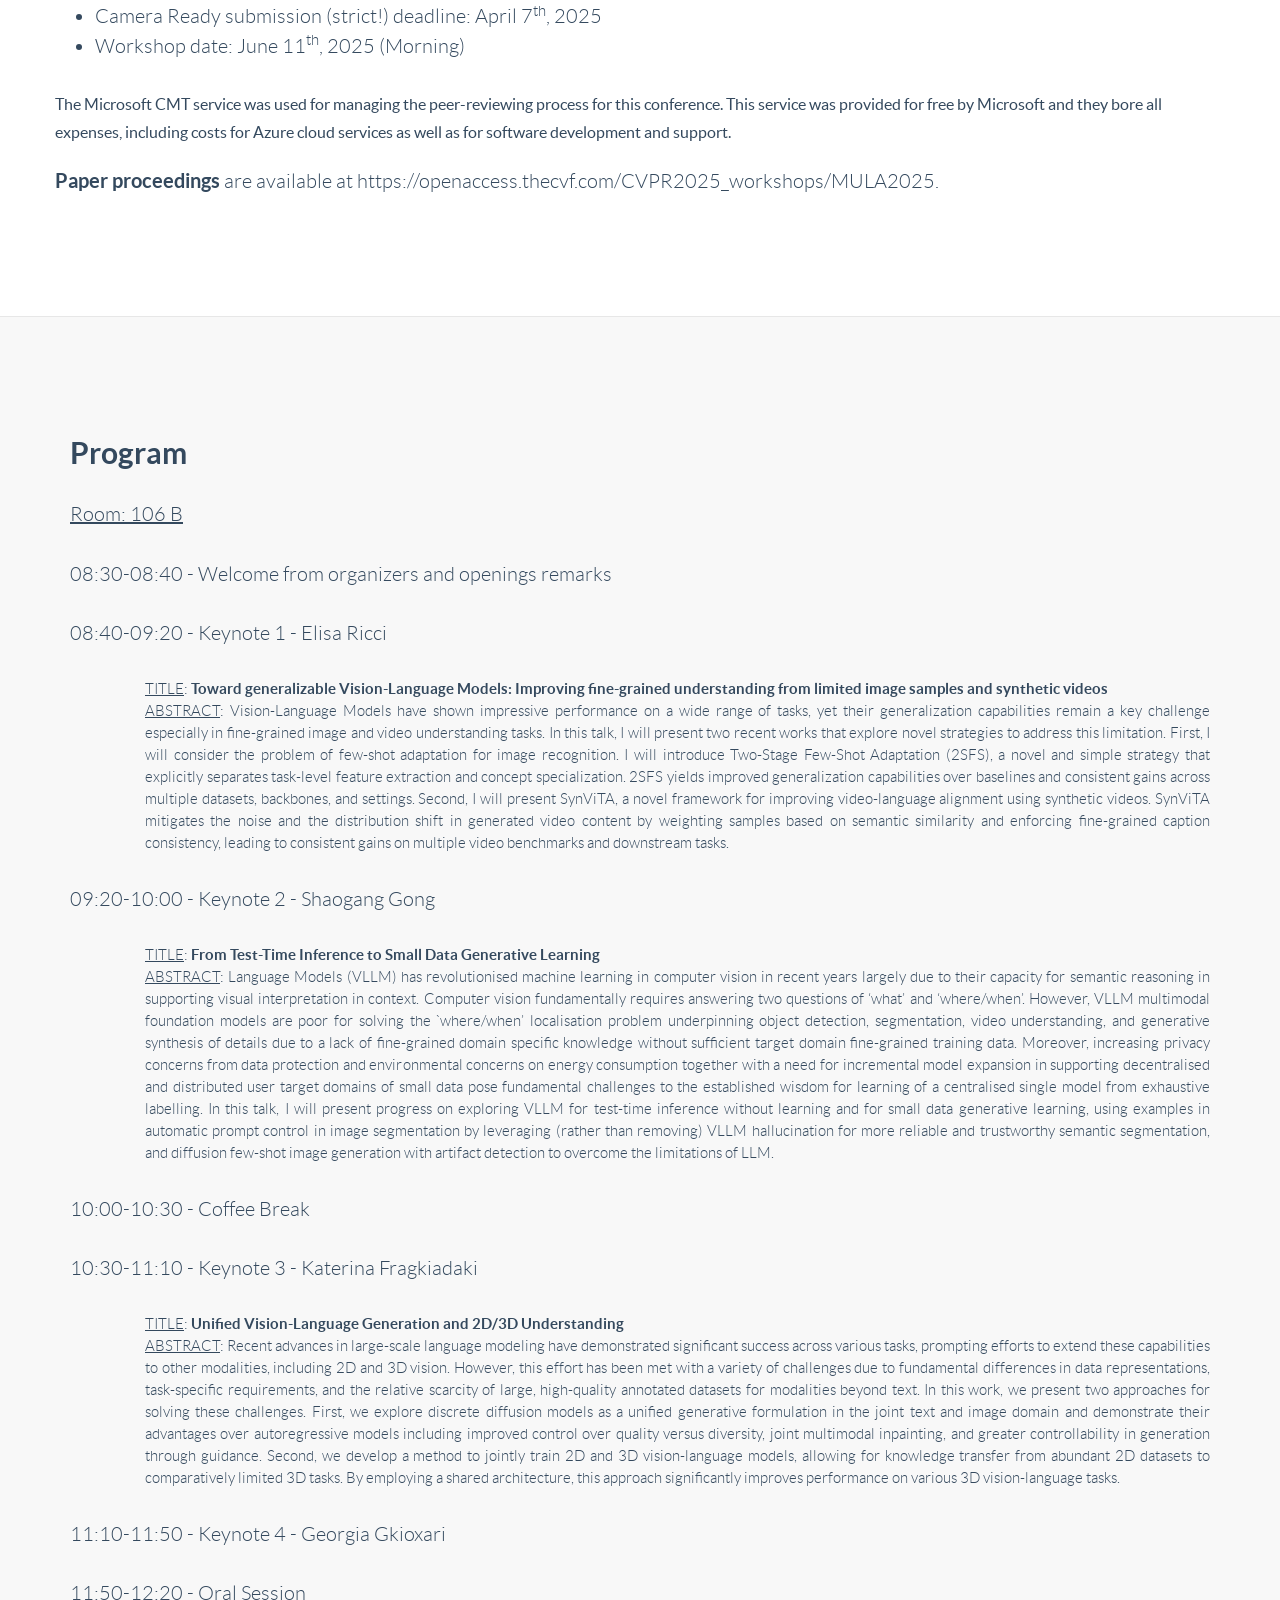
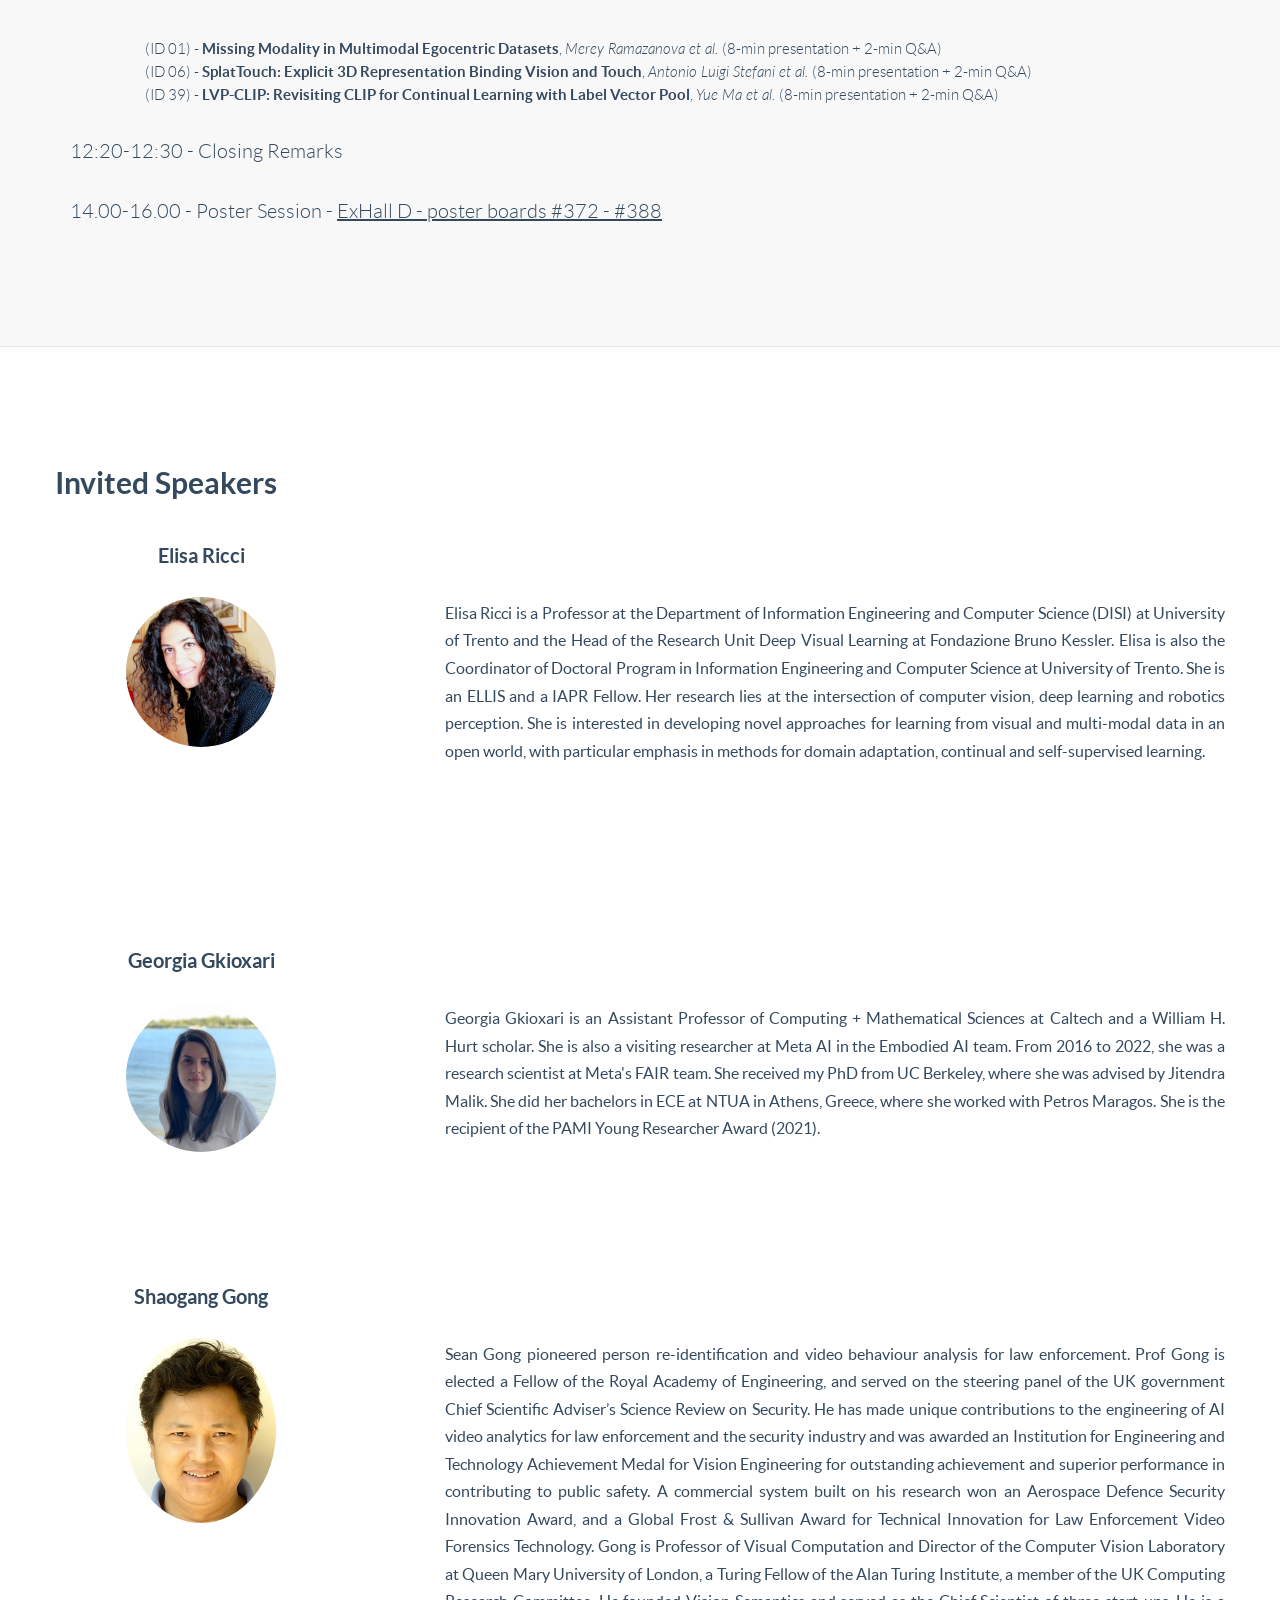
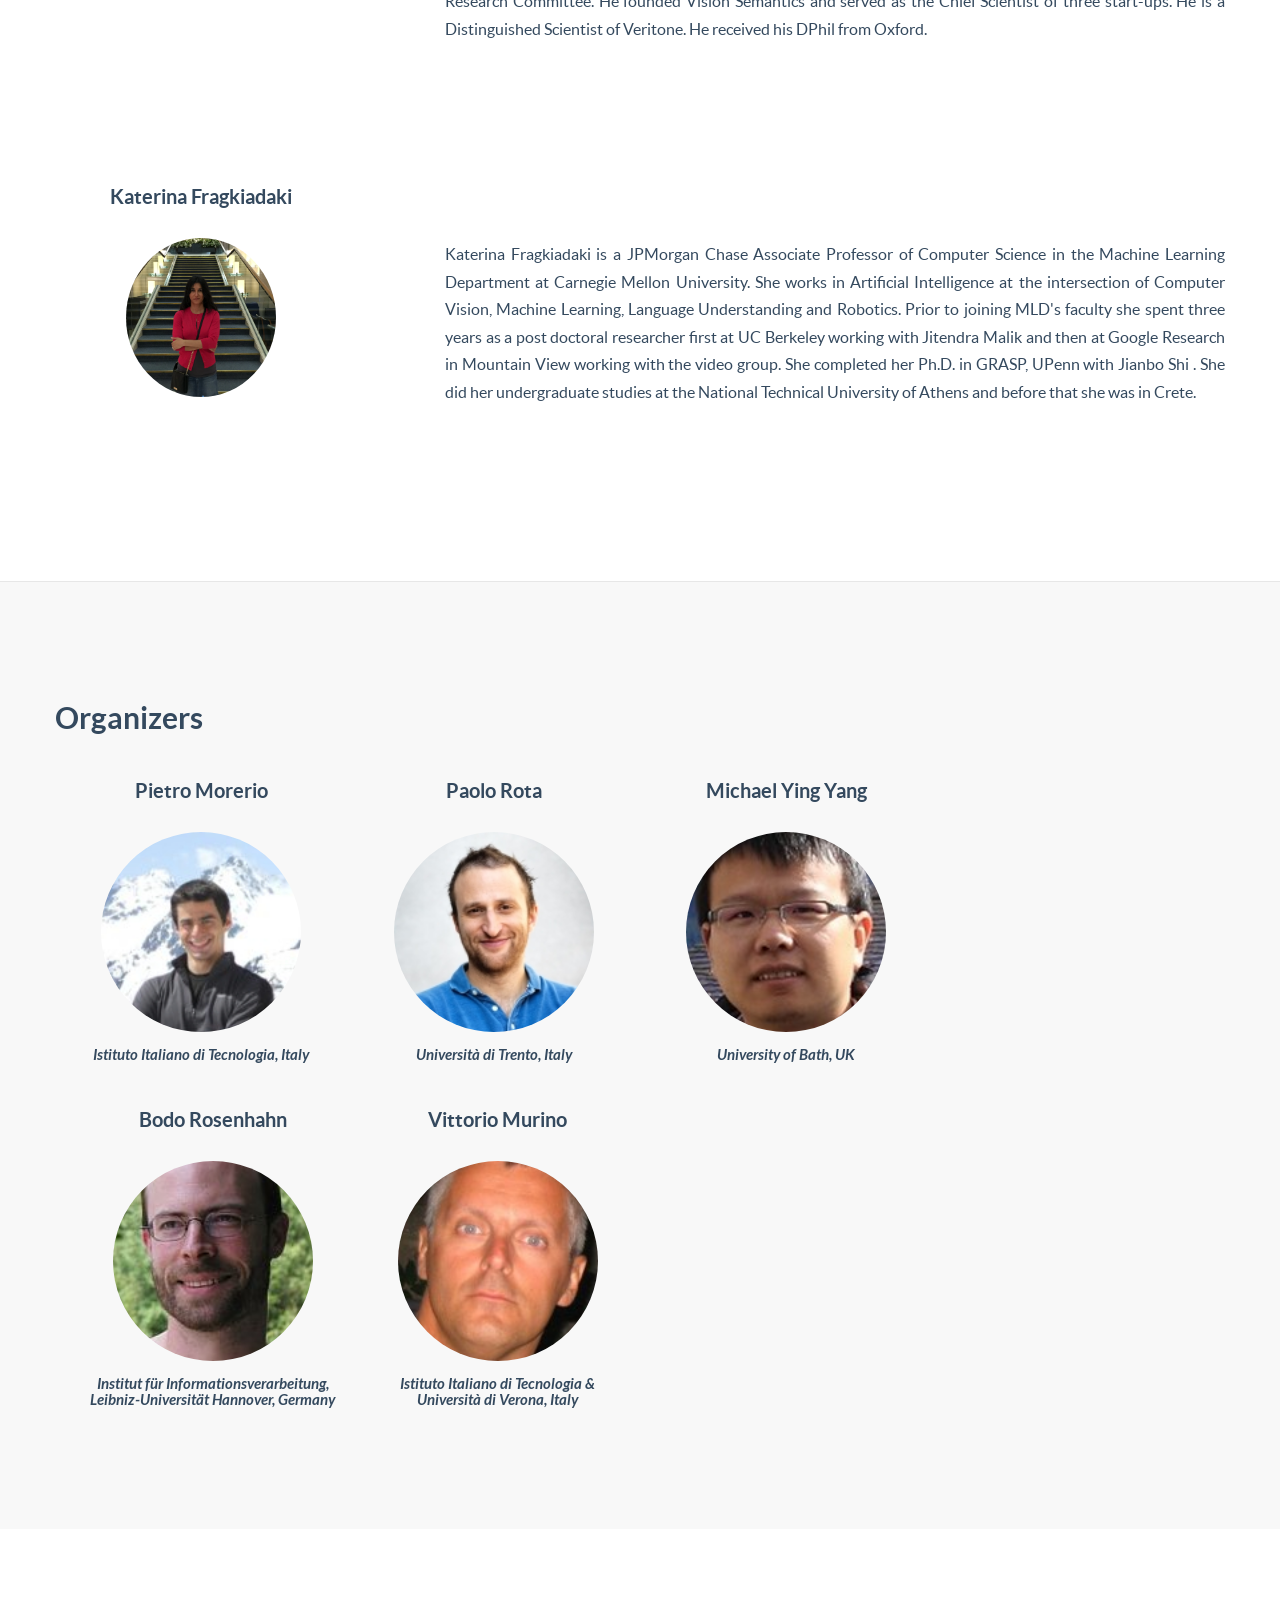
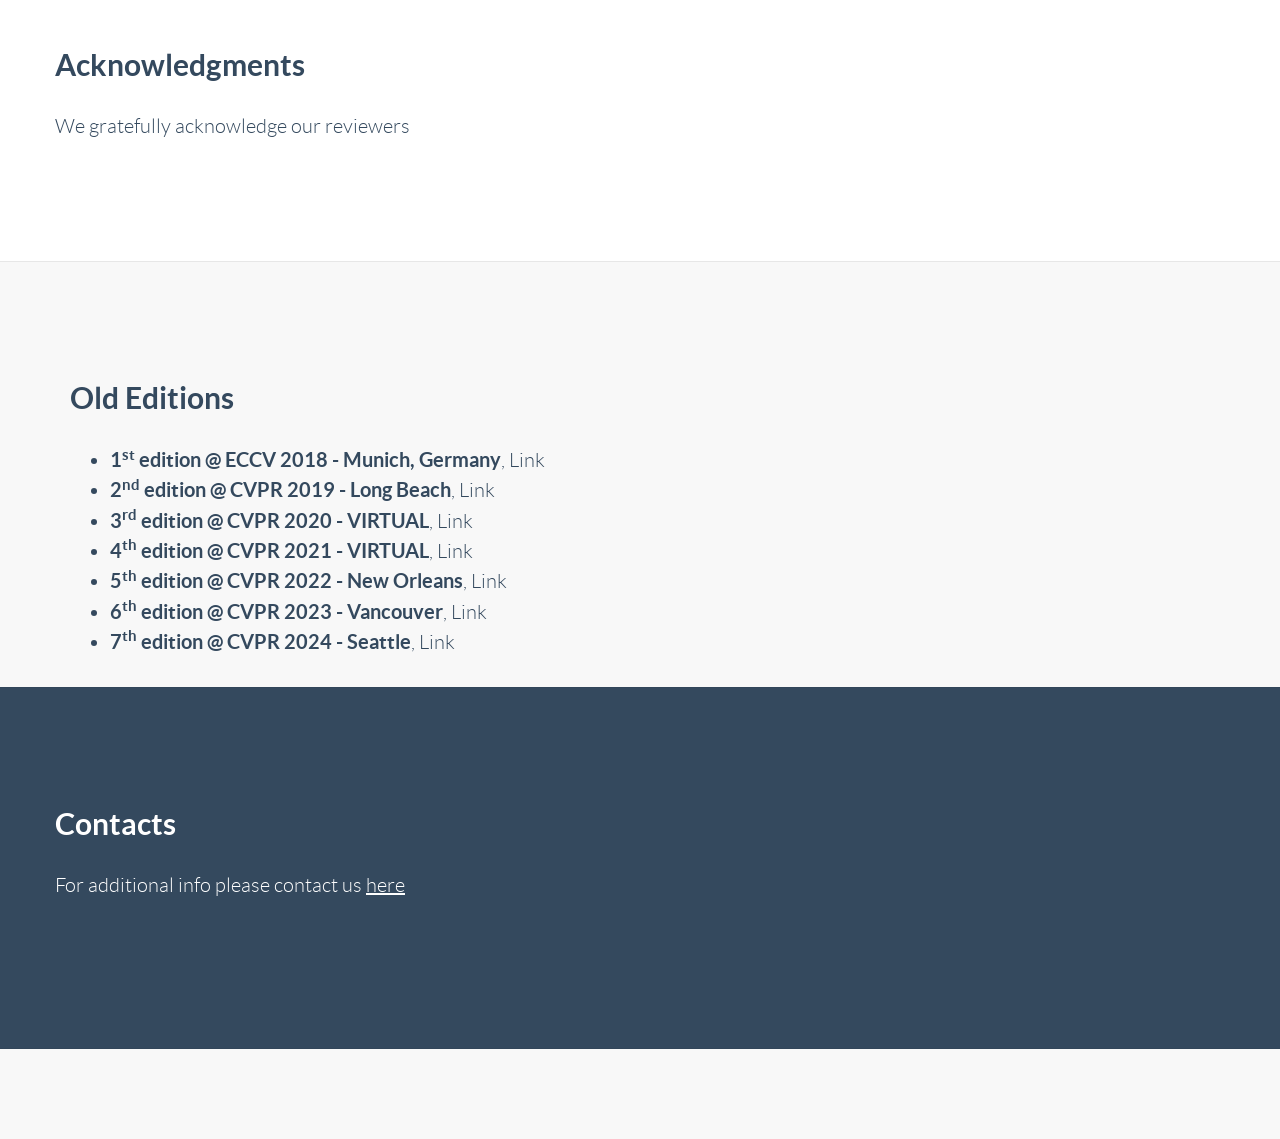
<file: index_2025.html>
<!-- FlatFy Theme - Andrea Galanti /-->
<!doctype html>
<!--[if lt IE 7]> <html class="no-js ie6 oldie" lang="en"> <![endif]-->
<!--[if IE 7]>    <html class="no-js ie7 oldie" lang="en"> <![endif]-->
<!--[if IE 8]>    <html class="no-js ie8 oldie" lang="en"> <![endif]-->
<!--[if IE 9]>    <html class="no-js ie9" lang="en"> <![endif]-->
<!--[if gt IE 9]><!--> <html> <!--<![endif]-->
<head>
    <meta charset="utf-8">
    <meta name="viewport" content="width=device-width, user-scalable=no, initial-scale=1.0, minimum-scale=1.0, maximum-scale=1.0">
    <meta name="description" content="Eighth Multimodal Learning and Applications Workshop ">
    <meta name="author" content="">

    <title>MULA 2025</title>

    <!-- Bootstrap core CSS -->
    <link href="css/bootstrap.min.css" rel="stylesheet">
 
    <!-- Custom Google Web Font -->
    <link href="font-awesome/css/font-awesome.min.css" rel="stylesheet">
    <link href='http://fonts.googleapis.com/css?family=Lato:100,300,400,700,900,100italic,300italic,400italic,700italic,900italic' rel='stylesheet' type='text/css'>
	<link href='http://fonts.googleapis.com/css?family=Arvo:400,700' rel='stylesheet' type='text/css'>
	
    <!-- Custom CSS-->
    <link href="css/general.css" rel="stylesheet">
	
	 <!-- Owl-Carousel -->
    <link href="css/custom.css" rel="stylesheet">
	<link href="css/owl.carousel.css" rel="stylesheet">
    <link href="css/owl.theme.css" rel="stylesheet">
	<link href="css/style.css" rel="stylesheet">
	<link href="css/animate.css" rel="stylesheet">
	
	<!-- Magnific Popup core CSS file -->
	<link rel="stylesheet" href="css/magnific-popup.css"> 
	
	<script src="js/modernizr-2.8.3.min.js"></script>  <!-- Modernizr /-->
	<!--[if IE 9]>
		<script src="js/PIE_IE9.js"></script>
	<![endif]-->
	<!--[if lt IE 9]>
		<script src="js/PIE_IE678.js"></script>
	<![endif]-->

	<!--[if lt IE 9]>
		<script src="js/html5shiv.js"></script>
	<![endif]-->

</head>

<body id="home">

	<!-- Preloader -->
	<div id="preloader">
		<div id="status"></div>
	</div>
	
	<!-- FullScreen -->
    <div class="intro-header">
		<div class="col-xs-12 text-center abcen1">
			<h1 class="h1_home wow fadeIn" data-wow-delay="0.4s" style="text-shadow: 0 0 8px #000000;">8<sup>th</sup> Multimodal Learning and Applications Workshop</h1>
			<h3 class="h3_home wow fadeIn" data-wow-delay="0.6s" style="text-shadow: 0px 0px 4px black, 0 0 25px black"> 
				<br></br>
				<br></br>
				<p>In conjunction with <a style="color:white" href="https://cvpr.thecvf.com/" target="_blank"><b>CVPR 2025</b></a>. </p> 
				<p>Nashville, TN </p> June 11<sup>th</sup> 2025 (Morning)
				<!-- <p>Room: West 223-224</p> -->
			</h3>
			<!--ul class="list-inline intro-social-buttons">
				<li><a href="https://twitter.com/galantiandrea" class="btn  btn-lg mybutton_cyano wow fadeIn" data-wow-delay="0.8s"><span class="network-name">Twitter</span></a>
				</li>
				<li id="download" ><a href="#downloadlink" class="btn  btn-lg mybutton_standard wow swing wow fadeIn" data-wow-delay="1.2s"><span class="network-name">Free Download</span></a>
				</li>
			</ul-->
		</div>    
        <!-- /.container -->
		<div class="col-xs-12 text-center abcen wow fadeIn">
			<div class="button_down "> 
				<a class="imgcircle wow bounceInUp" data-wow-duration="1.5s"  href="#scope"> <img class="img_scroll" src="img/icon/circle.png" alt=""> </a>
			</div>
		</div>
    </div>
	
	<!-- NavBar-->
	<nav class="navbar-default" role="navigation">
		<div class="container">
			<div class="navbar-header">
				<button type="button" class="navbar-toggle" data-toggle="collapse" data-target=".navbar-ex1-collapse">
					<span class="sr-only">Toggle navigation</span>
					<span class="icon-bar"></span>
					<span class="icon-bar"></span>
					<span class="icon-bar"></span>
				</button>
				<a class="navbar-brand" href="#home">MULA 2025</a>
			</div>

			<div class="collapse navbar-collapse navbar-right navbar-ex1-collapse">
				<ul class="nav navbar-nav">
					
					<li class="menuItem"><a href="#scope">Home</a></li>
					<li class="menuItem"><a href="#submit">Submit</a></li>
					<li class="menuItem"><a href="#program">Program</a></li>
					<li class="menuItem"><a href="#invited">Invited Speakers</a></li>
					<li class="menuItem"><a href="#organizers">Organizers</a></li>	
					 <!-- <li class="menuItem"><a href="#sponsors">Sponsors</a></li>					  -->
					<li class="menuItem"><a href="#old_editions">Old Editions</a></li>
					<li class="menuItem"><a href="#contacts">Contacts</a></li>
					<!-- <li class="menuItem"><a href="#special_issue">IJCV Special Issue</a></li> -->
					
				</ul>
			</div>
		   
		</div>
	</nav> 
	
	<!-- Scope -->
    <div id ="scope" class="content-section-a" style="border-top: 0">

        <div class="container">
			
            <div class="row">
			
				<!--div class="col-sm-6 pull-right wow fadeInRightBig">
                    <img class="img-responsive " src="img/ipad.png" alt="">
                </div-->
				
                <div class="wow fadeInRightBig" data-animation-delay="200">   
                    <h3 class="section-heading">8<sup>th</sup> Multimodal Learning and Applications Workshop (MULA 2025)</h3>
					<!-- <div class="sub-title lead" style="text-align:center"> Best Paper Award sponsored by:</div>
                     <p class="lead"  style="text-align:center"> 
						 <a href="https://www.bosch.com/" target="_blank"><img src="img/sponsor/bosch.png" height="70"></a> 
						 &nbsp;&nbsp;&nbsp;&nbsp; &nbsp;&nbsp;&nbsp;&nbsp;
						 <a href="https://www.snap.com/" target="_blank"><img src="img/sponsor/Snap-black.png" height="60"></a> 
					 </p>  -->

<!--
		    <p class="lead"  style="text-align:justify">  <b>NEWS! </b>Full recording of the event is available at <u>   <a href="https://www.youtube.com/watch?v=pHuFMcaoLio&ab_channel=MichaelYang" >https://www.youtube.com/watch?v=pHuFMcaoLio&ab_channel=MichaelYang</a>  </u>
-->
		    </p>
                    <p class="lead"  style="text-align:justify">
						In recent years, the utilization of big data has greatly advanced Computer Vision and Machine Learning applications. However, the majority of these tasks have focused on only one modality, such as the visual one, with only a few incorporating multiple modalities like audio or thermal. Additionally, the handling of multimodal datasets remains a challenge, particularly in the areas of data acquisition, synchronization, and annotation. As a result, many research investigations have been limited to a single modality, and even when multiple modalities are considered independently, performance tends to suffer when compared to an integrated multimodal learning approach. <br/><br/>						
						Recently, there has been a growing focus on leveraging the synchronization of multimodal streams to enhance the transfer of semantic information. Various works have successfully utilized combinations such as audio/video, RGB/depth, RGB/Lidar, visual/text, text/audio, and more, achieving exceptional outcomes. Additionally, intriguing applications have emerged, employing self-supervised methodologies that enable multiple modalities to learn associations without manual labeling. This approach yields more advanced feature representations as compared to individual modality processing. Moreover, researchers have explored training paradigms that allow neural networks to perform well even when one modality is absent due to sensor failure, impaired functioning, or unfavorable environmental conditions. These topics have garnered significant interest in the computer vision community, particularly in the field of autonomous driving. Furthermore, recent attention has been directed towards the fusion of language (including Large Language models) and vision, such as in the generation of images/videos from text (e.g., DALL-E, text2video), audio (wav2clip), or vice versa (image2speech). Exploiting multimodal scenarios, diffusion models have also emerged as a fascinating framework to explore.<br/><br/>
						The information fusion from multiple sensors is a topic of major interest also in industry, the exponential growth of companies working on automotive, drone vision, surveillance or robotics are just a few examples. Many companies are trying to automate processes, by using a large variety of control signals from different sources. The aim of this workshop is to generate momentum around this topic of growing interest, and to encourage interdisciplinary interaction and collaboration between computer vision, multimedia, remote sensing, and robotics communities, that will serve as a forum for research groups from academia and industry. <br/><br/>
						We expect contributions involving, but not limited to, image, video, audio, depth, IR, IMU, laser, text, drawings, synthetic, etc. Position papers with feasibility studies and cross-modality issues with highly applicative flair are also encouraged. Multimodal data analysis is a very important bridge among vision, multimedia, remote sensing, and robotics, therefore we expect a positive response from these communities. <br/><br/>
						
						<b>Potential topics </b> include, but are not limited to: <br/><br/>
						<ul class="lead">
							<li>Multimodal learning</li>
							<li>Cross-modal learning</li>
							<li>Self-supervised learning for multimodal data</li>
							<li>Multimodal data generation and sensors</li>
							<li>Unsupervised learning on multimodal data</li>
							<li>Cross-modal adaptation</li>
							<li>Multimodal data fusion and data representation</li>
							<li>Multimodal transfer learning and Domain Adaptation</li>
							<li>Multimodal scene understanding</li>
							<li>Image and video synthesis by multimodal data</li>
							<li>Multimodal diffusion models </li>
							<li>LLM in multimodal tasks </li>
							<li>Vision and Language</li>
							<li>Vision and Sound</li>
							<li>Vision + X</li>
							<li>Multimodal biomedical analysis</li>
							<li>Multimodal applications (e.g. drone vision, autonomous driving, industrial inspection, etc.)</li>
							<li>Fairness and privacy in multimodal learning and applications</li>
						</ul>
					</p>

					

					 <!--p><a class="btn btn-embossed btn-primary" href="#" role="button">View Details</a> 
					 <a class="btn btn-embossed btn-info" href="#" role="button">Visit Website</a></p-->
				</div>   
            </div>
        </div>
        <!-- /.container -->
    </div>

	<!-- Call for Papers -->
    <div id ="submit" class="content-section-b">

        <div class="container">
			
            <div class="row">
			
				<!--div class="col-sm-6 pull-right wow fadeInRightBig">
                    <img class="img-responsive " src="img/ipad.png" alt="">
                </div-->
				
                <div class="wow fadeInLeftBig" data-animation-delay="200">   
                    <h3 class="section-heading">Submission</h3>
                    
					
                    <p class="lead"  style="text-align:justify">
						Papers will be limited to 8 pages according to the  <u><a href="https://cvpr.thecvf.com/Conferences/2025/AuthorGuidelines" Target="blank">CVPR format</a></u> (c.f. main conference authors guidelines also for what concerns dual and double submission). 
						All papers will be reviewed by at least two reviewers with double blind policy. Papers will be selected based on relevance, significance and novelty of results, technical merit, and clarity of presentation. 
						Papers will be published in CVPR 2025 workshop proceedings. 
					</p>
					<p class="lead"  style="text-align:justify">
						All the papers should be submitted using CMT website <u><a href="https://cmt3.research.microsoft.com/MULA2025" Target="blank">https://cmt3.research.microsoft.com/MULA2025</a></u>.
					</p>
					
				</div>  

				<div class="wow fadeInRightBig" data-animation-delay="200">   
                    <h4 class="section-heading">Important Dates</h4>
					<!--div class="sub-title lead3">Lorem ipsum dolor sit atmet sit dolor greand fdanrh<br> sdfs sit atmet sit dolor greand fdanrh sdfs</div-->
                    <ul class="lead">

						<!-- <del><li>Deadline for submission: March 2<sup>nd</sup>, 2025 - 23:59 Pacific Standard Time</li></del> -->
						<!-- <b>---EXTENDED---</b> -->

						<li> Deadline for submission: March 12<sup>th</sup>, 2025 - 23:59 PST (Pacific Standard Time) </li>
						<!-- <li> Deadline for submission: TBA</li> -->

						<li>Notification of acceptance  April 2<sup>nd</sup>, 2025</li>
						<!-- <del><li>Camera Ready submission deadline: April 6<sup>th</sup>, 2025</li></del>

						<b>---EXTENDED---</b> -->
						<li>Camera Ready submission (strict!) deadline: April 7<sup>th</sup>, 2025 </li> 
						<!-- <li>Camera Ready submission deadline: TBA</li> -->
						<li> Workshop date: June 11<sup>th</sup>, 2025 (Morning)</li>
				</ul>						
				</div>
				
				<!-- <div class="wow fadeInRightBig" data-animation-delay="200">   
                    <h4 class="section-heading">Camera Ready Submission instructions</h4>
                    <ul class="lead">
						<li>CVPR Workshops 2025 Camera-Ready Submission Instructions <u><a href="[long papers] CVPR Workshops 2025 Camera-Ready Submission Instructions.pdf"> Link </a> </u> </li>
						<li>Submission Site <u><a href="[long papers] CVPR Workshops 2025 Author Submission Site.pdf"> Link </a> </u></li>

				</ul>						
				</div> -->

				<p class="lead"  style="text-align:justify"></p>
				The <a href="https://cmt3.research.microsoft.com">Microsoft CMT service</a> was used for managing the peer-reviewing process for this conference. This service was provided for free by Microsoft and they bore all expenses, including costs for Azure cloud services as well as for software development and support.
				</p>

				<p class="lead" style="text-align:justify">
				<b>Paper proceedings</b> are available at <a href="https://openaccess.thecvf.com/CVPR2025_workshops/MULA2025">https://openaccess.thecvf.com/CVPR2025_workshops/MULA2025</a>.
				</p>

            </div>
        </div>
        <!-- /.container -->
    </div>
	
	<!-- Program -->
    <div id ="program" class="content-section-a">

        <div class="container">				
                <div class="wow fadeInLeftBig" data-animation-delay="200">   
                    <h3 class="section-heading">Program</h3>
                    <p class="lead"  style="text-align:justify;font-size:15px">
						<p class="lead"  style="text-align:justify">	
							<u>Room: 106 B</u> <br>
						</p>

			    <!-- <b> N.B.</b>  Time is CDT (Central Daylight Time); -->
			    <!-- Coming very soon! -->
			    <!--
			    <p class="lead"  style="text-align:justify">  Full recording of the event is available at <u>   <a href="https://www.youtube.com/watch?v=pHuFMcaoLio&ab_channel=MichaelYang" >https://www.youtube.com/watch?v=pHuFMcaoLio&ab_channel=MichaelYang</a>  </u>
			    </p>
				-->

					<p class="lead"  style="text-align:justify">	
					08:30-08:40 - Welcome from organizers and openings remarks <br>
					</p>
					<p class="lead"  style="text-align:justify">
					08:40-09:20 - Keynote 1 - Elisa Ricci <br>
					</p>
					<p class="lead" style="text-align:justify;font-size:15px;padding-left: 5em">
						<u>TITLE</u>: <strong>Toward generalizable Vision-Language Models: Improving fine-grained understanding from limited image samples and synthetic videos</strong><br>
						 <u>ABSTRACT</u>: Vision-Language Models have shown impressive performance on a wide range of tasks, 
						 yet their generalization capabilities remain a key challenge especially in fine-grained image and video understanding tasks. 
						 In this talk, I will present two recent works that explore novel strategies to address this limitation. 
						 First, I will consider the problem of few-shot adaptation for image recognition. 
						 I will introduce Two-Stage Few-Shot Adaptation (2SFS), a novel and simple strategy that explicitly separates task-level feature extraction and concept specialization. 
						 2SFS yields improved generalization capabilities over baselines and consistent gains across multiple datasets, backbones, and settings. 
						 Second, I will present SynViTA, a novel framework for improving video-language alignment using synthetic videos. 
						 SynViTA mitigates the noise and the distribution shift in generated video content by weighting samples based on semantic similarity 
						 and enforcing fine-grained caption consistency, leading to consistent gains on multiple video benchmarks and downstream tasks. 
					
					
					<p class="lead"  style="text-align:justify">
						09:20-10:00 - Keynote 2 - Shaogang Gong <br>
					</p>
					<p class="lead" style="text-align:justify;font-size:15px;padding-left: 5em">
						<u>TITLE</u>: <strong>From Test-Time Inference to Small Data Generative Learning</strong><br>
						 <u>ABSTRACT</u>: Language Models (VLLM) has revolutionised machine learning in computer vision in
						 recent years largely due to their capacity for semantic reasoning in supporting visual interpretation in
						 context. Computer vision fundamentally requires answering two questions of ‘what’ and ‘where/when’.
						 However, VLLM multimodal foundation models are poor for solving the `where/when’ localisation
						 problem underpinning object detection, segmentation, video understanding, and generative synthesis
						 of details due to a lack of fine-grained domain specific knowledge without sufficient target domain
						 fine-grained training data. Moreover, increasing privacy concerns from data protection and
						 environmental concerns on energy consumption together with a need for incremental model
						 expansion in supporting decentralised and distributed user target domains of small data pose
						 fundamental challenges to the established wisdom for learning of a centralised single model from
						 exhaustive labelling. In this talk, I will present progress on exploring VLLM for test-time inference
						 without learning and for small data generative learning, using examples in automatic prompt control in
						 image segmentation by leveraging (rather than removing) VLLM hallucination for more reliable and
						 trustworthy semantic segmentation, and diffusion few-shot image generation with artifact detection to
						 overcome the limitations of LLM.
					</p>

					<p class="lead"  style="text-align:justify"> 
					10:00-10:30 - Coffee Break 
					</p>
					    
					<p class="lead"  style="text-align:justify">
					10:30-11:10 - Keynote 3 - Katerina Fragkiadaki<br>
					</p>
					<p class="lead" style="text-align:justify;font-size:15px;padding-left: 5em">
						<u>TITLE</u>: <strong>Unified Vision-Language Generation and 2D/3D Understanding</strong><br>
						 <u>ABSTRACT</u>: Recent advances in large-scale language modeling have demonstrated significant success across various tasks, 
						 prompting efforts to extend these capabilities to other modalities, including 2D and 3D vision. 
						 However, this effort has been met with a variety of challenges due to fundamental differences in data representations, task-specific requirements, 
						 and the relative scarcity of large, high-quality annotated datasets for modalities beyond text.


						 In this work, we present two approaches for solving these challenges. 
						 First, we explore discrete diffusion models as a unified generative formulation in the joint text and image domain and demonstrate their advantages 
						 over autoregressive models including improved control over quality versus diversity, joint multimodal inpainting, 
						 and greater controllability in generation through guidance. Second, we develop a method to jointly train 2D and 3D vision-language models, 
						 allowing for knowledge transfer from abundant 2D datasets to comparatively limited 3D tasks. 
						 By employing a shared architecture, this approach significantly improves performance on various 3D vision-language tasks.
					</p>

					<p class="lead"  style="text-align:justify"> 
						11:10-11:50 - Keynote 4 - Georgia Gkioxari
						</p>
					
					<p class="lead"  style="text-align:justify">
					11:50-12:20 - Oral Session <br>
					</p>
					<p class="lead" style="text-align:justify;font-size:15px;padding-left: 5em">
							(ID 01) - <strong>Missing Modality in Multimodal Egocentric Datasets</strong>, <i> Merey Ramazanova et al. </i> (8-min presentation + 2-min Q&A)<br> 
							(ID 06) - <strong>SplatTouch: Explicit 3D Representation Binding Vision and Touch</strong>, <i> Antonio Luigi Stefani et al. </i> (8-min presentation + 2-min Q&A)<br> 
							(ID 39) - <strong>LVP-CLIP: Revisiting CLIP for Continual Learning with Label Vector Pool</strong>, <i> Yue Ma et al. </i>  (8-min presentation + 2-min Q&A)<br>  
						</p>
	
					<p class="lead"  style="text-align:justify">
					12:20-12:30 - Closing Remarks <br>
					</p>
					
					<p class="lead"  style="text-align:justify">
					14.00-16.00 -  Poster Session  - <u> ExHall D  - poster boards #372 - #388 </u> <br>
					
					<!-- TBA -  Poster Session (all papers) <u> West Exhibit Hall - poster slots #64 - #83 </u> <br> -->
					</p>

				</div>
            </div>
            <div class="container">				
                <div class="wow fadeInRightBig" data-animation-delay="200">
                </div>
            </div>
        </div>
    </div>





	<!-- Invited Speakers -->
    <div id ="invited" class="content-section-b">

        <div class="container">
			
            <div class="row">
				<div class="container">
				<div class="row wow fadeInRightBig"  data-animation-delay="200">
					<h3 class="section-heading">Invited Speakers</h3>

				
					
					<div class="col-sm-3 wow"  data-animation-delay="200">   
						<h4 class="section-heading"><center><a href="https://eliricci.eu/" target="blank">Elisa Ricci </a></center></h4>
						<center><img  class="img-responsive img-rounded" style="border-radius: 50%" height="150" width="150" src="img/invited/ericci.jpeg" alt=""></center>
					</div>
					<div class="col-sm-8 col-md-offset-1 wow" style="text-align:justify;padding: 70px 0" data-animation-delay="200">   
						<p> Elisa Ricci is a Professor at the Department of Information Engineering and Computer Science (DISI) at University of Trento and the Head of the Research Unit Deep Visual Learning at Fondazione Bruno Kessler. Elisa is also the Coordinator of Doctoral Program in Information Engineering and Computer Science at University of Trento. She is an ELLIS and a IAPR Fellow.
							Her research lies at the intersection of computer vision, deep learning and robotics perception. She is interested in developing novel approaches for learning from visual and multi-modal data in an open world, with particular emphasis in methods for domain adaptation, continual and self-supervised learning.
						</p>
				</div>
				</div>

				<div class="row wow fadeInRightBig">
					<p>  <wbr> </p>
				</div>
				
				
				<div class="row wow fadeInRightBig">
					<p> <wbr> </p>
				</div>
				<div class="row wow fadeInRightBig"  data-animation-delay="200">
					<div class="col-sm-3 wow"  data-animation-delay="200">   
						<h4 class="section-heading"><center><a href="https://gkioxari.github.io/" target="blank"> Georgia Gkioxari</a></center></h4>
						<center><img  class="img-responsive img-rounded" style="border-radius: 50%" height="150" width="150" src="img/invited/gkioxari.jpg" alt=""></center>
					</div>
					<div class="col-sm-8 col-md-offset-1 wow" style="text-align:justify;padding: 70px 0" data-animation-delay="200">   
						<p>  
							Georgia Gkioxari is an Assistant Professor of Computing + Mathematical Sciences at Caltech and a William H. Hurt scholar. 
							She is also a visiting researcher at Meta AI in the Embodied AI team. 
							From 2016 to 2022, she was a research scientist at Meta's FAIR team. 
							She received my PhD from UC Berkeley, where she was advised by Jitendra Malik. 
							She did her bachelors in ECE at NTUA in Athens, Greece, where she worked with Petros Maragos.
							She is the recipient of the PAMI Young Researcher Award (2021). 
						</p>
					</div>
				</div>	

				<div class="row wow fadeInRightBig">
					<p> <wbr> </p>
				</div>
				<div class="row wow fadeInRightBig"  data-animation-delay="200">
					<div class="col-sm-3 wow"  data-animation-delay="200">   
						<h4 class="section-heading"><center><a href="https://www.eecs.qmul.ac.uk/~sgg/" target="blank"> Shaogang Gong </a></center></h4>
						<center><img  class="img-responsive img-rounded" style="border-radius: 50%" height="150" width="150" src="img/invited/SG.jpg" alt=""></center>
					</div>
					<div class="col-sm-8 col-md-offset-1 wow" style="text-align:justify;padding: 70px 0" data-animation-delay="200">   
						<p> 
							Sean Gong pioneered person re-identification and video behaviour analysis
							for law enforcement. Prof Gong is elected a Fellow of the Royal Academy of
							Engineering, and served on the steering panel of the UK government Chief
							Scientific Adviser’s Science Review on Security. He has made unique
							contributions to the engineering of AI video analytics for law enforcement and
							the security industry and was awarded an Institution for Engineering and
							Technology Achievement Medal for Vision Engineering for outstanding
							achievement and superior performance in contributing to public safety. A
							commercial system built on his research won an Aerospace Defence Security Innovation Award, and
							a Global Frost & Sullivan Award for Technical Innovation for Law Enforcement Video Forensics
							Technology. Gong is Professor of Visual Computation and Director of the Computer Vision Laboratory
							at Queen Mary University of London, a Turing Fellow of the Alan Turing Institute, a member of the UK
							Computing Research Committee. He founded Vision Semantics and served as the Chief Scientist of
							three start-ups. He is a Distinguished Scientist of Veritone. He received his DPhil from Oxford.
						</p>
					</div>
				</div>	

				<div class="row wow fadeInRightBig">
					<p> <wbr> </p>
				</div>
				<div class="row wow fadeInRightBig"  data-animation-delay="200">
					<div class="col-sm-3 wow"  data-animation-delay="200">   
						<h4 class="section-heading"><center><a href="https://www.cs.cmu.edu/~katef/" target="blank"> Katerina Fragkiadaki</a></center></h4>
						<center><img  class="img-responsive img-rounded" style="border-radius: 50%" height="150" width="150" src="img/invited/Fragkiadaki.png" alt=""></center>
					</div>
					<div class="col-sm-8 col-md-offset-1 wow" style="text-align:justify;padding: 70px 0" data-animation-delay="200">   
						<p>  
							Katerina Fragkiadaki is a JPMorgan Chase Associate Professor of Computer Science in the Machine Learning Department at Carnegie Mellon University. 
							She works in Artificial Intelligence at the intersection of Computer Vision, Machine Learning, Language Understanding and Robotics. 
							Prior to joining MLD's faculty she spent three years as a post doctoral researcher first at UC Berkeley working with Jitendra Malik and then at Google Research in Mountain View working with the video group. 
							She completed her Ph.D. in GRASP, UPenn with Jianbo Shi . 
							She did her undergraduate studies at the National Technical University of Athens and before that she was in Crete. 
						</p>
					</div>
				</div>	

				<!-- <div class="row wow fadeInRightBig">
					<p> <wbr> </p>
				</div>
				<div class="row wow fadeInRightBig"  data-animation-delay="200">
					<div class="col-sm-3 wow"  data-animation-delay="200">   
						<h4 class="section-heading"><center><a href="https://mancinimassimiliano.github.io/" target="blank">Massimiliano Mancini</a></center></h4>
						<center><img  class="img-responsive img-rounded" style="border-radius: 50%" height="150" width="150" src="img/invited/mancini.jpg" alt=""></center>
					</div>
					<div class="col-sm-8 col-md-offset-1 wow" style="text-align:justify;padding: 70px 0" data-animation-delay="200">   
						<p>  
							Massimiliano Mancini is an ELLIS member and an Assistant Professor at the University of Trento. 
							He completed his Ph.D. at the Sapienza University of Rome, co-advised by Barbara Caputo and Elisa Ricci. 
							During his Ph.D., he was part of the TeV lab at Fondazione Bruno Kessler, the VANDAL lab at the Italian Institute of Technology, and a visiting student at the KTH Royal Institute of Technology. 
							After his Ph.D., he joined the University of Tübingen as a postdoc in the Explainable Machine Learning group led by Zeynep Akata. 
							He serves as area chair for major conferences in the field (CVPR, ECCV, NeurIPS, ICRA) and as an associate/area editor for CVIU and TMLR. 
							His research focuses on efficient transfer learning, cross-domain generalization, continual learning, automatic bias identification, and compositional reasoning.
						</p>
					</div> 
				</div>	 -->

           	 </div>
        	</div>
    	</div>
	</div>
	
	<!-- Organizers -->
    <div id="organizers" class="content-section-a"> 
		
		<div class="container">
		        <div class="row wow fadeInRightBig"  data-animation-delay="200">
				<h3 class="section-heading">Organizers</h3>

				<div class="col-sm-3 wow fadeInRightBig"  data-animation-delay="">   
					<h4 class="section-heading"><center>Pietro Morerio</center></h4>
					<center><img  class="img-responsive img-rounded" style="border-radius: 50%" height="200" width="200" src="img/organizer/morerio.jpg" alt=""></center>
					<h5 class="section-heading"><center><i>Istituto Italiano di Tecnologia, Italy</i></center></h5>
				</div>

				<div class="col-sm-3 wow fadeInRightBig"  data-animation-delay="200">   
					<h4 class="section-heading"><center>Paolo Rota</center></h4>
					<center><img  class="img-responsive img-rounded" style="border-radius: 50%" height="200" width="200" src="img/organizer/rota.jpg" alt=""></center>
					<h5 class="section-heading"><center><i>Università di Trento, Italy</i></center></h5>
				</div>

				<div class="col-sm-3 wow fadeInRightBig"  data-animation-delay="200">   
					<h4 class="section-heading"><center>Michael Ying Yang</center></h4>
					<center><img  class="img-responsive img-rounded" style="border-radius: 50%" height="200" width="200" src="img/organizer/yang.jpg" alt=""></center>
					<h5 class="section-heading"><center><i>University of Bath, UK</i></center></h5>
				</div> 
				
				<!-- <div class="col-sm-3 wow fadeInRightBig"  data-animation-delay="200">   
					<h4 class="section-heading"><center>Massimiliano Mancini</center></h4>
					<center><img  class="img-responsive img-rounded" style="border-radius: 50%" height="200" width="200" src="img/organizer/mancini.jpg" alt=""></center>
					<h5 class="section-heading"><center><i>University of Tübingen, Germany </i></center></h5>
				</div> -->
				
				</div>
				
				<!-- <div class="row wow fadeInRightBig"  data-animation-delay="200"> -->
				<!-- <div class="col-sm-3 wow fadeInRightBig"  data-animation-delay="200">   
					<h4 class="section-heading"><center>Zeynep Akata</center></h4>
					<center><img  class="img-responsive img-rounded" style="border-radius: 50%" height="200" width="200" src="img/organizer/akata.jpg" alt=""></center>
					<h5 class="section-heading"><center><i>University of Tübingen, Germany </i></center></h5>
				</div> -->
				
				<div class="col-sm-3 wow fadeInRightBig"  data-animation-delay="200">   
					<h4 class="section-heading"><center>Bodo Rosenhahn</center></h4>
					<center><img  class="img-responsive img-rounded" style="border-radius: 50%" height="200" width="200" src="img/organizer/rosenhahn.jpg" alt=""></center>
					<h5 class="section-heading"><center><i>Institut für Informationsverarbeitung, Leibniz-Universität Hannover, Germany</i></center></h5>
				</div>


				<div class="col-sm-3 wow fadeInRightBig"  data-animation-delay="200">   
					<h4 class="section-heading"><center>Vittorio Murino</center></h4>
					<center><img  class="img-responsive img-rounded" style="border-radius: 50%" height="200" width="200" src="img/organizer/murino.jpg" alt=""></center>
					<h5 class="section-heading"><center><i>Istituto Italiano di Tecnologia & Università di Verona, Italy </i></center></h5>
				</div>
			</div>
        </div>
    </div>

	<!-- Program Committee -->
    <div id ="committee" class="content-section-b" style="border-top: 0">
        <div class="container">			
            <div class="row">			
				<!--div class="col-sm-6 pull-right wow fadeInRightBig">
                    <img class="img-responsive " src="img/ipad.png" alt="">
                </div-->				
                <div class="wow fadeInLeftBig" data-animation-delay="200">   
                    <h3 class="section-heading"> Acknowledgments</h3>
					<!--div class="sub-title lead3">Lorem ipsum dolor sit atmet sit dolor greand fdanrh<br> sdfs sit atmet sit dolor greand fdanrh sdfs</div-->
					<p class="lead"  style="text-align:justify">
						We gratefully acknowledge our reviewers

						<ul class="lead">
							<!-- AJ	Piergiovanni,
							Alina	Roitberg,
							Andrea	Pilzer,
							Andrea	Zunino,
							Anelia	Angelova,
							Anil Osman	Tur,
							Arif	Mahmood,
							Carles	Ventura,
							Christoph	Reinders,
							Dario	Fontanel,
							Davide	Talon,
							Dayan	Guan,
							Enrico	Fini,
							Fabio	Cermelli,
							Giacomo	Zara,
							Gianluca	Scarpellini,
							Guanglei	Yang,
							Haidong	Zhu,
							Haoyu	Dong,
							Hari Prasanna	Das ,
							Ichraf	Lahouli,
							Jae Myung	Kim,
							Jiguo	Li,
							Karsten	Roth,
							Leonard	Salewski,
							Letitia	Parcalabescu,
							Limin	Wang,
							Mihee	Lee,
							Nicola	Dall'Asen,
							Praneet	Dutta,
							Pritish	Sahu,
							Qing	Wan,
							Rico	Jonschkowski,
							Ruggero	Ragonesi,
							Sharath	Koorathota,
							Shih-Han	Chou,
							Shyamgopal	Karthik,
							Suvarna	Kadam,
							Tal	Hakim,
							Thiago	Oliveira-Santos,
							Thomas	Hummel,
							Thomas	Theodoridis,
							Uddeshya	Upadhyay,
							Victor	Turrisi da Costa,
							Vladimir	Kniaz,
							Vladimir	Pavlovic,
							Wentong	Liao,
							Woojeong	Jin,
							Xu	Dong,
							Yanbei	Chen,
							Yoonsuck	Choe,
							Yue	Song,
							Ze	Wang. -->

						</ul> 

					</p>

					 <!--p><a class="btn btn-embossed btn-primary" href="#" role="button">View Details</a> 
					 <a class="btn btn-embossed btn-info" href="#" role="button">Visit Website</a></p-->
				</div>   
            </div>
        </div>
        <!-- /.container -->
    </div>

    <!-- Sponsor -->
     <!-- <div id ="sponsors" class="content-section-a" style="border-top: 0"> 
         <div class="container">			 
             <div class="row">			 
				<div class="col-sm-6 pull-right wow fadeInRightBig">
                    <img class="img-responsive " src="img/ipad.png" alt="">
                </div				
                 <div class="wow fadeInRightBig" data-animation-delay="200">    
                     <h3 class="section-heading"> Sponsors </h3> 
					<div class="sub-title lead">We gratefully acknowlegde our sponsors for supporting the Best Paper Award</div>
					<p> </p>
                     <p class="lead"  style="text-align:justify"> 
						 <a href="https://www.snap.com/" target="_blank"><img src="img/sponsor/Snap-black.png" width="400"></a> 
					 </p> 
					 <p> <a class="btn btn-embossed btn-info" href="https://www.snap.com/" role="button">Visit Website</a></p
					<p> &nbsp;&nbsp;</p>
					 <p class="lead"  style="text-align:justify"> 
						 <a href="https://www.bosch.com/" target="_blank"><img src="img/sponsor/bosch.png" width="400"></a> 
					 </p> 
					 <p> <a class="btn btn-embossed btn-info" href="https://www.bosch.com/" role="button">Visit Website</a></p
				 </div>    
             </div> 
         </div> 
     </div>  -->

	
	
<!-- <div id ="special_issue" class="content-section-a" style="border-top: 0">
        <div class="container">						
                <div class="wow fadeInRightBig" data-animation-delay="200">   
					<h3 class="section-heading"> IJCV Special Issue </h3>
					
					<a href="https://www.springer.com/journal/11263/updates/23159852?gclid=Cj0KCQjwhqaVBhCxARIsAHK1tiNlJcecKyxOzacWAGubPisKaHP7P6XkYYGt1xXKnuxPG-rTPP2FjV4aAmdAEALw_wcB" target="_blank"><img src="img/special_issue.png" width="1000"></a> 

					
		</div>
    </div>
     -->
<!--
     Old editions 
-->
    <div id ="old_editions" class="content-section-a" style="border-top: 0">
        <div class="container">						
                <div class="wow fadeInRightBig" data-animation-delay="200">   
					<h3 class="section-heading"> Old Editions </h3>
					
					<ul class="lead">
						<li> <b>1<sup>st</sup> edition @ ECCV 2018 - Munich, Germany</b>, <a href="https://mula2018.github.io/">Link</a> </li>
						<li> <b>2<sup>nd</sup> edition @ CVPR 2019 - Long Beach</b>,  <a href="index_2019.html"> Link </a></li>
						<li> <b>3<sup>rd</sup> edition @ CVPR 2020 - VIRTUAL</b>,  <a href="https://mul-workshop.github.io/">Link</a>  </li>
						<li> <b>4<sup>th</sup> edition @ CVPR 2021 - VIRTUAL</b>,  <a href="index_2021.html"> Link </a></li>
						<li> <b>5<sup>th</sup> edition @ CVPR 2022 - New Orleans</b>,  <a href="index_2022.html"> Link </a></li>
						<li> <b>6<sup>th</sup> edition @ CVPR 2023 - Vancouver</b>,  <a href="index_2023.html"> Link </a></li>
						<li> <b>7<sup>th</sup> edition @ CVPR 2024 - Seattle</b>,  <a href="index_2024.html"> Link </a></li>
						
					</ul>
		</div>
    </div>


	<div id="contacts" class="content-section-c ">
			 <!-- Contacts -->
		<div class="container">
			<div class="row">
			
				<!--div class="col-sm-6 pull-right wow fadeInRightBig">
                    <img class="img-responsive " src="img/ipad.png" alt="">
                </div-->
				
                <div class="wow fadeInLeftBig" data-animation-delay="200">   
                    <h3 class="section-heading" style="color:white">Contacts</h3>
					<!--div class="sub-title lead3">Lorem ipsum dolor sit atmet sit dolor greand fdanrh<br> sdfs sit atmet sit dolor greand fdanrh sdfs</div-->
                    <p class="lead"  style="text-align:left;color:white">
						For additional info please contact us <u><a style="color:white" href="mailto:mula.workshop@gmail.com">here</a></u> 
					</p>
					
				</div>   
				<!-- <div class="wow fadeInLeftBig" data-animation-delay="200">   
                    <h3 class="section-heading"></h3>
                    <p class="lead"  style="text-align:right">
						©MULA2019
					</p>
					
				</div>   	 -->				
            </div>
			<div class="row">
			
						<div class="col-md-6 col-md-offset-3 text-center">
							<div >
									<div class="morph-button ">
										<button type="button"></button>
										
									</div>
							</div>
						</div>	
			</div>
		</div>
	</div>	

   
    <footer>
    
    </footer>

    <!-- JavaScript -->
    <script src="js/jquery-1.10.2.js"></script>
    <script src="js/bootstrap.js"></script>
	<script src="js/owl.carousel.js"></script>
	<script src="js/script.js"></script>
	<!-- StikyMenu -->
	<script src="js/stickUp.min.js"></script>
	<script type="text/javascript">
	  jQuery(function($) {
		$(document).ready( function() {
		  $('.navbar-default').stickUp();
		  
		});
	  });
	
	</script>
	<!-- Smoothscroll -->
	<script type="text/javascript" src="js/jquery.corner.js"></script> 
	<script src="js/wow.min.js"></script>
	<script>
	 new WOW().init();
	</script>
	<script src="js/classie.js"></script>
	<script src="js/uiMorphingButton_inflow.js"></script>
	<!-- Magnific Popup core JS file -->
	<script src="js/jquery.magnific-popup.js"></script> 
</body>

</html>
</file>
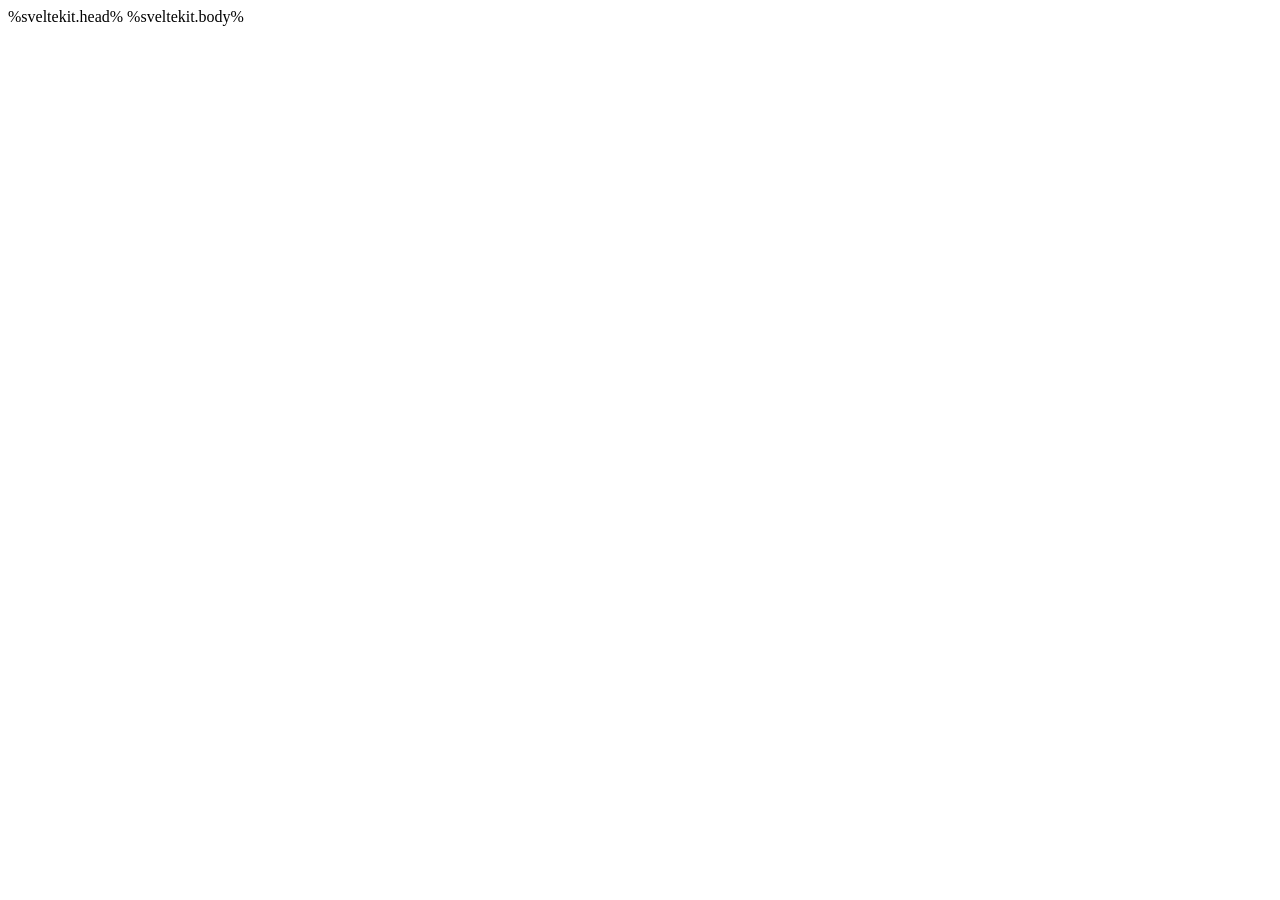
<file: src/app.html>
<!doctype html>
<html lang="en">
    <head>
        <meta charset="utf-8"/>
        <link rel="icon" href="%sveltekit.assets%/favicon.png"/>
        <meta name="viewport" content="width=device-width, initial-scale=1"/>
        <script>try {
            document.documentElement.setAttribute('data-theme', localStorage.getItem('theme'));
        } catch (e) {
        }</script>
        <!-- Google tag (gtag.js) -->
        <script async src="https://www.googletagmanager.com/gtag/js?id=G-TEVCX1J7MR"></script>
        <script>
          window.dataLayer = window.dataLayer || [];
          function gtag(){dataLayer.push(arguments);}
          gtag('js', new Date());
        
          gtag('config', 'G-TEVCX1J7MR');
        </script>
        %sveltekit.head%
    </head>
    <body data-sveltekit-preload-data="hover">
        <div style="display: contents">%sveltekit.body%</div>
    </body>
</html>
</file>
<file: css/general.css>
/*
Theme: Flatfy Theme
Author: Andrea Galanti
Bootstrap Version 
Build: 1.0
http://www.andreagalanti.it
*/

/*General */

body, html {
	height: 100%;
	width: 100%;
	overflow-x:hidden;
}

::-moz-selection{background:#1abc9c;color:white}

::selection{background:#1abc9c;color:white}

.abcen{position: absolute;bottom: 8%;}

.abcen1{position: absolute;top: 20%;}

.content-section-c {
	border-top: 1px solid #32465A;
	border-bottom: 1px solid #32465A;
	background-color: #34495e;
	padding: 90px 0;
}

.descp{
	margin: 0;
	padding: 0;
	line-height: 40px !important;
}

.glyphicon {
	margin-right: 10px;
}

.lead2 {
margin-bottom: 30px;
margin-top: 20px;
font-size: 18px;
line-height: 1.46428571;
font-weight: 300;
}

.lead3 {
margin-bottom: 0px;
margin-top: 0px;
font-size: 16px;
color: #8D8D8D;
line-height: 1.46428571;
font-weight: 300;
}

.float {
-webkit-animation-name: floatingx;
-webkit-animation-duration: 4s;
-webkit-animation-iteration-count: infinite;
-webkit-animation-timing-function: ease-in-out;
-moz-animation-name: floating;
-moz-animation-duration: 4s;
-moz-animation-iteration-count: infinite;
-moz-animation-timing-function: ease-in-out;
}

.phone-image {
max-width: 250px;
margin: auto;
}

.h1_home{
	font-size: 80px;
	font-family: arvo;
	font-weight: 300;
	letter-spacing: 6px;
}

.h3_home{font-weight: 300;}

/*own carousel */

#owl-demo .item{
  margin: 3px;
}
#owl-demo .item img{
  display: block;
  width: 100%;
  height: auto;
}

#owl-demo-1 .item{
  margin: 3px;
}
#owl-demo-1 .item img{
  display: block;
  width: 100%;
  height: auto;
}

/*magnific */
.mfp-bg {
background: #000000 !important;
opacity: 0.95 !important;
filter: alpha(opacity=95) !important;
}

.item .img-responsive {cursor:url(../img/cross.png),auto;}

/* Preloader */
#preloader {
	position: fixed;
	top:0;
	left:0;
	right:0;
	bottom:0;
	background-color:#fff; /* change if the mask should have another color then white */
	z-index:99; /* makes sure it stays on top */
}

#status {
	width:200px;
	height:200px;
	position:absolute;
	left:50%; /* centers the loading animation horizontally one the screen */
	top:50%; /* centers the loading animation vertically one the screen */
	background-image:url(../img/status.gif); /* path to your loading animation */
	background-repeat:no-repeat;
	background-position:center;
	margin:-100px 0 0 -100px; /* is width and height divided by two */
}


/* Button */ 
.mybutton_standard {
	border: 1px solid #fff;
	color: #fff;
}

.mybutton_cyano{
	border: 1px solid #4A90BE;
	color: #fff;
	background-color:#4A90BE;
}

.mybutton_cyano:hover{
	border: 1px solid #4A90BE;
	color: #4A90BE !important;
	background: rgba(204, 204, 204, 0);
}

.button_down img {
width: 50px;
	
}
.btn-primary {
	border-color: rgba(52, 73, 94, 0);
}

.tworow{margin-top: 90px;}

.social {
	font-size: 30px;
	text-decoration: none;
	list-style-type: none;
	color: #1abc9c; 
}

.social > a:hover {
	color: #1abc9c; 
}

.box-icon {
	height: 150px;
	width: 150px;
	-moz-border-radius: 35px;
	border-radius: 100%;
	padding: 47px 10px;
	background-color: #f0f1ec;
	color: #034b81;
	text-align: center;
	-webkit-transition: all 0.3s;
	-moz-transition: all 0.3s;
	transition: all 0.3s;
	margin-right: 15px;
}

.box-icon:hover {
	background-color: #1abc9c;
	color: #fff;
}

.owl-theme .owl-controls .owl-page span {
background: #1abc9c !important;
}

/* Nav */
.navbar {
	position: relative;
	min-height: 60px;
	margin-bottom: 0; 
	width: 100%;
	z-index: 999;
	border-radius: 0; 
}

.navbar-default {
	position: relative;
	min-height: 60px;
	width: 100%;
	z-index: 999;
	
}

.navbar-default .navbar-nav>li>a {
color: #ffffff;
}

.navbar-default .navbar-nav>li>a:hover {
color: #ECEBEB;
}

.navbar-default .navbar-brand {
color: #ffffff;
}
.navbar-default .navbar-brand:hover {
color: #ECEBEB;
}

.navbar-brand {
	font-family: arvo;
	letter-spacing: 3px;
	font-weight: 400 !important;
}

.lead {
	font-size: 16px;
	font-weight: 400;
}

.intro-header-2026 {
	height: 100%; /* Full PAge */
	padding-top: 50px; /* If you're making other pages, make sure there is 50px of padding to make sure the navbar doesn't overlap content! */
	padding-bottom: 50px;
	color: #f8f8f8;
	background: url(../img/intro/denver-travel.jpg) no-repeat center center;
	background-size: cover;
	text-align: center;
}

.intro-header {
	height: 100%; /* Full PAge */
	padding-top: 50px; /* If you're making other pages, make sure there is 50px of padding to make sure the navbar doesn't overlap content! */
	padding-bottom: 50px;
	color: #f8f8f8;
	background: url(../img/intro/intro5.jpg) no-repeat center center;
	background-size: cover;
	text-align: center;
}

.intro-message {
	position: relative;
	padding-top: 12%;
	padding-bottom: 20%;
}

.list-inline {
	margin-top: 30px;
}
.intro-message > h1 {
	margin: 0;
	font-size: 5em;
	font-family: "Lato", "Helvetica Neue", Helvetica, Arial, sans-serif;
	font-weight: 400;
	letter-spacing: 3px;
}

.intro-divider {
	width: 400px;
	border-top: 1px solid #f8f8f8;
	border-bottom: 1px solid rgba(0, 0, 0, 0.2);
}

.intro-message > h3 {
	margin: 0;
	font-size: 2.8em;
	font-family: "Lato", "Helvetica Neue", Helvetica, Arial, sans-serif;
	font-weight: 300;
	letter-spacing: 0px;
	margin-top: 10px;
}


.network-name {
	font-size: 14px;
	font-weight: 400;
	letter-spacing: 1.5px;
}

.content-section-a {
	background-color: #f8f8f8;
	padding: 90px 0; 
}

.content-section-b {
	border-top: 1px solid #e7e7e7;
	border-bottom: 1px solid #e7e7e7;
	padding: 90px 0; 
}

.section-heading {
	margin-bottom: 30px;
}

.section-heading-spacer {
	border-top: 3px solid #e7e7e7;
	width: 200px;
	float: left;
}

.banner {
	padding: 100px 0;
	color: #f8f8f8;
	background: url(../img/intro/banner-bg.jpg) no-repeat center center;
	background-size: cover;
}

/* Animate */
.rotate{
    -webkit-transition-duration: 0.8s;
    -moz-transition-duration: 0.8s;
    -o-transition-duration: 0.8s;
    transition-duration: 0.8s;
     
    -webkit-transition-property: -webkit-transform;
    -moz-transition-property: -moz-transform;
    -o-transition-property: -o-transform;
    transition-property: transform;
     
    overflow:hidden;
 
    }  
 
.rotate:hover  
{
    -webkit-transform:rotate(360deg);
    -moz-transform:rotate(360deg);
    -o-transform:rotate(360deg);
}  



/* Style for form modal */
.content-style-form {
	position: relative;
	text-align: left;
}

.content-style-form h2 {
	margin: 0;
	padding: 0.4em 0 0.3em;
	text-align: center;
	font-weight: 300;
	font-size: 3.5em;
}

.content-style-form form {
	padding: 10px 30px;
}

.content-style-form form p {
	margin: 0 0 5px 0;
	font-size: 0.7em;
}

.content-style-form label {
	display: block;
	padding: 10px 0 0;
	color: #34495e;
	text-transform: uppercase;
	letter-spacing: 1px;
	font-weight: bold;
}

.content-style-form input[type="text"],
.content-style-form input[type="password"] {
	padding: 10px;
	width: 100%;
	border: 2px solid #ebd3bd;
	background: transparent;
	color: #b09a86;
	font-weight: 300;
	font-size: 2.2em;
}

.content-style-form input[type="text"]:focus,
.content-style-form input[type="password"]:focus {
	border-color: #e75854;
	color: #e75854;
}

.content-style-form input:focus {
	outline: 0;
}

.content-style-form button {
	display: block;
	margin-top: 2.5em;
	padding: 1.5em;
	width: 100%;
	border: none;
	background: #e75854;
	color: #fff;
	text-transform: uppercase;
	letter-spacing: 1px;
	font-weight: 800;
	font-size: 1.25em;
}

.content-style-form .icon-close {
	top: 0;
	right: 0;
	color: #ebd3bd;
	font-size: 75%;
}

.content-style-form .icon-close:hover {
	color: #e75854;
}

.js .content-style-form-1 h2,
.js .content-style-form-1 p,
.js .content-style-form-1 .icon-close {
	opacity: 0;
	-webkit-transition: opacity 0.2s 0.35s, -webkit-transform 0.2s 0.35s;
	transition: opacity 0.2s 0.35s, transform 0.2s 0.35s;
	-webkit-transform: scale(0.85);
	transform: scale(0.85);
}

.content-style-form-1 p:first-child {
	-webkit-transition-delay: 0.4s;
	transition-delay: 0.4s;
}

.content-style-form-1 p:nth-child(2) {
	-webkit-transition-delay: 0.45s;
	transition-delay: 0.45s;
}

.content-style-form-1 p:nth-child(3) {
	-webkit-transition-delay: 0.5s;
	transition-delay: 0.5s;
}

.morph-button.open .content-style-form-1 h2,
.morph-button.open .content-style-form-1 p,
.morph-button.open .content-style-form-1 .icon-close {
	opacity: 1;
	-webkit-transform: scale(1);
	transform: scale(1);
}

.js .content-style-form-2 h2,
.js .content-style-form-2 p,
.js .content-style-form-2 .icon-close {
	opacity: 0;
	-webkit-transition: opacity 0.2s 0.3s, -webkit-transform 0.2s 0.3s;
	transition: opacity 0.2s 0.3s, transform 0.2s 0.3s;
	-webkit-transform: translateY(50px);
	transform: translateY(50px);
}

.content-style-form-2 p:first-child {
	-webkit-transition-delay: 0.35s;
	transition-delay: 0.35s;
}

.content-style-form-2 p:nth-child(2) {
	-webkit-transition-delay: 0.4s;
	transition-delay: 0.4s;
}

.content-style-form-2 p:nth-child(3) {
	-webkit-transition-delay: 0.45s;
	transition-delay: 0.45s;
}

.content-style-form-2 p:nth-child(4) {
	-webkit-transition-delay: 0.5s;
	transition-delay: 0.5s;
}

.morph-button.open .content-style-form-2 h2,
.morph-button.open .content-style-form-2 p,
.morph-button.open .content-style-form-2 .icon-close {
	opacity: 1;
	-webkit-transform: translateY(0);
	transform: translateY(0);
}

.content-style-form-4 form {
	padding: 30px;
	background: #fff;
	color: #ccb096;
	font-size: 1.5em;
	-webkit-perspective: 1000px;
	perspective: 1000px;
}

.content-style-form-4 input[type="text"] {
	border: none;
	background-color: #f0f0f0;
}

.content-style-form-4 form button {
	background: #34495e;
}

.content-style-form-4 form button:focus,
.content-style-form-4 form button:hover {
	background: #1abc9c;
}

.js .content-style-form-4 p {
	opacity: 0;
	-webkit-transition: opacity 0.3s, -webkit-transform 0.3s;
	transition: opacity 0.3s, transform 0.3s;
	-webkit-transform: rotateX(-45deg);
	transform: rotateX(-45deg);
	-webkit-transform-origin: center top;
	transform-origin: center top;
}

.morph-button.open .content-style-form-4 p {
	opacity: 1;
	-webkit-transition: opacity 0.4s 0.2s, -webkit-transform 0.4s 0.2s;
	transition: opacity 0.4s 0.2s, transform 0.4s 0.2s;
	-webkit-transform: rotateY(0deg);
	transform: rotateY(0deg);
}

.morph-button.open .content-style-form-4 p:nth-child(2) {
	-webkit-transition-delay: 0.35s;
	transition-delay: 0.35s;
}

.content-style-social {
	padding: 30px;
	text-align: left;
}

.morph-button-inflow-2 > button svg {
	display: inline-block;
	padding-right: 10px;
	width: 20px;
	height: 20px;
	vertical-align: -5%;
}

.morph-button-inflow-2 > button svg path {
	fill: #e75854;
}

.content-style-social a {
	display: block;
	padding: 0.5em 0;
	color: #67c2d4;
	vertical-align: middle;
	text-transform: uppercase;
	letter-spacing: 1px;
	font-weight: 700;
	font-size: 0.8em;
	line-height: 32px;
}

.js .content-style-social a {
	-webkit-transition: -webkit-transform 0.3s;
	transition: transform 0.3s;
	-webkit-transform: translateX(100%);
	transform: translateX(100%);
}

.content-style-social a:hover {
	color: #e75854;
}

.content-style-social a:hover svg path {
	fill: #e75854;
}

.content-style-social a svg {
	display: inline-block;
	padding-right: 10px;
	vertical-align: middle;
	-webkit-backface-visibility: hidden;
}

.morph-button-inflow.open .content-style-social a {
	-webkit-transform: translateX(0);
	transform: translateX(0);	
}

.morph-button-inflow.open .content-style-social a:nth-child(2) {
	-webkit-transition-delay: 0.05s;
	transition-delay: 0.05s;
}

.morph-button-inflow.open .content-style-social a:nth-child(3) {
	-webkit-transition-delay: 0.1s;
	transition-delay: 0.1s;
}

/* Morph Button: Default Styles */

.morph-button {
	position: relative;
	display: block;
	margin: 0 auto;
}

.morph-button > button {
	position: relative;
	padding: 0 1em;
	border: none;
	background-color: #e85657;
	color: #f9f6e5;
	text-transform: uppercase;
	letter-spacing: 1px;
	font-weight: 700;
	line-height: 80px;
	overflow: hidden;
}

.morph-button.open > button {
	pointer-events: none;
}

.morph-content {
	pointer-events: none;
}

.morph-button.open .morph-content {
	pointer-events: auto;
}

/* Common styles for overlay and modal type (fixed morph) */
.morph-button-fixed,
.morph-button-fixed .morph-content {
	width: 300px;
	height: 80px;
}

.morph-button-fixed > button {
	z-index: 1000;
	width: 100%;
	height: 100%;
	-webkit-transition: opacity 0.1s 0.5s;
	transition: opacity 0.1s 0.5s;
}

.morph-button-fixed.open > button {
	opacity: 0;
	-webkit-transition: opacity 0.1s;
	transition: opacity 0.1s;
}

.morph-button-fixed .morph-content {
	position: fixed;
	z-index: 900;
	opacity: 0;
	-webkit-transition: opacity 0.3s 0.5s, width 0.4s 0.1s, height 0.4s 0.1s, top 0.4s 0.1s, left 0.4s 0.1s, margin 0.4s 0.1s;
	transition: opacity 0.3s 0.5s, width 0.4s 0.1s, height 0.4s 0.1s, top 0.4s 0.1s, left 0.4s 0.1s, margin 0.4s 0.1s;
}

.morph-button-fixed.open .morph-content {
	opacity: 1;
}

.morph-button-fixed .morph-content > div {
	visibility: hidden;
	height: 0;
	opacity: 0;
	-webkit-transition: opacity 0.1s, visibility 0s 0.1s, height 0s 0.1s;
	transition: opacity 0.1s, visibility 0s 0.1s, height 0s 0.1s;
}

.morph-button-fixed.open .morph-content > div {
	visibility: visible;
	height: auto;
	opacity: 1;
	-webkit-transition: opacity 0.3s 0.5s;
	transition: opacity 0.3s 0.5s;
}

.morph-button-fixed.active > button {
	z-index: 2000;
}

.morph-button-fixed.active .morph-content {
	z-index: 1900;
}

/* Transitions for overlay button and sidebar button */
.morph-button-overlay .morph-content,
.morph-button-sidebar .morph-content {
	-webkit-transition: opacity 0.3s 0.5s, width 0.4s 0.1s, height 0.4s 0.1s, top 0.4s 0.1s, left 0.4s 0.1s;
	transition: opacity 0.3s 0.5s, width 0.4s 0.1s, height 0.4s 0.1s, top 0.4s 0.1s, left 0.4s 0.1s;
}

.morph-button-overlay.open .morph-content,
.morph-button-sidebar.open .morph-content {
	-webkit-transition: width 0.4s 0.1s, height 0.4s 0.1s, top 0.4s 0.1s, left 0.4s 0.1s;
	transition: width 0.4s 0.1s, height 0.4s 0.1s, top 0.4s 0.1s, left 0.4s 0.1s;	
}

/* Morph Button Style: Overlay */
.morph-button.morph-button-overlay {
	margin: 50px auto;
}

.morph-button-overlay .morph-content {
	overflow: hidden;
	background: #e85657;
}

.morph-button-overlay.open .morph-content {
	top: 0 !important;
	left: 0 !important;
	width: 100%;
	height: 100%;
}

/* Morph Button Style: Modal */
.morph-button-modal::before {
	position: fixed;
	top: 0;
	left: 0;
	z-index: 800;
	width: 100%;
	height: 100%;
	background: rgba(0,0,0,0.5);
	content: '';
	opacity: 0;
	-webkit-transition: opacity 0.5s;
	transition: opacity 0.5s;
	pointer-events: none;
}

.morph-button-modal.open::before {
	opacity: 1;
	pointer-events: auto;
}

.morph-button-modal.active::before {
	z-index: 1800;
}

.morph-button-modal .morph-content {
	overflow: hidden;
	-webkit-transition: opacity 0.3s 0.5s, width 0.4s 0.1s, height 0.4s 0.1s, top 0.4s 0.1s, left 0.4s 0.1s, margin 0.4s 0.1s;
	transition: opacity 0.3s 0.5s, width 0.4s 0.1s, height 0.4s 0.1s, top 0.4s 0.1s, left 0.4s 0.1s, margin 0.4s 0.1s;
}

.morph-button-modal.open .morph-content {
	top: 50% !important;
	left: 50% !important;
	margin: -210px 0 0 -300px;
	width: 600px;
	height: 420px;
	-webkit-transition: width 0.4s 0.1s, height 0.4s 0.1s, top 0.4s 0.1s, left 0.4s 0.1s, margin 0.4s 0.1s;
	transition: width 0.4s 0.1s, height 0.4s 0.1s, top 0.4s 0.1s, left 0.4s 0.1s, margin 0.4s 0.1s;
}

/* Colors and sizes for individual modals */
.morph-button.morph-button-modal-1 {
	float: left;
}

.morph-button.morph-button-modal-2,
.morph-button.morph-button-modal-3 {
	display: inline-block;
	margin: 10px 15px;
}

.morph-button-modal-1 > button,
.morph-button-modal-1 .morph-content {
	background-color: #553445;
}

.morph-button-modal-2 > button,
.morph-button-modal-2 .morph-content,
.morph-button-modal-3 > button,
.morph-button-modal-3 .morph-content {
	background-color: #fef0e3;
	color: #e75854;
}

.morph-button-modal-4 {
	display: inline-block;
}

.morph-button-modal-4 > button,
.morph-button-modal-4 .morph-content {
	background-color: #faf1e0;
	color: #553445;
}

.morph-button-modal-4 > button span,
.morph-button-modal-4 .morph-clone {
	padding-left: 10px;
	color: #286f81;
}

.morph-button-modal-4 .morph-clone {
	position: absolute;
	right: 34px;
	bottom: 30px;
	z-index: 100;
	letter-spacing: 1px;
	font-weight: 700;
	-webkit-transition: bottom 0.4s 0.1s, right 0.4s 0.1s;
	transition: bottom 0.4s 0.1s, right 0.4s 0.1s;
}

.morph-button-modal-4.open .morph-clone,
.no-js .morph-button-modal-4 .morph-clone {
	right: 10px;
	bottom: 10px;
}

.morph-button-modal-1::before {
	background: rgba(240,221,204,0.7);
}

.morph-button-modal-2.open .morph-content {
	margin: -210px 0 0 -170px;
	width: 340px;
	height: 420px;
}

.morph-button-modal-3.open .morph-content {
	margin: -255px 0 0 -210px;
	width: 420px;
	height: 510px;
}

.morph-button-modal-3.open .morph-content > div {
	height: 420px;
}

.morph-button-modal-2.open .morph-content > div,
.morph-button-modal-3.open .morph-content > div {
 	-webkit-transition: opacity 0.3s 0.3s;
	transition: opacity 0.3s 0.3s;
}

.morph-button-modal-4.open .morph-content {
	margin: -200px 0 0 -320px;
	width: 640px;
	height: 400px;
}

/* Morph Button Style: In the content flow */
.morph-button-inflow {
	overflow: hidden;
	max-width: 100%;
	height: 70px;
}

.morph-button-inflow > button {
	width: 100%;
	line-height: 70px;
}

.morph-button-inflow .morph-content {
	position: absolute;
	top: 0;
	left: 0;
	width: 100%;
}

.morph-button-inflow .morph-content .morph-clone {
	padding: 0;
	font-weight: 700;
	font-size: 1.5em;
	line-height: 70px;
}

/* Colors and sizes for individual in flow buttons */
.morph-button-inflow-1 {
	width: 600px;
	margin: 2em auto;
	-webkit-transition: height 0.5s cubic-bezier(0.7,0,0.3,1);
	transition: height 0.5s cubic-bezier(0.7,0,0.3,1);
}

.morph-button-inflow-1 > button span {
	visibility: hidden;
}

.morph-button-inflow-1 .morph-content .morph-clone {
	color: #FFFFFF;
	background: #1abc9c;
}

.morph-button-inflow-2 {
	position: absolute;
	top: 50%;
	left: 50%;
	width: 220px;
	background-color: #fef0e3;
	-webkit-transition: height 0.3s, width 0.3s, -webkit-transform 0.3s;
	transition: height 0.3s, width 0.3s, transform 0.3s;
	-webkit-transform: translateX(-50%) translateY(-50%);
	transform: translateX(-50%) translateY(-50%);
}

.morph-button-inflow-2 > button {
	position: absolute;
	top: 0;
	left: 0;
	width: 100%;
	height: 100%;
	background-color: transparent;
	color: #e75854;
	-webkit-transition: -webkit-transform 0.3s;
	transition: transform 0.3s;
}

.morph-button-inflow-2.open > button {
	-webkit-transform: translateX(-100%);
	transform: translateX(-100%);
}

.morph-button-inflow-2 .morph-content {
	width: 260px;
	height: 200px;
}

.morph-button-inflow-2.open {
	width: 260px;
}

/* Morph Button Style: Sidebar */
.morph-button-sidebar,
.morph-button-sidebar .morph-content {
	width: 60px;
	height: 60px;
}

.morph-button-sidebar {
	position: fixed;
	bottom: 50px;
	left: 50px;
}

.morph-button-sidebar > button {
	line-height: 60px;
	font-size: 1.6em;
	padding: 0;
}

.morph-button-sidebar .morph-content {
	background: #e85657;
}

.morph-button-sidebar.open .morph-content {
	top: 0 !important;
	left: 0 !important;
	width: 300px;
	height: 100%;
	overflow: hidden;
	-webkit-backface-visibility: hidden;
}

/* Let's add some nice easing for all cases */
.morph-button .morph-content,
.morph-button.open .morph-content,
.morph-button-modal-4 .morph-clone {
	-webkit-transition-timing-function: cubic-bezier(0.7,0,0.3,1);
	transition-timing-function: cubic-bezier(0.7,0,0.3,1);
}

/* Helper classes */
.noscroll {
	overflow: hidden;
}

.morph-button-overlay.scroll .morph-content {
	overflow-y: scroll;
}

.morph-button-sidebar.scroll .morph-content {
	overflow: auto;
}

/* No JS fallback: let's hide the button and show the content */
.no-js .morph-button > button {
	display: none;
}

.no-js .morph-button {
	margin: 10px 0;
	float: none;
}

.no-js .morph-button,
.no-js .morph-button .morph-content,
.no-js .morph-button .morph-content > div {
	position: relative;
	width: auto;
	height: auto;
	opacity: 1;
	visibility: visible;
	top: auto;
	left: auto;
	-webkit-transform: none;
	transform: none;
	pointer-events: auto;
}

.no-js .morph-button .morph-content .icon-close {
	display: none;
}

.no-js .morph-button-sidebar {
	width: 300px;
	position: fixed;
	top: 0;
	left: 0;
	margin: 0;
	height: 100%;
	background: #e85657;
	overflow: auto;
}

.no-transition {
	-webkit-transition: none !important;
	transition: none !important;
}

/* Media Queries */
/* Media queries!
-------------------------------------------------------------------------------*/

/* 960 Screens */
@media only screen and (min-width: 960px) and (max-width: 1250px) {
	
}
@media only screen and (min-width: 768px) and (max-width: 820px) {
	
}
/* Tablet */
@media only screen and (min-width: 768px) and (max-width: 959px) {
	
		h1, .h1 {
			font-size: 50px;
		}
		
		h3, .h3 {
			font-size: 20px;
		}
		
}


/* All Mobile Sizes (devices and browser) */
	@media only screen and (max-width: 767px) {
		.intro-header {
			height: 100%;
			padding-top: 50px;
			padding-bottom: 50px;
			color: #f8f8f8;
		    background-image: none; 
			background-size: cover;
			text-align: center;
			background-color: #34495e;
		}
		
		h1, .h1 {
			font-size: 50px;
		}
		
		h3, .h3 {
			font-size: 20px;
		}
		#gallery1{display:none}
		
		.button_down {display:none}
		
		
	}

/* Mobile Landscape */
@media only screen and (min-width: 480px) and (max-width: 767px) { 
	
	
	
}

/* Mobile Portrait */
@media only screen and (max-width: 479px) {
	
	
}
@media screen and (max-width: 600px) {
	.morph-button-modal.open .morph-content {
		top: 0% !important;
		left: 0% !important;
		margin: 0;
		width: 100%;
		height: 100%;
		overflow-y: scroll;
		-webkit-transition: width 0.4s 0.1s, height 0.4s 0.1s, top 0.4s 0.1s, left 0.4s 0.1s;
		transition: width 0.4s 0.1s, height 0.4s 0.1s, top 0.4s 0.1s, left 0.4s 0.1s;
	}
}

@media screen and (max-width: 400px) {
	.morph-button-fixed,
	.morph-button-fixed .morph-content {
		width: 200px;
		height: 80px;
	}

	.morph-button-fixed > button {
		font-size: 75%;
	}

	.morph-button-sidebar > button {
		font-size: 1.6em;
	}

	.morph-button-inflow .morph-content .morph-clone {
		font-size: 0.9em;
	}

	.morph-button-modal-4,
	.morph-button-modal-4 .morph-content {
		width: 220px;
		height: 120px;
	}

	.morph-button-modal-4 > button {
		font-size: 100%;
		line-height: 50px;
	}

	.morph-button-modal-4 > button span {
		display: block;
	}

	.morph-button-modal-4 .morph-clone {
		right: 83px;
		bottom: 26px;
	}

	.morph-button-sidebar,
	.morph-button-sidebar .morph-content {
		width: 100% !important;
		height: 60px !important;
	}

	.morph-button-sidebar {
		bottom: 0px;
		left: 0px;
	}

	.morph-button-sidebar.open .morph-content {
		height: 100% !important;
	}
}

@media (max-width: 1199px) {
	ul.banner-social-buttons {
		float: left;
		margin-top: 15px;
	}	
}

@media (max-width: 767px) {
	.banner h2 {
		margin: 0;
		text-shadow: 2px 2px 3px rgba(0, 0, 0, 0.6);
		font-size: 3em;
	}

	ul.banner-social-buttons > li {
		display: block;
		margin-bottom: 20px;
		padding: 0;
	}

	ul.banner-social-buttons > li:last-child {
		margin-bottom: 0;
	}	
}

footer {
	background-color: #f8f8f8;
	padding: 50px 0;
}

p.copyright {
	margin: 15px 0 0;
}

@media (max-width: 767px) {
	.intro-message {
		padding-bottom: 15%;
	}

	.intro-message > h1 {
		font-size: 3em;
	}

	ul.intro-social-buttons > li {
		display: block;
		margin-bottom: 20px;
		padding: 0;
	}

	ul.intro-social-buttons > li:last-child {
		margin-bottom: 0;
	}

	.intro-divider {
		width: 100%;
	}
}


@media screen and (max-width: 770px) {
	.mockup-left {
		float: none;
		margin: 0 auto 20px;
	}

	.mockup-right {
		
	}

	.joiner {
		display: block;
	}
}

@media screen and (max-width: 400px) {
	.mockup-content > span:nth-last-child(2) {
		width: calc(100% - 210px);
	}
}

@media screen and (max-width: 25em) {

	.codrops-icon span {
		display: none;
	}

}
</file>
<file: css/custom.css>
/* Owl Carousel Bootstrap Custom CSS */

/* Header Navigation */
nav.navbar-default {
    position: fixed;
    top: 0;
    left: 0;
    right: 0;
    z-index: 1000;
    background: rgba(250, 250, 250, 0.5);
    backdrop-filter: blur(12px);
    -webkit-backdrop-filter: blur(12px);
}

#top-nav{
	border-bottom: 1px solid #e1e6dd;
	background: #FFF;
	-webkit-transform: translateZ(0)

}
#top-nav.navbar{
	margin-bottom: 0px;

}
#top-nav.navbar .nav{
	margin: 8px 0px;
}
	
#top-nav.navbar .nav > li > a {
	padding: 6px 12px;
	margin: 0px;
	text-transform: uppercase;
	font-weight: 400;

	-webkit-transition: background-color 200ms ease;
	-moz-transition: background-color 200ms ease;
	-o-transition: background-color 200ms ease;
	transition: background-color 200ms ease;
}
#top-nav.navbar .nav > li > a.download{
	-webkit-border-radius: 3px;
	-moz-border-radius: 3px;
	border-radius: 3px;
}

#top-nav.navbar .nav > li > a.download-on{
	background-color: #ff8a3c;
	color: #ffffff;
}
#top-nav.navbar .nav > li > a.download-on:hover{
	color: #ffffff;
	background-color: #ff7920;
}
.btn-navbar span.icon-bar{
	margin-top: 0px;
}

/* Header  */

#header{
	background: #f1f1f1;
	padding: 100px 0 100px;
}
#header h1{
	color: #7fc242;
	margin-bottom: 10px;
	margin-top: 40px;
}
#header h3{
	margin-bottom: 30px;
	width: 400px;
}
#header .btn-success {
	padding: 15px 30px;
	margin-bottom: 5px;
}
#header .logo{
	display: block;
	margin-top:60px;
	float: right
}
img.arrow-down{
	margin: 0 auto;
	display: block;
}
h1{
	margin-top: 80px;
}

pre.pre-show{
	margin: 40px 0px;

}
.tab-content pre.pre-show{
	margin: 0px 0px 0px 0px;
}
.nav-tabs{
	margin-top: 20px;
	margin-bottom: 0px;
	
}
.tab-content{
	border-left: 1px solid #ddd;
	border-right: 1px solid #ddd;
	border-bottom: 1px solid #ddd;
	-webkit-border-radius: 0px 0px 4px 4px;
	-moz-border-radius: 0px 0px 4px 4px;
	border-radius: 0px 0px 4px 4px;
	
}
/* Content */
.table th, .table td {
padding: 8px 12px;
}

/* Task Type Cards */
.task-card-row {
    display: flex;
    gap: 20px;
    margin: 20px 0;
}
.task-card {
    flex: 1;
    padding: 24px 20px;
    border: 2px solid #d0d8e4;
    border-radius: 10px;
    background: #fff;
    box-shadow: 0 2px 8px rgba(44, 62, 80, 0.06);
    transition: border-color 0.25s ease, box-shadow 0.25s ease;
    cursor: default;
}
.task-card:hover {
    border-color: #4a90be;
    box-shadow: 0 4px 18px rgba(74, 144, 190, 0.18);
}
.task-card-title {
    font-size: 15px;
    font-weight: 700;
    color: #2c3e50;
    margin-top: 0;
    margin-bottom: 12px;
}
.task-card-body {
    font-size: 14px;
    color: #4a5568;
    line-height: 1.65;
    margin: 0;
}
@media (max-width: 767px) {
    .task-card-row {
        flex-direction: column;
    }
}

/* ── CFP PDF embed ───────────────────────────────────────────── */
.cfp-embed {
    width: 100%;
    border: 1px solid #e5e7eb;
    border-radius: 8px;
    overflow: hidden;
    margin-top: 2em;
}

.cfp-embed iframe {
    width: 100%;
    height: 920px;
    border: none;
    display: block;
}

.section-heading .cfp-download {
    display: inline-flex;
    align-items: center;
    margin-left: 0.4rem;
    color: #888;
    vertical-align: middle;
}
.section-heading .cfp-download:hover {
    color: #2563eb;
}

/* ── Section header (Important Dates) ────────────────────────── */
.section-header {
    margin-bottom: 32px;
}
.section-header-right {
    text-align: right;
    border-bottom: 3px solid #2c3e50;
    padding-bottom: 12px;
}
.section-header-left {
    text-align: left;
    border-bottom: 3px solid #2c3e50;
    padding-bottom: 12px;
}
.content-block {
    background: #fff;
    border-radius: 10px;
    padding: 32px 36px;
    box-shadow: 0 2px 12px rgba(44, 62, 80, 0.07);
}
.slide-in-bottom {
    animation: slideInBottom 0.5s ease both;
}
@keyframes slideInBottom {
    from { opacity: 0; transform: translateY(24px); }
    to   { opacity: 1; transform: translateY(0); }
}

/* ── Important Dates Table ───────────────────────────────────── */
.dates-table {
    width: 100%;
    max-width: 860px;
    margin: 0 auto;
    border-collapse: collapse;
    font-size: 15px;
    border-radius: 8px;
    overflow: hidden;
    box-shadow: 0 1px 6px rgba(44,62,80,0.08);
}
.dates-table thead th {
    background-color: #2c3e50;
    color: #fff;
    padding: 14px 20px;
    text-align: left;
    font-weight: 600;
    letter-spacing: 0.04em;
    text-transform: uppercase;
    font-size: 13px;
}
.dates-table thead th:last-child {
    text-align: center;
}
.dates-table tbody tr {
    border-bottom: 1px solid #e0e6ed;
    transition: background 0.15s ease;
}
.dates-table tbody tr:last-child {
    border-bottom: none;
}
.dates-table tbody tr:nth-child(even) {
    background-color: #f4f7fa;
}
.dates-table tbody tr:hover {
    background-color: #eaf2fb;
}
.dates-table tbody th,
.dates-table tbody td {
    padding: 13px 20px;
    vertical-align: middle;
}
.dates-table tbody th {
    font-weight: 500;
    color: #34495e;
}
.dates-table tbody td {
    white-space: nowrap;
    color: #2c3e50;
    font-weight: 600;
}
.dates-table tbody td:last-child {
    text-align: center;
}

/* ── Countdown badge ─────────────────────────────────────────── */
.countdown {
    display: inline-block;
    font-family: 'Courier New', Courier, monospace;
    font-size: 13px;
    font-weight: 700;
    color: #fff;
    background: #4a90be;
    border-radius: 20px;
    padding: 3px 12px;
    letter-spacing: 0.5px;
    white-space: nowrap;
    min-width: 120px;
    text-align: center;
}
.countdown.countdown-passed {
    background: #bdc3c7;
    color: #fff;
}

/* ── Procedure steps ─────────────────────────────────────────── */
.procedure-step {
    display: flex;
    align-items: flex-start;
    gap: 20px;
    padding: 20px 0;
}
.procedure-step-icon {
    flex-shrink: 0;
    width: 36px;
    height: 36px;
    border-radius: 50%;
    background: #4a90be;
    color: #fff;
    font-weight: 700;
    font-size: 16px;
    display: flex;
    align-items: center;
    justify-content: center;
    margin-top: 2px;
}
.procedure-step-body {
    flex: 1;
}
.procedure-step-title {
    font-size: 16px;
    font-weight: 700;
    color: #2c3e50;
    margin: 0 0 8px;
}
.procedure-step-desc {
    font-size: 15px;
    color: #4a5568;
    line-height: 1.65;
    margin: 0;
}
.procedure-step-desc a {
    color: #2176ae;
    font-weight: 600;
    text-decoration: underline;
    text-underline-offset: 2px;
}
.procedure-step-desc a:hover {
    color: #145a8a;
}
.procedure-divider {
    border-top: 1px solid #e8edf2;
    margin: 0;
}

/* ── Guideline panels ────────────────────────────────────────── */
.guideline-panel {
    background: #fff;
    border-radius: 10px;
    padding: 24px 28px;
    margin-bottom: 20px;
    box-shadow: 0 1px 6px rgba(44, 62, 80, 0.06);
    border: 1px solid #e8edf2;
}
.guideline-panel h4.section-heading {
    font-size: 17px;
    font-weight: 700;
    color: #2c3e50;
    border-left: 4px solid #4a90be;
    padding-left: 12px;
    margin-top: 0;
    margin-bottom: 16px;
    letter-spacing: 0.02em;
}
.guideline-panel .lead {
    margin-bottom: 12px;
}
.guideline-panel .lead:last-child,
.guideline-panel ul.lead:last-child,
.guideline-panel ol.lead:last-child {
    margin-bottom: 0;
}
.guideline-panel .sub-label {
    display: inline-block;
    background: #eaf2fb;
    color: #2c6699;
    font-weight: 700;
    font-size: 14px;
    border-radius: 4px;
    padding: 2px 8px;
    margin-bottom: 6px;
}

/* ── Formula highlight box ───────────────────────────────────── */
.formula-box {
    background: #eaf2fb;
    border-left: 4px solid #4a90be;
    border-radius: 6px;
    padding: 14px 20px;
    margin: 12px 0;
    font-size: 15px;
    font-weight: 600;
    color: #2c3e50;
    text-align: center;
}

/* ── Inline code styling ─────────────────────────────────────── */
#guidelines code {
    background: #eaf2fb;
    color: #2c6699;
    border-radius: 4px;
    padding: 2px 6px;
    font-size: 13px;
}

/* ── Organizer cards ─────────────────────────────────────────── */
.organizer-card {
    background: #fff;
    border-radius: 12px;
    padding: 24px 16px 20px;
    margin-bottom: 24px;
    box-shadow: 0 2px 10px rgba(44, 62, 80, 0.07);
    border: 1px solid #e8edf2;
    text-align: center;
    transition: transform 0.2s ease, box-shadow 0.2s ease;
}
.organizer-card:hover {
    transform: translateY(-4px);
    box-shadow: 0 8px 24px rgba(44, 62, 80, 0.13);
}
.organizer-card img {
    border-radius: 50%;
    width: 140px;
    height: 140px;
    object-fit: cover;
    margin: 0 auto 12px;
    display: block;
    border: 3px solid #e8edf2;
}
.organizer-card h4 {
    font-size: 15px;
    font-weight: 700;
    color: #2c3e50;
    margin: 0 0 8px;
}
.organizer-card h5 {
    font-size: 13px;
    font-weight: 400;
    color: #6b7c93;
    margin: 0;
    font-style: italic;
}

/* ── Sponsor cards ───────────────────────────────────────────── */
.sponsor-row {
    display: flex;
    gap: 20px;
    margin-top: 16px;
    flex-wrap: wrap;
}
.sponsor-card {
    flex: 1;
    min-width: 240px;
    background: #fff;
    border-radius: 10px;
    padding: 24px;
    box-shadow: 0 2px 8px rgba(44, 62, 80, 0.06);
    border: 1px solid #e8edf2;
    text-align: center;
    font-size: 15px;
    font-weight: 500;
    color: #2c3e50;
}

/* ── Contact section (dark background) ───────────────────────── */
.section-header-light {
    text-align: left;
    border-bottom: 3px solid rgba(255,255,255,0.35);
    padding-bottom: 12px;
    margin-bottom: 32px;
}

/* ── Scope intro card ────────────────────────────────────────── */
.scope-intro {
    background: #fff;
    border-radius: 10px;
    padding: 28px 32px;
    box-shadow: 0 2px 12px rgba(44, 62, 80, 0.07);
    border: 1px solid #e8edf2;
    margin-bottom: 28px;
}

/* ── Hero download/registration buttons ─────────────────────── */
.mybutton_standard {
    border: 2px solid #fff;
    color: #fff;
    background: transparent;
    transition: background 0.2s ease, color 0.2s ease;
}
.mybutton_standard:hover {
    background: #fff;
    color: #2c3e50 !important;
}
.mybutton_cyano:hover {
    background: #fff !important;
    color: #4A90BE !important;
    border-color: #fff !important;
}

.wrap_title{margin-bottom: 30px;}

/*  Owl */
#owl-demo .item{
	margin: 4px;
}
#owl-demo .item img{
	display: block;
	width: 100%;
	height: auto;
}
/* Footer */

#footer{
	padding: 20px 0px;
	background: #f3f3f3;
	text-align: center
}
.twitter-share-button{
	top: 4px;
	position: relative;
}

/* Demo Slides */

#owl-example .item{
	padding: 30px 0px;
	margin: 10px;
	color: #FFF;
	-webkit-border-radius: 3px;
	-moz-border-radius: 3px;
	border-radius: 3px;
	text-align: center;
}
#owl-example .item img{
	width: auto;
	margin: 0 auto;
	display: block;
}
#owl-example .item h3{
	font-size: 28px;
	font-weight: 300;
	margin: 25px 0 0;
}
#owl-example .item h4{
	margin: 5px 0 0;
	font-size: 18px;
}
.item h1{
	margin: inherit;
}

.orange{
	background: #ff8a3c;
}
.darkCyan{
	background: #42bdc2;
}
.forestGreen{
	background: #7fc242;
}
.yellow {
	background: #ffd800;
}
.dodgerBlue {
	background: #388bd1;
}
.skyBlue {
	background: #a1def8;
}
.zombieGreen {
	background: #3fbf79;
}
.violet {
	background: #db6ac5;
}
.yellowLight {
	background: #fee664;
}
.steelGray {
	background: #cad3d0;
}

/* More Demo Box */

#example-info h1,
#more h1{
	margin-top: 40px;
}
.demos-row{
	margin-top: 30px;
	margin-bottom: 30px;
}
.demo-page{
	margin-top: 0px;
	margin-bottom: 100px;
}
.demo-box{
	display: block;
	background: #f3f3f3;
	text-align: center;
	font-size: 18px;
	-webkit-border-radius: 3px;
	-moz-border-radius: 3px;
	border-radius: 3px;
}
.demo-box h3{
	padding-bottom:20px;
	margin: 0px;
	color: #869690;
}
.demo-box:hover{
	text-decoration: none;
}
.demo-wrapper{
	padding: 30px 0px 20px 0px;
	padding-left: 30px;
	padding-right: 30px;
}
.demo-slide {
	float: left;
}
.demo-slide .bg{
	background: #aebab6;
	margin-right: 1px;
	height: 100%;
}
.demo-box:hover .demo-slide .bg{
	background: #7fc242;
}
/* Images */
.demo-images .demo-slide{
	height: 40px;
	width: 33.3333333%;
}

/* Full */
.demo-full {
	padding-left: 0px;
	padding-right: 0px;
}
.demo-full .demo-slide{
	height: 40px;
	width: 25%;
}

/* Custom */
.demo-custom .demo-slide{
	height: 40px;
	width: 10%;
}
/* One */
.demo-one .demo-slide{
	height: 40px;
	width: 100%;
}

/* json */

.demo-Json .demo-slide {
	height: 40px;
	width: 20%;
}
.demo-Json-custom .demo-slide{
	height: 40px;
	width: 33.3333333%;
}
/* loading icon */

.demo-lazy .demo-slide{
	height: 40px;
	width: 33.3333333%;
}
.demo-lazy .demo-slide .bg{
background: url('../img/AjaxLoader.gif') no-repeat center center #aebab6;
}

/* Auto Height */
.demo-height .demo-slide{
	height: 40px;
	width: 100%;
}

/* Changelog  */
#changelog{
	margin-bottom: 40px;
}
#changelog .label{
	margin-bottom:10px;
}
#changelog .log{
	margin-bottom: 30px;
	padding-bottom: 30px;
	border-bottom: 1px solid #e1e6dd;
}
/* Faq */
#faq dt {
	line-height: 26px;
}
#faq dd{
	line-height: 22px;
	margin-bottom: 20px;
}



/* Responsive Stuff */


@media (max-width: 979px) {
	.navbar-fixed-top .navbar-inner, .navbar-fixed-bottom .navbar-inner {
	padding: 0px;
	}
	.navbar-fixed-top, .navbar-fixed-bottom {
	position: fixed;
	}
}
@media (max-width: 768px) {
	.navbar.navbar-fixed-top{
		position: static;
	}
	.btn.btn-navbar{
		margin: 9px 20px 9px 8px;
		padding: 10px 10px;
	}
	.nav-collapse .nav > li{
		border-top: 1px solid #e1e6dd;
		text-align: center
	}
	#header .logo{
		margin-top:40px;
		margin: 20px auto 0px;
		float: none;
		height: 150px;
	}
	#header {
		text-align: center;
		padding: 60px 0px 30px;
	}
	#header h1{
		margin: 10px 0;
	}
	#header h3{
	margin-bottom: 10px;
	width: auto;
	padding: 0px 20px;
	}
	h1 {
		font-size: 38px;
		margin: 20px 0;
	}
	h2 {
		font-size: 24px;
	}
	h3 {
		font-size: 20px;
	}
	h4 {
		font-size: 16px;
	}
	h5 {
		font-size: 13px;
	}
	h6 {
		font-size: 12px;
	}

}


@media (max-width: 480px) {
	.navbar-fixed-top, .navbar-fixed-bottom {
	position: static;
	}
	#header {
		text-align: center;
		padding: 20px 0px 20px;
	}
	#header .logo{
		margin-top:0px;
	}

}

/*
NO MORE TABLES!! ;)
*/
@media (max-width: 767px) {

	.hp-table table, .hp-table thead, .hp-table .hp-table tbody, .hp-table th, .hp-table td, .hp-table tr { 
		display: block; 
	}
	.hp-table thead tr { 
		display: none;
	}
	.hp-table tr { border: 0px solid #ccc; margin-bottom: 10px; }
	
	.hp-table td:before { 
		top: 6px;
		left: 6px;
		width: 45%; 
		padding-right: 10px; 
		white-space: nowrap;
	}

	.hp-table td:nth-of-type(2):before { 
		content: "Default:";
		font-weight: bold;
	}
	.hp-table td:nth-of-type(3):before { 
		content: "Type:";
		font-weight: bold;
	}
	.hp-table td:nth-of-type(4):before { 
		content: "Description:";
		font-weight: bold;
	}
}
</file>
<file: css/style.css>
/*
Theme: Flatfy Theme
Author: Andrea Galanti
Bootstrap Version 
Build: 1.0
http://www.andreagalanti.it
*/

@font-face {
  font-family: 'Lato';
  src: url('../fonts/lato/lato-black.eot');
  src: url('../fonts/lato/lato-black.eot?#iefix') format('embedded-opentype'), url('../fonts/lato/lato-black.woff') format('woff'), url('../fonts/lato/lato-black.ttf') format('truetype'), url('../fonts/lato/lato-black.svg#latoblack') format('svg');
  font-weight: 900;
  font-style: normal;
}
@font-face {
  font-family: 'Lato';
  src: url('../fonts/lato/lato-bold.eot');
  src: url('../fonts/lato/lato-bold.eot?#iefix') format('embedded-opentype'), url('../fonts/lato/lato-bold.woff') format('woff'), url('../fonts/lato/lato-bold.ttf') format('truetype'), url('../fonts/lato/lato-bold.svg#latobold') format('svg');
  font-weight: bold;
  font-style: normal;
}
@font-face {
  font-family: 'Lato';
  src: url('../fonts/lato/lato-bolditalic.eot');
  src: url('../fonts/lato/lato-bolditalic.eot?#iefix') format('embedded-opentype'), url('../fonts/lato/lato-bolditalic.woff') format('woff'), url('../fonts/lato/lato-bolditalic.ttf') format('truetype'), url('../fonts/lato/lato-bolditalic.svg#latobold-italic') format('svg');
  font-weight: bold;
  font-style: italic;
}
@font-face {
  font-family: 'Lato';
  src: url('../fonts/lato/lato-italic.eot');
  src: url('../fonts/lato/lato-italic.eot?#iefix') format('embedded-opentype'), url('../fonts/lato/lato-italic.woff') format('woff'), url('../fonts/lato/lato-italic.ttf') format('truetype'), url('../fonts/lato/lato-italic.svg#latoitalic') format('svg');
  font-weight: normal;
  font-style: italic;
}
@font-face {
  font-family: 'Lato';
  src: url('../fonts/lato/lato-light.eot');
  src: url('../fonts/lato/lato-light.eot?#iefix') format('embedded-opentype'), url('../fonts/lato/lato-light.woff') format('woff'), url('../fonts/lato/lato-light.ttf') format('truetype'), url('../fonts/lato/lato-light.svg#latolight') format('svg');
  font-weight: 300;
  font-style: normal;
}
@font-face {
  font-family: 'Lato';
  src: url('../fonts/lato/lato-regular.eot');
  src: url('../fonts/lato/lato-regular.eot?#iefix') format('embedded-opentype'), url('../fonts/lato/lato-regular.woff') format('woff'), url('../fonts/lato/lato-regular.ttf') format('truetype'), url('../fonts/lato/lato-regular.svg#latoregular') format('svg');
  font-weight: normal;
  font-style: normal;
}
@font-face {
  font-family: "Flat-UI-Icons";
  src: url('../fonts/flat-ui-icons-regular.eot');
  src: url('../fonts/flat-ui-icons-regular.eot?#iefix') format('embedded-opentype'), url('../fonts/flat-ui-icons-regular.woff') format('woff'), url('../fonts/flat-ui-icons-regular.ttf') format('truetype'), url('../fonts/flat-ui-icons-regular.svg#flat-ui-icons-regular') format('svg');
  font-weight: normal;
  font-style: normal;
}

/* Use the following CSS code if you want to use data attributes for inserting your icons */
[data-icon]:before {
  font-family: 'Flat-UI-Icons';
  content: attr(data-icon);
  speak: none;
  font-weight: normal;
  font-variant: normal;
  text-transform: none;
  -webkit-font-smoothing: antialiased;
  -moz-osx-font-smoothing: grayscale;
}
/* Use the following CSS code if you want to have a class per icon */
/*
Instead of a list of all class selectors,
you can use the generic selector below, but it's slower:
[class*="fui-"] {
*/
.fui-arrow-right,
.fui-arrow-left,
.fui-cmd,
.fui-check-inverted,
.fui-heart,
.fui-location,
.fui-plus,
.fui-check,
.fui-cross,
.fui-list,
.fui-new,
.fui-video,
.fui-photo,
.fui-volume,
.fui-time,
.fui-eye,
.fui-chat,
.fui-search,
.fui-user,
.fui-mail,
.fui-lock,
.fui-gear,
.fui-radio-unchecked,
.fui-radio-checked,
.fui-checkbox-unchecked,
.fui-checkbox-checked,
.fui-calendar-solid,
.fui-pause,
.fui-play,
.fui-check-inverted-2 {
  display: inline-block;
  font-family: 'Flat-UI-Icons';
  speak: none;
  font-style: normal;
  font-weight: normal;
  font-variant: normal;
  text-transform: none;
  -webkit-font-smoothing: antialiased;
  -moz-osx-font-smoothing: grayscale;
}
.fui-arrow-right:before {
  content: "\e02c";
}
.fui-arrow-left:before {
  content: "\e02d";
}
.fui-cmd:before {
  content: "\e02f";
}
.fui-check-inverted:before {
  content: "\e006";
}
.fui-heart:before {
  content: "\e007";
}
.fui-location:before {
  content: "\e008";
}
.fui-plus:before {
  content: "\e009";
}
.fui-check:before {
  content: "\e00a";
}
.fui-cross:before {
  content: "\e00b";
}
.fui-list:before {
  content: "\e00c";
}
.fui-new:before {
  content: "\e00d";
}
.fui-video:before {
  content: "\e00e";
}
.fui-photo:before {
  content: "\e00f";
}
.fui-volume:before {
  content: "\e010";
}
.fui-time:before {
  content: "\e011";
}
.fui-eye:before {
  content: "\e012";
}
.fui-chat:before {
  content: "\e013";
}
.fui-search:before {
  content: "\e01c";
}
.fui-user:before {
  content: "\e01d";
}
.fui-mail:before {
  content: "\e01e";
}
.fui-lock:before {
  content: "\e01f";
}
.fui-gear:before {
  content: "\e024";
}
.fui-radio-unchecked:before {
  content: "\e02b";
}
.fui-radio-checked:before {
  content: "\e032";
}
.fui-checkbox-unchecked:before {
  content: "\e033";
}
.fui-checkbox-checked:before {
  content: "\e034";
}
.fui-calendar-solid:before {
  content: "\e022";
}
.fui-pause:before {
  content: "\e03b";
}
.fui-play:before {
  content: "\e03c";
}
.fui-check-inverted-2:before {
  content: "\e000";
}
.dropdown-arrow-inverse {
  border-bottom-color: #34495e !important;
  border-top-color: #34495e !important;
}
body {
	height: 100%;
	width: 100%;
  font-family: "Lato", Helvetica, Arial, sans-serif;
  font-size: 16px;
  line-height: 1.72222;
  color: #34495e;
  background-color: #ffffff;
}
a {
  color: #34495e;
  text-decoration: none;
  -webkit-transition: 0.25s;
  transition: 0.25s;
}
a:hover,
a:focus {
  color: #34495e;
  text-decoration: none;
}
a:focus {
  outline: none;
}
.img-rounded {
  border-radius: 6px;
}
.img-thumbnail {
  padding: 4px;
  line-height: 1.72222;
  background-color: #ffffff;
  border: 2px solid #bdc3c7;
  border-radius: 6px;
  -webkit-transition: all 0.25s ease-in-out;
  transition: all 0.25s ease-in-out;
  display: inline-block;
  max-width: 100%;
  height: auto;
}
.img-comment {
  font-size: 15px;
  line-height: 1.2;
  font-style: italic;
  margin: 24px 0;
}
h1,
h2,
h3,
h4,
h5,
h6,
.h1,
.h2,
.h3,
.h4,
.h5,
.h6 {
  font-family: inherit;
  font-weight: 700;
  line-height: 1.1;
  color: inherit;
}
h1 small,
h2 small,
h3 small,
h4 small,
h5 small,
h6 small,
.h1 small,
.h2 small,
.h3 small,
.h4 small,
.h5 small,
.h6 small {
  color: #e7e9ec;
}
h1,
h2,
h3 {
  margin-top: 30px;
  margin-bottom: 5px;
}
h4,
h5,
h6 {
  margin-top: 15px;
  margin-bottom: 15px;
}
h6 {
  font-weight: normal;
}
h1,
.h1 {
  font-size: 80px;
}
h2,
.h2 {
  font-size: 63px;
}
h3,
.h3 {
  font-size: 30px;
}
h4,
.h4 {
  font-size: 20px;
}
p {
  font-size: 16px;
  line-height: 1.72222;
  margin: 0 0 15px;
}
li{list-style-type:disc}
.white {color:white}
.hidden { visibility: hidden;}
.lead {
  margin-bottom: 30px;
  margin-top: 20px;
  font-size: 20px;
  line-height: 1.46428571;
  font-weight: 300;
}
@media (min-width: 768px) {
  .lead {
	
  }
}
small,
.small {
  font-size: 83%;
  line-height: 2.067;
}
.text-muted {
  color: #bdc3c7;
}
.text-inverse {
  color: #ffffff;
}
.text-primary {
  color: #1abc9c;
}
a.text-primary:hover {
  color: #15967d;
}
.text-warning {
  color: #f1c40f;
}
a.text-warning:hover {
  color: #c19d0c;
}
.text-danger {
  color: #e74c3c;
}
a.text-danger:hover {
  color: #b93d30;
}
.text-success {
  color: #2ecc71;
}
a.text-success:hover {
  color: #25a35a;
}
.text-info {
  color: #3498db;
}
a.text-info:hover {
  color: #2a7aaf;
}
.bg-primary {
  color: #ffffff;
  background-color: #34495e;
}
a.bg-primary:hover {
  background-color: #222f3d;
}
.bg-success {
  background-color: #dff0d8;
}
a.bg-success:hover {
  background-color: #c1e2b3;
}
.bg-info {
  background-color: #d9edf7;
}
a.bg-info:hover {
  background-color: #afd9ee;
}
.bg-warning {
  background-color: #fcf8e3;
}
a.bg-warning:hover {
  background-color: #f7ecb5;
}
.bg-danger {
  background-color: #f2dede;
}
a.bg-danger:hover {
  background-color: #e4b9b9;
}
.page-header {
  padding-bottom: 14px;
  margin: 60px 0 30px;
  border-bottom: 1px solid #e7e9ec;
}
ul,
ol {
  margin-bottom: 15px;
}
dl {
  margin-bottom: 30px;
}
dt,
dd {
  line-height: 1.72222;
}
@media (min-width: 768px) {
  .dl-horizontal dt {
    width: 160px;
  }
  .dl-horizontal dd {
    margin-left: 180px;
  }
}
abbr[title],
abbr[data-original-title] {
  border-bottom: 1px dotted #bdc3c7;
}
blockquote {
  border-left: 3px solid #e7e9ec;
  padding: 0 0 0 16px;
  margin: 0 0 30px;
}
blockquote p {
  font-size: 20px;
  line-height: 1.55;
  font-weight: normal;
  margin-bottom: .4em;
}
blockquote small,
blockquote .small {
  font-size: 18px;
  line-height: 1.72222;
  font-style: italic;
  color: inherit;
}
blockquote small:before,
blockquote .small:before {
  content: "";
}
blockquote.pull-right {
  padding-right: 16px;
  padding-left: 0;
  border-right: 3px solid #e7e9ec;
  border-left: 0;
}
blockquote.pull-right small:after {
  content: "";
}
address {
  margin-bottom: 30px;
  line-height: 1.72222;
}
code,
kbd,
pre,
samp {
  font-family: Monaco, Menlo, Consolas, "Courier New", monospace;
}
code {
  padding: 2px 6px;
  font-size: 85%;
  color: #c7254e;
  background-color: #f9f2f4;
  border-radius: 4px;
}
kbd {
  padding: 2px 6px;
  font-size: 85%;
  color: #ffffff;
  background-color: #34495e;
  border-radius: 4px;
  box-shadow: none;
}
pre {
  padding: 8px;
  margin: 0 0 15px;
  font-size: 13px;
  line-height: 1.72222;
  color: inherit;
  background-color: #ffffff;
  border: 2px solid #e7e9ec;
  border-radius: 6px;
  white-space: pre;
}
.pre-scrollable {
  max-height: 340px;
}
.thumbnail {
  display: block;
  padding: 4px;
  margin-bottom: 5px;
  line-height: 1.72222;
  background-color: #ffffff;
  border: 2px solid #bdc3c7;
  border-radius: 6px;
  -webkit-transition: all 0.25s ease-in-out;
  transition: all 0.25s ease-in-out;
}
.thumbnail > img,
.thumbnail a > img {
  display: block;
  max-width: 100%;
  height: auto;
  margin-left: auto;
  margin-right: auto;
}
a.thumbnail:hover,
a.thumbnail:focus,
a.thumbnail.active {
  border-color: #16a085;
}
.thumbnail .caption {
  padding: 9px;
  color: #34495e;
}
.btn {

  font-size: 15px;
  font-weight: normal;
  line-height: 1.4;
  border-radius: 4px;
  padding: 10px 15px;
  -webkit-font-smoothing: subpixel-antialiased;
  -webkit-transition: border .25s linear, color .25s linear, background-color .25s linear;
  transition: border .25s linear, color .25s linear, background-color .25s linear;
}
.btn:hover,
.btn:focus {
  outline: none;
  color: #ffffff;
}
.btn:active,
.btn.active {
  outline: none;
  -webkit-box-shadow: none;
  box-shadow: none;
}
.btn.disabled,
.btn[disabled],
fieldset[disabled] .btn {
  background-color: #bdc3c7;
  color: rgba(255, 255, 255, 0.75);
  opacity: 0.7;
  filter: alpha(opacity=70);
}
.btn > [class^="fui-"] {
  margin: 0 1px;
  position: relative;
  line-height: 1;
  top: 1px;
}
.btn-xs.btn > [class^="fui-"] {
  font-size: 11px;
  top: 0;
}
.btn-hg.btn > [class^="fui-"] {
  top: 2px;
}
.btn-default {
  color: #ffffff;
  background-color: #bdc3c7;
}
.btn-default:hover,
.btn-default:focus,
.btn-default:active,
.btn-default.active,
.open .dropdown-toggle.btn-default {
  color: #ffffff;
  background-color: #cacfd2;
  border-color: #cacfd2;
}
.btn-default:active,
.btn-default.active,
.open .dropdown-toggle.btn-default {
  background: #a1a6a9;
  border-color: #a1a6a9;
}
.btn-default.disabled,
.btn-default[disabled],
fieldset[disabled] .btn-default,
.btn-default.disabled:hover,
.btn-default[disabled]:hover,
fieldset[disabled] .btn-default:hover,
.btn-default.disabled:focus,
.btn-default[disabled]:focus,
fieldset[disabled] .btn-default:focus,
.btn-default.disabled:active,
.btn-default[disabled]:active,
fieldset[disabled] .btn-default:active,
.btn-default.disabled.active,
.btn-default[disabled].active,
fieldset[disabled] .btn-default.active {
  background-color: #bdc3c7;
  border-color: #bdc3c7;
}
.btn-primary {
  color: #ffffff;
  background-color: #1abc9c;
}
.btn-primary:hover,
.btn-primary:focus,
.btn-primary:active,
.btn-primary.active,
.open .dropdown-toggle.btn-primary {
  color: #ffffff;
  background-color: #48c9b0;
  border-color: #48c9b0;
}
.btn-primary:active,
.btn-primary.active,
.open .dropdown-toggle.btn-primary {
  background: #16a085;
  border-color: #16a085;
}
.btn-primary.disabled,
.btn-primary[disabled],
fieldset[disabled] .btn-primary,
.btn-primary.disabled:hover,
.btn-primary[disabled]:hover,
fieldset[disabled] .btn-primary:hover,
.btn-primary.disabled:focus,
.btn-primary[disabled]:focus,
fieldset[disabled] .btn-primary:focus,
.btn-primary.disabled:active,
.btn-primary[disabled]:active,
fieldset[disabled] .btn-primary:active,
.btn-primary.disabled.active,
.btn-primary[disabled].active,
fieldset[disabled] .btn-primary.active {
  background-color: #1abc9c;
  border-color: #1abc9c;
}
.btn-info {
  color: #ffffff;
  background-color: #3498db;
}
.btn-info:hover,
.btn-info:focus,
.btn-info:active,
.btn-info.active,
.open .dropdown-toggle.btn-info {
  color: #ffffff;
  background-color: #5dade2;
  border-color: #5dade2;
}
.btn-info:active,
.btn-info.active,
.open .dropdown-toggle.btn-info {
  background: #2c81ba;
  border-color: #2c81ba;
}
.btn-info.disabled,
.btn-info[disabled],
fieldset[disabled] .btn-info,
.btn-info.disabled:hover,
.btn-info[disabled]:hover,
fieldset[disabled] .btn-info:hover,
.btn-info.disabled:focus,
.btn-info[disabled]:focus,
fieldset[disabled] .btn-info:focus,
.btn-info.disabled:active,
.btn-info[disabled]:active,
fieldset[disabled] .btn-info:active,
.btn-info.disabled.active,
.btn-info[disabled].active,
fieldset[disabled] .btn-info.active {
  background-color: #3498db;
  border-color: #3498db;
}
.btn-danger {
  color: #ffffff;
  background-color: #e74c3c;
}
.btn-danger:hover,
.btn-danger:focus,
.btn-danger:active,
.btn-danger.active,
.open .dropdown-toggle.btn-danger {
  color: #ffffff;
  background-color: #ec7063;
  border-color: #ec7063;
}
.btn-danger:active,
.btn-danger.active,
.open .dropdown-toggle.btn-danger {
  background: #c44133;
  border-color: #c44133;
}
.btn-danger.disabled,
.btn-danger[disabled],
fieldset[disabled] .btn-danger,
.btn-danger.disabled:hover,
.btn-danger[disabled]:hover,
fieldset[disabled] .btn-danger:hover,
.btn-danger.disabled:focus,
.btn-danger[disabled]:focus,
fieldset[disabled] .btn-danger:focus,
.btn-danger.disabled:active,
.btn-danger[disabled]:active,
fieldset[disabled] .btn-danger:active,
.btn-danger.disabled.active,
.btn-danger[disabled].active,
fieldset[disabled] .btn-danger.active {
  background-color: #e74c3c;
  border-color: #e74c3c;
}
.btn-success {
  color: #ffffff;
  background-color: #2ecc71;
}
.btn-success:hover,
.btn-success:focus,
.btn-success:active,
.btn-success.active,
.open .dropdown-toggle.btn-success {
  color: #ffffff;
  background-color: #58d68d;
  border-color: #58d68d;
}
.btn-success:active,
.btn-success.active,
.open .dropdown-toggle.btn-success {
  background: #27ad60;
  border-color: #27ad60;
}
.btn-success.disabled,
.btn-success[disabled],
fieldset[disabled] .btn-success,
.btn-success.disabled:hover,
.btn-success[disabled]:hover,
fieldset[disabled] .btn-success:hover,
.btn-success.disabled:focus,
.btn-success[disabled]:focus,
fieldset[disabled] .btn-success:focus,
.btn-success.disabled:active,
.btn-success[disabled]:active,
fieldset[disabled] .btn-success:active,
.btn-success.disabled.active,
.btn-success[disabled].active,
fieldset[disabled] .btn-success.active {
  background-color: #2ecc71;
  border-color: #2ecc71;
}
.btn-warning {
  color: #ffffff;
  background-color: #f1c40f;
}
.btn-warning:hover,
.btn-warning:focus,
.btn-warning:active,
.btn-warning.active,
.open .dropdown-toggle.btn-warning {
  color: #ffffff;
  background-color: #f5d313;
  border-color: #f5d313;
}
.btn-warning:active,
.btn-warning.active,
.open .dropdown-toggle.btn-warning {
  background: #cda70d;
  border-color: #cda70d;
}
.btn-warning.disabled,
.btn-warning[disabled],
fieldset[disabled] .btn-warning,
.btn-warning.disabled:hover,
.btn-warning[disabled]:hover,
fieldset[disabled] .btn-warning:hover,
.btn-warning.disabled:focus,
.btn-warning[disabled]:focus,
fieldset[disabled] .btn-warning:focus,
.btn-warning.disabled:active,
.btn-warning[disabled]:active,
fieldset[disabled] .btn-warning:active,
.btn-warning.disabled.active,
.btn-warning[disabled].active,
fieldset[disabled] .btn-warning.active {
  background-color: #f1c40f;
  border-color: #f1c40f;
}
.btn-inverse {
  color: #ffffff;
  background-color: #34495e;
}
.btn-inverse:hover,
.btn-inverse:focus,
.btn-inverse:active,
.btn-inverse.active,
.open .dropdown-toggle.btn-inverse {
  color: #ffffff;
  background-color: #415b76;
  border-color: #415b76;
}
.btn-inverse:active,
.btn-inverse.active,
.open .dropdown-toggle.btn-inverse {
  background: #34495e;
  border-color: #34495e;
}
.btn-inverse.disabled,
.btn-inverse[disabled],
fieldset[disabled] .btn-inverse,
.btn-inverse.disabled:hover,
.btn-inverse[disabled]:hover,
fieldset[disabled] .btn-inverse:hover,
.btn-inverse.disabled:focus,
.btn-inverse[disabled]:focus,
fieldset[disabled] .btn-inverse:focus,
.btn-inverse.disabled:active,
.btn-inverse[disabled]:active,
fieldset[disabled] .btn-inverse:active,
.btn-inverse.disabled.active,
.btn-inverse[disabled].active,
fieldset[disabled] .btn-inverse.active {
  background-color: #34495e;
  border-color: #34495e;
}
.btn-embossed {
  -webkit-box-shadow: inset 0 -2px 0 rgba(0, 0, 0, 0.15);
  box-shadow: inset 0 -2px 0 rgba(0, 0, 0, 0.15);
}
.btn-embossed.active,
.btn-embossed:active {
  -webkit-box-shadow: inset 0 2px 0 rgba(0, 0, 0, 0.15);
  box-shadow: inset 0 2px 0 rgba(0, 0, 0, 0.15);
}
.btn-wide {
  min-width: 140px;
  padding-left: 30px;
  padding-right: 30px;
}
.btn-link {
  color: #16a085;
}
.btn-link:hover,
.btn-link:focus {
  color: #1abc9c;
  text-decoration: underline;
  background-color: transparent;
}
.btn-link[disabled]:hover,
fieldset[disabled] .btn-link:hover,
.btn-link[disabled]:focus,
fieldset[disabled] .btn-link:focus {
  color: #bdc3c7;
  text-decoration: none;
}
.btn-hg {
  padding: 13px 20px;
  font-size: 22px;
  line-height: 1.227;
  border-radius: 6px;
}
.btn-lg {
  padding: 10px 19px;
  font-size: 17px;
  line-height: 1.471;
  border-radius: 6px;
}
.btn-sm {
  padding: 9px 13px;
  font-size: 13px;
  line-height: 1.385;
  border-radius: 4px;
}
.btn-xs {
  padding: 6px 9px;
  font-size: 12px;
  line-height: 1.083;
  border-radius: 3px;
}
.btn-tip {
  font-weight: 300;
  padding-left: 10px;
  font-size: 92%;
}
.btn-block {
  white-space: normal;
}
.btn-default .caret {
  border-top-color: #ffffff;
}
.btn-primary .caret,
.btn-success .caret,
.btn-warning .caret,
.btn-danger .caret,
.btn-info .caret {
  border-top-color: #ffffff;
}
.dropup .btn-default .caret {
  border-bottom-color: #ffffff;
}
.dropup .btn-primary .caret,
.dropup .btn-success .caret,
.dropup .btn-warning .caret,
.dropup .btn-danger .caret,
.dropup .btn-info .caret {
  border-bottom-color: #ffffff;
}
.btn-group-xs > .btn {
  padding: 6px 9px;
  font-size: 12px;
  line-height: 1.083;
  border-radius: 3px;
}
.btn-group-sm > .btn {
  padding: 9px 13px;
  font-size: 13px;
  line-height: 1.385;
  border-radius: 4px;
}
.btn-group-lg > .btn {
  padding: 10px 19px;
  font-size: 17px;
  line-height: 1.471;
  border-radius: 6px;
}
.btn-group-gh > .btn {
  padding: 13px 20px;
  font-size: 22px;
  line-height: 1.227;
  border-radius: 6px;
}
.btn-group > .btn + .btn {
  margin-left: 0;
}
.btn-group > .btn + .dropdown-toggle {
  border-left: 2px solid rgba(52, 73, 94, 0.15);
  padding-left: 12px;
  padding-right: 12px;
}
.btn-group > .btn + .dropdown-toggle .caret {
  margin-left: 3px;
  margin-right: 3px;
}
.btn-group > .btn.btn-gh + .dropdown-toggle .caret {
  margin-left: 7px;
  margin-right: 7px;
}
.btn-group > .btn.btn-sm + .dropdown-toggle .caret {
  margin-left: 0;
  margin-right: 0;
}
.dropdown-toggle .caret {
  margin-left: 8px;
}
.btn-group > .btn,
.btn-group > .dropdown-menu,
.btn-group > .popover {
  font-weight: 400;
}
.btn-group:focus .dropdown-toggle {
  outline: none;
  -webkit-transition: 0.25s;
  transition: 0.25s;
}
.btn-group.open .dropdown-toggle {
  color: rgba(255, 255, 255, 0.75);
  -webkit-box-shadow: none;
  box-shadow: none;
}
.btn-toolbar .btn.active {
  color: #ffffff;
}
.btn-toolbar .btn > [class^="fui-"] {
  font-size: 16px;
  margin: 0 1px;
}
.caret {
  border-width: 8px 6px;
  border-bottom-color: #34495e;
  border-top-color: #34495e;
  border-style: solid;
  border-bottom-style: none;
  -webkit-transition: 0.25s;
  transition: 0.25s;
  -webkit-transform: scale(1.001);
  -ms-transform: scale(1.001);
  transform: scale(1.001);
}
.dropup .caret,
.dropup .btn-lg .caret,
.navbar-fixed-bottom .dropdown .caret {
  border-bottom-width: 8px;
}
.btn-lg .caret {
  border-top-width: 8px;
  border-right-width: 6px;
  border-left-width: 6px;
}
.select {
  display: inline-block;
  margin-bottom: 10px;
}
[class*="span"] > .select[class*="span"] {
  margin-left: 0;
}
.select[class*="span"] .btn {
  width: 100%;
}
.select.select-block {
  display: block;
  float: none;
  margin-left: 0;
  width: auto;
}
.select.select-block:before,
.select.select-block:after {
  content: " ";
  /* 1 */

  display: table;
  /* 2 */

}
.select.select-block:after {
  clear: both;
}
.select.select-block .btn {
  width: 100%;
}
.select.select-block .dropdown-menu {
  width: 100%;
}
.select .btn {
  width: 220px;
}
.select .btn.btn-hg .filter-option {
  left: 20px;
  right: 40px;
  top: 13px;
}
.select .btn.btn-hg .caret {
  right: 20px;
}
.select .btn.btn-lg .filter-option {
  left: 18px;
  right: 38px;
}
.select .btn.btn-sm .filter-option {
  left: 13px;
  right: 33px;
}
.select .btn.btn-sm .caret {
  right: 13px;
}
.select .btn.btn-xs .filter-option {
  left: 13px;
  right: 33px;
  top: 5px;
}
.select .btn.btn-xs .caret {
  right: 13px;
}
.select .btn .filter-option {
  height: 26px;
  left: 13px;
  overflow: hidden;
  position: absolute;
  right: 33px;
  text-align: left;
  top: 10px;
}
.select .btn .caret {
  position: absolute;
  right: 16px;
  top: 50%;
  margin-top: -3px;
}
.select .btn .dropdown-toggle {
  border-radius: 6px;
}
.select .btn .dropdown-menu {
  min-width: 100%;
}
.select .btn .dropdown-menu dt {
  cursor: default;
  display: block;
  padding: 3px 20px;
}
.select .btn .dropdown-menu li:not(.disabled) > a:hover small {
  color: rgba(255, 255, 255, 0.004);
}
.select .btn .dropdown-menu li > a {
  min-height: 20px;
}
.select .btn .dropdown-menu li > a.opt {
  padding-left: 35px;
}
.select .btn .dropdown-menu li small {
  padding-left: .5em;
}
.select .btn .dropdown-menu li > dt small {
  font-weight: normal;
}
.select .btn > .disabled,
.select .btn .dropdown-menu li.disabled > a {
  cursor: default;
}
.select .caret {
  border-bottom-color: #ffffff;
  border-top-color: #ffffff;
}
legend {
  display: block;
  width: 100%;
  padding: 0;
  margin-bottom: 15px;
  font-size: 24px;
  line-height: inherit;
  color: inherit;
  border-bottom: none;
}
textarea {
  font-size: 20px;
  line-height: 24px;
  padding: 5px 11px;
}
input[type="search"] {
  -webkit-appearance: none !important;
}
label {
  font-weight: normal;
  font-size: 15px;
  line-height: 2.4;
}
.form-control:-moz-placeholder {
  color: #b2bcc5;
}
.form-control::-moz-placeholder {
  color: #b2bcc5;
  opacity: 1;
}
.form-control:-ms-input-placeholder {
  color: #b2bcc5;
}
.form-control::-webkit-input-placeholder {
  color: #b2bcc5;
}
.form-control.placeholder {
  color: #b2bcc5;
}
.form-control {
  border: 2px solid #bdc3c7;
  color: #34495e;
  font-family: "Lato", Helvetica, Arial, sans-serif;
  font-size: 15px;
  line-height: 1.467;
  padding: 8px 12px;
  height: 42px;
  -webkit-appearance: none;
  border-radius: 6px;
  -webkit-box-shadow: none;
  box-shadow: none;
  -webkit-transition: border .25s linear, color .25s linear, background-color .25s linear;
  transition: border .25s linear, color .25s linear, background-color .25s linear;
}
.form-group.focus .form-control,
.form-control:focus {
  border-color: #1abc9c;
  outline: 0;
  -webkit-box-shadow: none;
  box-shadow: none;
}
.form-control[disabled],
.form-control[readonly],
fieldset[disabled] .form-control {
  background-color: #f4f6f6;
  border-color: #d5dbdb;
  color: #d5dbdb;
  cursor: default;
  opacity: 0.7;
  filter: alpha(opacity=70);
}
.form-control.flat {
  border-color: transparent;
}
.form-control.flat:hover {
  border-color: #bdc3c7;
}
.form-control.flat:focus {
  border-color: #1abc9c;
}
.input-sm {
  height: 35px;
  padding: 6px 10px;
  font-size: 13px;
  line-height: 1.462;
  border-radius: 6px;
}
select.input-sm {
  height: 35px;
  line-height: 35px;
}
textarea.input-sm,
select[multiple].input-sm {
  height: auto;
}
.input-lg {
  height: 45px;
  padding: 10px 15px;
  font-size: 17px;
  line-height: 1.235;
  border-radius: 6px;
}
select.input-lg {
  height: 45px;
  line-height: 45px;
}
textarea.input-lg,
select[multiple].input-lg {
  height: auto;
}
.input-hg {
  height: 53px;
  padding: 10px 16px;
  font-size: 22px;
  line-height: 1.318;
  border-radius: 6px;
}
select.input-hg {
  height: 53px;
  line-height: 53px;
}
textarea.input-hg,
select[multiple].input-hg {
  height: auto;
}
.has-warning .help-block,
.has-warning .control-label,
.has-warning .radio,
.has-warning .checkbox,
.has-warning .radio-inline,
.has-warning .checkbox-inline {
  color: #f1c40f;
}
.has-warning .form-control {
  color: #f1c40f;
  border-color: #f1c40f;
  -webkit-box-shadow: none;
  box-shadow: none;
}
.has-warning .form-control:-moz-placeholder {
  color: #f1c40f;
}
.has-warning .form-control::-moz-placeholder {
  color: #f1c40f;
  opacity: 1;
}
.has-warning .form-control:-ms-input-placeholder {
  color: #f1c40f;
}
.has-warning .form-control::-webkit-input-placeholder {
  color: #f1c40f;
}
.has-warning .form-control.placeholder {
  color: #f1c40f;
}
.has-warning .form-control:focus {
  border-color: #f1c40f;
  -webkit-box-shadow: none;
  box-shadow: none;
}
.has-warning .input-group-addon {
  color: #f1c40f;
  border-color: #f1c40f;
  background-color: #ffffff;
}
.has-error .help-block,
.has-error .control-label,
.has-error .radio,
.has-error .checkbox,
.has-error .radio-inline,
.has-error .checkbox-inline {
  color: #e74c3c;
}
.has-error .form-control {
  color: #e74c3c;
  border-color: #e74c3c;
  -webkit-box-shadow: none;
  box-shadow: none;
}
.has-error .form-control:-moz-placeholder {
  color: #e74c3c;
}
.has-error .form-control::-moz-placeholder {
  color: #e74c3c;
  opacity: 1;
}
.has-error .form-control:-ms-input-placeholder {
  color: #e74c3c;
}
.has-error .form-control::-webkit-input-placeholder {
  color: #e74c3c;
}
.has-error .form-control.placeholder {
  color: #e74c3c;
}
.has-error .form-control:focus {
  border-color: #e74c3c;
  -webkit-box-shadow: none;
  box-shadow: none;
}
.has-error .input-group-addon {
  color: #e74c3c;
  border-color: #e74c3c;
  background-color: #ffffff;
}
.has-success .help-block,
.has-success .control-label,
.has-success .radio,
.has-success .checkbox,
.has-success .radio-inline,
.has-success .checkbox-inline {
  color: #2ecc71;
}
.has-success .form-control {
  color: #2ecc71;
  border-color: #2ecc71;
  -webkit-box-shadow: none;
  box-shadow: none;
}
.has-success .form-control:-moz-placeholder {
  color: #2ecc71;
}
.has-success .form-control::-moz-placeholder {
  color: #2ecc71;
  opacity: 1;
}
.has-success .form-control:-ms-input-placeholder {
  color: #2ecc71;
}
.has-success .form-control::-webkit-input-placeholder {
  color: #2ecc71;
}
.has-success .form-control.placeholder {
  color: #2ecc71;
}
.has-success .form-control:focus {
  border-color: #2ecc71;
  -webkit-box-shadow: none;
  box-shadow: none;
}
.has-success .input-group-addon {
  color: #2ecc71;
  border-color: #2ecc71;
  background-color: #ffffff;
}
.help-block {
  font-size: 15px;
  margin-bottom: 5px;
  color: inherit;
}
.form-group {
  position: relative;
  margin-bottom: 20px;
}
.form-horizontal .control-label,
.form-horizontal .radio,
.form-horizontal .checkbox,
.form-horizontal .radio-inline,
.form-horizontal .checkbox-inline {
  margin-top: 0;
  margin-bottom: 0;
  padding-top: 6px;
}
.form-horizontal .form-group {
  margin-left: -15px;
  margin-right: -15px;
}
.form-horizontal .form-group:before,
.form-horizontal .form-group:after {
  content: " ";
  /* 1 */

  display: table;
  /* 2 */

}
.form-horizontal .form-group:after {
  clear: both;
}
.form-horizontal .form-control-static {
  padding-top: 6px;
}
.form-group {
  position: relative;
}
.form-control + .input-icon {
  position: absolute;
  top: 2px;
  right: 2px;
  line-height: 37px;
  vertical-align: middle;
  font-size: 20px;
  color: #b2bcc5;
  background-color: #ffffff;
  padding: 0 12px 0 0;
  border-radius: 6px;
}
.input-hg + .input-icon {
  line-height: 49px;
  padding: 0 16px 0 0;
}
.input-lg + .input-icon {
  line-height: 41px;
  padding: 0 15px 0 0;
}
.input-sm + .input-icon {
  font-size: 18px;
  line-height: 30px;
  padding: 0 10px 0 0;
}
.has-success .input-icon {
  color: #2ecc71;
}
.has-warning .input-icon {
  color: #f1c40f;
}
.has-error .input-icon {
  color: #e74c3c;
}
.form-control[disabled] + .input-icon,
.form-control[readonly] + .input-icon,
fieldset[disabled] .form-control + .input-icon,
.form-control.disabled + .input-icon {
  color: #d5dbdb;
  background-color: transparent;
  opacity: 0.7;
  filter: alpha(opacity=70);
}
.input-group-hg > .form-control,
.input-group-hg > .input-group-addon,
.input-group-hg > .input-group-btn > .btn {
  height: 53px;
  padding: 10px 16px;
  font-size: 22px;
  line-height: 1.318;
  border-radius: 6px;
}
select.input-group-hg > .form-control,
select.input-group-hg > .input-group-addon,
select.input-group-hg > .input-group-btn > .btn {
  height: 53px;
  line-height: 53px;
}
textarea.input-group-hg > .form-control,
textarea.input-group-hg > .input-group-addon,
textarea.input-group-hg > .input-group-btn > .btn,
select[multiple].input-group-hg > .form-control,
select[multiple].input-group-hg > .input-group-addon,
select[multiple].input-group-hg > .input-group-btn > .btn {
  height: auto;
}
.input-group-lg > .form-control,
.input-group-lg > .input-group-addon,
.input-group-lg > .input-group-btn > .btn {
  height: 45px;
  padding: 10px 15px;
  font-size: 17px;
  line-height: 1.235;
  border-radius: 6px;
}
select.input-group-lg > .form-control,
select.input-group-lg > .input-group-addon,
select.input-group-lg > .input-group-btn > .btn {
  height: 45px;
  line-height: 45px;
}
textarea.input-group-lg > .form-control,
textarea.input-group-lg > .input-group-addon,
textarea.input-group-lg > .input-group-btn > .btn,
select[multiple].input-group-lg > .form-control,
select[multiple].input-group-lg > .input-group-addon,
select[multiple].input-group-lg > .input-group-btn > .btn {
  height: auto;
}
.input-group-sm > .form-control,
.input-group-sm > .input-group-addon,
.input-group-sm > .input-group-btn > .btn {
  height: 35px;
  padding: 6px 10px;
  font-size: 13px;
  line-height: 1.462;
  border-radius: 6px;
}
select.input-group-sm > .form-control,
select.input-group-sm > .input-group-addon,
select.input-group-sm > .input-group-btn > .btn {
  height: 35px;
  line-height: 35px;
}
textarea.input-group-sm > .form-control,
textarea.input-group-sm > .input-group-addon,
textarea.input-group-sm > .input-group-btn > .btn,
select[multiple].input-group-sm > .form-control,
select[multiple].input-group-sm > .input-group-addon,
select[multiple].input-group-sm > .input-group-btn > .btn {
  height: auto;
}
.input-group-addon {
  padding: 10px 12px;
  font-size: 15px;
  color: #ffffff;
  text-align: center;
  background-color: #bdc3c7;
  border: 1px solid #bdc3c7;
  border-radius: 6px;
  -webkit-transition: border .25s linear, color .25s linear, background-color .25s linear;
  transition: border .25s linear, color .25s linear, background-color .25s linear;
}
.input-group-hg .input-group-addon,
.input-group-lg .input-group-addon,
.input-group-sm .input-group-addon {
  line-height: 1;
}
.input-group .form-control:first-child,
.input-group-addon:first-child,
.input-group-btn:first-child > .btn,
.input-group-btn:first-child > .dropdown-toggle,
.input-group-btn:last-child > .btn:not(:last-child):not(.dropdown-toggle) {
  border-bottom-right-radius: 0;
  border-top-right-radius: 0;
}
.input-group .form-control:last-child,
.input-group-addon:last-child,
.input-group-btn:last-child > .btn,
.input-group-btn:last-child > .dropdown-toggle,
.input-group-btn:first-child > .btn:not(:first-child) {
  border-bottom-left-radius: 0;
  border-top-left-radius: 0;
}
.form-group.focus .input-group-addon,
.input-group.focus .input-group-addon {
  background-color: #1abc9c;
  border-color: #1abc9c;
}
.form-group.focus .input-group-btn > .btn-default + .btn-default,
.input-group.focus .input-group-btn > .btn-default + .btn-default {
  border-left-color: #16a085;
}
.form-group.focus .input-group-btn .btn,
.input-group.focus .input-group-btn .btn {
  border-color: #1abc9c;
  background-color: #ffffff;
  color: #1abc9c;
}
.form-group.focus .input-group-btn .btn-default,
.input-group.focus .input-group-btn .btn-default {
  color: #ffffff;
  background-color: #1abc9c;
}
.form-group.focus .input-group-btn .btn-default:hover,
.input-group.focus .input-group-btn .btn-default:hover,
.form-group.focus .input-group-btn .btn-default:focus,
.input-group.focus .input-group-btn .btn-default:focus,
.form-group.focus .input-group-btn .btn-default:active,
.input-group.focus .input-group-btn .btn-default:active,
.form-group.focus .input-group-btn .btn-default.active,
.input-group.focus .input-group-btn .btn-default.active,
.open .dropdown-toggle.form-group.focus .input-group-btn .btn-default,
.open .dropdown-toggle.input-group.focus .input-group-btn .btn-default {
  color: #ffffff;
  background-color: #48c9b0;
  border-color: #48c9b0;
}
.form-group.focus .input-group-btn .btn-default:active,
.input-group.focus .input-group-btn .btn-default:active,
.form-group.focus .input-group-btn .btn-default.active,
.input-group.focus .input-group-btn .btn-default.active,
.open .dropdown-toggle.form-group.focus .input-group-btn .btn-default,
.open .dropdown-toggle.input-group.focus .input-group-btn .btn-default {
  background: #16a085;
  border-color: #16a085;
}
.form-group.focus .input-group-btn .btn-default.disabled,
.input-group.focus .input-group-btn .btn-default.disabled,
.form-group.focus .input-group-btn .btn-default[disabled],
.input-group.focus .input-group-btn .btn-default[disabled],
fieldset[disabled] .form-group.focus .input-group-btn .btn-default,
fieldset[disabled] .input-group.focus .input-group-btn .btn-default,
.form-group.focus .input-group-btn .btn-default.disabled:hover,
.input-group.focus .input-group-btn .btn-default.disabled:hover,
.form-group.focus .input-group-btn .btn-default[disabled]:hover,
.input-group.focus .input-group-btn .btn-default[disabled]:hover,
fieldset[disabled] .form-group.focus .input-group-btn .btn-default:hover,
fieldset[disabled] .input-group.focus .input-group-btn .btn-default:hover,
.form-group.focus .input-group-btn .btn-default.disabled:focus,
.input-group.focus .input-group-btn .btn-default.disabled:focus,
.form-group.focus .input-group-btn .btn-default[disabled]:focus,
.input-group.focus .input-group-btn .btn-default[disabled]:focus,
fieldset[disabled] .form-group.focus .input-group-btn .btn-default:focus,
fieldset[disabled] .input-group.focus .input-group-btn .btn-default:focus,
.form-group.focus .input-group-btn .btn-default.disabled:active,
.input-group.focus .input-group-btn .btn-default.disabled:active,
.form-group.focus .input-group-btn .btn-default[disabled]:active,
.input-group.focus .input-group-btn .btn-default[disabled]:active,
fieldset[disabled] .form-group.focus .input-group-btn .btn-default:active,
fieldset[disabled] .input-group.focus .input-group-btn .btn-default:active,
.form-group.focus .input-group-btn .btn-default.disabled.active,
.input-group.focus .input-group-btn .btn-default.disabled.active,
.form-group.focus .input-group-btn .btn-default[disabled].active,
.input-group.focus .input-group-btn .btn-default[disabled].active,
fieldset[disabled] .form-group.focus .input-group-btn .btn-default.active,
fieldset[disabled] .input-group.focus .input-group-btn .btn-default.active {
  background-color: #1abc9c;
  border-color: #1abc9c;
}
.input-group-btn .btn {
  background-color: #ffffff;
  border: 2px solid #bdc3c7;
  color: #bdc3c7;
  line-height: 18px;
}
.input-group-btn .btn-default {
  color: #ffffff;
  background-color: #bdc3c7;
}
.input-group-btn .btn-default:hover,
.input-group-btn .btn-default:focus,
.input-group-btn .btn-default:active,
.input-group-btn .btn-default.active,
.open .dropdown-toggle.input-group-btn .btn-default {
  color: #ffffff;
  background-color: #cacfd2;
  border-color: #cacfd2;
}
.input-group-btn .btn-default:active,
.input-group-btn .btn-default.active,
.open .dropdown-toggle.input-group-btn .btn-default {
  background: #a1a6a9;
  border-color: #a1a6a9;
}
.input-group-btn .btn-default.disabled,
.input-group-btn .btn-default[disabled],
fieldset[disabled] .input-group-btn .btn-default,
.input-group-btn .btn-default.disabled:hover,
.input-group-btn .btn-default[disabled]:hover,
fieldset[disabled] .input-group-btn .btn-default:hover,
.input-group-btn .btn-default.disabled:focus,
.input-group-btn .btn-default[disabled]:focus,
fieldset[disabled] .input-group-btn .btn-default:focus,
.input-group-btn .btn-default.disabled:active,
.input-group-btn .btn-default[disabled]:active,
fieldset[disabled] .input-group-btn .btn-default:active,
.input-group-btn .btn-default.disabled.active,
.input-group-btn .btn-default[disabled].active,
fieldset[disabled] .input-group-btn .btn-default.active {
  background-color: #bdc3c7;
  border-color: #bdc3c7;
}
.input-group-hg .input-group-btn .btn {
  line-height: 31px;
}
.input-group-lg .input-group-btn .btn {
  line-height: 21px;
}
.input-group-sm .input-group-btn .btn {
  line-height: 19px;
}
.input-group-btn:first-child > .btn {
  border-right-width: 0;
  margin-right: -2px;
}
.input-group-btn:last-child > .btn {
  border-left-width: 0;
  margin-left: -2px;
}
.input-group-btn > .btn-default + .btn-default {
  border-left: 2px solid #bdc3c7;
}
.input-group-btn > .btn:first-child + .btn .caret {
  margin-left: 0;
}
.input-group-rounded .input-group-btn + .form-control,
.input-group-rounded .input-group-btn:last-child .btn {
  border-bottom-right-radius: 20px;
  border-top-right-radius: 20px;
}
.input-group-hg.input-group-rounded .input-group-btn + .form-control,
.input-group-hg.input-group-rounded .input-group-btn:last-child .btn {
  border-bottom-right-radius: 27px;
  border-top-right-radius: 27px;
}
.input-group-lg.input-group-rounded .input-group-btn + .form-control,
.input-group-lg.input-group-rounded .input-group-btn:last-child .btn {
  border-bottom-right-radius: 25px;
  border-top-right-radius: 25px;
}
.input-group-rounded .form-control:first-child,
.input-group-rounded .input-group-btn:first-child .btn {
  border-bottom-left-radius: 20px;
  border-top-left-radius: 20px;
}
.input-group-hg.input-group-rounded .form-control:first-child,
.input-group-hg.input-group-rounded .input-group-btn:first-child .btn {
  border-bottom-left-radius: 27px;
  border-top-left-radius: 27px;
}
.input-group-lg.input-group-rounded .form-control:first-child,
.input-group-lg.input-group-rounded .input-group-btn:first-child .btn {
  border-bottom-left-radius: 25px;
  border-top-left-radius: 25px;
}
.input-group-rounded .input-group-btn + .form-control {
  padding-left: 0;
}
.checkbox,
.radio {
  margin-bottom: 12px;
  padding-left: 32px;
  position: relative;
  -webkit-transition: color 0.25s linear;
  transition: color 0.25s linear;
  font-size: 14px;
  line-height: 1.5;
}
.checkbox input,
.radio input {
  outline: none !important;
  display: none;
}
.checkbox .icons,
.radio .icons {
  color: #bdc3c7;
  display: block;
  height: 20px;
  left: 0;
  position: absolute;
  top: 0;
  width: 20px;
  text-align: center;
  line-height: 21px;
  font-size: 20px;
  cursor: pointer;
  -webkit-transition: color 0.25s linear;
  transition: color 0.25s linear;
}
.checkbox .icons .first-icon,
.radio .icons .first-icon,
.checkbox .icons .second-icon,
.radio .icons .second-icon {
  display: inline-table;
  position: absolute;
  left: 0;
  top: 0;
  background-color: transparent;
  margin: 0;
  opacity: 1;
  filter: alpha(opacity=100);
}
.checkbox .icons .second-icon,
.radio .icons .second-icon {
  opacity: 0;
  filter: alpha(opacity=0);
}
.checkbox:hover,
.radio:hover {
  -webkit-transition: color 0.25s linear;
  transition: color 0.25s linear;
}
.checkbox:hover .first-icon,
.radio:hover .first-icon {
  opacity: 0;
  filter: alpha(opacity=0);
}
.checkbox:hover .second-icon,
.radio:hover .second-icon {
  opacity: 1;
  filter: alpha(opacity=100);
}
.checkbox.checked,
.radio.checked {
  color: #1abc9c;
}
.checkbox.checked .first-icon,
.radio.checked .first-icon {
  opacity: 0;
  filter: alpha(opacity=0);
}
.checkbox.checked .second-icon,
.radio.checked .second-icon {
  opacity: 1;
  filter: alpha(opacity=100);
  color: #1abc9c;
  -webkit-transition: color 0.25s linear;
  transition: color 0.25s linear;
}
.checkbox.disabled,
.radio.disabled {
  cursor: default;
  color: #e6e8ea;
}
.checkbox.disabled .icons,
.radio.disabled .icons {
  color: #e6e8ea;
}
.checkbox.disabled .first-icon,
.radio.disabled .first-icon {
  opacity: 1;
  filter: alpha(opacity=100);
}
.checkbox.disabled .second-icon,
.radio.disabled .second-icon {
  opacity: 0;
  filter: alpha(opacity=0);
}
.checkbox.disabled.checked .icons,
.radio.disabled.checked .icons {
  color: #e6e8ea;
}
.checkbox.disabled.checked .first-icon,
.radio.disabled.checked .first-icon {
  opacity: 0;
  filter: alpha(opacity=0);
}
.checkbox.disabled.checked .second-icon,
.radio.disabled.checked .second-icon {
  opacity: 1;
  filter: alpha(opacity=100);
  color: #e6e8ea;
}
.checkbox.primary .icons,
.radio.primary .icons {
  color: #34495e;
}
.checkbox.primary.checked,
.radio.primary.checked {
  color: #1abc9c;
}
.checkbox.primary.checked .icons,
.radio.primary.checked .icons {
  color: #1abc9c;
}
.checkbox.primary.disabled,
.radio.primary.disabled {
  cursor: default;
  color: #bdc3c7;
}
.checkbox.primary.disabled .icons,
.radio.primary.disabled .icons {
  color: #bdc3c7;
}
.checkbox.primary.disabled.checked .icons,
.radio.primary.disabled.checked .icons {
  color: #bdc3c7;
}
.radio + .radio,
.checkbox + .checkbox {
  margin-top: 10px;
}
.navbar {
  font-size: 16px;
  min-height: 53px;
  border: none;
  border-radius: 6px;
}
@media (min-width: 768px) {
  .navbar-header {
    float: left;
  }
}
.navbar-collapse {
  box-shadow: none;
  padding-right: 21px;
  padding-left: 21px;
}
@media (min-width: 768px) {
  .navbar-collapse .navbar-nav.navbar-left:first-child {
    margin-left: -21px;
  }
  .navbar-collapse .navbar-nav.navbar-left:first-child > li:first-child a {
    border-bottom-left-radius: 6px;
    border-top-left-radius: 6px;
  }
  .navbar-collapse .navbar-nav.navbar-right:last-child {
    margin-right: -21px;
  }
  .navbar > .container .navbar-collapse .navbar-nav.navbar-right:last-child {
    margin-right: -36px;
  }
  .navbar-collapse .navbar-nav.navbar-right:last-child > .dropdown:last-child > a {
    border-radius: 0 6px 6px 0;
  }
  .navbar-collapse .navbar-form.navbar-right:last-child {
    margin-right: -17px;
  }
  .navbar-fixed-top .navbar-collapse .navbar-form.navbar-right:last-child,
  .navbar-fixed-bottom .navbar-collapse .navbar-form.navbar-right:last-child {
    margin-right: 0;
  }
}
@media (max-width: 767px) {
  .navbar-collapse .navbar-nav.navbar-right:last-child {
    margin-bottom: 3px;
  }
}
.container > .navbar-header,
.container-fluid > .navbar-header,
.container > .navbar-collapse,
.container-fluid > .navbar-collapse {
  margin-right: -21px;
  margin-left: -21px;
}
@media (min-width: 768px) {
  .container > .navbar-header,
  .container-fluid > .navbar-header,
  .container > .navbar-collapse,
  .container-fluid > .navbar-collapse {
    margin-right: 0;
    margin-left: 0;
  }
}
.navbar-static-top {
  z-index: 1000;
  border-width: 0;
  border-radius: 0;
}
.navbar-fixed-top,
.navbar-fixed-bottom {
  z-index: 1030;
  border-radius: 0;
}
.navbar-fixed-top {
  border-width: 0;
}
.navbar-fixed-bottom {
  margin-bottom: 0;
  border-width: 0;
}
.navbar-brand {
  font-size: 24px;
  line-height: 1.042;
  font-weight: 700;
}
.navbar-brand > [class*="fui-"] {
  font-size: 19px;
  line-height: 1.263;
  vertical-align: top;
}
@media (min-width: 768px) {
  .navbar > .container .navbar-brand,
  .navbar > .container-fluid .navbar-brand {
    margin-left: -21px;
  }
}
.navbar-toggle {
  border: none;
  color: #34495e;
  margin: 0 0 0 21px;
  padding: 0 21px;
  height: 53px;
  line-height: 53px;
}
.navbar-toggle:before {
  color: #34495e;
  content: "\e00c";
  font-family: "Flat-UI-Icons";
  font-size: 22px;
  font-style: normal;
  font-weight: normal;
  -webkit-font-smoothing: antialiased;
  -webkit-transition: color 0.25s linear;
  transition: color 0.25s linear;
}
.navbar-toggle:hover,
.navbar-toggle:focus {
  outline: none;
}
.navbar-toggle:hover:before,
.navbar-toggle:focus:before {
  color: #18bc9c;
}
.navbar-toggle .icon-bar {
  display: none;
}
@media (min-width: 768px) {
  .navbar-toggle {
    display: none;
  }
}
.navbar-nav {
  margin: 0;
}
.navbar-nav > li > a {
  font-size: 16px;
  line-height: 23px;
  font-weight: 700;
}
.navbar-nav .dropdown-toggle .caret {
  border-top-color: #16a085;
  border-bottom-color: #16a085;
  border-width: 8px 6px 0;
  margin-left: 12px;
}
.navbar-nav > li > a:hover,
.navbar-nav > li > a:focus,
.navbar-nav .open > a:focus,
.navbar-nav .open > a:hover {
  background-color: transparent;
}
.navbar-nav > li > a:hover .caret,
.navbar-nav > li > a:focus .caret,
.navbar-nav .open > a:focus .caret,
.navbar-nav .open > a:hover .caret {
  border-top-color: #1abc9c;
  border-bottom-color: #1abc9c;
}
.navbar-nav [class^="fui-"] {
  line-height: 20px;
  position: relative;
  top: 1px;
}
.navbar-nav .visible-sm > [class^="fui-"],
.navbar-nav .visible-xs > [class^="fui-"] {
  margin-left: 12px;
}
@media (max-width: 767px) {
  .navbar-nav {
    margin: 0 -21px;
  }
  .navbar-nav .open .dropdown-menu > li > a,
  .navbar-nav .open .dropdown-menu .dropdown-header {
    padding: 7px 15px 7px 31px !important;
  }
  .navbar-nav .open .dropdown-menu > li > a {
    line-height: 23px;
  }
  .navbar-nav > li > a {
    padding-top: 7px;
	padding-bottom: 7px;
	text-align: center;
	line-height: 40px;
  }
}
.navbar-input {
  height: 35px;
  padding: 5px 10px;
  font-size: 13px;
  line-height: 1.4;
  border-radius: 6px;
}
select.navbar-input {
  height: 35px;
  line-height: 35px;
}
textarea.navbar-input,
select[multiple].navbar-input {
  height: auto;
}
.navbar-form {
  -webkit-box-shadow: none;
  box-shadow: none;
  margin-top: 0;
  margin-bottom: 0;
  padding-right: 19px;
  padding-left: 19px;
  padding-top: 9px;
  padding-bottom: 9px;
}
@media (max-width: 767px) {
  .navbar-form .form-group {
    margin-bottom: 5px;
  }
}
@media (max-width: 767px) {
  .navbar-form {
    margin: 3px -21px;
    width: auto;
  }
}
@media (min-width: 768px) {
  .navbar-nav + .navbar-form.navbar-left,
  .navbar-form.navbar-right:last-child {
    width: 260px;
  }
}
.navbar-form .form-control,
.navbar-form .input-group-addon,
.navbar-form .btn {
  height: 35px;
  padding: 5px 10px;
  font-size: 13px;
  line-height: 1.4;
  border-radius: 6px;
}
select.navbar-form .form-control,
select.navbar-form .input-group-addon,
select.navbar-form .btn {
  height: 35px;
  line-height: 35px;
}
textarea.navbar-form .form-control,
textarea.navbar-form .input-group-addon,
textarea.navbar-form .btn,
select[multiple].navbar-form .form-control,
select[multiple].navbar-form .input-group-addon,
select[multiple].navbar-form .btn {
  height: auto;
}
.navbar-form .input-group .form-control:first-child,
.navbar-form .input-group-addon:first-child,
.navbar-form .input-group-btn:first-child > .btn,
.navbar-form .input-group-btn:first-child > .dropdown-toggle,
.navbar-form .input-group-btn:last-child > .btn:not(:last-child):not(.dropdown-toggle) {
  border-bottom-right-radius: 0;
  border-top-right-radius: 0;
}
.navbar-form .input-group .form-control:last-child,
.navbar-form .input-group-addon:last-child,
.navbar-form .input-group-btn:last-child > .btn,
.navbar-form .input-group-btn:last-child > .dropdown-toggle,
.navbar-form .input-group-btn:first-child > .btn:not(:first-child) {
  border-bottom-left-radius: 0;
  border-top-left-radius: 0;
}
.navbar-form .form-control {
  font-size: 15px;
  border-radius: 5px;
  display: table-cell;
}
.navbar-form .form-group + .btn {
  font-size: 15px;
  border-radius: 5px;
  margin-left: 4px;
}
@media (max-width: 767px) {
  .navbar-form .form-group {
    margin-bottom: 0;
  }
  .navbar-form .form-group + .btn {
    margin-top: 9px;
    margin-left: 0;
  }
}
.navbar-nav > li > .dropdown-menu {
  min-width: 100%;
  border-radius: 4px;
}
@media (max-width: 767px) {
  .navbar-nav > li > .dropdown-menu {
    -webkit-transition: all 0s;
    transition: all 0s;
    display: none;
  }
}
@media (max-width: 767px) {
  .navbar-nav > li.open > .dropdown-menu {
    margin-top: 0 !important;
    display: block;
  }
}
.navbar-fixed-bottom .navbar-nav > li > .dropdown-menu {
  border-bottom-right-radius: 4px;
  border-bottom-left-radius: 4px;
}
.navbar-nav > .open > .dropdown-toggle,
.navbar-nav > .open > .dropdown-toggle:focus,
.navbar-nav > .open > .dropdown-toggle:hover {
  background-color: transparent;
}
.navbar-text {
  font-size: 16px;
  line-height: 1.438;
  color: #34495e;
  margin-top: 0;
  margin-bottom: 0;
  padding-top: 15px;
  padding-bottom: 15px;
}
@media (min-width: 768px) {
  .navbar-text {
    margin-left: 21px;
    margin-right: 21px;
  }
  .navbar-text.navbar-right:last-child {
    margin-right: 0;
  }
}
.navbar-btn {
  margin-top: 6px;
  margin-bottom: 6px;
}
.navbar-btn.btn-sm {
  margin-top: 9px;
  margin-bottom: 8px;
}
.navbar-btn.btn-xs {
  margin-top: 14px;
  margin-bottom: 14px;
}
.navbar-unread,
.navbar-new {
  font-family: "Lato", Helvetica, Arial, sans-serif;
  background-color: #1abc9c;
  border-radius: 50%;
  color: #ffffff;
  font-size: 0;
  font-weight: 700;
  height: 6px;
  line-height: 1;
  position: absolute;
  right: 12px;
  text-align: center;
  top: 35%;
  width: 6px;
  z-index: 10;
}
@media (max-width: 768px) {
  .navbar-unread,
  .navbar-new {
    position: static;
    float: right;
    margin: 0 0 0 10px;
  }
}
.active .navbar-unread,
.active .navbar-new {
  background-color: #ffffff;
  display: none;
}
.navbar-new {
  background-color: #e74c3c;
  font-size: 12px;
  height: 18px;
  line-height: 17px;
  margin: -6px -10px;
  min-width: 18px;
  padding: 0 1px;
  width: auto;
  -webkit-font-smoothing: subpixel-antialiased;
}
.navbar-default {
  background-color: #ecf0f1;
}
.navbar-default .navbar-brand {
  color: #34495e;
}
.navbar-default .navbar-brand:hover,
.navbar-default .navbar-brand:focus {
  color: #1abc9c;
  background-color: transparent;
}
.navbar-default .navbar-toggle:before {
  color: #34495e;
}
.navbar-default .navbar-toggle:hover,
.navbar-default .navbar-toggle:focus {
  background-color: transparent;
}
.navbar-default .navbar-toggle:hover:before,
.navbar-default .navbar-toggle:focus:before {
  color: #1abc9c;
}
.navbar-default .navbar-collapse,
.navbar-default .navbar-form {
  border-color: #e5e9ea;
  border-width: 2px;
}
.navbar-default .navbar-nav > li > a {
  color: #34495e;
}
.navbar-default .navbar-nav > li > a:hover,
.navbar-default .navbar-nav > li > a:focus {
  color: #1abc9c;
  background-color: transparent;
}
.navbar-default .navbar-nav > .active > a,
.navbar-default .navbar-nav > .active > a:hover,
.navbar-default .navbar-nav > .active > a:focus {
  color: #1abc9c;
  background-color: transparent;
}
.navbar-default .navbar-nav > .disabled > a,
.navbar-default .navbar-nav > .disabled > a:hover,
.navbar-default .navbar-nav > .disabled > a:focus {
  color: #cccccc;
  background-color: transparent;
}
.navbar-default .navbar-nav > .dropdown > a .caret {
  border-top-color: #34495e;
  border-bottom-color: #34495e;
}
.navbar-default .navbar-nav > .active > a .caret {
  border-top-color: #1abc9c;
  border-bottom-color: #1abc9c;
}
.navbar-default .navbar-nav > .dropdown > a:hover .caret,
.navbar-default .navbar-nav > .dropdown > a:focus .caret {
  border-top-color: #1abc9c;
  border-bottom-color: #1abc9c;
}
.navbar-default .navbar-nav > .open > a,
.navbar-default .navbar-nav > .open > a:hover,
.navbar-default .navbar-nav > .open > a:focus {
  background-color: transparent;
  color: #1abc9c;
}
.navbar-default .navbar-nav > .open > a .caret,
.navbar-default .navbar-nav > .open > a:hover .caret,
.navbar-default .navbar-nav > .open > a:focus .caret {
  border-top-color: #1abc9c;
  border-bottom-color: #1abc9c;
}
@media (max-width: 767px) {
  .navbar-default .navbar-nav .open .dropdown-menu > li > a {
    color: #34495e;
  }
  .navbar-default .navbar-nav .open .dropdown-menu > li > a:hover,
  .navbar-default .navbar-nav .open .dropdown-menu > li > a:focus {
    color: #1abc9c;
    background-color: transparent;
  }
  .navbar-default .navbar-nav .open .dropdown-menu > .active > a,
  .navbar-default .navbar-nav .open .dropdown-menu > .active > a:hover,
  .navbar-default .navbar-nav .open .dropdown-menu > .active > a:focus {
    color: #1abc9c;
    background-color: transparent;
  }
  .navbar-default .navbar-nav .open .dropdown-menu > .disabled > a,
  .navbar-default .navbar-nav .open .dropdown-menu > .disabled > a:hover,
  .navbar-default .navbar-nav .open .dropdown-menu > .disabled > a:focus {
    color: #cccccc;
    background-color: transparent;
  }
}
.navbar-default .navbar-form .form-control {
  border-color: transparent;
}
.navbar-default .navbar-form .form-control:-moz-placeholder {
  color: #aeb6bf;
}
.navbar-default .navbar-form .form-control::-moz-placeholder {
  color: #aeb6bf;
  opacity: 1;
}
.navbar-default .navbar-form .form-control:-ms-input-placeholder {
  color: #aeb6bf;
}
.navbar-default .navbar-form .form-control::-webkit-input-placeholder {
  color: #aeb6bf;
}
.navbar-default .navbar-form .form-control.placeholder {
  color: #aeb6bf;
}
.navbar-default .navbar-form .form-control:focus {
  border-color: #1abc9c;
  color: #1abc9c;
}
.navbar-default .navbar-form .input-group-btn .btn {
  border-color: transparent;
  color: #919ba4;
}
.navbar-default .navbar-form .input-group.focus .form-control,
.navbar-default .navbar-form .input-group.focus .input-group-btn .btn {
  border-color: #1abc9c;
  color: #1abc9c;
}
.navbar-default .navbar-text {
  color: #34495e;
}
.navbar-default .navbar-text a {
  color: #34495e;
}
.navbar-default .navbar-text a:hover,
.navbar-default .navbar-text a:focus {
  color: #1abc9c;
}
.navbar-inverse {
  background-color: #34495e;
}
.navbar-inverse .navbar-brand {
  color: #ffffff;
}
.navbar-inverse .navbar-brand:hover,
.navbar-inverse .navbar-brand:focus {
  color: #1abc9c;
  background-color: transparent;
}
.navbar-inverse .navbar-toggle:before {
  color: #ffffff;
}
.navbar-inverse .navbar-toggle:hover,
.navbar-inverse .navbar-toggle:focus {
  background-color: transparent;
}
.navbar-inverse .navbar-toggle:hover:before,
.navbar-inverse .navbar-toggle:focus:before {
  color: #1abc9c;
}
.navbar-inverse .navbar-collapse {
  border-color: #2f4154;
  border-width: 2px;
}
.navbar-inverse .navbar-nav > li > a {
  color: #ffffff;
}
.navbar-inverse .navbar-nav > li > a:hover,
.navbar-inverse .navbar-nav > li > a:focus {
  color: #1abc9c;
  background-color: transparent;
}
.navbar-inverse .navbar-nav > .active > a,
.navbar-inverse .navbar-nav > .active > a:hover,
.navbar-inverse .navbar-nav > .active > a:focus {
  color: #ffffff;
  background-color: #1abc9c;
}
.navbar-inverse .navbar-nav > .disabled > a,
.navbar-inverse .navbar-nav > .disabled > a:hover,
.navbar-inverse .navbar-nav > .disabled > a:focus {
  color: #444444;
  background-color: transparent;
}
.navbar-inverse .navbar-nav > .dropdown > a:hover .caret,
.navbar-inverse .navbar-nav > .dropdown > a:focus .caret {
  border-top-color: #1abc9c;
  border-bottom-color: #1abc9c;
}
.navbar-inverse .navbar-nav > .open > a,
.navbar-inverse .navbar-nav > .open > a:hover,
.navbar-inverse .navbar-nav > .open > a:focus {
  background-color: #1abc9c;
  color: #ffffff;
  border-left-color: transparent;
}
.navbar-inverse .navbar-nav > .open > a .caret,
.navbar-inverse .navbar-nav > .open > a:hover .caret,
.navbar-inverse .navbar-nav > .open > a:focus .caret {
  border-top-color: #ffffff;
  border-bottom-color: #ffffff;
}
.navbar-inverse .navbar-nav > .dropdown > a .caret {
  border-top-color: #4b6075;
  border-bottom-color: #4b6075;
}
.navbar-inverse .navbar-nav > .open > .dropdown-arrow {
  border-top-color: #34495e;
  border-bottom-color: #34495e;
}
.navbar-inverse .navbar-nav > .open > .dropdown-menu {
  background-color: #34495e;
  padding: 3px 4px;
}
.navbar-inverse .navbar-nav > .open > .dropdown-menu > li > a {
  color: #e1e4e7;
  border-radius: 4px;
  padding: 6px 9px;
}
.navbar-inverse .navbar-nav > .open > .dropdown-menu > li > a:hover,
.navbar-inverse .navbar-nav > .open > .dropdown-menu > li > a:focus {
  color: #ffffff;
  background-color: #1abc9c;
}
.navbar-inverse .navbar-nav > .open > .dropdown-menu > .divider {
  background-color: #2f4154;
  height: 2px;
  margin-left: -4px;
  margin-right: -4px;
}
@media (max-width: 767px) {
  .navbar-inverse .navbar-nav > li > a {
    border-left-width: 0;
  }
  .navbar-inverse .navbar-nav .open .dropdown-menu > li > a {
    color: #ffffff;
  }
  .navbar-inverse .navbar-nav .open .dropdown-menu > li > a:hover,
  .navbar-inverse .navbar-nav .open .dropdown-menu > li > a:focus {
    color: #1abc9c;
    background-color: transparent;
  }
  .navbar-inverse .navbar-nav .open .dropdown-menu > .active > a,
  .navbar-inverse .navbar-nav .open .dropdown-menu > .active > a:hover,
  .navbar-inverse .navbar-nav .open .dropdown-menu > .active > a:focus {
    color: #ffffff;
    background-color: #1abc9c;
  }
  .navbar-inverse .navbar-nav .open .dropdown-menu > .disabled > a,
  .navbar-inverse .navbar-nav .open .dropdown-menu > .disabled > a:hover,
  .navbar-inverse .navbar-nav .open .dropdown-menu > .disabled > a:focus {
    color: #444444;
    background-color: transparent;
  }
  .navbar-inverse .navbar-nav .dropdown-menu .divider {
    background-color: #2f4154;
  }
}
.navbar-inverse .navbar-form .form-control {
  color: #536a81;
  border-color: transparent;
  background-color: #293a4a;
}
.navbar-inverse .navbar-form .form-control:-moz-placeholder {
  color: #536a81;
}
.navbar-inverse .navbar-form .form-control::-moz-placeholder {
  color: #536a81;
  opacity: 1;
}
.navbar-inverse .navbar-form .form-control:-ms-input-placeholder {
  color: #536a81;
}
.navbar-inverse .navbar-form .form-control::-webkit-input-placeholder {
  color: #536a81;
}
.navbar-inverse .navbar-form .form-control.placeholder {
  color: #536a81;
}
.navbar-inverse .navbar-form .form-control:focus {
  border-color: #1abc9c;
  color: #1abc9c;
}
.navbar-inverse .navbar-form .btn {
  color: #ffffff;
  background-color: #1abc9c;
}
.navbar-inverse .navbar-form .btn:hover,
.navbar-inverse .navbar-form .btn:focus,
.navbar-inverse .navbar-form .btn:active,
.navbar-inverse .navbar-form .btn.active,
.open .dropdown-toggle.navbar-inverse .navbar-form .btn {
  color: #ffffff;
  background-color: #48c9b0;
  border-color: #48c9b0;
}
.navbar-inverse .navbar-form .btn:active,
.navbar-inverse .navbar-form .btn.active,
.open .dropdown-toggle.navbar-inverse .navbar-form .btn {
  background: #16a085;
  border-color: #16a085;
}
.navbar-inverse .navbar-form .btn.disabled,
.navbar-inverse .navbar-form .btn[disabled],
fieldset[disabled] .navbar-inverse .navbar-form .btn,
.navbar-inverse .navbar-form .btn.disabled:hover,
.navbar-inverse .navbar-form .btn[disabled]:hover,
fieldset[disabled] .navbar-inverse .navbar-form .btn:hover,
.navbar-inverse .navbar-form .btn.disabled:focus,
.navbar-inverse .navbar-form .btn[disabled]:focus,
fieldset[disabled] .navbar-inverse .navbar-form .btn:focus,
.navbar-inverse .navbar-form .btn.disabled:active,
.navbar-inverse .navbar-form .btn[disabled]:active,
fieldset[disabled] .navbar-inverse .navbar-form .btn:active,
.navbar-inverse .navbar-form .btn.disabled.active,
.navbar-inverse .navbar-form .btn[disabled].active,
fieldset[disabled] .navbar-inverse .navbar-form .btn.active {
  background-color: #1abc9c;
  border-color: #1abc9c;
}
.navbar-inverse .navbar-form .input-group-btn .btn {
  border-color: transparent;
  background-color: #293a4a;
  color: #526a82;
}
.navbar-inverse .navbar-form .input-group.focus .form-control,
.navbar-inverse .navbar-form .input-group.focus .input-group-btn .btn {
  border-color: #1abc9c;
  color: #1abc9c;
}
@media (max-width: 767px) {
  .navbar-inverse .navbar-form {
    border-color: #2f4154;
    border-width: 2px 0;
  }
}
.navbar-inverse .navbar-text {
  color: #ffffff;
}
.navbar-inverse .navbar-text a {
  color: #ffffff;
}
.navbar-inverse .navbar-text a:hover,
.navbar-inverse .navbar-text a:focus {
  color: #1abc9c;
}
.navbar-inverse .navbar-btn {
  color: #ffffff;
  background-color: #1abc9c;
}
.navbar-inverse .navbar-btn:hover,
.navbar-inverse .navbar-btn:focus,
.navbar-inverse .navbar-btn:active,
.navbar-inverse .navbar-btn.active,
.open .dropdown-toggle.navbar-inverse .navbar-btn {
  color: #ffffff;
  background-color: #48c9b0;
  border-color: #48c9b0;
}
.navbar-inverse .navbar-btn:active,
.navbar-inverse .navbar-btn.active,
.open .dropdown-toggle.navbar-inverse .navbar-btn {
  background: #16a085;
  border-color: #16a085;
}
.navbar-inverse .navbar-btn.disabled,
.navbar-inverse .navbar-btn[disabled],
fieldset[disabled] .navbar-inverse .navbar-btn,
.navbar-inverse .navbar-btn.disabled:hover,
.navbar-inverse .navbar-btn[disabled]:hover,
fieldset[disabled] .navbar-inverse .navbar-btn:hover,
.navbar-inverse .navbar-btn.disabled:focus,
.navbar-inverse .navbar-btn[disabled]:focus,
fieldset[disabled] .navbar-inverse .navbar-btn:focus,
.navbar-inverse .navbar-btn.disabled:active,
.navbar-inverse .navbar-btn[disabled]:active,
fieldset[disabled] .navbar-inverse .navbar-btn:active,
.navbar-inverse .navbar-btn.disabled.active,
.navbar-inverse .navbar-btn[disabled].active,
fieldset[disabled] .navbar-inverse .navbar-btn.active {
  background-color: #1abc9c;
  border-color: #1abc9c;
}
@media (min-width: 768px) {
  .navbar-embossed > .navbar-collapse {
    border-radius: 6px;
    -webkit-box-shadow: inset 0 -2px 0 rgba(0, 0, 0, 0.15);
    box-shadow: inset 0 -2px 0 rgba(0, 0, 0, 0.15);
  }
  .navbar-embossed.navbar-inverse .navbar-nav .active > a,
  .navbar-embossed.navbar-inverse .navbar-nav .open > a {
    -webkit-box-shadow: inset 0 -2px 0 rgba(0, 0, 0, 0.15);
    box-shadow: inset 0 -2px 0 rgba(0, 0, 0, 0.15);
  }
}
.navbar-lg {
  min-height: 76px;
}
.navbar-lg .navbar-brand {
  line-height: 1;
  padding-top: 26px;
  padding-bottom: 26px;
}
.navbar-lg .navbar-brand > [class*="fui-"] {
  font-size: 24px;
  line-height: 1;
}
.navbar-lg .navbar-nav > li > a {
  font-size: 15px;
  line-height: 1.6;
}
@media (min-width: 768px) {
  .navbar-lg .navbar-nav > li > a {
    padding-top: 26px;
    padding-bottom: 26px;
  }
}
.navbar-lg .navbar-toggle {
  height: 76px;
  line-height: 76px;
}
.navbar-lg .navbar-form {
  padding-top: 20.5px;
  padding-bottom: 20.5px;
}
.navbar-lg .navbar-text {
  padding-top: 26.5px;
  padding-bottom: 26.5px;
}
.navbar-lg .navbar-btn {
  margin-top: 17.5px;
  margin-bottom: 17.5px;
}
.navbar-lg .navbar-btn.btn-sm {
  margin-top: 20.5px;
  margin-bottom: 20.5px;
}
.navbar-lg .navbar-btn.btn-xs {
  margin-top: 25.5px;
  margin-bottom: 25.5px;
}
.tagsinput {
  background: white;
  border: 2px solid #1abc9c;
  border-radius: 6px;
  height: 100px;
  margin-bottom: 18px;
  padding: 6px 1px 1px 6px;
  overflow-y: auto;
  text-align: left;
}
.tagsinput .tag {
  border-radius: 4px;
  background-color: #1abc9c;
  color: #ffffff;
  font-size: 14px;
  cursor: pointer;
  display: inline-block;
  margin-right: 5px;
  margin-bottom: 5px;
  overflow: hidden;
  line-height: 15px;
  padding: 6px 13px 8px 19px;
  position: relative;
  vertical-align: middle;
  -webkit-transition: 0.25s linear;
  transition: 0.25s linear;
}
.tagsinput .tag:hover {
  background-color: #16a085;
  color: #ffffff;
  padding-left: 12px;
  padding-right: 20px;
}
.tagsinput .tag:hover .tagsinput-remove-link {
  color: #ffffff;
  opacity: 1;
  display: block\9;
}
.tagsinput input {
  background: transparent;
  border: none;
  color: #34495e;
  font-family: "Lato", Helvetica, Arial, sans-serif;
  font-size: 14px;
  margin: 0px;
  padding: 0 0 0 5px;
  outline: none !important;
  margin: 6px 5px 0 0;
  vertical-align: top;
  width: 12px;
}
.tagsinput-remove-link {
  bottom: 0;
  color: #ffffff;
  cursor: pointer;
  font-size: 12px;
  opacity: 0;
  padding: 7px 7px 5px 0;
  position: absolute;
  right: 0;
  text-align: right;
  text-decoration: none;
  top: 0;
  width: 100%;
  z-index: 2;
  display: none\9;
}
.tagsinput-remove-link:before {
  color: #ffffff;
  content: "\e00b";
  font-family: "Flat-UI-Icons";
}
.tagsinput-add-container {
  vertical-align: middle;
  display: inline-block;
}
.tagsinput-add {
  background-color: #d6dbdf;
  border-radius: 3px;
  color: #ffffff;
  cursor: pointer;
  display: inline-block;
  font-size: 14px;
  line-height: 1;
  margin-bottom: 5px;
  padding: 7px 9px;
  vertical-align: top;
  -webkit-transition: 0.25s linear;
  transition: 0.25s linear;
}
.tagsinput-add:hover {
  background-color: #1abc9c;
}
.tagsinput-add:before {
  content: "\e009";
  font-family: "Flat-UI-Icons";
}
.tags_clear {
  clear: both;
  width: 100%;
  height: 0px;
}
.not_valid {
  background: #fbd8db !important;
  color: #90111a !important;
  margin-left: 5px !important;
}
.twitter-typeahead {
  width: 100%;
}
.twitter-typeahead .tt-query,
.twitter-typeahead .tt-hint {
  border: 2px solid #bdc3c7;
  color: #34495e;
  font-family: "Lato", Helvetica, Arial, sans-serif;
  font-size: 15px;
  line-height: 1.467;
  padding: 8px 12px;
  height: 42px;
  -webkit-appearance: none;
  border-radius: 6px;
  -webkit-box-shadow: none;
  box-shadow: none;
  -webkit-transition: border .25s linear, color .25s linear, background-color .25s linear;
  transition: border .25s linear, color .25s linear, background-color .25s linear;
}
.twitter-typeahead .tt-query:-moz-placeholder,
.twitter-typeahead .tt-hint:-moz-placeholder {
  color: #b2bcc5;
}
.twitter-typeahead .tt-query::-moz-placeholder,
.twitter-typeahead .tt-hint::-moz-placeholder {
  color: #b2bcc5;
  opacity: 1;
}
.twitter-typeahead .tt-query:-ms-input-placeholder,
.twitter-typeahead .tt-hint:-ms-input-placeholder {
  color: #b2bcc5;
}
.twitter-typeahead .tt-query::-webkit-input-placeholder,
.twitter-typeahead .tt-hint::-webkit-input-placeholder {
  color: #b2bcc5;
}
.twitter-typeahead .tt-query.placeholder,
.twitter-typeahead .tt-hint.placeholder {
  color: #b2bcc5;
}
.form-group.focus .twitter-typeahead .tt-query,
.form-group.focus .twitter-typeahead .tt-hint,
.twitter-typeahead .tt-query:focus,
.twitter-typeahead .tt-hint:focus {
  border-color: #1abc9c;
  outline: 0;
  -webkit-box-shadow: none;
  box-shadow: none;
}
.twitter-typeahead .tt-query[disabled],
.twitter-typeahead .tt-hint[disabled],
.twitter-typeahead .tt-query[readonly],
.twitter-typeahead .tt-hint[readonly],
fieldset[disabled] .twitter-typeahead .tt-query,
fieldset[disabled] .twitter-typeahead .tt-hint {
  background-color: #f4f6f6;
  border-color: #d5dbdb;
  color: #d5dbdb;
  cursor: default;
  opacity: 0.7;
  filter: alpha(opacity=70);
}
.twitter-typeahead .tt-query.flat,
.twitter-typeahead .tt-hint.flat {
  border-color: transparent;
}
.twitter-typeahead .tt-query.flat:hover,
.twitter-typeahead .tt-hint.flat:hover {
  border-color: #bdc3c7;
}
.twitter-typeahead .tt-query.flat:focus,
.twitter-typeahead .tt-hint.flat:focus {
  border-color: #1abc9c;
}
.twitter-typeahead .tt-query + .input-icon,
.twitter-typeahead .tt-hint + .input-icon {
  position: absolute;
  top: 2px;
  right: 2px;
  line-height: 37px;
  vertical-align: middle;
  font-size: 20px;
  color: #b2bcc5;
  background-color: #ffffff;
  padding: 0 12px 0 0;
  border-radius: 6px;
}
.twitter-typeahead .tt-dropdown-menu {
  width: 100%;
  margin-top: 5px;
  border: 2px solid #1abc9c;
  padding: 5px 0;
  background-color: #ffffff;
  border-radius: 6px;
}
.twitter-typeahead .tt-suggestion p {
  padding: 6px 14px;
  font-size: 14px;
  line-height: 1.429;
  margin: 0;
}
.twitter-typeahead .tt-suggestion:first-child p,
.twitter-typeahead .tt-suggestion:last-child p {
  padding: 6px 14px;
}
.twitter-typeahead .tt-suggestion.tt-is-under-cursor {
  color: #fff;
  background-color: #16a085;
}
.progress {
  background: #ebedef;
  border-radius: 32px;
  height: 12px;
  -webkit-box-shadow: none;
  box-shadow: none;
}
.progress-bar {
  background: #1abc9c;
  line-height: 12px;
  -webkit-box-shadow: none;
  box-shadow: none;
}
.progress-bar-success {
  background-color: #2ecc71;
}
.progress-bar-warning {
  background-color: #f1c40f;
}
.progress-bar-danger {
  background-color: #e74c3c;
}
.progress-bar-info {
  background-color: #3498db;
}
.ui-slider {
  background: #ebedef;
  border-radius: 32px;
  height: 12px;
  -webkit-box-shadow: none;
  box-shadow: none;
  margin-bottom: 20px;
  position: relative;
  cursor: pointer;
}
.ui-slider-handle {
  background-color: #16a085;
  border-radius: 50%;
  cursor: pointer;
  height: 18px;
  position: absolute;
  width: 18px;
  z-index: 2;
  -webkit-transition: background 0.25s;
  transition: background 0.25s;
}
.ui-slider-handle:hover,
.ui-slider-handle:focus {
  background-color: #48c9b0;
  outline: none;
}
.ui-slider-handle:active {
  background-color: #16a085;
}
.ui-slider-range {
  background-color: #1abc9c;
  display: block;
  height: 100%;
  position: absolute;
  z-index: 1;
}
.ui-slider-segment {
  background-color: #d9dbdd;
  border-radius: 50%;
  height: 6px;
  width: 6px;
}
.ui-slider-value {
  float: right;
  font-size: 13px;
  margin-top: 12px;
}
.ui-slider-value.first {
  clear: left;
  float: left;
}
.ui-slider-horizontal .ui-slider-handle {
  margin-left: -9px;
  top: -3px;
}
.ui-slider-horizontal .ui-slider-handle[style*="100"] {
  margin-left: -15px;
}
.ui-slider-horizontal .ui-slider-range {
  border-radius: 30px 0 0 30px;
}
.ui-slider-horizontal .ui-slider-segment {
  float: left;
  margin: 3px -6px 0 0;
}
.ui-slider-vertical {
  width: 12px;
}
.ui-slider-vertical .ui-slider-handle {
  margin-left: -3px;
  margin-bottom: -11px;
  top: auto;
}
.ui-slider-vertical .ui-slider-range {
  width: 100%;
  bottom: 0;
  border-radius: 0 0 30px 30px;
}
.ui-slider-vertical .ui-slider-segment {
  position: absolute;
  right: 3px;
}
.pager {
  background-color: #34495e;
  border-radius: 6px;
  color: #ffffff;
  font-size: 16px;
  font-weight: 700;
  display: inline-block;
}
.pager li:first-child > a,
.pager li:first-child > span {
  border-left: none;
  border-radius: 6px 0 0 6px;
}
.pager li > a,
.pager li > span {
  background: none;
  border: none;
  border-left: 2px solid #34495e;
  color: #ffffff;
  padding: 9px 15px 10px;
  text-decoration: none;
  white-space: nowrap;
  border-radius: 0 6px 6px 0;
  line-height: 1.313;
}
.pager li > a:hover,
.pager li > span:hover,
.pager li > a:focus,
.pager li > span:focus {
  background-color: #34495e;
}
.pager li > a:active,
.pager li > span:active {
  background-color: #34495e;
}
.pager li > a [class*="fui-"] + span,
.pager li > span [class*="fui-"] + span {
  margin-left: 8px;
}
.pager li > a span + [class*="fui-"],
.pager li > span span + [class*="fui-"] {
  margin-left: 8px;
}
.pagination {
  position: relative;
}
.pagination ul {
  background: #d6dbdf;
  color: #ffffff;
  padding: 0;
  margin: 0;
  display: inline-block;
  border-radius: 6px;
}
.pagination ul li {
  display: inline-block;
  margin-right: -3px;
  vertical-align: middle;
}
.pagination ul li:first-child {
  border-radius: 6px 0 0 6px;
}
.pagination ul li:first-child.previous + li > a,
.pagination ul li:first-child.previous + li > span {
  border-left-width: 5px;
}
.pagination ul li:last-child {
  border-radius: 0 6px 6px 0;
  margin-right: 0;
}
.pagination ul li.previous > a,
.pagination ul li.next > a,
.pagination ul li.previous > span,
.pagination ul li.next > span {
  background: transparent;
  border: none;
  border-right: 2px solid #e4e7ea;
  font-size: 16px;
  margin: 0 9px 0 0;
  padding: 12px 17px;
  border-radius: 6px 0 0 6px;
}
.pagination ul li.previous > a,
.pagination ul li.next > a,
.pagination ul li.previous > span,
.pagination ul li.next > span,
.pagination ul li.previous > a:hover,
.pagination ul li.next > a:hover,
.pagination ul li.previous > span:hover,
.pagination ul li.next > span:hover,
.pagination ul li.previous > a:focus,
.pagination ul li.next > a:focus,
.pagination ul li.previous > span:focus,
.pagination ul li.next > span:focus {
  border-color: #e4e7ea !important;
}
@media (max-width: 480px) {
  .pagination ul li.previous > a,
  .pagination ul li.next > a,
  .pagination ul li.previous > span,
  .pagination ul li.next > span {
    margin-right: 0;
  }
}
.pagination ul li.next {
  margin-left: 9px;
}
.pagination ul li.next > a,
.pagination ul li.next > span {
  border-left: 2px solid #e4e7ea;
  border-right: none;
  margin: 0;
  border-radius: 0 6px 6px 0;
}
.pagination ul li.active > a,
.pagination ul li.active > span {
  background-color: #ffffff;
  border-color: #ffffff;
  border-width: 2px !important;
  color: #d6dbdf;
  margin: 10px 5px 9px;
}
.pagination ul li.active > a:hover,
.pagination ul li.active > span:hover,
.pagination ul li.active > a:focus,
.pagination ul li.active > span:focus {
  background-color: #ffffff;
  border-color: #ffffff;
  color: #d6dbdf;
}
.pagination ul li.active.previous,
.pagination ul li.active.next {
  border-color: #e4e7ea;
}
.pagination ul li.active.previous > a,
.pagination ul li.active.next > a,
.pagination ul li.active.previous > span,
.pagination ul li.active.next > span {
  margin: 0;
}
.pagination ul li.active.previous > a,
.pagination ul li.active.next > a,
.pagination ul li.active.previous > span,
.pagination ul li.active.next > span,
.pagination ul li.active.previous > a:hover,
.pagination ul li.active.next > a:hover,
.pagination ul li.active.previous > span:hover,
.pagination ul li.active.next > span:hover,
.pagination ul li.active.previous > a:focus,
.pagination ul li.active.next > a:focus,
.pagination ul li.active.previous > span:focus,
.pagination ul li.active.next > span:focus {
  background-color: #1abc9c;
  color: #ffffff;
}
.pagination ul li.active.previous {
  margin-right: 6px;
}
.pagination ul li > a,
.pagination ul li > span {
  display: inline-block;
  background: #ffffff;
  border: 5px solid #d6dbdf;
  color: #ffffff;
  font-size: 14px;
  line-height: 16px;
  margin: 7px 2px 6px;
  min-width: 0;
  min-height: 16px;
  padding: 0 4px;
  border-radius: 50px;
  -webkit-transition: background .2s ease-out, border-color 0s ease-out, color .2s ease-out;
  transition: background .2s ease-out, border-color 0s ease-out, color .2s ease-out;
}
.pagination ul li > a:hover,
.pagination ul li > span:hover,
.pagination ul li > a:focus,
.pagination ul li > span:focus {
  background-color: #1abc9c;
  border-color: #1abc9c;
  color: #ffffff;
  -webkit-transition: background .2s ease-out, border-color .2s ease-out, color .2s ease-out;
  transition: background .2s ease-out, border-color .2s ease-out, color .2s ease-out;
}
.pagination ul li > a:active,
.pagination ul li > span:active {
  background-color: #16a085;
  border-color: #16a085;
}
.pagination > .btn.previous,
.pagination > .btn.next {
  margin-right: 8px;
  font-size: 14px;
  line-height: 1.429;
  padding-left: 23px;
  padding-right: 23px;
}
.pagination > .btn.previous [class*="fui-"],
.pagination > .btn.next [class*="fui-"] {
  font-size: 16px;
  margin-left: -2px;
  margin-top: -2px;
}
.pagination > .btn.next {
  margin-left: 8px;
  margin-right: 0;
}
.pagination > .btn.next [class*="fui-"] {
  margin-right: -2px;
  margin-left: 4px;
}
.tooltip {
  font-size: 14px;
  line-height: 1.286;
}
.tooltip.in {
  opacity: 1;
}
.tooltip.top {
  padding-bottom: 9px;
}
.tooltip.top .tooltip-arrow {
  border-top-color: #34495e;
  border-width: 9px 9px 0;
  bottom: 0;
  margin-left: -9px;
}
.tooltip.right .tooltip-arrow {
  border-right-color: #34495e;
  border-width: 9px 9px 9px 0;
  margin-top: -9px;
  left: -3px;
}
.tooltip.bottom {
  padding-top: 8px;
}
.tooltip.bottom .tooltip-arrow {
  border-bottom-color: #34495e;
  border-width: 0 9px 9px;
  margin-left: -9px;
  top: -1px;
}
.tooltip.left .tooltip-arrow {
  border-left-color: #34495e;
  border-width: 9px 0 9px 9px;
  margin-top: -9px;
  right: -3px;
}
.tooltip-inner {
  background-color: #34495e;
  line-height: 1.286;
  padding: 12px 12px;
  text-align: center;
  width: 183px;
  border-radius: 6px;
}
.dropdown-menu {
  background-color: #f3f4f5;
  border: none;
  display: block;
  margin-top: 8px;
  opacity: 0;
  padding: 0;
  visibility: hidden;
  -webkit-box-shadow: none;
  box-shadow: none;
  -webkit-transition: 0.25s;
  transition: 0.25s;
}
.open > .dropdown-menu {
  margin-top: 18px !important;
  opacity: 1;
  visibility: visible;
}
.dropdown-menu li:first-child dt + a {
  border-radius: 0;
}
.dropdown-menu li:first-child > a {
  border-radius: 6px 6px 0 0;
  padding-top: 8px;
}
.dropdown-menu li:last-child > a {
  border-radius: 0 0 6px 6px;
  padding-bottom: 10px;
}
.dropdown-menu li.active > a,
.dropdown-menu li.selected > a,
.dropdown-menu li.active > a.highlighted,
.dropdown-menu li.selected > a.highlighted {
  background: #1abc9c;
  color: #ffffff;
}
.dropdown-menu li.active > a:hover,
.dropdown-menu li.selected > a:hover,
.dropdown-menu li.active > a.highlighted:hover,
.dropdown-menu li.selected > a.highlighted:hover,
.dropdown-menu li.active > a:focus,
.dropdown-menu li.selected > a:focus,
.dropdown-menu li.active > a.highlighted:focus,
.dropdown-menu li.selected > a.highlighted:focus {
  background: #16a085;
  color: #ffffff;
}
.dropdown-menu li > a {
  color: rgba(52, 73, 94, 0.75);
  padding: 6px 15px 8px;
  text-decoration: none;
  -webkit-transition: background-color 0.25s;
  transition: background-color 0.25s;
}
.dropdown-menu li > a:before,
.dropdown-menu li > a:after {
  content: " ";
  /* 1 */

  display: table;
  /* 2 */

}
.dropdown-menu li > a:after {
  clear: both;
}
.dropdown-menu li > a:hover,
.dropdown-menu li > a:active,
.dropdown-menu li > a:focus {
  background: #e1e4e7;
  color: inherit;
  outline: none;
}
.dropdown-menu li > a.highlighted {
  background: #c9cfd4;
  color: #ffffff;
}
.dropdown-menu li > a.highlighted:hover,
.dropdown-menu li > a.highlighted:focus {
  background: #bac1c8;
  color: #ffffff;
}
.dropdown-menu li > a:before {
  float: right;
  margin-top: 3px;
}
.dropdown-menu li dt {
  font-weight: 300;
  margin-bottom: 3px;
  margin-top: 12px;
  padding: 0 15px;
}
@media (max-width: 991px) {
  .dropdown-menu {
    border-radius: 0 0 6px 6px !important;
  }
}
.dropdown-menu .divider {
  margin-top: 3px;
  margin-bottom: 3px;
}
.dropup .dropdown-menu,
.navbar-fixed-bottom .dropdown .dropdown-menu {
  margin-bottom: 8px;
}
.dropup .dropdown-arrow,
.navbar-fixed-bottom .dropdown .dropdown-arrow {
  border-bottom: none;
  border-top: 8px outset #f3f4f5;
  bottom: 100%;
  top: auto;
}
.navbar-fixed-bottom .nav > li > ul:before {
  border-bottom: none;
  border-top: 9px outset #34495e;
  bottom: 4px;
  top: auto;
}
.open.dropup > .dropdown-menu {
  margin-bottom: 18px;
}
.open.dropup > .dropdown-arrow {
  margin-bottom: 10px;
}
.open.dropup > .dropdown-arrow.dropdown-arrow-inverse {
  border-top-color: #34495e;
}
.open > .dropdown-arrow {
  margin-top: 11px;
  opacity: 1;
}
.dropdown-arrow {
  border-style: solid;
  border-width: 0 8px 7px;
  border-color: transparent transparent #f3f4f5 transparent;
  height: 0;
  margin-top: 0;
  opacity: 0;
  position: absolute;
  right: 19px;
  top: 100%;
  width: 0;
  z-index: 10;
  -webkit-transform: rotate(360deg);
  -webkit-transition: 0.25s;
  transition: 0.25s;
}
.dropdown-inverse {
  background-color: #34495e;
  color: #cccccc;
  padding: 4px 0 6px;
}
.dropdown-inverse li {
  margin: 0 4px -2px;
}
.dropdown-inverse li:first-child > a,
.dropdown-inverse li:last-child > a {
  border-radius: 2px;
  padding-bottom: 7px;
  padding-top: 5px;
}
.dropdown-inverse li:first-child dt + a,
.dropdown-inverse li:last-child dt + a {
  border-radius: 2px;
}
.dropdown-inverse li.active > a,
.dropdown-inverse li.selected > a {
  background: #1abc9c;
  color: #ffffff;
  position: relative;
  z-index: 1;
}
.dropdown-inverse li dt {
  padding-left: 11px;
  padding-right: 11px;
}
.dropdown-inverse li .divider {
  margin-left: 11px;
  margin-right: 11px;
}
.dropdown-inverse li > a {
  border-radius: 2px;
  color: #ffffff;
  padding: 5px 11px 7px;
}
.dropdown-inverse li > a:hover,
.dropdown-inverse li > a:active,
.dropdown-inverse li > a:focus {
  background: #34495e;
}
.dropdown-inverse li > a.highlighted {
  background: #526476;
}
.dropdown-inverse li > a.highlighted:hover,
.dropdown-inverse li > a.highlighted:focus {
  background: #677786;
}
.dropdown-inverse li .divider {
  background-color: #526476;
  border-bottom-color: #526476;
}
/* ============================================================
 * bootstrapSwitch v1.3 by Larentis Mattia @spiritualGuru
 * http://www.larentis.eu/switch/
 * ============================================================
 * Licensed under the Apache License, Version 2.0
 * http://www.apache.org/licenses/LICENSE-2.0
 * ============================================================ */
.has-switch {
  border-radius: 30px;
  display: inline-block;
  cursor: pointer;
  line-height: 1.72222;
  overflow: hidden;
  position: relative;
  text-align: left;
  width: 80px;
  -webkit-mask: url('../images/switch/mask.png') 0 0 no-repeat;
  mask: url('../images/switch/mask.png') 0 0 no-repeat;
  -webkit-user-select: none;
  -moz-user-select: none;
  -ms-user-select: none;
  -o-user-select: none;
  user-select: none;
}
.has-switch.deactivate {
  opacity: 0.5;
  filter: alpha(opacity=50);
  cursor: default !important;
}
.has-switch.deactivate label,
.has-switch.deactivate span {
  cursor: default !important;
}
.has-switch > div {
  width: 130px;
  position: relative;
  top: 0;
}
.has-switch > div.switch-animate {
  -webkit-transition: left 0.25s ease-out;
  transition: left 0.25s ease-out;
}
.has-switch > div.switch-off {
  left: -50px;
}
.has-switch > div.switch-off label {
  background-color: #7f8c9a;
  border-color: #bdc3c7;
  -webkit-box-shadow: -1px 0 0 rgba(255, 255, 255, 0.5);
  box-shadow: -1px 0 0 rgba(255, 255, 255, 0.5);
}
.has-switch > div.switch-on {
  left: 0;
}
.has-switch > div.switch-on label {
  background-color: #1abc9c;
}
.has-switch input[type=checkbox] {
  display: none;
}
.has-switch span {
  cursor: pointer;
  font-size: 15px;
  font-weight: 700;
  float: left;
  height: 29px;
  line-height: 19px;
  margin: 0;
  padding-bottom: 6px;
  padding-top: 5px;
  position: relative;
  text-align: center;
  width: 50%;
  z-index: 1;
  -webkit-transition: 0.25s ease-out;
  transition: 0.25s ease-out;
}
.has-switch span.switch-left {
  border-radius: 30px 0 0 30px;
  background-color: #34495e;
  color: #1abc9c;
  border-left: 1px solid transparent;
}
.has-switch span.switch-right {
  border-radius: 0 30px 30px 0;
  background-color: #bdc3c7;
  color: #ffffff;
  text-indent: 7px;
}
.has-switch span.switch-right [class*="fui-"] {
  text-indent: 0;
}
.has-switch label {
  border: 4px solid #34495e;
  border-radius: 50%;
  float: left;
  height: 29px;
  margin: 0 -15px;
  padding: 0;
  position: relative;
  vertical-align: middle;
  width: 29px;
  z-index: 100;
  -webkit-transition: 0.25s ease-out;
  transition: 0.25s ease-out;
}
.switch-square {
  border-radius: 6px;
  -webkit-mask: url('../images/switch/mask.png') 0 0 no-repeat;
  mask: url('../images/switch/mask.png') 0 0 no-repeat;
}
.switch-square > div.switch-off label {
  border-color: #7f8c9a;
  border-radius: 6px 0 0 6px;
}
.switch-square span.switch-left {
  border-radius: 6px 0 0 6px;
}
.switch-square span.switch-left [class*="fui-"] {
  text-indent: -10px;
}
.switch-square span.switch-right {
  border-radius: 0 6px 6px 0;
}
.switch-square span.switch-right [class*="fui-"] {
  text-indent: 5px;
}
.switch-square label {
  border-radius: 0 6px 6px 0;
  border-color: #1abc9c;
}
.share {
  background-color: #eff0f2;
  position: relative;
  border-radius: 6px;
}
.share:before {
  content: "";
  border-style: solid;
  border-width: 0 9px 9px 9px;
  border-color: transparent transparent #eff0f2 transparent;
  height: 0;
  position: absolute;
  left: 23px;
  top: -9px;
  width: 0;
  -webkit-transform: rotate(360deg);
}
.share ul {
  list-style-type: none;
  margin: 0;
  padding: 15px;
}
.share li {
  font-size: 15px;
  line-height: 1.4;
  padding-top: 11px;
}
.share li:before,
.share li:after {
  content: " ";
  /* 1 */

  display: table;
  /* 2 */

}
.share li:after {
  clear: both;
}
.share li:first-child {
  padding-top: 0;
}
.share .toggle {
  float: right;
  margin: 0;
}
.share .btn {
  border-radius: 0 0 6px 6px;
}
.share-label {
  float: left;
  font-size: 15px;
  line-height: 1.4;
  padding-top: 5px;
  width: 50%;
}
.pallete-item {
  width: 140px;
  float: left;
  margin: 0 0 20px 20px;
}
.palette {
  font-size: 14px;
  line-height: 1.214;
  color: #ffffff;
  margin: 0;
  padding: 15px;
  text-transform: uppercase;
}
.palette dt,
.palette dd {
  line-height: 1.429;
}
.palette dt {
  display: block;
  font-weight: bold;
  opacity: 0.8;
  filter: alpha(opacity=80);
}
.palette dd {
  font-weight: 300;
  margin-left: 0;
  opacity: 0.8;
  filter: alpha(opacity=80);
  -webkit-font-smoothing: subpixel-antialiased;
}
.palette-turquoise {
  background-color: #1abc9c;
}
.palette-green-sea {
  background-color: #16a085;
}
.palette-emerald {
  background-color: #2ecc71;
}
.palette-nephritis {
  background-color: #27ae60;
}
.palette-peter-river {
  background-color: #3498db;
}
.palette-belize-hole {
  background-color: #2980b9;
}
.palette-amethyst {
  background-color: #9b59b6;
}
.palette-wisteria {
  background-color: #8e44ad;
}
.palette-wet-asphalt {
  background-color: #34495e;
}
.palette-midnight-blue {
  background-color: #34495e;
}
.palette-sun-flower {
  background-color: #f1c40f;
}
.palette-orange {
  background-color: #f39c12;
}
.palette-carrot {
  background-color: #e67e22;
}
.palette-pumpkin {
  background-color: #d35400;
}
.palette-alizarin {
  background-color: #e74c3c;
}
.palette-pomegranate {
  background-color: #c0392b;
}
.palette-clouds {
  background-color: #ecf0f1;
}
.palette-silver {
  background-color: #bdc3c7;
}
.palette-concrete {
  background-color: #95a5a6;
}
.palette-asbestos {
  background-color: #7f8c8d;
}
.palette-clouds {
  color: #bdc3c7;
}
.palette-paragraph {
  color: #7f8c8d;
  font-size: 12px;
  line-height: 17px;
}
.palette-paragraph span {
  color: #bdc3c7;
}
.palette-headline {
  color: #7f8c8d;
  font-size: 13px;
  font-weight: 700;
  margin-top: -3px;
}
.tile {
  background-color: #eff0f2;
  border-radius: 6px;
  padding: 14px;
  position: relative;
  text-align: center;
}
.tile.tile-hot:before {
  background: url(../images/tile/ribbon.png) 0 0 no-repeat;
  background-size: 82px 82px;
  content: '';
  height: 82px;
  position: absolute;
  right: -4px;
  top: -4px;
  width: 82px;
}
.tile p {
  font-size: 15px;
  margin-bottom: 33px;
}
.tile-image {
  height: 100px;
  margin: 31px 0 27px;
  vertical-align: bottom;
}
.tile-image.big-illustration {
  height: 111px;
  margin-top: 20px;
  width: 112px;
}
.tile-title {
  font-size: 20px;
  margin: 0;
}
@media only screen and (-webkit-min-device-pixel-ratio: 2), only screen and (-webkit-min-device-pixel-ratio: 1.5), only screen and (-moz-min-device-pixel-ratio: 2), only screen and (-o-min-device-pixel-ratio: 3/2), only screen and (-o-min-device-pixel-ratio: 2/1), only screen and (-moz-min-device-pixel-ratio: 1.5), only screen and (min-device-pixel-ratio: 1.5), only screen and (min-device-pixel-ratio: 2) {
  .tile.tile-hot:before {
    background-image: url(../images/tile/ribbon-2x.png);
  }
}
.todo {
  color: #798795;
  margin-bottom: 20px;
  border-radius: 6px;
}
.todo ul {
  background-color: #34495e;
  margin: 0;
  padding: 0;
  list-style-type: none;
  border-radius: 0 0 6px 6px;
}
.todo li {
  background: #34495e url(../images/todo/todo.png) 92% center no-repeat;
  background-size: 20px 20px;
  cursor: pointer;
  font-size: 14px;
  line-height: 1.214;
  margin-top: 2px;
  padding: 18px 42px 21px 25px;
  position: relative;
  -webkit-transition: 0.25s;
  transition: 0.25s;
}
.todo li:first-child {
  margin-top: 0;
}
.todo li:last-child {
  border-radius: 0 0 6px 6px;
  padding-bottom: 21px;
}
.todo li.todo-done {
  background: transparent url(../images/todo/done.png) 92% center no-repeat;
  background-size: 20px 20px;
  color: #1abc9c;
}
.todo li.todo-done .todo-name {
  color: #1abc9c;
}
.todo-search {
  position: relative;
  background: #1abc9c;
  background-size: 16px 16px;
  border-radius: 6px 6px 0 0;
  color: #34495e;
  padding: 19px 25px 20px;
}
.todo-search:before {
  position: absolute;
  font-family: 'Flat-UI-Icons';
  content: "\e01c";
  font-size: 16px;
  line-height: 17px;
  display: inline-block;
  top: 50%;
  left: 92%;
  margin: -0.5em 0 0 -1em;
}
input.todo-search-field {
  background: none;
  border: none;
  color: #34495e;
  font-size: 19px;
  font-weight: 700;
  margin: 0;
  line-height: 23px;
  padding: 5px 0;
  text-indent: 0;
  -webkit-box-shadow: none;
  box-shadow: none;
}
input.todo-search-field:-moz-placeholder {
  color: #34495e;
}
input.todo-search-field::-moz-placeholder {
  color: #34495e;
  opacity: 1;
}
input.todo-search-field:-ms-input-placeholder {
  color: #34495e;
}
input.todo-search-field::-webkit-input-placeholder {
  color: #34495e;
}
input.todo-search-field.placeholder {
  color: #34495e;
}
.todo-icon {
  float: left;
  font-size: 24px;
  padding: 11px 22px 0 0;
}
.todo-content {
  padding-top: 1px;
  overflow: hidden;
}
.todo-name {
  color: #ffffff;
  font-size: 17px;
  margin: 1px 0 3px;
}
@media only screen and (-webkit-min-device-pixel-ratio: 2), only screen and (-webkit-min-device-pixel-ratio: 1.5), only screen and (-moz-min-device-pixel-ratio: 2), only screen and (-o-min-device-pixel-ratio: 3/2), only screen and (-o-min-device-pixel-ratio: 2/1), only screen and (-moz-min-device-pixel-ratio: 1.5), only screen and (min-device-pixel-ratio: 1.5), only screen and (min-device-pixel-ratio: 2) {
  .todo li {
    background-image: url(../images/todo/todo-2x.png);
  }
  .todo li.todo-done {
    background-image: url(../images/todo/done-2x.png);
  }
}
.video-js {
  background-color: transparent;
  margin-top: -95px;
  position: relative;
  padding: 0;
  font-size: 10px;
  vertical-align: middle;
  border-radius: 6px 6px 0 0;
  -webkit-backface-visibility: hidden;
  -moz-backface-visibility: hidden;
  -ms-backface-visibility: hidden;
  backface-visibility: hidden;
}
.video-js .vjs-tech {
  position: absolute;
  top: 0;
  left: 0;
  width: 100%;
  height: 100%;
  border-radius: 6px 6px 0 0;
}
.video-js:-moz-full-screen {
  position: absolute;
}
body.vjs-full-window {
  padding: 0;
  margin: 0;
  height: 100%;
  overflow-y: auto;
}
.video-js.vjs-fullscreen {
  position: fixed;
  overflow: hidden;
  z-index: 1000;
  left: 0;
  top: 0;
  bottom: 0;
  right: 0;
  width: 100% !important;
  height: 100% !important;
  _position: absolute;
}
.video-js:-webkit-full-screen {
  width: 100% !important;
  height: 100% !important;
}
.vjs-poster {
  margin: 0 auto;
  padding: 0;
  cursor: pointer;
  position: relative;
  width: 100%;
  max-height: 100%;
  border-radius: 6px 6px 0 0;
}
.video-js .vjs-text-track-display {
  text-align: center;
  position: absolute;
  bottom: 4em;
  left: 1em;
  right: 1em;
  font-family: "Lato", Helvetica, Arial, sans-serif;
}
.video-js .vjs-text-track {
  display: none;
  color: #ffffff;
  font-size: 1.4em;
  text-align: center;
  margin-bottom: .1em;
  background: #000;
  background: rgba(0, 0, 0, 0.5);
}
.video-js .vjs-subtitles {
  color: #fff;
}
.video-js .vjs-captions {
  color: #fc6;
}
.vjs-tt-cue {
  display: block;
}
.vjs-fade-in {
  visibility: visible !important;
  opacity: 1 !important;
  -webkit-transition: visibility 0s linear 0s, opacity .3s linear;
  transition: visibility 0s linear 0s, opacity .3s linear;
}
.vjs-fade-out {
  visibility: hidden !important;
  opacity: 0 !important;
  -webkit-transition: visibility 0s linear 1.5s, opacity 1.5s linear;
  transition: visibility 0s linear 1.5s, opacity 1.5s linear;
}
.vjs-control-bar {
  position: absolute;
  bottom: -47px;
  left: 0;
  right: 0;
  margin: 0;
  padding: 0;
  height: 47px;
  color: #ffffff;
  background: #273747;
  border-radius: 0 0 6px 6px;
}
.vjs-control-bar.vjs-fade-out {
  visibility: visible !important;
  opacity: 1 !important;
}
.vjs-control {
  background-position: center center;
  background-repeat: no-repeat;
  position: relative;
  float: left;
  text-align: center;
  margin: 0;
  padding: 0;
  height: 18px;
  width: 18px;
}
.vjs-control:focus {
  outline: 0;
}
.vjs-control div {
  background-position: center center;
  background-repeat: no-repeat;
}
.vjs-control-text {
  border: 0;
  clip: rect(0 0 0 0);
  height: 1px;
  margin: -1px;
  overflow: hidden;
  padding: 0;
  position: absolute;
  width: 1px;
}
.vjs-play-control {
  cursor: pointer !important;
  height: 47px;
  left: 0;
  position: absolute;
  top: 0;
  width: 58px;
}
.vjs-play-control div {
  position: relative;
  height: 47px;
}
.vjs-play-control div:before,
.vjs-play-control div:after {
  position: absolute;
  font-family: "Flat-UI-Icons";
  color: #1abc9c;
  font-size: 16px;
  top: 50%;
  left: 50%;
  margin: -0.55em 0 0 -0.5em;
  -webkit-transition: color .25s, opacity .25s;
  transition: color .25s, opacity .25s;
}
.vjs-play-control div:after {
  content: "\e03b";
}
.vjs-play-control div:before {
  content: "\e03c";
}
.vjs-paused .vjs-play-control:hover div:before {
  color: #16a085;
}
.vjs-paused .vjs-play-control div:after {
  opacity: 0;
  filter: alpha(opacity=0);
}
.vjs-paused .vjs-play-control div:before {
  opacity: 1;
  filter: alpha(opacity=100);
}
.vjs-playing .vjs-play-control:hover div:after {
  color: #16a085;
}
.vjs-playing .vjs-play-control div:after {
  opacity: 1;
  filter: alpha(opacity=100);
}
.vjs-playing .vjs-play-control div:before {
  opacity: 0;
  filter: alpha(opacity=0);
}
.vjs-rewind-control {
  width: 5em;
  cursor: pointer !important;
}
.vjs-rewind-control div {
  width: 19px;
  height: 16px;
  background: none transparent;
  margin: .5em auto 0;
}
.vjs-mute-control {
  background: url(../images/video/volume-full.png) center -48px no-repeat;
  background-size: 16px 64px;
  cursor: pointer !important;
  position: absolute;
  right: 51px;
  top: 14px;
}
.vjs-mute-control:hover div,
.vjs-mute-control:focus div {
  opacity: 0;
}
.vjs-mute-control.vjs-vol-0,
.vjs-mute-control.vjs-vol-0 div {
  background-image: url(../images/video/volume-off.png);
}
.vjs-mute-control div {
  background: #273747 url(../images/video/volume-full.png) no-repeat center 2px;
  background-size: 16px 64px;
  height: 18px;
  -webkit-transition: opacity 0.25s;
  transition: opacity 0.25s;
}
.vjs-volume-control,
.vjs-volume-level,
.vjs-volume-handle,
.vjs-volume-bar {
  display: none;
}
.vjs-progress-control {
  position: absolute;
  left: 60px;
  right: 180px;
  height: 12px;
  width: auto;
  top: 18px;
  background: #425669;
  border-radius: 32px;
}
.vjs-progress-holder {
  position: relative;
  cursor: pointer !important;
  padding: 0;
  margin: 0;
  height: 12px;
}
.vjs-play-progress,
.vjs-load-progress {
  position: absolute;
  display: block;
  height: 12px;
  margin: 0;
  padding: 0;
  left: 0;
  top: 0;
  border-radius: 32px;
}
.vjs-play-progress {
  background: #1abc9c;
  left: -1px;
}
.vjs-load-progress {
  background: #d6dbdf;
  border-radius: 32px 0 0 32px;
}
.vjs-load-progress[style*='100%'],
.vjs-load-progress[style*='99%'] {
  border-radius: 32px;
}
.vjs-seek-handle {
  background-color: #16a085;
  position: absolute;
  width: 18px;
  height: 18px;
  margin: -3px 0 0 1px;
  left: 0;
  top: 0;
  border-radius: 50%;
  -webkit-transition: background-color 0.25s;
  transition: background-color 0.25s;
}
.vjs-seek-handle[style*='95.'] {
  margin-left: 3px;
}
.vjs-seek-handle[style='left: 0%;'] {
  margin-left: -2px;
}
.vjs-seek-handle:hover,
.vjs-seek-handle:focus {
  background-color: #148d75;
}
.vjs-seek-handle:active {
  background-color: #117a65;
}
.vjs-time-controls {
  position: absolute;
  height: 20px;
  width: 50px;
  top: 16px;
  font: 300 13px "Lato", Helvetica, Arial, sans-serif;
}
.vjs-current-time {
  right: 128px;
  text-align: right;
}
.vjs-duration {
  color: #5d6d7e;
  right: 69px;
  text-align: left;
}
.vjs-remaining-time {
  display: none;
}
.vjs-time-divider {
  color: #5d6d7e;
  font-size: 14px;
  position: absolute;
  right: 121px;
  top: 15px;
}
.vjs-secondary-controls {
  float: right;
}
.vjs-fullscreen-control {
  background-image: url(../images/video/fullscreen.png);
  background-position: center -47px;
  background-size: 15px 64px;
  cursor: pointer !important;
  position: absolute;
  right: 17px;
  top: 13px;
}
.vjs-fullscreen-control:hover div,
.vjs-fullscreen-control:focus div {
  opacity: 0;
}
.vjs-fullscreen-control div {
  height: 18px;
  background: url(../images/video/fullscreen.png) no-repeat center 2px;
  background-size: 15px 64px;
  -webkit-transition: opacity 0.25s;
  transition: opacity 0.25s;
}
.vjs-menu-button {
  display: none !important;
}
@-webkit-keyframes sharp {
  0% {
    background: #e74c3c;
    border-radius: 10px;
    -webkit-transform: rotate(0deg);
    -ms-transform: rotate(0deg);
    transform: rotate(0deg);
  }
  50% {
    background: #ebedee;
    border-radius: 0;
    -webkit-transform: rotate(180deg);
    -ms-transform: rotate(180deg);
    transform: rotate(180deg);
  }
  100% {
    background: #e74c3c;
    border-radius: 10px;
    -webkit-transform: rotate(360deg);
    -ms-transform: rotate(360deg);
    transform: rotate(360deg);
  }
}
@-moz-keyframes sharp {
  0% {
    background: #e74c3c;
    border-radius: 10px;
    -webkit-transform: rotate(0deg);
    -ms-transform: rotate(0deg);
    transform: rotate(0deg);
  }
  50% {
    background: #ebedee;
    border-radius: 0;
    -webkit-transform: rotate(180deg);
    -ms-transform: rotate(180deg);
    transform: rotate(180deg);
  }
  100% {
    background: #e74c3c;
    border-radius: 10px;
    -webkit-transform: rotate(360deg);
    -ms-transform: rotate(360deg);
    transform: rotate(360deg);
  }
}
@-o-keyframes sharp {
  0% {
    background: #e74c3c;
    border-radius: 10px;
    -webkit-transform: rotate(0deg);
    -ms-transform: rotate(0deg);
    transform: rotate(0deg);
  }
  50% {
    background: #ebedee;
    border-radius: 0;
    -webkit-transform: rotate(180deg);
    -ms-transform: rotate(180deg);
    transform: rotate(180deg);
  }
  100% {
    background: #e74c3c;
    border-radius: 10px;
    -webkit-transform: rotate(360deg);
    -ms-transform: rotate(360deg);
    transform: rotate(360deg);
  }
}
@keyframes sharp {
  0% {
    background: #e74c3c;
    border-radius: 10px;
    -webkit-transform: rotate(0deg);
    -ms-transform: rotate(0deg);
    transform: rotate(0deg);
  }
  50% {
    background: #ebedee;
    border-radius: 0;
    -webkit-transform: rotate(180deg);
    -ms-transform: rotate(180deg);
    transform: rotate(180deg);
  }
  100% {
    background: #e74c3c;
    border-radius: 10px;
    -webkit-transform: rotate(360deg);
    -ms-transform: rotate(360deg);
    transform: rotate(360deg);
  }
}
.vjs-loading-spinner {
  background: #ebedee;
  display: none;
  height: 16px;
  left: 50%;
  margin: -8px 0 0 -8px;
  position: absolute;
  top: 50%;
  width: 16px;
  border-radius: 10px;
  -webkit-animation: sharp 2s ease infinite;
  animation: sharp 2s ease infinite;
}
.login {
  background: url(../images/login/imac.png) 0 0 no-repeat;
  background-size: 940px 778px;
  color: #ffffff;
  margin-bottom: 77px;
  padding: 38px 38px 267px;
  position: relative;
}
.login-screen {
  background-color: #1abc9c;
  min-height: 473px;
  padding: 123px 199px 33px 306px;
}
.login-icon {
  left: 200px;
  position: absolute;
  top: 160px;
  width: 96px;
}
.login-icon > img {
  display: block;
  margin-bottom: 6px;
  width: 100%;
}
.login-icon > h4 {
  font-size: 17px;
  font-weight: 300;
  line-height: 34px;
  opacity: 0.95;
  filter: alpha(opacity=95);
}
.login-icon > h4 small {
  color: inherit;
  display: block;
  font-size: inherit;
  font-weight: 700;
}
.login-form {
  background-color: #edeff1;
  padding: 24px 23px 20px;
  position: relative;
  border-radius: 6px;
}
.login-form:before {
  content: '';
  border-style: solid;
  border-width: 12px 12px 12px 0;
  border-color: transparent #edeff1 transparent transparent;
  height: 0;
  position: absolute;
  left: -12px;
  top: 35px;
  width: 0;
  -webkit-transform: rotate(360deg);
}
.login-form .control-group {
  margin-bottom: 6px;
  position: relative;
}
.login-form .login-field {
  border-color: transparent;
  font-size: 17px;
  text-indent: 3px;
}
.login-form .login-field:focus {
  border-color: #1abc9c;
}
.login-form .login-field:focus + .login-field-icon {
  color: #1abc9c;
}
.login-form .login-field-icon {
  color: #bfc9ca;
  font-size: 16px;
  position: absolute;
  right: 15px;
  top: 3px;
  -webkit-transition: 0.25s;
  transition: 0.25s;
}
.login-link {
  color: #bfc9ca;
  display: block;
  font-size: 13px;
  margin-top: 15px;
  text-align: center;
}
@media only screen and (-webkit-min-device-pixel-ratio: 2), only screen and (-webkit-min-device-pixel-ratio: 1.5), only screen and (-moz-min-device-pixel-ratio: 2), only screen and (-o-min-device-pixel-ratio: 3/2), only screen and (-o-min-device-pixel-ratio: 2/1), only screen and (-moz-min-device-pixel-ratio: 1.5), only screen and (min-device-pixel-ratio: 1.5), only screen and (min-device-pixel-ratio: 2) {
  .login {
    background-image: url(../images/login/imac-2x.png);
  }
}
footer {
  background-color: #edeff1;
  color: #bac1c8;
  font-size: 15px;
  padding: 0;
}
footer a {
  color: #9aa4af;
  font-weight: 700;
}
footer p {
  font-size: 15px;
  line-height: 20px;
  margin-bottom: 10px;
}
.footer-title {
  margin: 0 0 22px;
  padding-top: 21px;
  font-size: 24px;
  line-height: 40px;
}
.footer-brand {
  display: block;
  margin-bottom: 26px;
  width: 220px;
}
.footer-brand img {
  width: 216px;
}
.footer-banner {
  background-color: #34495e;
  color: #fff;
  margin-left: 42px;
  min-height: 316px;
  padding: 0 30px 30px;
}
.footer-banner .footer-title {
  color: #ffffff;
}
.footer-banner a {
  color: #fff;
  text-decoration: underline;
}
.footer-banner a:hover {
  text-decoration: none;
}
.footer-banner ul {
  list-style-type: none;
  margin: 0 0 26px;
  padding: 0;
}
.footer-banner ul li {
  border-top: 0px solid #1bc5a3;
  line-height: 19px;
  padding: 6px 0;
}
.footer-banner ul li:first-child {
  border-top: none;
  padding-top: 1px;
}
.last-col {
  overflow: hidden;
}
.ptn,
.pvn,
.pan {
  padding-top: 0;
}
.ptx,
.pvx,
.pax {
  padding-top: 3px;
}
.pts,
.pvs,
.pas {
  padding-top: 5px;
}
.ptm,
.pvm,
.pam {
  padding-top: 10px;
}
.ptl,
.pvl,
.pal {
  padding-top: 20px;
}
.prn,
.phn,
.pan {
  padding-right: 0;
}
.prx,
.phx,
.pax {
  padding-right: 3px;
}
.prs,
.phs,
.pas {
  padding-right: 5px;
}
.prm,
.phm,
.pam {
  padding-right: 10px;
}
.prl,
.phl,
.pal {
  padding-right: 20px;
}
.pbn,
.pvn,
.pan {
  padding-bottom: 0;
}
.pbx,
.pvx,
.pax {
  padding-bottom: 3px;
}
.pbs,
.pvs,
.pas {
  padding-bottom: 5px;
}
.pbm,
.pvm,
.pam {
  padding-bottom: 10px;
}
.pbl,
.pvl,
.pal {
  padding-bottom: 20px;
}
.pln,
.phn,
.pan {
  padding-left: 0;
}
.plx,
.phx,
.pax {
  padding-left: 3px;
}
.pls,
.phs,
.pas {
  padding-left: 5px;
}
.plm,
.phm,
.pam {
  padding-left: 10px;
}
.pll,
.phl,
.pal {
  padding-left: 20px;
}
.mtn,
.mvn,
.man {
  margin-top: 0px;
}
.mtx,
.mvx,
.max {
  margin-top: 3px;
}
.mts,
.mvs,
.mas {
  margin-top: 5px;
}
.mtm,
.mvm,
.mam {
  margin-top: 10px;
}
.mtl,
.mvl,
.mal {
  margin-top: 20px;
}
.mrn,
.mhn,
.man {
  margin-right: 0px;
}
.mrx,
.mhx,
.max {
  margin-right: 3px;
}
.mrs,
.mhs,
.mas {
  margin-right: 5px;
}
.mrm,
.mhm,
.mam {
  margin-right: 10px;
}
.mrl,
.mhl,
.mal {
  margin-right: 20px;
}
.mbn,
.mvn,
.man {
  margin-bottom: 0px;
}
.mbx,
.mvx,
.max {
  margin-bottom: 3px;
}
.mbs,
.mvs,
.mas {
  margin-bottom: 5px;
}
.mbm,
.mvm,
.mam {
  margin-bottom: 10px;
}
.mbl,
.mvl,
.mal {
  margin-bottom: 20px;
}
.mln,
.mhn,
.man {
  margin-left: 0px;
}
.mlx,
.mhx,
.max {
  margin-left: 3px;
}
.mls,
.mhs,
.mas {
  margin-left: 5px;
}
.mlm,
.mhm,
.mam {
  margin-left: 10px;
}
.mll,
.mhl,
.mal {
  margin-left: 20px;
}

/* All Mobile Sizes (devices and browser) */
	@media only screen and (max-width: 767px) {
		p{text-align: center;}
		
		h1, .h1 {
			font-size: 50px;
		}
		
		h3, .h3 {
			font-size: 20px;
			text-align:center
		}
		.col-sm-4 {margin-bottom: 120px; text-align:center;}
		.col-sm-4 > i{text-align:center;}
		.col-sm-5 .img-responsive {display:none}
		.col-sm-5 {margin-top:120px}
		.section-heading{text-align:center}
		.lead{text-align:center}
		.box-icon{margin: 0 auto;}
		.social{text-align:center}
		.footer-banner{display:none}
		.navbar-nav > li > a {
			font-size: 22px;
			line-height: 42px;
			font-weight: 400;
			text-align: center;
		}
		.sub-title{text-align:center}
		.pull-right {margin-bottom: 40px;}
		address{margin-top:130px;}
		.address{text-align:center}
	}

	@media only screen and (min-width: 768px) and (max-width: 959px) {
		
		
		h1, .h1 {
			font-size: 50px;
		}
		
		h3, .h3 {
			font-size: 20px;
			
		}
		.col-sm-4 {margin-bottom: 120px; text-align:center;}
		
		.col-sm-5 {margin-top:120px}
		.box-ct{text-align:center}
		
		.box-icon{margin: 0 auto;}
		address{margin-top:80px;}
		.address{text-align:center}
		.footer-banner{display:none}
		
		
		
		
	}
</file>
